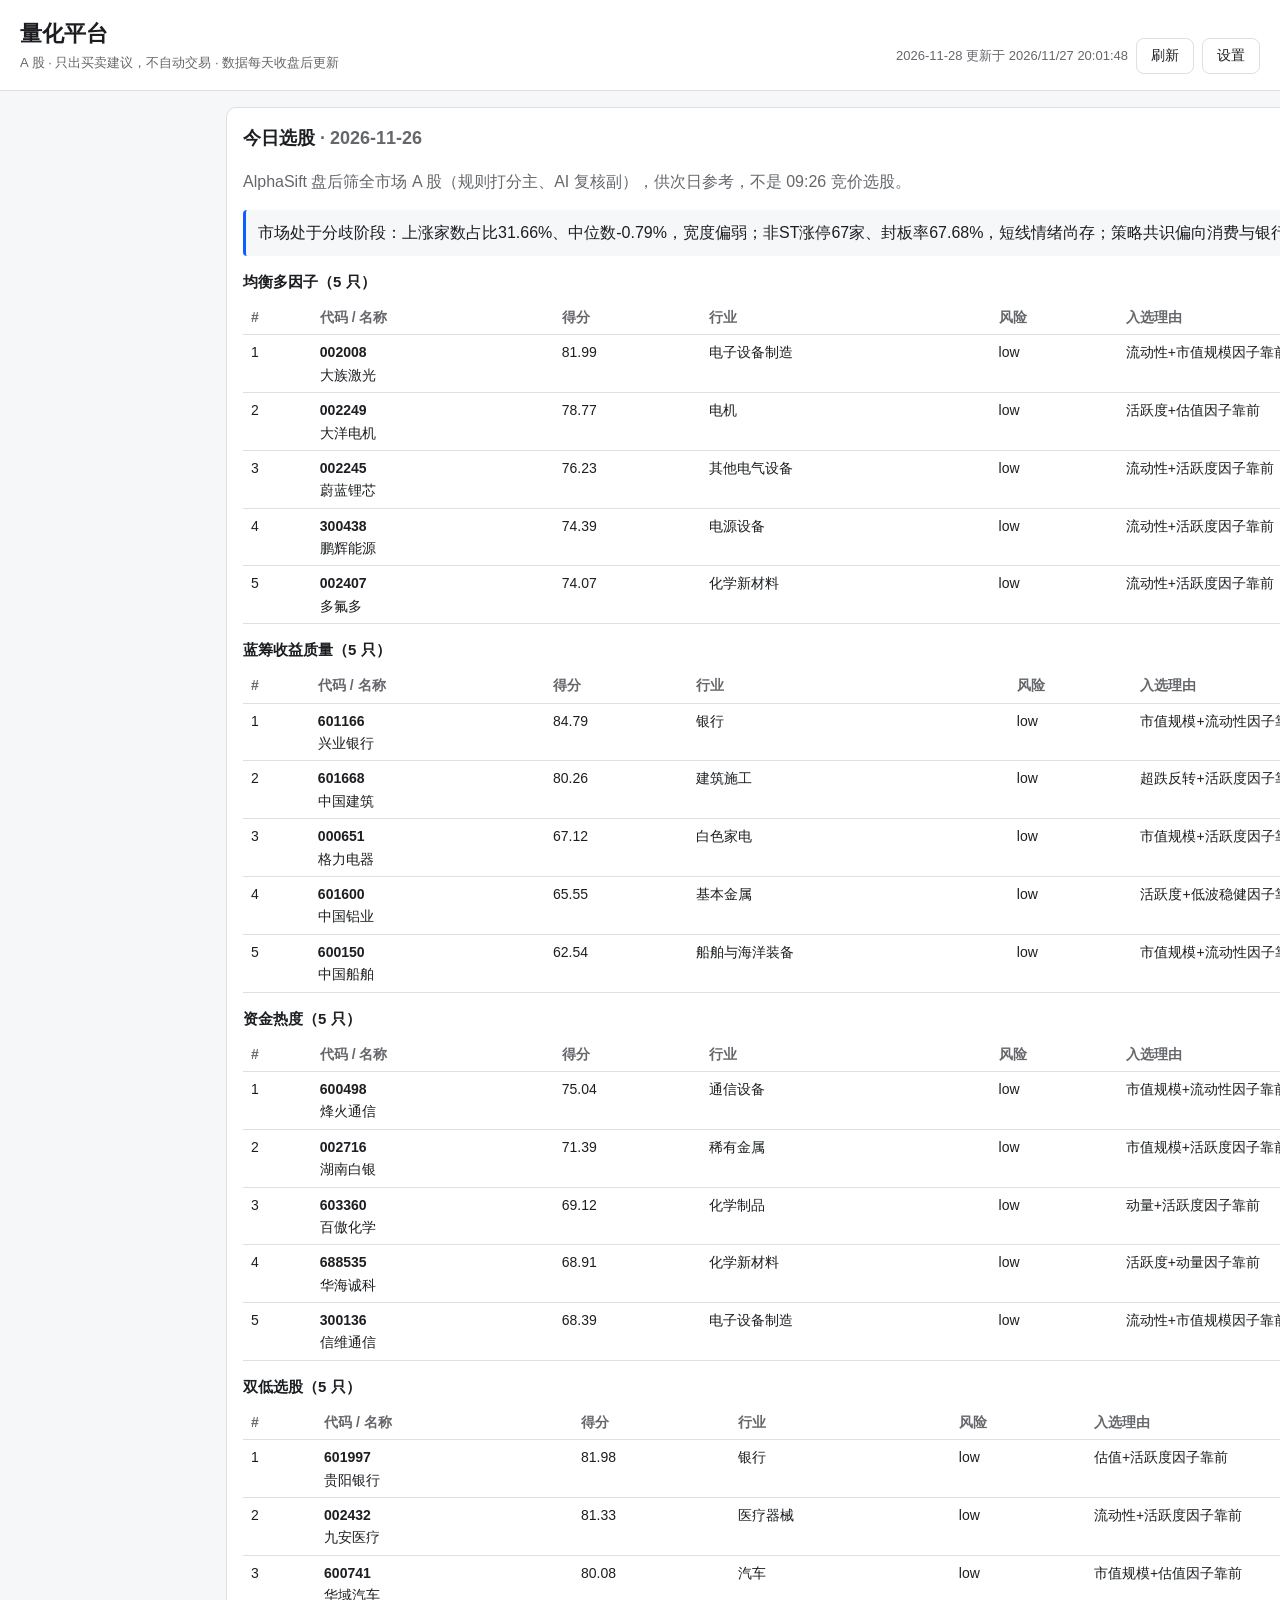
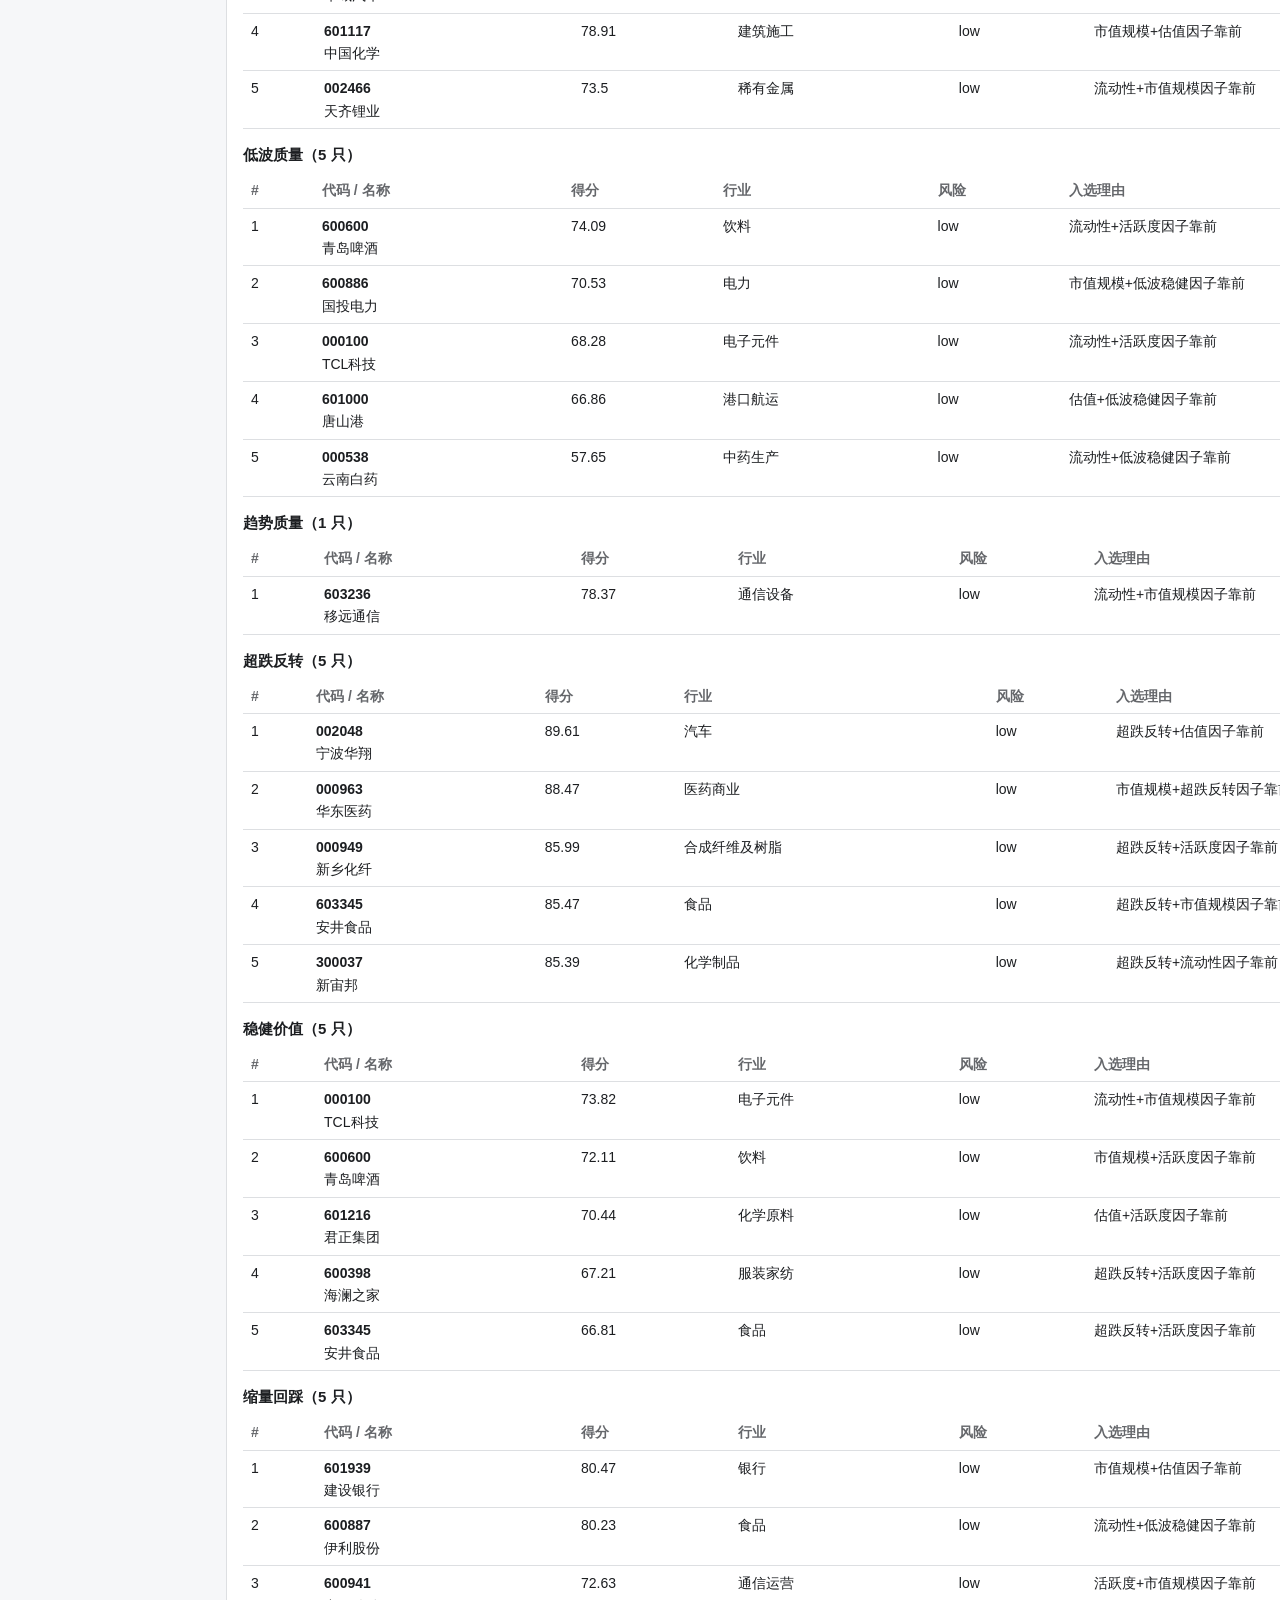
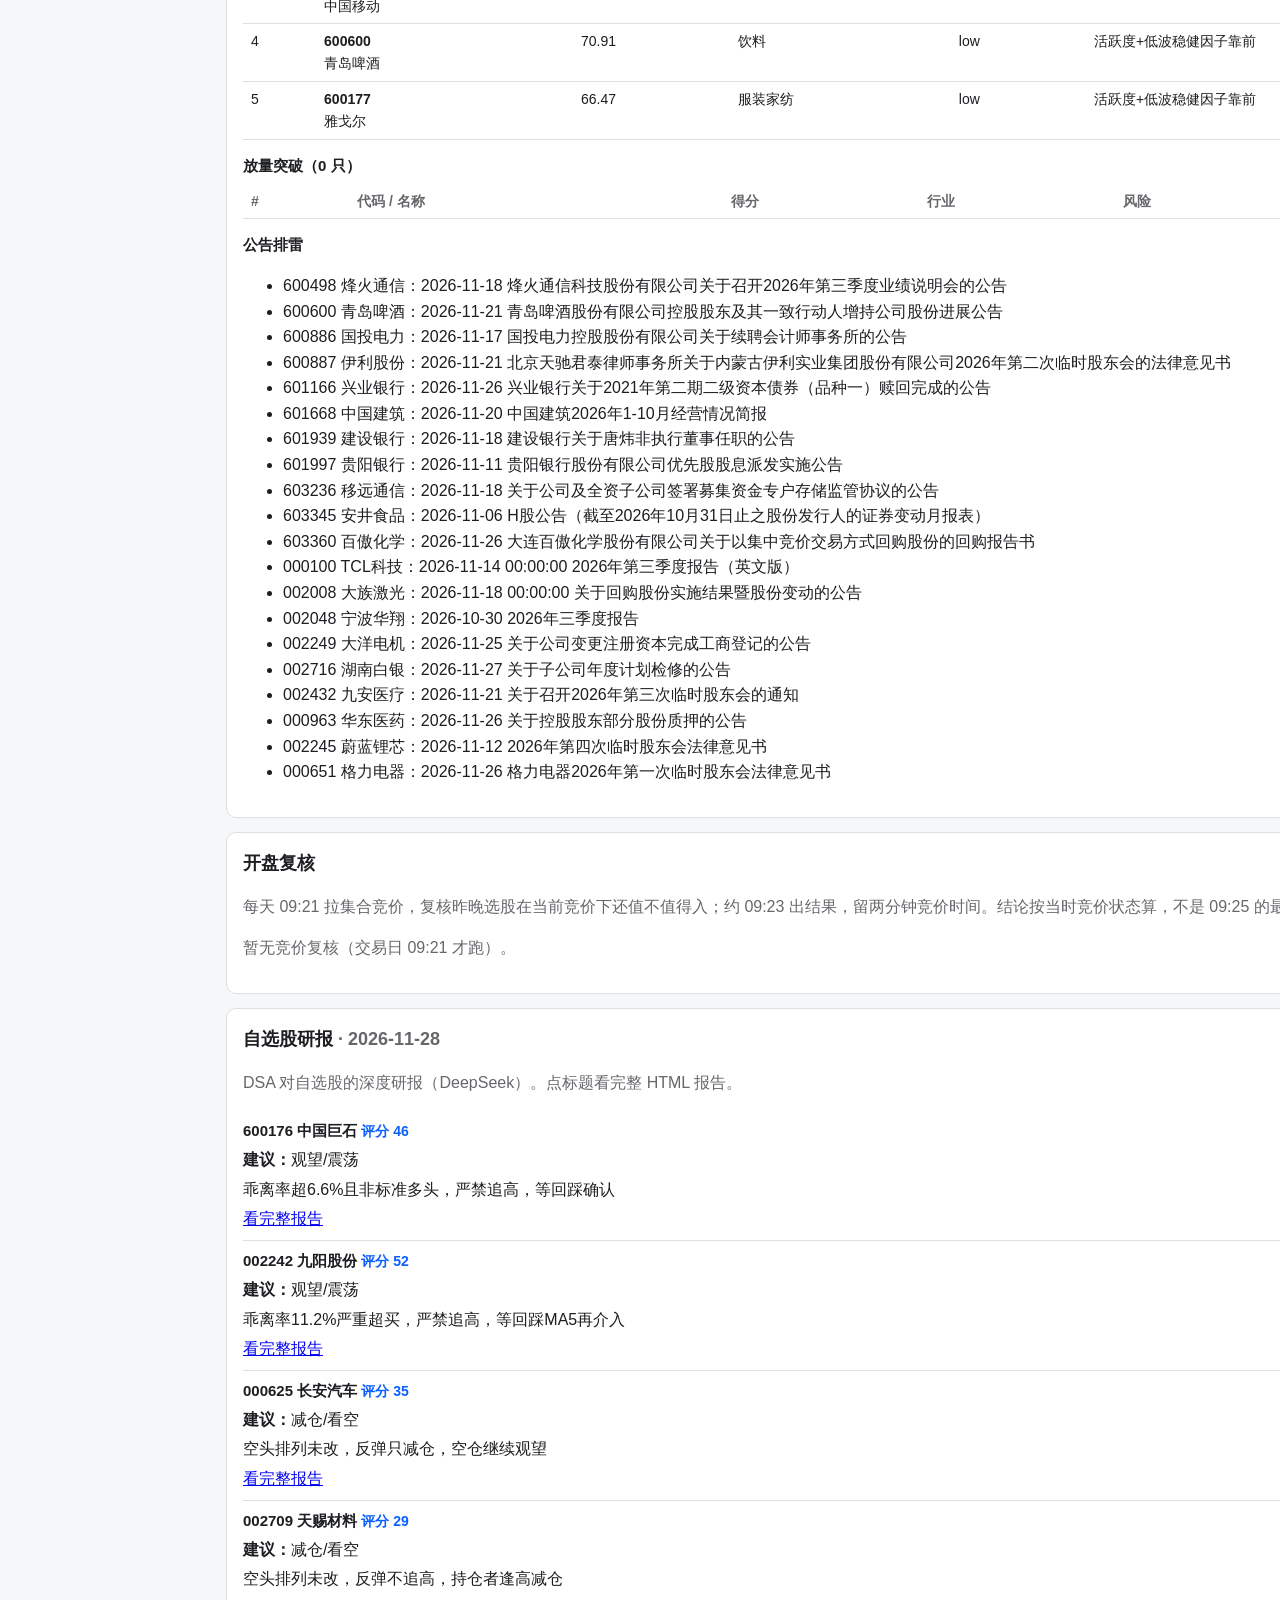
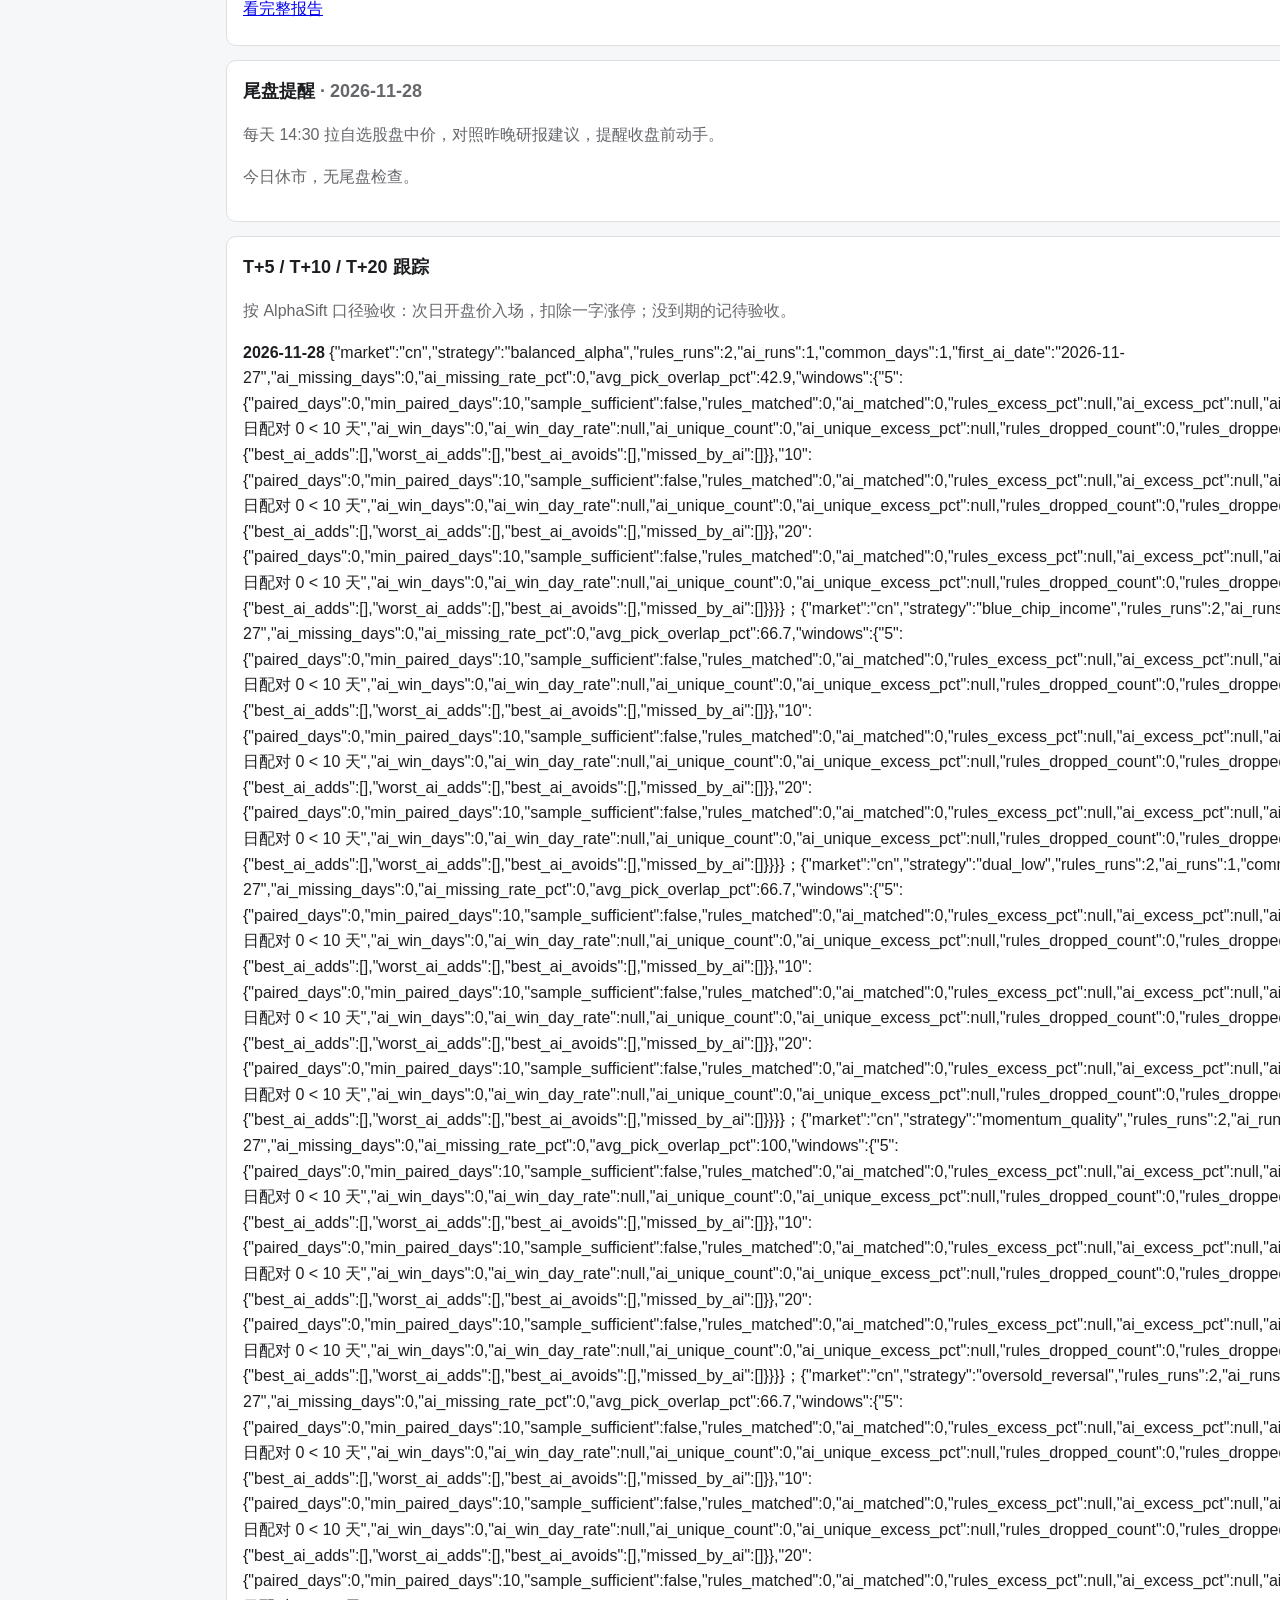
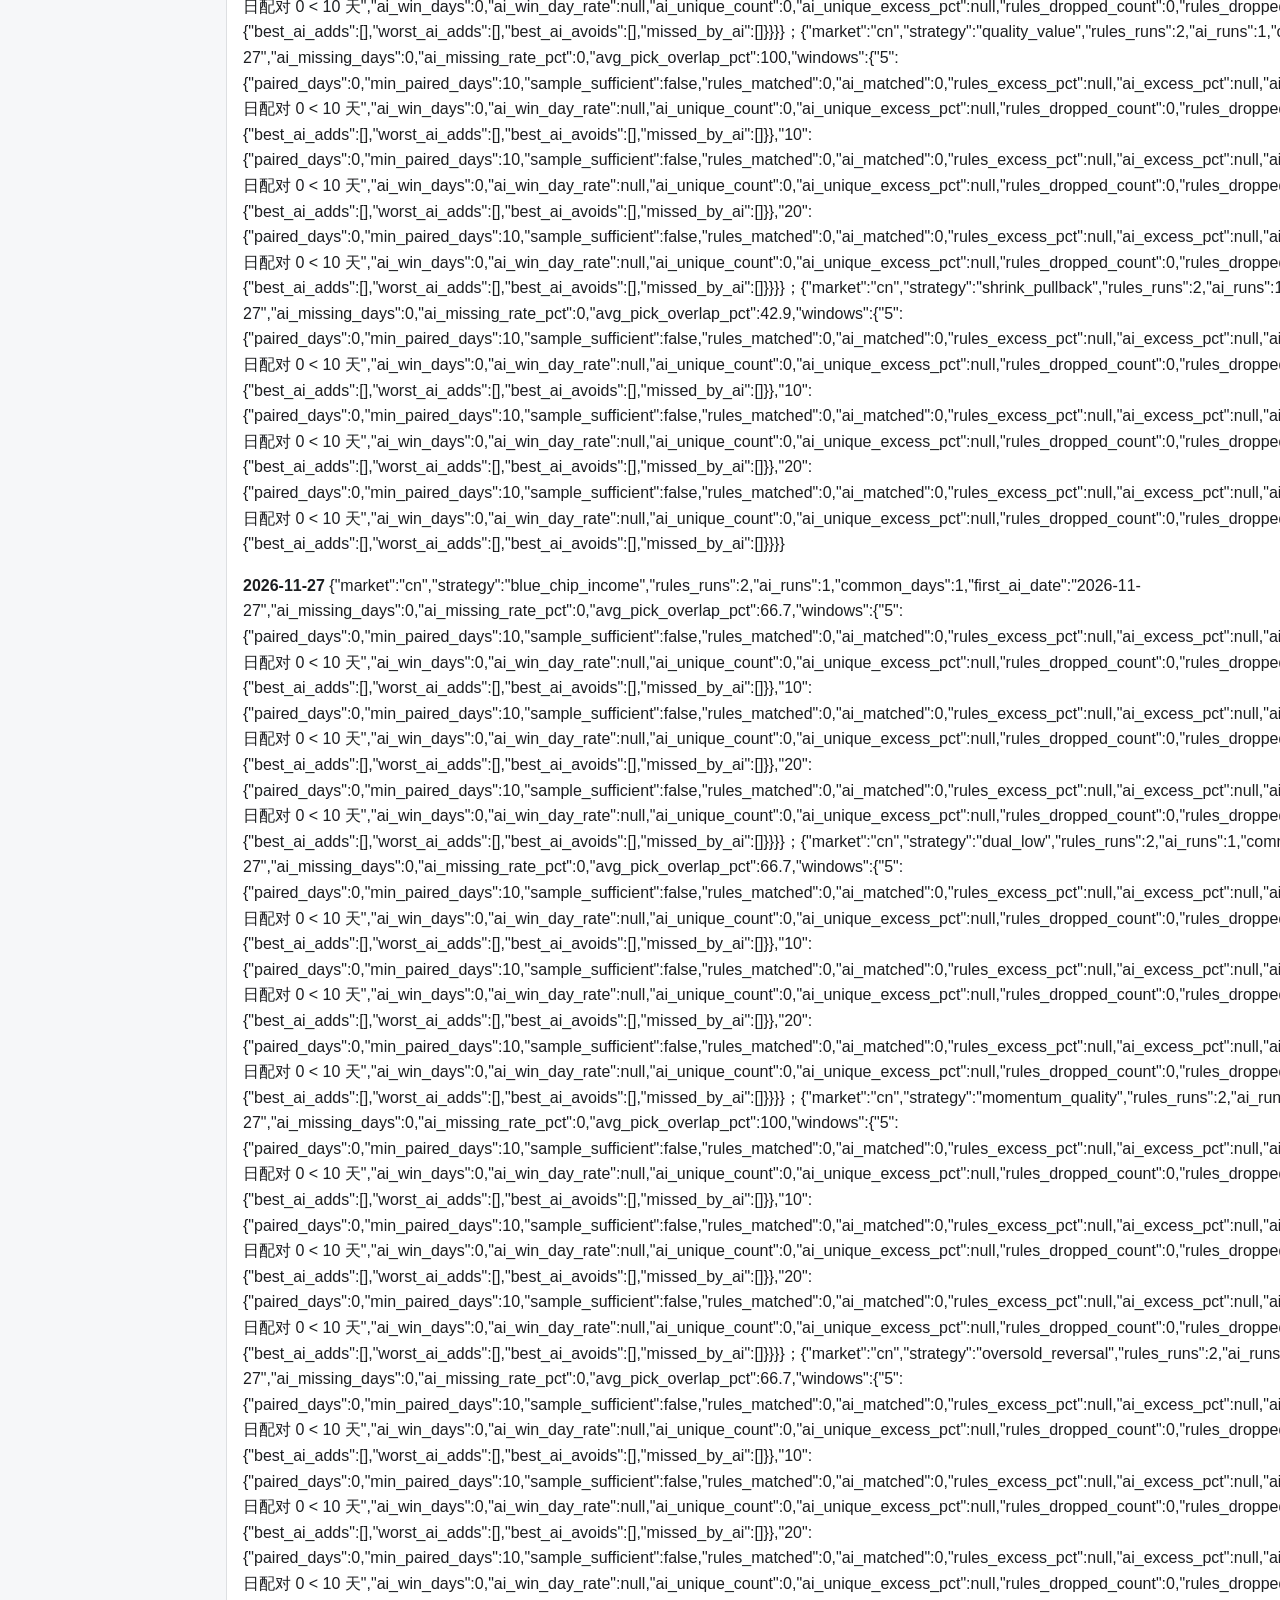
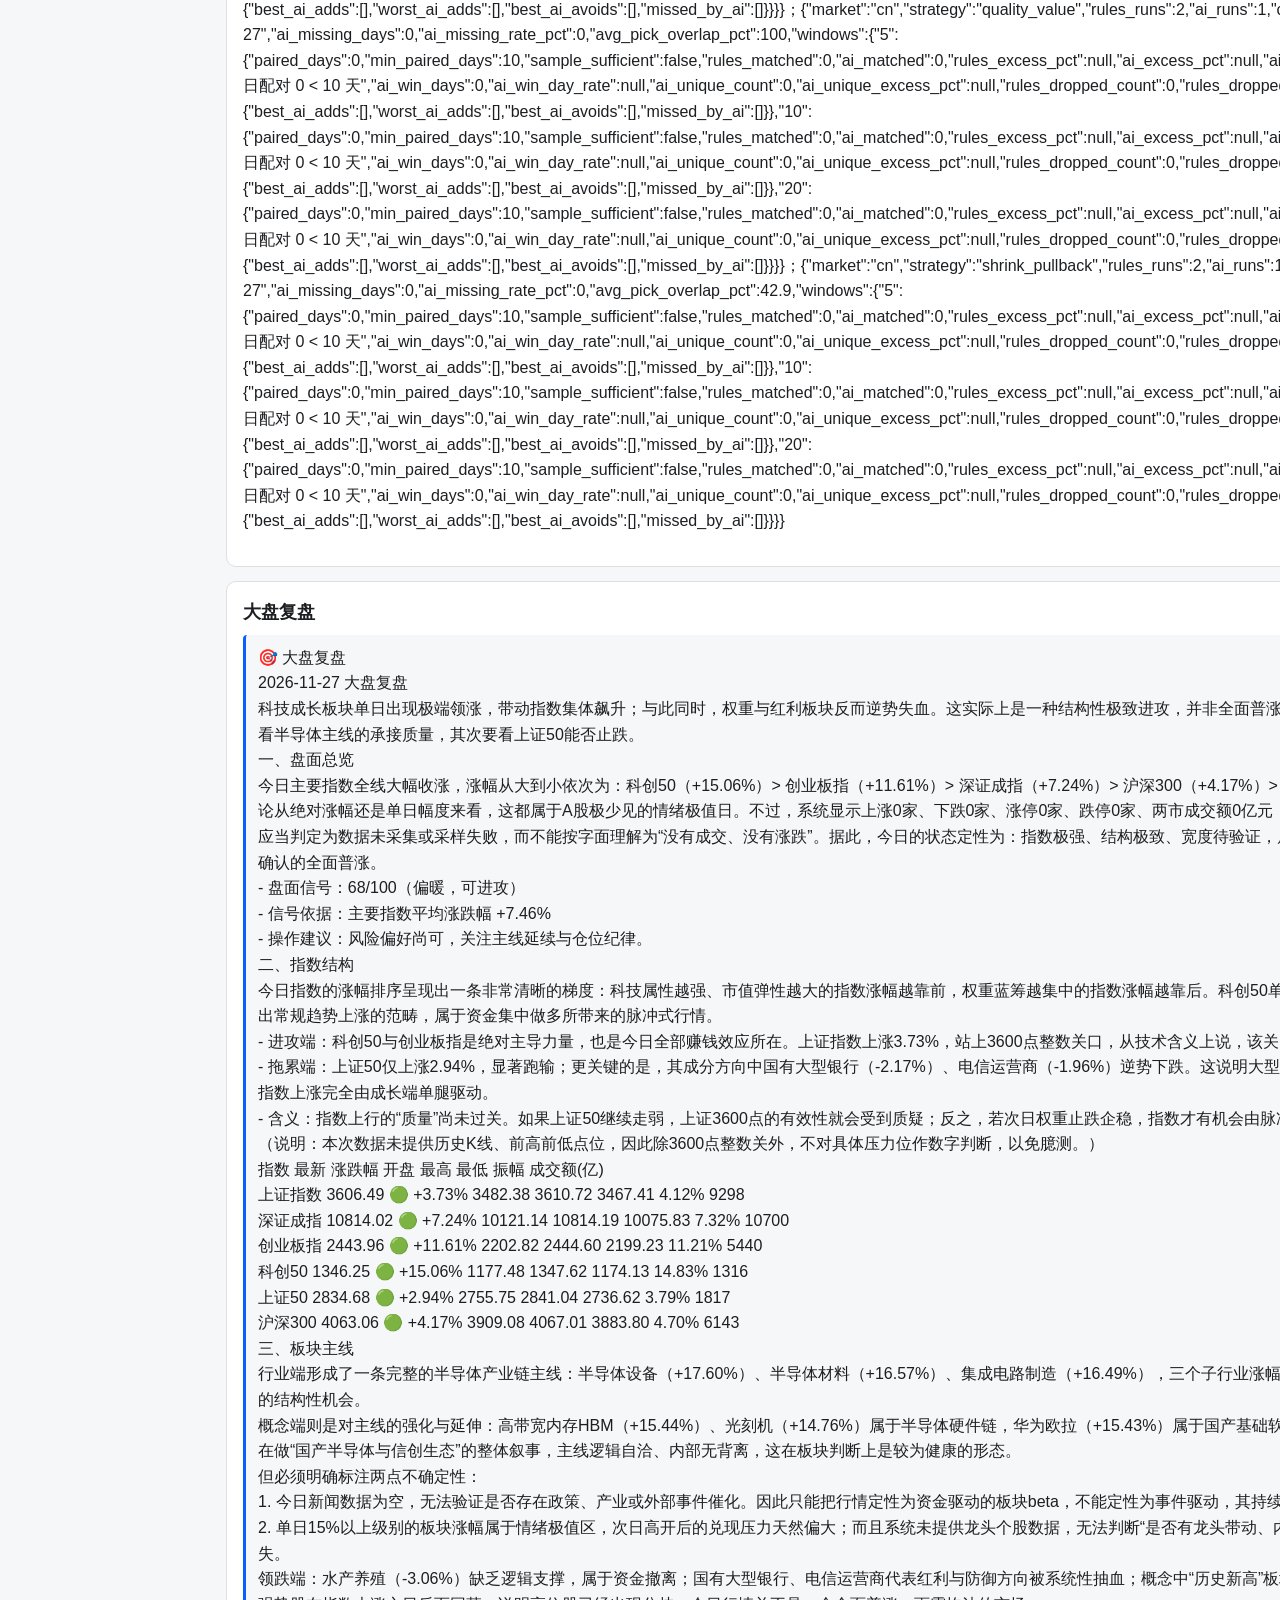
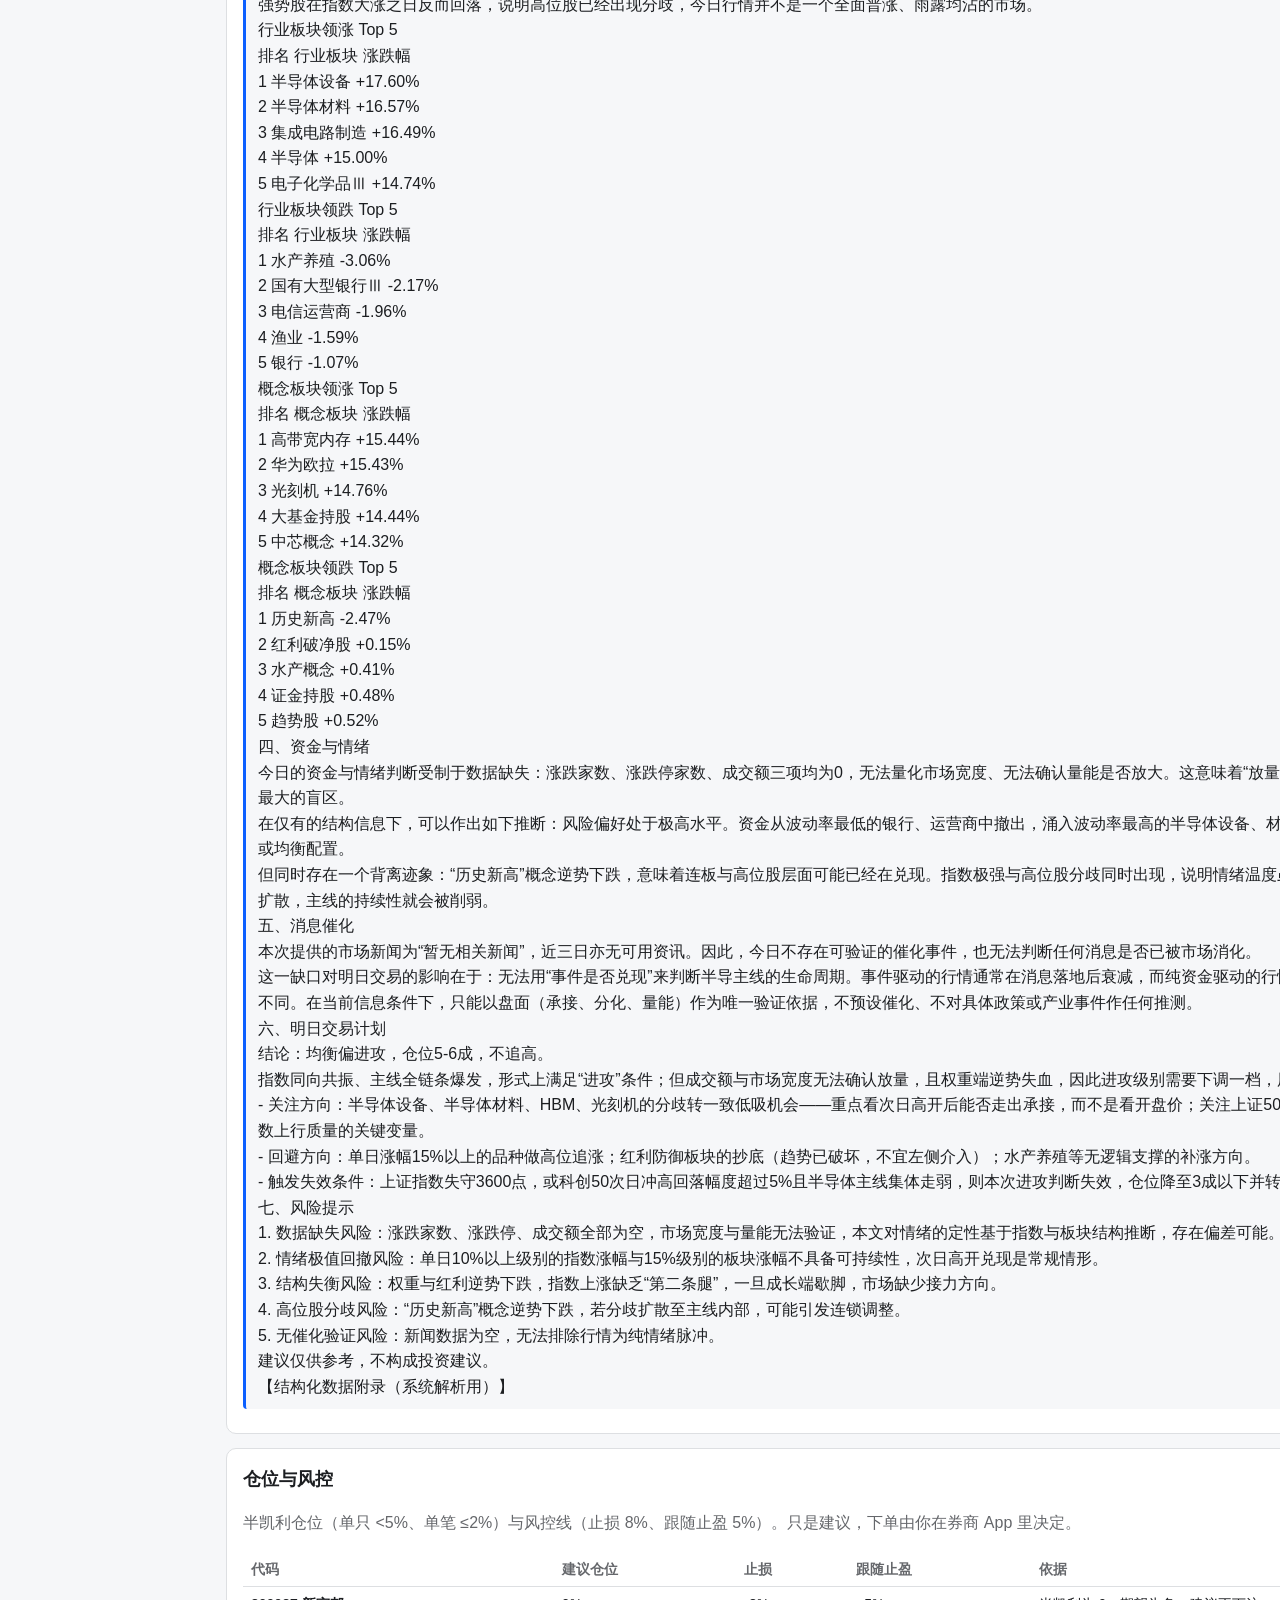
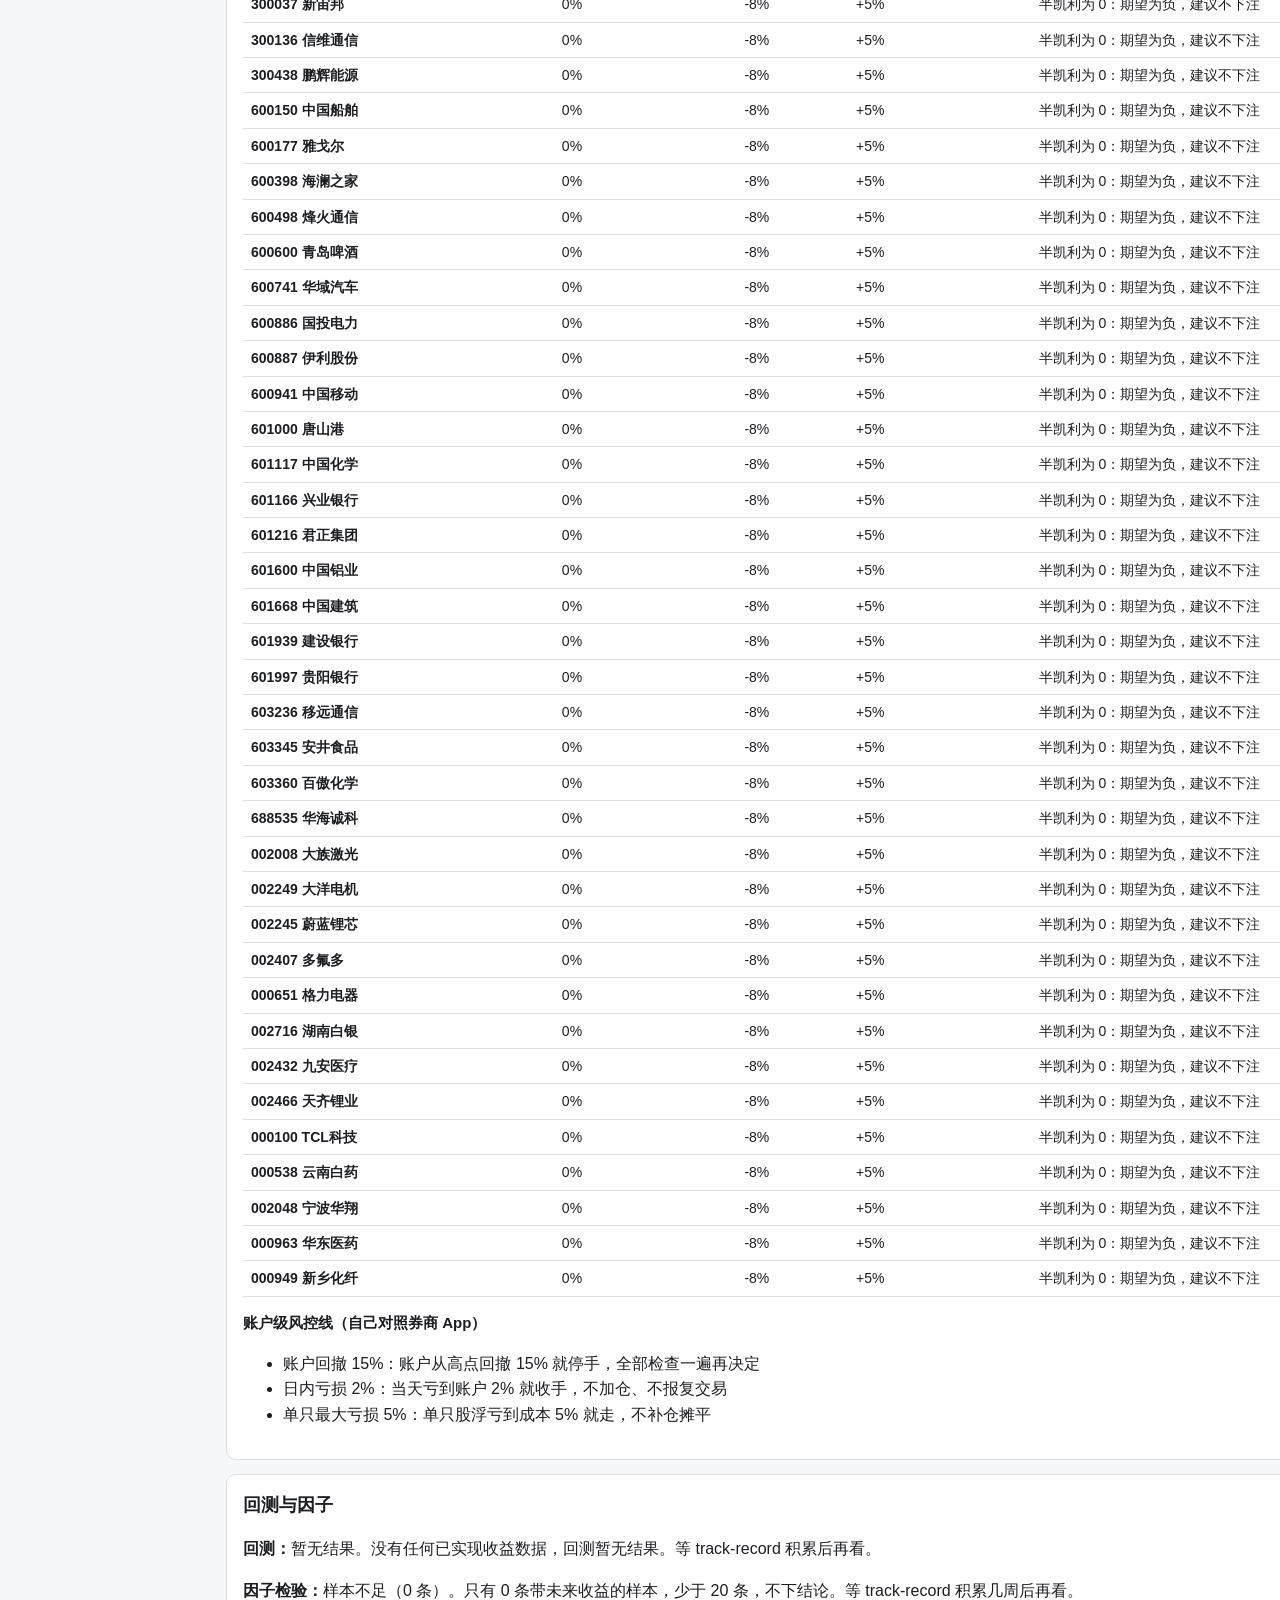
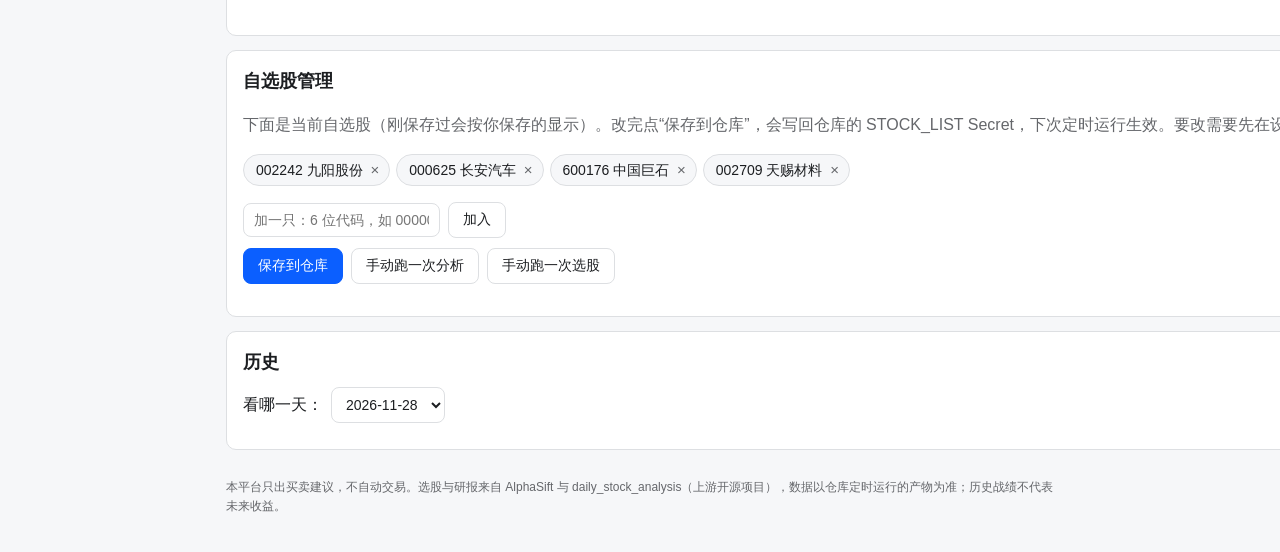
<file: docs/index.html>
<!DOCTYPE html>
<html lang="zh-CN">
<head>
<meta charset="utf-8">
<meta name="viewport" content="width=device-width, initial-scale=1">
<title>量化平台 · 每日选股与研报</title>
<link rel="stylesheet" href="style.css">
</head>
<body>
<header class="top">
  <div>
    <h1>量化平台</h1>
    <p class="sub">A 股 · 只出买卖建议，不自动交易 · 数据每天收盘后更新</p>
  </div>
  <div class="top-right">
    <span id="data-status" class="status">加载中…</span>
    <button id="btn-refresh" type="button">刷新</button>
    <button id="btn-settings" type="button">设置</button>
  </div>
</header>

<div id="sample-banner" class="banner" hidden>当前是示例数据：仓库还没跑过一次，跑完第一次定时任务后这里会显示真实数据。</div>
<div id="error-banner" class="banner error" hidden></div>

<main>
  <section class="card" id="sec-picks">
    <h2>今日选股 <span class="muted" id="picks-date"></span></h2>
    <p class="muted" id="picks-note">AlphaSift 盘后筛全市场 A 股（规则打分主、AI 复核副），供次日参考，不是 09:26 竞价选股。</p>
    <div id="ai-brief" class="brief" hidden></div>
    <div id="picks-list"></div>
    <div id="announcement-risks" hidden>
      <h3>公告排雷</h3>
      <ul id="risks-list"></ul>
    </div>
  </section>

  <section class="card" id="sec-auction">
    <h2>开盘复核 <span class="muted" id="auction-date"></span></h2>
    <p class="muted">每天 09:21 拉集合竞价，复核昨晚选股在当前竞价下还值不值得入；约 09:23 出结果，留两分钟竞价时间。结论按当时竞价状态算，不是 09:25 的最终开盘价。</p>
    <div id="auction-box"></div>
  </section>

  <section class="card" id="sec-reports">
    <h2>自选股研报 <span class="muted" id="reports-date"></span></h2>
    <p class="muted">DSA 对自选股的深度研报（DeepSeek）。点标题看完整 HTML 报告。</p>
    <div id="reports-list"></div>
  </section>

  <section class="card" id="sec-intraday">
    <h2>尾盘提醒 <span class="muted" id="intraday-date"></span></h2>
    <p class="muted">每天 14:30 拉自选股盘中价，对照昨晚研报建议，提醒收盘前动手。</p>
    <div id="intraday-box"></div>
  </section>

  <section class="card" id="sec-track">
    <h2>T+5 / T+10 / T+20 跟踪</h2>
    <p class="muted">按 AlphaSift 口径验收：次日开盘价入场，扣除一字涨停；没到期的记待验收。</p>
    <div id="track-list"></div>
    <div id="strategy-stats"></div>
  </section>

  <section class="card" id="sec-market">
    <h2>大盘复盘</h2>
    <div id="market-review" class="brief">暂无</div>
  </section>

  <section class="card" id="sec-position">
    <h2>仓位与风控</h2>
    <p class="muted">半凯利仓位（单只 &lt;5%、单笔 ≤2%）与风控线（止损 8%、跟随止盈 5%）。只是建议，下单由你在券商 App 里决定。</p>
    <div id="position-list"></div>
    <div id="risk-checks"></div>
  </section>

  <section class="card" id="sec-backtest">
    <h2>回测与因子</h2>
    <div id="backtest-box"></div>
    <div id="factors-box"></div>
  </section>

  <section class="card" id="sec-watchlist">
    <h2>自选股管理</h2>
    <p class="muted">下面是当前自选股（刚保存过会按你保存的显示）。改完点“保存到仓库”，会写回仓库的 STOCK_LIST Secret，下次定时运行生效。要改需要先在设置里贴 GitHub 令牌（只存在你自己浏览器里）。</p>
    <div id="watchlist-list"></div>
    <div class="row">
      <input id="new-code" type="text" inputmode="numeric" placeholder="加一只：6 位代码，如 000001" maxlength="6">
      <button id="btn-add-code" type="button">加入</button>
    </div>
    <div class="row">
      <button id="btn-save-watchlist" type="button" class="primary">保存到仓库</button>
      <button id="btn-run-analysis" type="button">手动跑一次分析</button>
      <button id="btn-run-picks" type="button">手动跑一次选股</button>
    </div>
    <p id="watchlist-msg" class="muted"></p>
  </section>

  <section class="card" id="sec-history">
    <h2>历史</h2>
    <div class="row">
      <label for="history-select">看哪一天：</label>
      <select id="history-select"></select>
    </div>
  </section>
</main>

<dialog id="settings-dialog">
  <form method="dialog">
    <h2>设置</h2>
    <label>仓库 owner
      <input id="set-owner" type="text" value="HePazz">
    </label>
    <label>仓库名
      <input id="set-repo" type="text" value="quant-platform">
    </label>
    <label>GitHub 令牌（PAT）
      <input id="set-pat" type="password" placeholder="只存在你自己浏览器里，不会发到别处">
    </label>
    <p class="muted small">
      令牌用来改自选股和手动触发运行。建法：GitHub → 头像 → Settings →
      最底下 Developer settings → Personal access tokens → Tokens (classic) →
      Generate new token (classic)，Note 填 quant-platform，Expiration 选 No expiration，
      勾选 repo，点 Generate。令牌只显示一次，复制后贴在这里。
      没有令牌也能看数据，只是不能改自选股、不能手动触发。
    </p>
    <p id="settings-msg" class="muted"></p>
    <div class="row">
      <button id="btn-test-pat" type="button">测试令牌</button>
      <button id="btn-clear-pat" type="button">清除令牌</button>
      <button id="btn-save-settings" type="button" class="primary">保存设置</button>
      <button id="btn-close-settings" type="button">关闭</button>
    </div>
  </form>
</dialog>

<footer class="foot">
  <p class="muted small">本平台只出买卖建议，不自动交易。选股与研报来自 AlphaSift 与 daily_stock_analysis（上游开源项目），数据以仓库定时运行的产物为准；历史战绩不代表未来收益。</p>
</footer>

<script src="vendor/libsodium.js"></script>
<script src="vendor/libsodium-wrappers.min.js"></script>
<script src="app.js?v=5"></script>
</body>
</html>
</file>
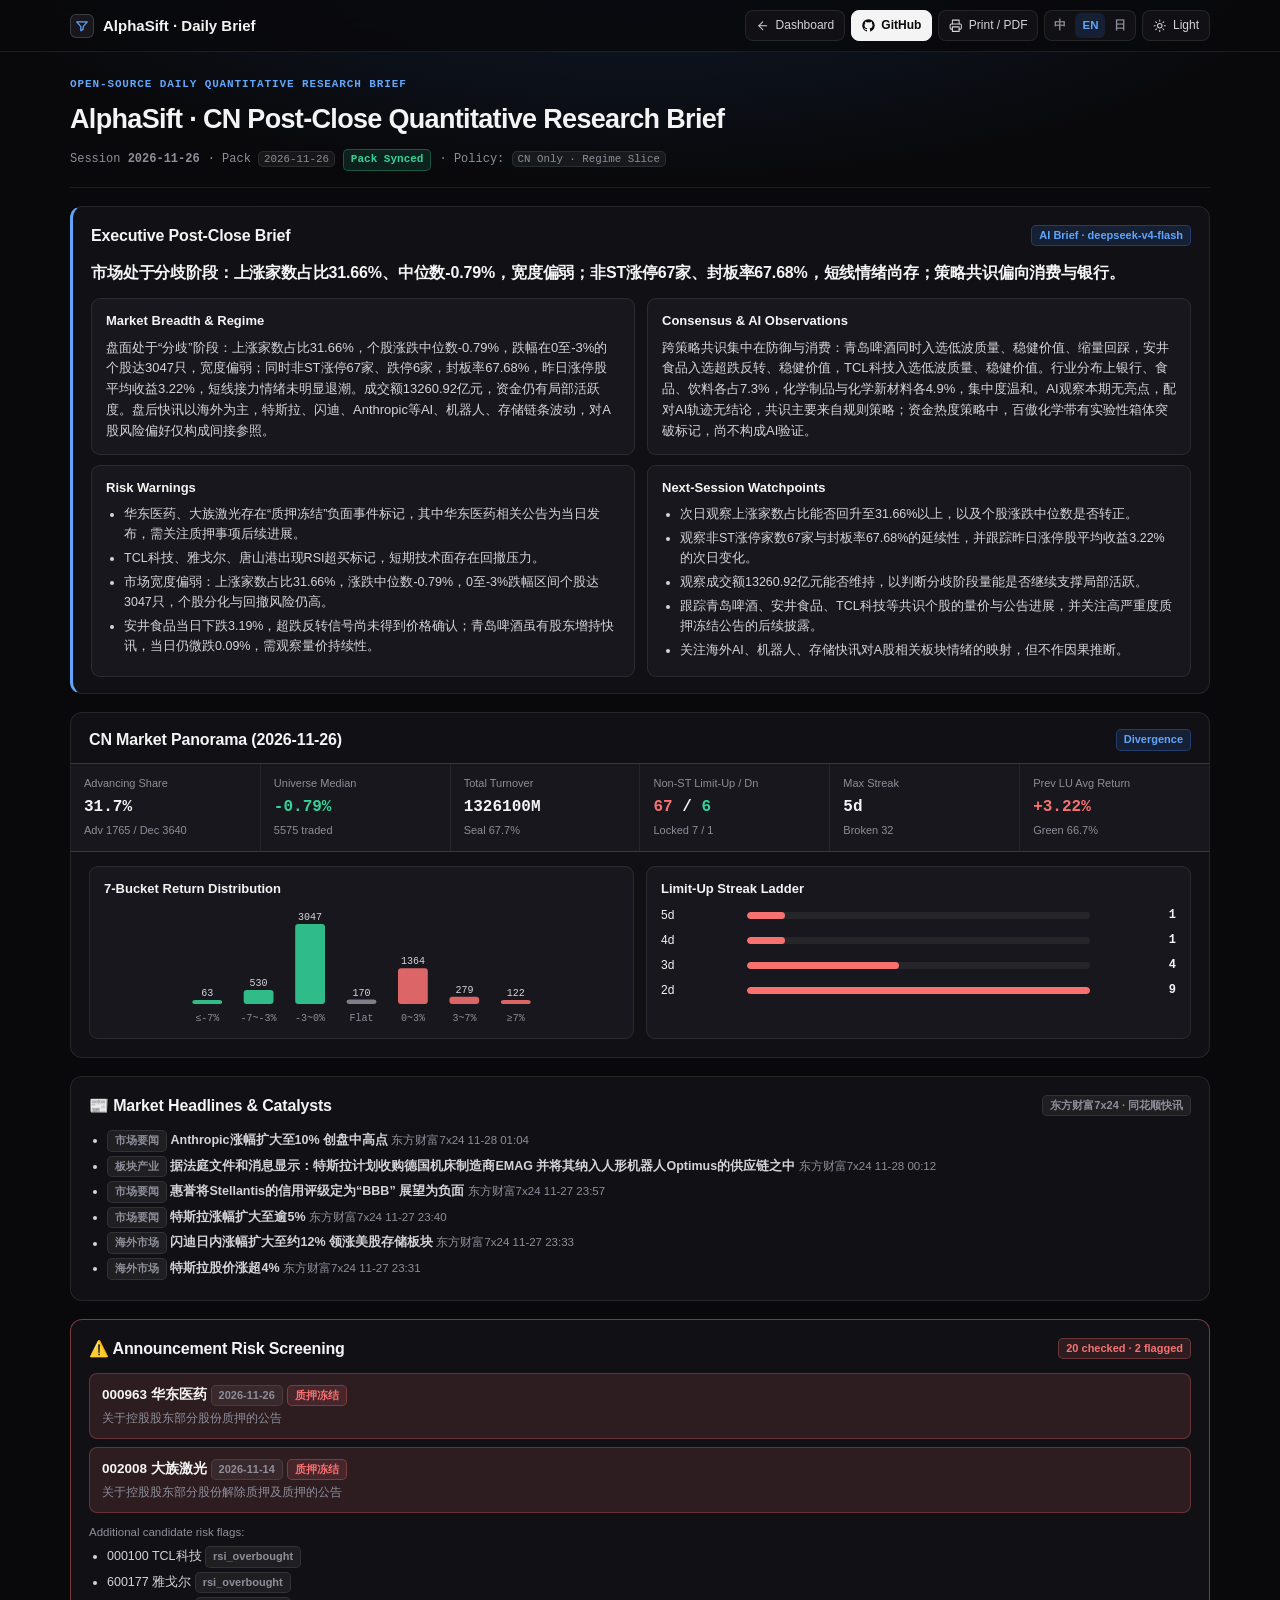
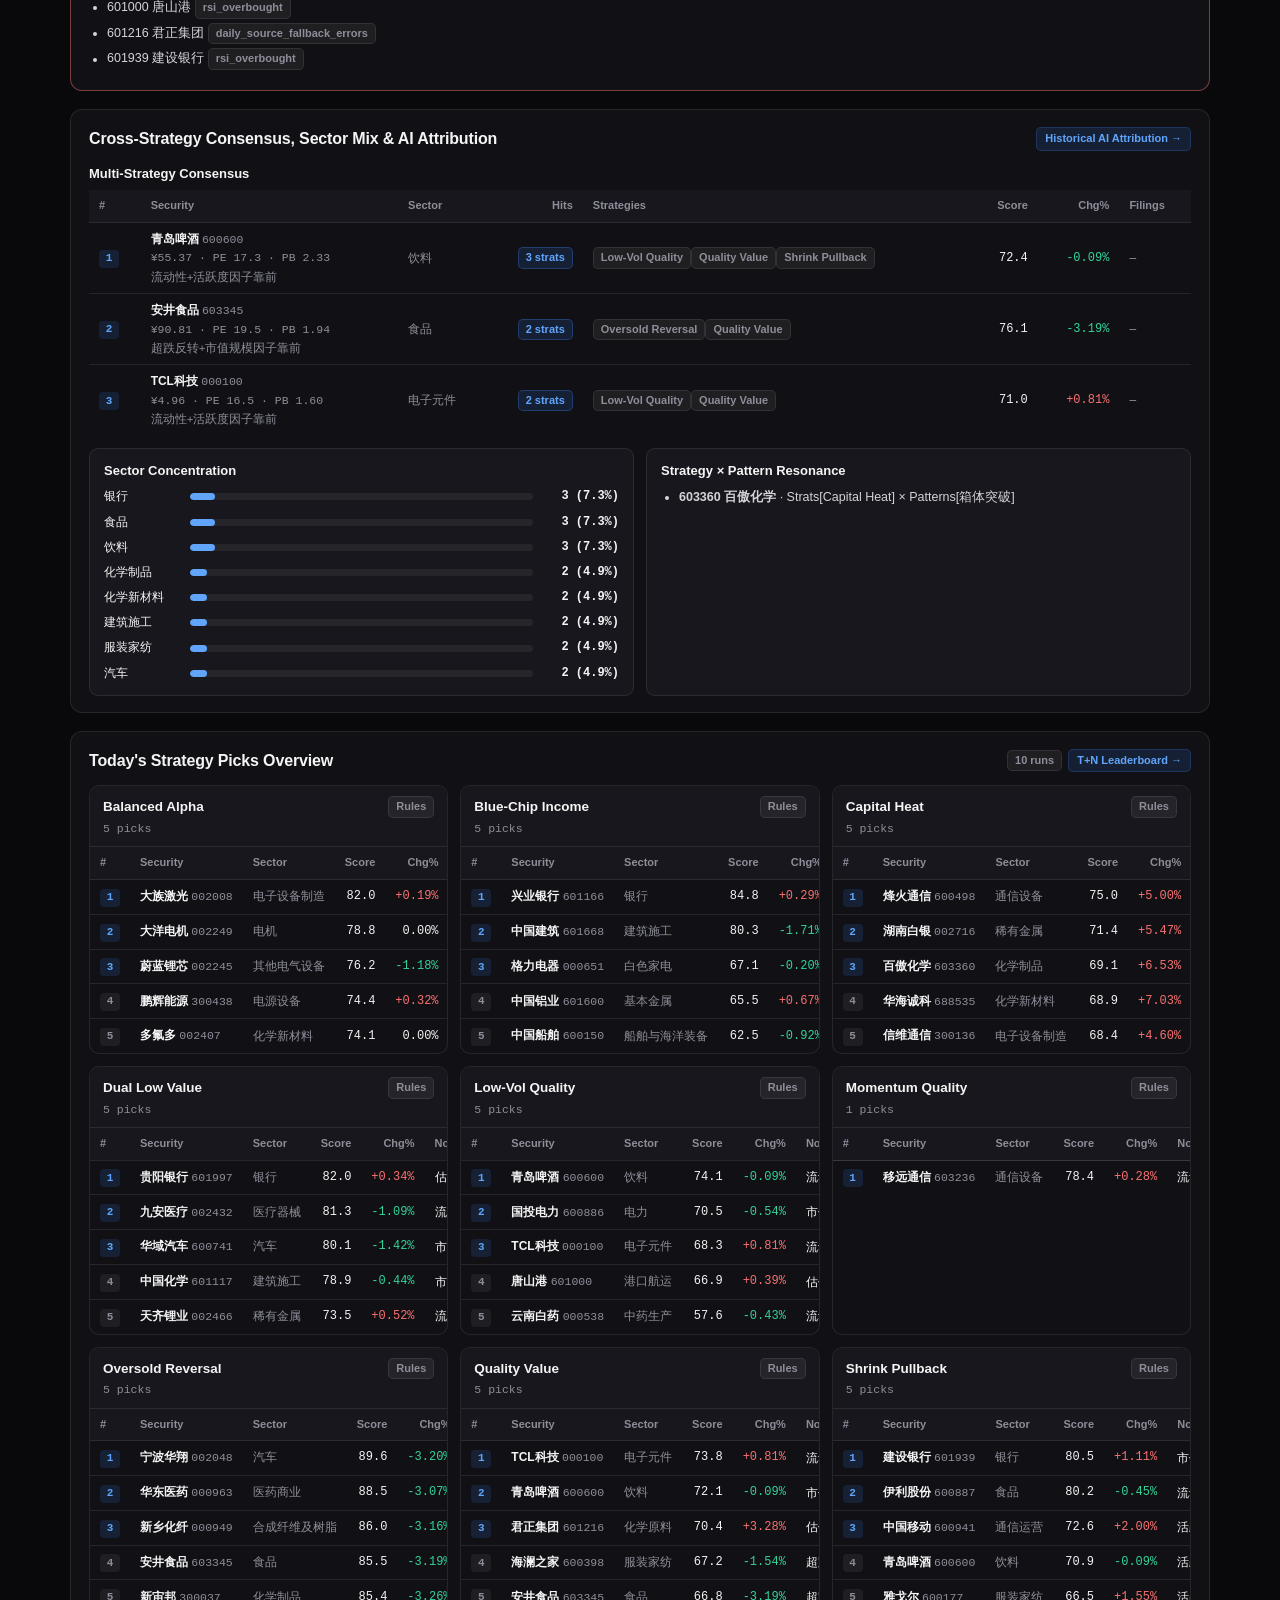
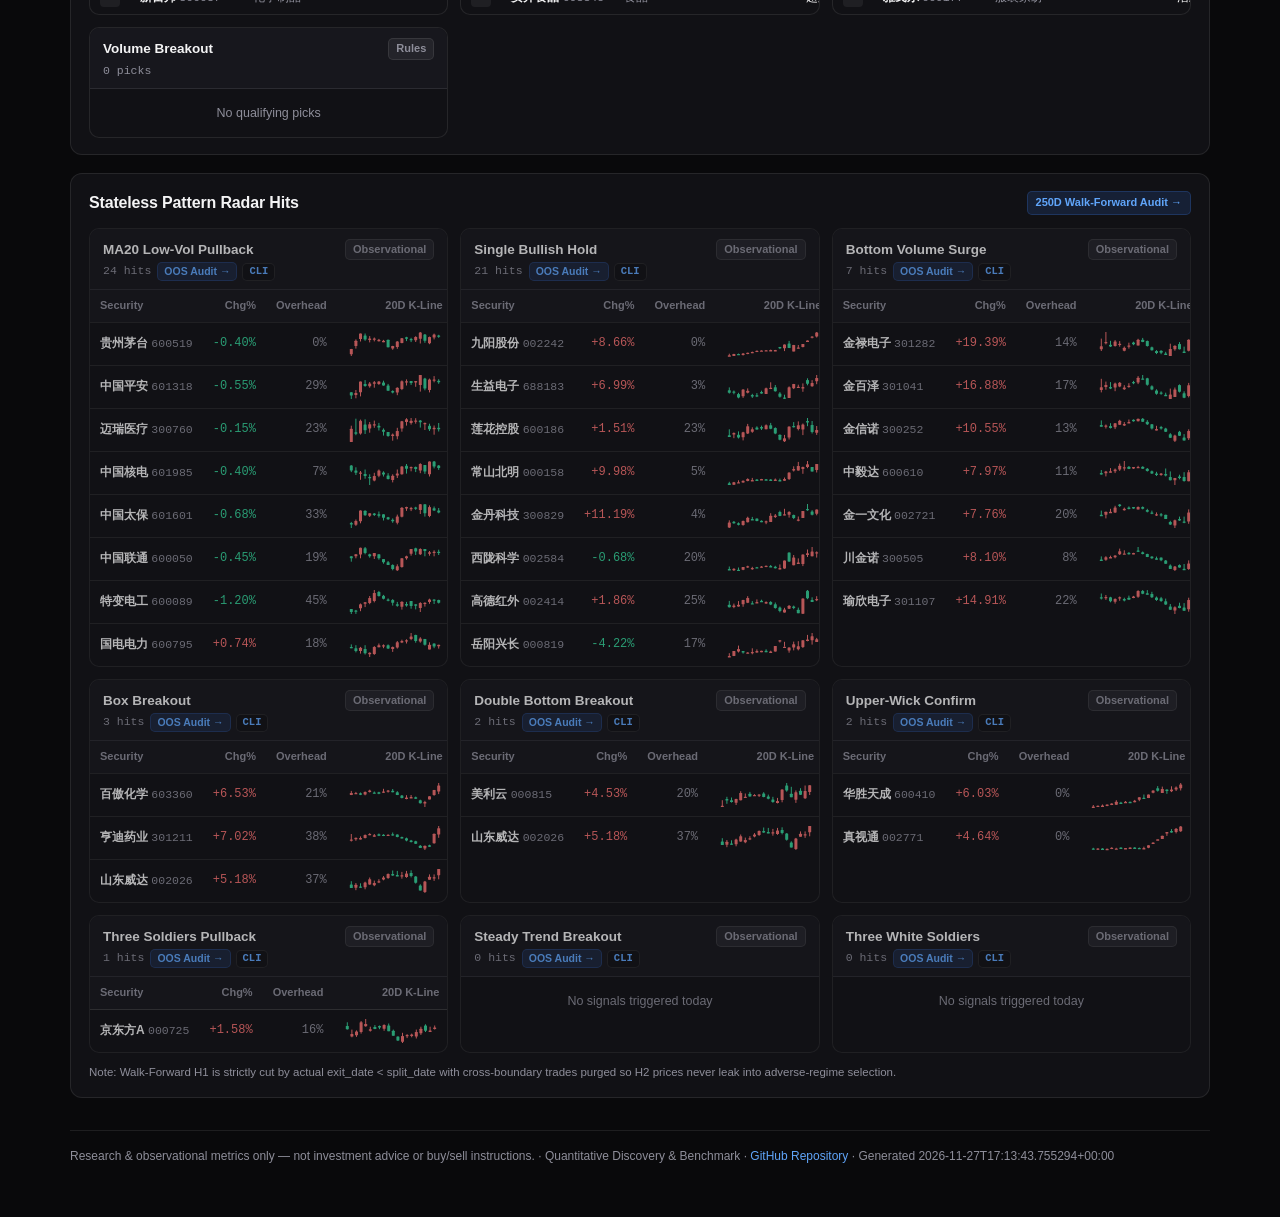
<file: docs/data/picks/2026-11-28/daily_report.html>
<!doctype html>
<html lang="zh-CN">
<head>
<meta charset="utf-8">
<meta name="viewport" content="width=device-width, initial-scale=1">
<link rel="icon" type="image/svg+xml" href="data:image/svg+xml,%3Csvg xmlns='http://www.w3.org/2000/svg' viewBox='0 0 32 32'%3E%3Crect width='32' height='32' rx='8' fill='%23090d16'/%3E%3Cpath d='M6 8h20l-7.5 8.8v6.6l-5 2.4V16.8L6 8z' fill='%233b82f6' fill-opacity='.25' stroke='%2360a5fa' stroke-width='2.2' stroke-linejoin='round'/%3E%3Ccircle cx='23' cy='23' r='2.5' fill='%2334d399'/%3E%3C/svg%3E">
<title>AlphaSift · A 股盘后投研日报 (2026-11-26)</title>
<style>
:root {
  --bg: #09090b; --surface: #111115; --sub: #17171d; --ink: #f4f4f5; --ink-2: #d4d4d8;
  --muted: #8e8e9a; --border: rgba(255,255,255,0.085); --border-strong: rgba(255,255,255,0.16);
  --glass: rgba(9,9,11,0.82); --accent: #3b82f6; --accent-hi: #60a5fa; --accent-soft: rgba(59,130,246,0.14);
  --up: #f87171; --up-soft: rgba(248,113,113,0.12);
  --down: #34d399; --down-soft: rgba(52,211,153,0.12);
  --warn: #fbbf24; --warn-soft: rgba(251,191,36,0.14); --chip: rgba(255,255,255,0.06);
  --font-sans: "Inter", -apple-system, BlinkMacSystemFont, "Segoe UI", "PingFang SC", "Microsoft YaHei", "Hiragino Kaku Gothic ProN", sans-serif;
  --font-mono: "JetBrains Mono", "SFMono-Regular", ui-monospace, Menlo, Consolas, monospace;
}
:root[data-theme="light"] {
  --bg: #fafafa; --surface: #ffffff; --sub: #f4f4f5; --ink: #09090b; --ink-2: #27272a;
  --muted: #52525b; --border: rgba(9,9,11,0.09); --border-strong: rgba(9,9,11,0.18);
  --glass: rgba(250,250,250,0.88); --accent: #1d4ed8; --accent-hi: #2563eb; --accent-soft: rgba(37,99,235,0.1);
  --up: #dc2626; --up-soft: rgba(220,38,38,0.09);
  --down: #059669; --down-soft: rgba(5,150,105,0.1);
  --warn: #b45309; --warn-soft: rgba(180,83,9,0.1); --chip: rgba(9,9,11,0.055);
}
* { box-sizing: border-box; }
body {
  margin: 0; background-color: var(--bg); color: var(--ink);
  background-image: radial-gradient(ellipse 75% 340px at 50% -60px, var(--accent-soft), transparent 72%);
  font: 13.5px/1.6 var(--font-sans); -webkit-font-smoothing: antialiased;
}
a { color: var(--accent-hi); text-decoration: none; }
a:hover { text-decoration: underline; }
code { font-family: var(--font-mono); font-size: 0.9em; background: var(--chip); padding: 1px 5px; border-radius: 5px; border: 1px solid var(--border); }
.topbar {
  position: sticky; top: 0; z-index: 40;
  background: var(--glass); border-bottom: 1px solid var(--border); backdrop-filter: blur(12px);
}
.topbar-inner {
  max-width: 1180px; margin: 0 auto; padding: 10px 20px;
  display: flex; flex-wrap: wrap; align-items: center; justify-content: space-between; gap: 12px;
}
.brand { display: inline-flex; align-items: center; gap: 9px; font-weight: 700; font-size: 15px; color: var(--ink); }
.brand-mark {
  width: 24px; height: 24px; border-radius: 6px; display: inline-flex; align-items: center; justify-content: center;
  background: var(--sub); border: 1px solid var(--border-strong); color: var(--accent-hi);
}
.actions { display: flex; flex-wrap: wrap; gap: 6px; align-items: center; }
.btn-link, .theme-btn, .github-btn {
  display: inline-flex; align-items: center; gap: 6px;
  border: 1px solid var(--border); background: var(--surface); color: var(--ink-2);
  border-radius: 8px; padding: 5px 10px; font: inherit; font-size: 12px; font-weight: 500; cursor: pointer; text-decoration: none;
}
.btn-link:hover, .theme-btn:hover { border-color: var(--border-strong); color: var(--ink); text-decoration: none; }
.github-btn { background: var(--ink); color: var(--bg); border-color: var(--ink); font-weight: 600; }
.github-btn:hover { opacity: 0.9; text-decoration: none; color: var(--bg); }

.lang-switch {
  display: inline-flex; align-items: center;
  border: 1px solid var(--border); background: var(--surface); border-radius: 8px; padding: 2px; gap: 2px;
}
.lang-switch button {
  border: 0; background: transparent; color: var(--muted);
  padding: 3px 7px; border-radius: 6px; font: inherit; font-size: 11.5px; font-weight: 600; cursor: pointer;
}
.lang-switch button:hover { color: var(--ink); background: var(--chip); }
.lang-switch button[aria-pressed="true"] { background: var(--accent-soft); color: var(--accent-hi); }

main { max-width: 1180px; margin: 0 auto; padding: 24px 20px 60px; }
.rpt-header {
  padding-bottom: 16px; border-bottom: 1px solid var(--border);
}
.rpt-header h1 { margin: 4px 0 8px; font-size: clamp(21px, 2.5vw, 27px); letter-spacing: -0.025em; }
.eyebrow { font-family: var(--font-mono); font-size: 11px; font-weight: 600; letter-spacing: 0.08em; color: var(--accent-hi); }
.meta-row { display: flex; flex-wrap: wrap; gap: 8px; align-items: center; font-size: 12px; color: var(--muted); font-family: var(--font-mono); }

.panel {
  background: var(--surface); border: 1px solid var(--border); border-radius: 12px;
  padding: 16px 18px; margin-top: 18px;
}
.panel.alert-hot { border-color: rgba(248,113,113,0.45); }
.brief-box { border-left: 3px solid var(--accent-hi); }
.brief-headline { font-size: 16px; font-weight: 700; margin: 4px 0 12px; color: var(--ink); letter-spacing: -0.01em; }
.sec-head { display: flex; justify-content: space-between; align-items: center; gap: 8px; margin-bottom: 12px; flex-wrap: wrap; }
.sec-head h2 { margin: 0; font-size: 16px; font-weight: 700; letter-spacing: -0.01em; }
.subhead { margin: 0 0 6px; font-size: 13px; font-weight: 700; color: var(--ink); }
.sub-panel { background: var(--sub); border: 1px solid var(--border); border-radius: 9px; padding: 12px 14px; }
.grid { display: grid; grid-template-columns: repeat(auto-fill, minmax(340px, 1fr)); gap: 12px; }
.two-col { grid-template-columns: repeat(auto-fit, minmax(300px, 1fr)); }
.card {
  background: var(--surface); border: 1px solid var(--border); border-radius: 10px; overflow: hidden; break-inside: avoid;
}
.card-top { padding: 10px 13px 8px; border-bottom: 1px solid var(--border); background: var(--sub); }
.card h3 { margin: 0; font-size: 13.5px; display: flex; justify-content: space-between; align-items: center; gap: 8px; }
.card .sub { font-size: 11.5px; color: var(--muted); margin-top: 2px; font-family: var(--font-mono); }
.muted-card { opacity: 0.72; }

.kpi-strip {
  display: grid; grid-template-columns: repeat(6, minmax(0, 1fr)); gap: 1px;
  background: var(--border); border-top: 1px solid var(--border); border-bottom: 1px solid var(--border);
}
.kpi-cell { background: var(--sub); padding: 11px 13px; }
.kpi-cell .lbl { font-size: 11px; color: var(--muted); }
.kpi-cell .val { font-size: 16px; font-weight: 700; margin-top: 2px; font-variant-numeric: tabular-nums; font-family: var(--font-mono); }
.kpi-cell .sub { font-size: 11px; color: var(--muted); margin-top: 2px; }
@media (max-width: 960px) { .kpi-strip { grid-template-columns: repeat(3, minmax(0, 1fr)); } }
@media (max-width: 600px) { .kpi-strip { grid-template-columns: repeat(2, minmax(0, 1fr)); } }

.badge {
  display: inline-block; padding: 1px 7px; border-radius: 5px; font-size: 11px; font-weight: 600;
  background: var(--chip); color: var(--muted); border: 1px solid var(--border); vertical-align: middle;
}
.badge.ai, .badge.accent { color: var(--accent-hi); background: var(--accent-soft); border-color: rgba(59,130,246,0.3); }
.badge.active, .badge.ok { color: var(--down); background: var(--down-soft); border-color: rgba(52,211,153,0.3); }
.badge.bad { color: var(--up); background: var(--up-soft); border-color: rgba(248,113,113,0.3); }
.badge.warn { color: var(--warn); background: var(--warn-soft); border-color: rgba(251,191,36,0.3); }
.dash-link {
  display: inline-flex; align-items: center; gap: 3px; font-size: 11px; font-weight: 600;
  color: var(--accent-hi); padding: 2px 8px; border-radius: 5px;
  background: var(--accent-soft); border: 1px solid rgba(59,130,246,0.22);
  text-decoration: none; white-space: nowrap; font-family: var(--font-sans);
}
.dash-link:hover { background: rgba(59,130,246,0.22); text-decoration: none; }
.card .sub .dash-link { margin-left: 6px; padding: 0 6px; font-size: 10.5px; vertical-align: middle; }
.wf-low { opacity: 0.72; }
.tag-low {
  display: inline-block; margin-left: 4px; padding: 0 4px; border-radius: 4px;
  font-size: 10px; font-weight: 600; font-family: var(--font-mono);
  color: var(--warn); background: var(--warn-soft); border: 1px solid rgba(251,191,36,0.3);
  vertical-align: middle;
}
.wf-cli-btn {
  display: inline-flex; align-items: center; margin-left: 5px; padding: 0 6px;
  border-radius: 5px; border: 1px solid var(--border); background: var(--surface);
  color: var(--accent-hi); font-family: var(--font-mono); font-size: 10.5px; font-weight: 600;
  cursor: pointer; vertical-align: middle; line-height: 1.5;
}
.wf-cli-btn:hover { border-color: var(--accent-hi); background: var(--accent-soft); }
.wf-cli-btn.copied { border-color: var(--down); color: var(--down); background: var(--down-soft); }
section[id], #ai-rebalance, .card[id] { scroll-margin-top: 64px; }
.card:target { border-color: var(--accent-hi); box-shadow: 0 0 0 1px var(--accent-hi); opacity: 1; }

.rank-num {
  display: inline-flex; align-items: center; justify-content: center;
  min-width: 20px; height: 18px; border-radius: 4px; padding: 0 4px;
  font-family: var(--font-mono); font-size: 11px; font-weight: 600; background: var(--chip); color: var(--muted);
}
.rank-num.top { background: var(--accent-soft); color: var(--accent-hi); }

.stale-banner {
  margin-top: 12px; padding: 10px 14px; border-radius: 9px; background: var(--warn-soft);
  border: 1px solid rgba(251,191,36,0.38); font-size: 12.5px;
}
.notice {
  margin-top: 12px; padding: 9px 12px; border-radius: 8px; background: var(--surface);
  border: 1px solid var(--border); border-left: 3px solid var(--warn); color: var(--muted); font-size: 12.5px;
}
.alert-card {
  padding: 10px 12px; border-radius: 8px; background: var(--up-soft); border: 1px solid rgba(248,113,113,0.28); margin-bottom: 8px;
}
.ok-box {
  padding: 9px 12px; border-radius: 8px; background: var(--down-soft); border: 1px solid rgba(52,211,153,0.25);
  color: var(--down); font-size: 12.5px;
}
.bullet-list { margin: 4px 0 0 18px; padding: 0; font-size: 12.5px; color: var(--ink-2); }
.bullet-list li { margin-bottom: 4px; }
.prose { margin: 0; font-size: 13px; color: var(--ink-2); }
.dist-svg { width: 100%; height: 120px; display: block; }
.kline { width: 96px; height: 28px; display: inline-block; vertical-align: middle; }
.ladder-list { display: flex; flex-direction: column; gap: 6px; }
.ladder-row { display: grid; grid-template-columns: 78px 1fr 78px; align-items: center; gap: 8px; font-size: 12px; }
.ladder-track { background: var(--chip); border-radius: 999px; height: 7px; overflow: hidden; }
.ladder-fill { height: 100%; border-radius: 999px; background: var(--up); }
.accent-bg { background: var(--accent-hi); }
.ladder-num { text-align: right; font-weight: 600; font-variant-numeric: tabular-nums; font-family: var(--font-mono); }
.scroll { overflow-x: auto; }
table { width: 100%; border-collapse: collapse; font-variant-numeric: tabular-nums; }
th, td { padding: 7px 10px; text-align: right; white-space: nowrap; border-bottom: 1px solid var(--border); font-size: 12px; }
th { color: var(--muted); font-weight: 600; font-size: 11px; background: var(--sub); }
th.l, td.l, th:first-child, td:first-child { text-align: left; }
tr:last-child td { border-bottom: 0; }
.up { color: var(--up); } .down { color: var(--down); } .dim { color: var(--muted); }
.small { font-size: 11.5px; } .mono { font-family: var(--font-mono); }
.ico { width: 13.5px; height: 13.5px; display: inline-block; vertical-align: -2px; flex-shrink: 0; }
.empty { padding: 14px; text-align: center; color: var(--muted); font-size: 12.5px; }
footer { margin-top: 32px; padding-top: 16px; border-top: 1px solid var(--border); color: var(--muted); font-size: 12px; }
@media print {
  @page { margin: 12mm; }
  .no-print, .topbar { display: none !important; }
  :root { --bg: #ffffff; --surface: #ffffff; --sub: #f8fafc; --ink: #111111; --ink-2: #222222; --muted: #555555; --border: #dddddd; }
  body { background: #ffffff; color: #111111; font-size: 12px; }
  main { max-width: 100%; padding: 0; }
  .panel { box-shadow: none; break-inside: avoid; border-color: #dddddd; }
  .card, tr { break-inside: avoid; }
  .grid, .grid.two-col { grid-template-columns: 1fr; }
  table { font-size: 11px; }
}
</style>
</head>
<body>
<nav class="topbar no-print">
  <div class="topbar-inner">
    <span class="brand">
      <span class="brand-mark" aria-hidden="true">
        <svg width="14" height="14" viewBox="0 0 24 24" fill="none" stroke="currentColor" stroke-width="2.1" stroke-linecap="round" stroke-linejoin="round">
          <path d="M3 5h18l-7 8v5l-4 2v-7L3 5z"/>
        </svg>
      </span>
      <span data-i18n="brand_title">AlphaSift · 盘后研报</span>
    </span>
    <div class="actions">
      <a class="btn-link" id="back-dashboard-link" href="../index.html">
        <svg class="ico" viewBox="0 0 24 24" fill="none" stroke="currentColor" stroke-width="1.8" stroke-linecap="round" stroke-linejoin="round" aria-hidden="true"><line x1="19" y1="12" x2="5" y2="12"/><polyline points="12 19 5 12 12 5"/></svg>
        <span data-i18n="btn_back">返回在线看板</span>
      </a>
      <a class="github-btn" href="https://github.com/ZhuLinsen/alphasift" target="_blank" rel="noopener">
        <svg width="13" height="13" viewBox="0 0 24 24" fill="currentColor" aria-hidden="true">
          <path d="M12 .5C5.65.5.5 5.65.5 12c0 5.08 3.29 9.39 7.86 10.91.57.11.78-.25.78-.55 0-.27-.01-1.18-.02-2.14-3.2.7-3.87-1.36-3.87-1.36-.52-1.33-1.28-1.68-1.28-1.68-1.05-.72.08-.71.08-.71 1.16.08 1.77 1.19 1.77 1.19 1.03 1.77 2.71 1.26 3.37.96.1-.75.4-1.26.73-1.55-2.55-.29-5.24-1.28-5.24-5.69 0-1.26.45-2.29 1.19-3.09-.12-.29-.52-1.46.11-3.05 0 0 .97-.31 3.18 1.18a11.06 11.06 0 0 1 5.78 0c2.21-1.49 3.18-1.18 3.18-1.18.63 1.59.23 2.76.11 3.05.74.8 1.19 1.83 1.19 3.09 0 4.42-2.69 5.39-5.26 5.68.41.36.78 1.06.78 2.15 0 1.55-.01 2.8-.01 3.18 0 .31.21.67.79.55C20.21 21.39 23.5 17.08 23.5 12 23.5 5.65 18.35.5 12 .5z"/>
        </svg>
        <span>GitHub</span>
      </a>
      <button type="button" class="theme-btn" id="print-btn">
        <svg class="ico" viewBox="0 0 24 24" fill="none" stroke="currentColor" stroke-width="1.8" stroke-linecap="round" stroke-linejoin="round" aria-hidden="true"><polyline points="6 9 6 2 18 2 18 9"/><path d="M6 18H4a2 2 0 0 1-2-2v-5a2 2 0 0 1 2-2h16a2 2 0 0 1 2 2v5a2 2 0 0 1-2 2h-2"/><rect x="6" y="14" width="12" height="8"/></svg>
        <span data-i18n="btn_print">打印 / PDF</span>
      </button>
      <div class="lang-switch" id="lang-switch" role="group" aria-label="Language">
        <button type="button" data-lang="zh" aria-pressed="true">中</button>
        <button type="button" data-lang="en" aria-pressed="false">EN</button>
        <button type="button" data-lang="ja" aria-pressed="false">日</button>
      </div>
      <button type="button" class="theme-btn" id="theme-toggle">亮色</button>
    </div>
  </div>
</nav>
<main>
  <header class="rpt-header">
    <div class="eyebrow">OPEN-SOURCE DAILY QUANTITATIVE RESEARCH BRIEF</div>
    <h1 data-i18n="rpt_title">AlphaSift · A 股盘后量化投研日报</h1>
    <div class="meta-row">
      <span><span data-i18n="meta_tdate">交易日</span> <b>2026-11-26</b></span>
      <span>· <span data-i18n="meta_pdate">数据包</span> <code>2026-11-26</code></span>
      <span class="badge ok" data-i18n="badge_sync">数据同步</span>
      <span>· <span data-i18n="meta_policy">口径：</span><code data-i18n="policy_cn_slice">仅A股 · 情绪仅切片观察</code></span>
    </div>
  </header>
  
  
  
    <section class="panel brief-box" id="brief">
      <div class="sec-head"><h2 data-i18n="sec_brief">盘后要点综述</h2><span class="badge ai" data-i18n="brief_badge_llm" data-i18n-vars="{&quot;model&quot;: &quot;deepseek-v4-flash&quot;}">AI 深度合成 · deepseek-v4-flash</span></div>
      <div class="brief-headline">市场处于分歧阶段：上涨家数占比31.66%、中位数-0.79%，宽度偏弱；非ST涨停67家、封板率67.68%，短线情绪尚存；策略共识偏向消费与银行。</div>
      <div class="grid two-col">
        <div class="sub-panel">
          <h3 class="subhead" data-i18n="sub_regime">盘面宽度与情绪</h3>
          <p class="prose">盘面处于“分歧”阶段：上涨家数占比31.66%，个股涨跌中位数-0.79%，跌幅在0至-3%的个股达3047只，宽度偏弱；同时非ST涨停67家、跌停6家，封板率67.68%，昨日涨停股平均收益3.22%，短线接力情绪未明显退潮。成交额13260.92亿元，资金仍有局部活跃度。盘后快讯以海外为主，特斯拉、闪迪、Anthropic等AI、机器人、存储链条波动，对A股风险偏好仅构成间接参照。</p>
        </div>
        <div class="sub-panel">
          <h3 class="subhead" data-i18n="sub_consensus">策略共振与 AI 观察</h3>
          <p class="prose">跨策略共识集中在防御与消费：青岛啤酒同时入选低波质量、稳健价值、缩量回踩，安井食品入选超跌反转、稳健价值，TCL科技入选低波质量、稳健价值。行业分布上银行、食品、饮料各占7.3%，化学制品与化学新材料各4.9%，集中度温和。AI观察本期无亮点，配对AI轨迹无结论，共识主要来自规则策略；资金热度策略中，百傲化学带有实验性箱体突破标记，尚不构成AI验证。</p>
        </div>
      </div>
      <div class="grid two-col" style="margin-top:10px;">
        <div class="sub-panel"><h3 class="subhead" data-i18n="sub_risk">风险提示</h3><ul class="bullet-list"><li>华东医药、大族激光存在“质押冻结”负面事件标记，其中华东医药相关公告为当日发布，需关注质押事项后续进展。</li><li>TCL科技、雅戈尔、唐山港出现RSI超买标记，短期技术面存在回撤压力。</li><li>市场宽度偏弱：上涨家数占比31.66%，涨跌中位数-0.79%，0至-3%跌幅区间个股达3047只，个股分化与回撤风险仍高。</li><li>安井食品当日下跌3.19%，超跌反转信号尚未得到价格确认；青岛啤酒虽有股东增持快讯，当日仍微跌0.09%，需观察量价持续性。</li></ul></div>
        <div class="sub-panel"><h3 class="subhead" data-i18n="sub_watch">次日观察点</h3><ul class="bullet-list"><li>次日观察上涨家数占比能否回升至31.66%以上，以及个股涨跌中位数是否转正。</li><li>观察非ST涨停家数67家与封板率67.68%的延续性，并跟踪昨日涨停股平均收益3.22%的次日变化。</li><li>观察成交额13260.92亿元能否维持，以判断分歧阶段量能是否继续支撑局部活跃。</li><li>跟踪青岛啤酒、安井食品、TCL科技等共识个股的量价与公告进展，并关注高严重度质押冻结公告的后续披露。</li><li>关注海外AI、机器人、存储快讯对A股相关板块情绪的映射，但不作因果推断。</li></ul></div>
      </div>
    </section>
    
  
    <section class="panel" id="panorama" style="padding:0;overflow:hidden;">
      <div class="sec-head" style="padding:14px 18px 10px;margin:0;">
        <h2 data-i18n="sec_panorama" data-i18n-vars="{&quot;d&quot;: &quot;2026-11-26&quot;}">A 股盘面全景（2026-11-26）</h2>
        <span class="badge accent" data-regime="divergence" data-regime-raw="分歧">盘面 · 分歧</span>
      </div>
      <div class="kpi-strip">
        <div class="kpi-cell"><div class="lbl" data-i18n="kpi_adv">上涨占比</div><div class="val">31.7%</div><div class="sub" data-i18n="kpi_adv_sub" data-i18n-vars="{&quot;adv&quot;: 1765, &quot;dec&quot;: 3640}">涨 1765 / 跌 3640</div></div>
        <div class="kpi-cell"><div class="lbl" data-i18n="kpi_med">全市场中位数</div><div class="val"><span class="down">-0.79%</span></div><div class="sub" data-i18n="kpi_med_sub" data-i18n-vars="{&quot;n&quot;: 5575}">成交 5575 只</div></div>
        <div class="kpi-cell"><div class="lbl" data-i18n="kpi_amt">两市成交额</div><div class="val">13261<span data-i18n="unit_yi"> 亿</span></div><div class="sub" data-i18n="kpi_amt_sub" data-i18n-vars="{&quot;seal&quot;: &quot;67.7%&quot;}">封板率 67.7%</div></div>
        <div class="kpi-cell"><div class="lbl" data-i18n="kpi_luld">非ST 涨停 / 跌停</div><div class="val"><span class="up">67</span> / <span class="down">6</span></div><div class="sub" data-i18n="kpi_luld_sub" data-i18n-vars="{&quot;up&quot;: 7, &quot;dn&quot;: 1}">一字 7/1</div></div>
        <div class="kpi-cell"><div class="lbl" data-i18n="kpi_streak">连板最高</div><div class="val" data-i18n="kpi_streak_val" data-i18n-vars="{&quot;n&quot;: 5}">5 板</div><div class="sub" data-i18n="kpi_streak_sub" data-i18n-vars="{&quot;n&quot;: 32}">炸板 32 只</div></div>
        <div class="kpi-cell"><div class="lbl" data-i18n="kpi_prevlu">昨涨停今日均收益</div><div class="val"><span class="up">+3.22%</span></div><div class="sub" data-i18n="kpi_prevlu_sub" data-i18n-vars="{&quot;win&quot;: &quot;66.7%&quot;}">红盘率 66.7%</div></div>
      </div>
      <div class="grid two-col" style="padding:14px 18px 18px;">
        <div class="sub-panel"><h3 class="subhead" data-i18n="sub_dist">7 档涨跌幅分布</h3><svg class="dist-svg" viewBox="0 0 360 120" role="img"><rect x="10.8" y="94.0" width="29.8" height="4.0" rx="3" fill="var(--down)" opacity="0.88"/><text x="25.7" y="90.0" text-anchor="middle" font-size="10" font-family="var(--font-mono)" fill="var(--ink-2)">63</text><text x="25.7" y="115" text-anchor="middle" font-size="10" font-family="var(--font-mono)" fill="var(--muted)">≤-7%</text><rect x="62.2" y="84.1" width="29.8" height="13.9" rx="3" fill="var(--down)" opacity="0.88"/><text x="77.1" y="80.1" text-anchor="middle" font-size="10" font-family="var(--font-mono)" fill="var(--ink-2)">530</text><text x="77.1" y="115" text-anchor="middle" font-size="10" font-family="var(--font-mono)" fill="var(--muted)">-7~-3%</text><rect x="113.7" y="18.0" width="29.8" height="80.0" rx="3" fill="var(--down)" opacity="0.88"/><text x="128.6" y="14.0" text-anchor="middle" font-size="10" font-family="var(--font-mono)" fill="var(--ink-2)">3047</text><text x="128.6" y="115" text-anchor="middle" font-size="10" font-family="var(--font-mono)" fill="var(--muted)">-3~0%</text><rect x="165.1" y="93.5" width="29.8" height="4.5" rx="3" fill="var(--muted)" opacity="0.88"/><text x="180.0" y="89.5" text-anchor="middle" font-size="10" font-family="var(--font-mono)" fill="var(--ink-2)">170</text><text data-dist-flat="1" x="180.0" y="115" text-anchor="middle" font-size="10" font-family="var(--font-mono)" fill="var(--muted)">平盘</text><rect x="216.5" y="62.2" width="29.8" height="35.8" rx="3" fill="var(--up)" opacity="0.88"/><text x="231.4" y="58.2" text-anchor="middle" font-size="10" font-family="var(--font-mono)" fill="var(--ink-2)">1364</text><text x="231.4" y="115" text-anchor="middle" font-size="10" font-family="var(--font-mono)" fill="var(--muted)">0~3%</text><rect x="267.9" y="90.7" width="29.8" height="7.3" rx="3" fill="var(--up)" opacity="0.88"/><text x="282.9" y="86.7" text-anchor="middle" font-size="10" font-family="var(--font-mono)" fill="var(--ink-2)">279</text><text x="282.9" y="115" text-anchor="middle" font-size="10" font-family="var(--font-mono)" fill="var(--muted)">3~7%</text><rect x="319.4" y="94.0" width="29.8" height="4.0" rx="3" fill="var(--up)" opacity="0.88"/><text x="334.3" y="90.0" text-anchor="middle" font-size="10" font-family="var(--font-mono)" fill="var(--ink-2)">122</text><text x="334.3" y="115" text-anchor="middle" font-size="10" font-family="var(--font-mono)" fill="var(--muted)">≥7%</text></svg></div>
        <div class="sub-panel"><h3 class="subhead" data-i18n="sub_ladder">连板高度梯队</h3><div class="ladder-list"><div class="ladder-row"><span data-i18n="ladder_board" data-i18n-vars="{&quot;b&quot;: 5}">5板</span><div class="ladder-track"><div class="ladder-fill" style="width:11.1%"></div></div><span class="ladder-num" data-i18n="ladder_cnt" data-i18n-vars="{&quot;n&quot;: 1}">1 只</span></div><div class="ladder-row"><span data-i18n="ladder_board" data-i18n-vars="{&quot;b&quot;: 4}">4板</span><div class="ladder-track"><div class="ladder-fill" style="width:11.1%"></div></div><span class="ladder-num" data-i18n="ladder_cnt" data-i18n-vars="{&quot;n&quot;: 1}">1 只</span></div><div class="ladder-row"><span data-i18n="ladder_board" data-i18n-vars="{&quot;b&quot;: 3}">3板</span><div class="ladder-track"><div class="ladder-fill" style="width:44.4%"></div></div><span class="ladder-num" data-i18n="ladder_cnt" data-i18n-vars="{&quot;n&quot;: 4}">4 只</span></div><div class="ladder-row"><span data-i18n="ladder_board" data-i18n-vars="{&quot;b&quot;: 2}">2板</span><div class="ladder-track"><div class="ladder-fill" style="width:100.0%"></div></div><span class="ladder-num" data-i18n="ladder_cnt" data-i18n-vars="{&quot;n&quot;: 9}">9 只</span></div></div></div>
      </div>
    </section>
    
  
    <section class="panel" id="news">
      <div class="sec-head">
        <h2 data-i18n="sec_news">📰 市场热点与政策快讯</h2>
        <span class="badge">东方财富7x24 · 同花顺快讯</span>
      </div>
      <ul class="bullet-list"><li><span class="badge">市场要闻</span> <b>Anthropic涨幅扩大至10% 创盘中高点</b> <span class="dim small">东方财富7x24 11-28 01:04</span></li><li><span class="badge">板块产业</span> <b>据法庭文件和消息显示：特斯拉计划收购德国机床制造商EMAG 并将其纳入人形机器人Optimus的供应链之中</b> <span class="dim small">东方财富7x24 11-28 00:12</span></li><li><span class="badge">市场要闻</span> <b>惠誉将Stellantis的信用评级定为“BBB” 展望为负面</b> <span class="dim small">东方财富7x24 11-27 23:57</span></li><li><span class="badge">市场要闻</span> <b>特斯拉涨幅扩大至逾5%</b> <span class="dim small">东方财富7x24 11-27 23:40</span></li><li><span class="badge">海外市场</span> <b>闪迪日内涨幅扩大至约12% 领涨美股存储板块</b> <span class="dim small">东方财富7x24 11-27 23:33</span></li><li><span class="badge">海外市场</span> <b>特斯拉股价涨超4%</b> <span class="dim small">东方财富7x24 11-27 23:31</span></li></ul>
    </section>
    
  
    <section class="panel alert-hot" id="announcements">
      <div class="sec-head">
        <h2 data-i18n="sec_ann">⚠️ 公告排雷与风险聚焦</h2>
        <span class="badge bad" data-i18n="ann_badge" data-i18n-vars="{&quot;c&quot;: 20, &quot;f&quot;: 2}">抽检 20 · 高风险 2</span>
      </div>
      <div class="alert-card"><b>000963 华东医药</b> <span class="badge">2026-11-26</span> <span class="badge bad">质押冻结</span><div class="small dim" style="margin-top:3px;">关于控股股东部分股份质押的公告</div></div><div class="alert-card"><b>002008 大族激光</b> <span class="badge">2026-11-14</span> <span class="badge bad">质押冻结</span><div class="small dim" style="margin-top:3px;">关于控股股东部分股份解除质押及质押的公告</div></div>
      <div style="margin-top:8px;"><span class="small dim" data-i18n="ann_extra">候选附加风控标签：</span><ul class="bullet-list"><li>000100 TCL科技 <span class="badge">rsi_overbought</span></li><li>600177 雅戈尔 <span class="badge">rsi_overbought</span></li><li>601000 唐山港 <span class="badge">rsi_overbought</span></li><li>601216 君正集团 <span class="badge">daily_source_fallback_errors</span></li><li>601939 建设银行 <span class="badge">rsi_overbought</span></li></ul></div>
    </section>
    
  
    <section class="panel" id="synthesis">
      <div class="sec-head"><h2 data-i18n="sec_syn">跨策略共识、行业分布与 AI 归因</h2><a class="dash-link no-print" data-dash-hash="track-comparison-section" href="../index.html#track-comparison-section" data-i18n="link_ai_board">历史 AI 归因 →</a></div>
      <h3 class="subhead" data-i18n="sub_multi_cons">多策略共识标的</h3>
      <div class="scroll"><table><thead><tr><th>#</th><th class="l" data-i18n="col_stock">股票</th><th class="l" data-i18n="col_ind">行业</th><th data-i18n="col_hits">命中策略数</th><th class="l" data-i18n="col_strats">覆盖策略</th><th data-i18n="col_score">均分</th><th data-i18n="col_chg">涨跌</th><th class="l" data-i18n="col_ann">公告预警</th></tr></thead><tbody><tr><td><span class="rank-num top">1</span></td><td class="l"><strong>青岛啤酒</strong> <span class="mono dim small">600600</span><div class="small dim mono">¥55.37 · PE 17.3 · PB 2.33</div><div class="small dim">流动性+活跃度因子靠前</div></td><td class="l dim">饮料</td><td><span class="badge accent" data-i18n="n_strats" data-i18n-vars="{&quot;n&quot;: 3}">3 策略</span></td><td class="l"><span class="badge"><span data-strategy="low_volatility_quality">低波质量</span></span><span class="badge"><span data-strategy="quality_value">稳健价值</span></span><span class="badge"><span data-strategy="shrink_pullback">缩量回踩</span></span></td><td class="mono">72.4</td><td class="mono"><span class="down">-0.09%</span></td><td class="l"><span class="dim">–</span></td></tr><tr><td><span class="rank-num top">2</span></td><td class="l"><strong>安井食品</strong> <span class="mono dim small">603345</span><div class="small dim mono">¥90.81 · PE 19.5 · PB 1.94</div><div class="small dim">超跌反转+市值规模因子靠前</div></td><td class="l dim">食品</td><td><span class="badge accent" data-i18n="n_strats" data-i18n-vars="{&quot;n&quot;: 2}">2 策略</span></td><td class="l"><span class="badge"><span data-strategy="oversold_reversal">超跌反转</span></span><span class="badge"><span data-strategy="quality_value">稳健价值</span></span></td><td class="mono">76.1</td><td class="mono"><span class="down">-3.19%</span></td><td class="l"><span class="dim">–</span></td></tr><tr><td><span class="rank-num top">3</span></td><td class="l"><strong>TCL科技</strong> <span class="mono dim small">000100</span><div class="small dim mono">¥4.96 · PE 16.5 · PB 1.60</div><div class="small dim">流动性+活跃度因子靠前</div></td><td class="l dim">电子元件</td><td><span class="badge accent" data-i18n="n_strats" data-i18n-vars="{&quot;n&quot;: 2}">2 策略</span></td><td class="l"><span class="badge"><span data-strategy="low_volatility_quality">低波质量</span></span><span class="badge"><span data-strategy="quality_value">稳健价值</span></span></td><td class="mono">71.0</td><td class="mono"><span class="up">+0.81%</span></td><td class="l"><span class="dim">–</span></td></tr></tbody></table></div>
      <div class="grid two-col" style="margin-top:12px;">
        <div class="sub-panel"><h3 class="subhead" data-i18n="sub_sector_conc">候选行业集中度</h3><div class="ladder-list"><div class="ladder-row"><span>银行</span><div class="ladder-track"><div class="ladder-fill accent-bg" style="width:7.3%"></div></div><span class="ladder-num">3 (7.3%)</span></div><div class="ladder-row"><span>食品</span><div class="ladder-track"><div class="ladder-fill accent-bg" style="width:7.3%"></div></div><span class="ladder-num">3 (7.3%)</span></div><div class="ladder-row"><span>饮料</span><div class="ladder-track"><div class="ladder-fill accent-bg" style="width:7.3%"></div></div><span class="ladder-num">3 (7.3%)</span></div><div class="ladder-row"><span>化学制品</span><div class="ladder-track"><div class="ladder-fill accent-bg" style="width:4.9%"></div></div><span class="ladder-num">2 (4.9%)</span></div><div class="ladder-row"><span>化学新材料</span><div class="ladder-track"><div class="ladder-fill accent-bg" style="width:4.9%"></div></div><span class="ladder-num">2 (4.9%)</span></div><div class="ladder-row"><span>建筑施工</span><div class="ladder-track"><div class="ladder-fill accent-bg" style="width:4.9%"></div></div><span class="ladder-num">2 (4.9%)</span></div><div class="ladder-row"><span>服装家纺</span><div class="ladder-track"><div class="ladder-fill accent-bg" style="width:4.9%"></div></div><span class="ladder-num">2 (4.9%)</span></div><div class="ladder-row"><span>汽车</span><div class="ladder-track"><div class="ladder-fill accent-bg" style="width:4.9%"></div></div><span class="ladder-num">2 (4.9%)</span></div></div></div>
        <div class="sub-panel"><h3 class="subhead" data-i18n="sub_res">策略 × 形态共振观察</h3><ul class="bullet-list"><li><b>603360 百傲化学</b> · <span data-i18n="res_strat">策略</span>[<span data-strategy="capital_heat">资金热度</span>] × <span data-i18n="res_pat">形态</span>[<span data-pattern="箱体突破">箱体突破</span>]</li></ul></div>
      </div>
      
      
    </section>
    
  
    <section class="panel" id="strategies">
      <div class="sec-head"><h2 data-i18n="sec_strats">今日策略精选全览</h2><span style="display:inline-flex;align-items:center;gap:6px;flex-wrap:wrap;"><span class="badge" data-i18n="strat_runs_badge" data-i18n-vars="{&quot;n&quot;: 10}">10 组运行</span><a class="dash-link no-print" data-dash-hash="leaderboard" href="../index.html#leaderboard" data-i18n="link_leaderboard">T+N 排行 →</a></span></div>
      <div class="grid"><div class="card"><div class="card-top"><h3><span data-strategy="balanced_alpha">均衡多因子</span><span class="badge" data-i18n="badge_rules">规则</span></h3><div class="sub" data-i18n="strat_picks_cnt" data-i18n-vars="{&quot;n&quot;: 5}">入选 5 只</div></div><div class="scroll"><table><thead><tr><th>#</th><th class="l" data-i18n="col_stock">股票</th><th class="l" data-i18n="col_ind">行业</th><th data-i18n="col_total_score">综合分</th><th data-i18n="col_chg">涨跌</th><th class="l" data-i18n="col_note">备注/风险</th></tr></thead><tbody><tr><td><span class="rank-num top">1</span></td><td class="l"><strong>大族激光</strong> <span class="mono dim small">002008</span></td><td class="l dim">电子设备制造</td><td class="mono">82.0</td><td class="mono"><span class="up">+0.19%</span></td><td class="l small">质押冻结</td></tr><tr><td><span class="rank-num top">2</span></td><td class="l"><strong>大洋电机</strong> <span class="mono dim small">002249</span></td><td class="l dim">电机</td><td class="mono">78.8</td><td class="mono"><span class="">0.00%</span></td><td class="l small">活跃度+估值因子靠前</td></tr><tr><td><span class="rank-num top">3</span></td><td class="l"><strong>蔚蓝锂芯</strong> <span class="mono dim small">002245</span></td><td class="l dim">其他电气设备</td><td class="mono">76.2</td><td class="mono"><span class="down">-1.18%</span></td><td class="l small">流动性+活跃度因子靠前</td></tr><tr><td><span class="rank-num ">4</span></td><td class="l"><strong>鹏辉能源</strong> <span class="mono dim small">300438</span></td><td class="l dim">电源设备</td><td class="mono">74.4</td><td class="mono"><span class="up">+0.32%</span></td><td class="l small">流动性+活跃度因子靠前</td></tr><tr><td><span class="rank-num ">5</span></td><td class="l"><strong>多氟多</strong> <span class="mono dim small">002407</span></td><td class="l dim">化学新材料</td><td class="mono">74.1</td><td class="mono"><span class="">0.00%</span></td><td class="l small">流动性+活跃度因子靠前</td></tr></tbody></table></div></div><div class="card"><div class="card-top"><h3><span data-strategy="blue_chip_income">蓝筹收益质量</span><span class="badge" data-i18n="badge_rules">规则</span></h3><div class="sub" data-i18n="strat_picks_cnt" data-i18n-vars="{&quot;n&quot;: 5}">入选 5 只</div></div><div class="scroll"><table><thead><tr><th>#</th><th class="l" data-i18n="col_stock">股票</th><th class="l" data-i18n="col_ind">行业</th><th data-i18n="col_total_score">综合分</th><th data-i18n="col_chg">涨跌</th><th class="l" data-i18n="col_note">备注/风险</th></tr></thead><tbody><tr><td><span class="rank-num top">1</span></td><td class="l"><strong>兴业银行</strong> <span class="mono dim small">601166</span></td><td class="l dim">银行</td><td class="mono">84.8</td><td class="mono"><span class="up">+0.29%</span></td><td class="l small">市值规模+流动性因子靠前</td></tr><tr><td><span class="rank-num top">2</span></td><td class="l"><strong>中国建筑</strong> <span class="mono dim small">601668</span></td><td class="l dim">建筑施工</td><td class="mono">80.3</td><td class="mono"><span class="down">-1.71%</span></td><td class="l small">超跌反转+活跃度因子靠前</td></tr><tr><td><span class="rank-num top">3</span></td><td class="l"><strong>格力电器</strong> <span class="mono dim small">000651</span></td><td class="l dim">白色家电</td><td class="mono">67.1</td><td class="mono"><span class="down">-0.20%</span></td><td class="l small">市值规模+活跃度因子靠前</td></tr><tr><td><span class="rank-num ">4</span></td><td class="l"><strong>中国铝业</strong> <span class="mono dim small">601600</span></td><td class="l dim">基本金属</td><td class="mono">65.5</td><td class="mono"><span class="up">+0.67%</span></td><td class="l small">活跃度+低波稳健因子靠前</td></tr><tr><td><span class="rank-num ">5</span></td><td class="l"><strong>中国船舶</strong> <span class="mono dim small">600150</span></td><td class="l dim">船舶与海洋装备</td><td class="mono">62.5</td><td class="mono"><span class="down">-0.92%</span></td><td class="l small">市值规模+流动性因子靠前</td></tr></tbody></table></div></div><div class="card"><div class="card-top"><h3><span data-strategy="capital_heat">资金热度</span><span class="badge" data-i18n="badge_rules">规则</span></h3><div class="sub" data-i18n="strat_picks_cnt" data-i18n-vars="{&quot;n&quot;: 5}">入选 5 只</div></div><div class="scroll"><table><thead><tr><th>#</th><th class="l" data-i18n="col_stock">股票</th><th class="l" data-i18n="col_ind">行业</th><th data-i18n="col_total_score">综合分</th><th data-i18n="col_chg">涨跌</th><th class="l" data-i18n="col_note">备注/风险</th></tr></thead><tbody><tr><td><span class="rank-num top">1</span></td><td class="l"><strong>烽火通信</strong> <span class="mono dim small">600498</span></td><td class="l dim">通信设备</td><td class="mono">75.0</td><td class="mono"><span class="up">+5.00%</span></td><td class="l small">市值规模+流动性因子靠前</td></tr><tr><td><span class="rank-num top">2</span></td><td class="l"><strong>湖南白银</strong> <span class="mono dim small">002716</span></td><td class="l dim">稀有金属</td><td class="mono">71.4</td><td class="mono"><span class="up">+5.47%</span></td><td class="l small">市值规模+活跃度因子靠前</td></tr><tr><td><span class="rank-num top">3</span></td><td class="l"><strong>百傲化学</strong> <span class="mono dim small">603360</span></td><td class="l dim">化学制品</td><td class="mono">69.1</td><td class="mono"><span class="up">+6.53%</span></td><td class="l small">动量+活跃度因子靠前</td></tr><tr><td><span class="rank-num ">4</span></td><td class="l"><strong>华海诚科</strong> <span class="mono dim small">688535</span></td><td class="l dim">化学新材料</td><td class="mono">68.9</td><td class="mono"><span class="up">+7.03%</span></td><td class="l small">活跃度+动量因子靠前</td></tr><tr><td><span class="rank-num ">5</span></td><td class="l"><strong>信维通信</strong> <span class="mono dim small">300136</span></td><td class="l dim">电子设备制造</td><td class="mono">68.4</td><td class="mono"><span class="up">+4.60%</span></td><td class="l small">流动性+市值规模因子靠前</td></tr></tbody></table></div></div><div class="card"><div class="card-top"><h3><span data-strategy="dual_low">双低选股</span><span class="badge" data-i18n="badge_rules">规则</span></h3><div class="sub" data-i18n="strat_picks_cnt" data-i18n-vars="{&quot;n&quot;: 5}">入选 5 只</div></div><div class="scroll"><table><thead><tr><th>#</th><th class="l" data-i18n="col_stock">股票</th><th class="l" data-i18n="col_ind">行业</th><th data-i18n="col_total_score">综合分</th><th data-i18n="col_chg">涨跌</th><th class="l" data-i18n="col_note">备注/风险</th></tr></thead><tbody><tr><td><span class="rank-num top">1</span></td><td class="l"><strong>贵阳银行</strong> <span class="mono dim small">601997</span></td><td class="l dim">银行</td><td class="mono">82.0</td><td class="mono"><span class="up">+0.34%</span></td><td class="l small">估值+活跃度因子靠前</td></tr><tr><td><span class="rank-num top">2</span></td><td class="l"><strong>九安医疗</strong> <span class="mono dim small">002432</span></td><td class="l dim">医疗器械</td><td class="mono">81.3</td><td class="mono"><span class="down">-1.09%</span></td><td class="l small">流动性+活跃度因子靠前</td></tr><tr><td><span class="rank-num top">3</span></td><td class="l"><strong>华域汽车</strong> <span class="mono dim small">600741</span></td><td class="l dim">汽车</td><td class="mono">80.1</td><td class="mono"><span class="down">-1.42%</span></td><td class="l small">市值规模+估值因子靠前</td></tr><tr><td><span class="rank-num ">4</span></td><td class="l"><strong>中国化学</strong> <span class="mono dim small">601117</span></td><td class="l dim">建筑施工</td><td class="mono">78.9</td><td class="mono"><span class="down">-0.44%</span></td><td class="l small">市值规模+估值因子靠前</td></tr><tr><td><span class="rank-num ">5</span></td><td class="l"><strong>天齐锂业</strong> <span class="mono dim small">002466</span></td><td class="l dim">稀有金属</td><td class="mono">73.5</td><td class="mono"><span class="up">+0.52%</span></td><td class="l small">流动性+市值规模因子靠前</td></tr></tbody></table></div></div><div class="card"><div class="card-top"><h3><span data-strategy="low_volatility_quality">低波质量</span><span class="badge" data-i18n="badge_rules">规则</span></h3><div class="sub" data-i18n="strat_picks_cnt" data-i18n-vars="{&quot;n&quot;: 5}">入选 5 只</div></div><div class="scroll"><table><thead><tr><th>#</th><th class="l" data-i18n="col_stock">股票</th><th class="l" data-i18n="col_ind">行业</th><th data-i18n="col_total_score">综合分</th><th data-i18n="col_chg">涨跌</th><th class="l" data-i18n="col_note">备注/风险</th></tr></thead><tbody><tr><td><span class="rank-num top">1</span></td><td class="l"><strong>青岛啤酒</strong> <span class="mono dim small">600600</span></td><td class="l dim">饮料</td><td class="mono">74.1</td><td class="mono"><span class="down">-0.09%</span></td><td class="l small">流动性+活跃度因子靠前</td></tr><tr><td><span class="rank-num top">2</span></td><td class="l"><strong>国投电力</strong> <span class="mono dim small">600886</span></td><td class="l dim">电力</td><td class="mono">70.5</td><td class="mono"><span class="down">-0.54%</span></td><td class="l small">市值规模+低波稳健因子靠前</td></tr><tr><td><span class="rank-num top">3</span></td><td class="l"><strong>TCL科技</strong> <span class="mono dim small">000100</span></td><td class="l dim">电子元件</td><td class="mono">68.3</td><td class="mono"><span class="up">+0.81%</span></td><td class="l small">流动性+活跃度因子靠前</td></tr><tr><td><span class="rank-num ">4</span></td><td class="l"><strong>唐山港</strong> <span class="mono dim small">601000</span></td><td class="l dim">港口航运</td><td class="mono">66.9</td><td class="mono"><span class="up">+0.39%</span></td><td class="l small">估值+低波稳健因子靠前</td></tr><tr><td><span class="rank-num ">5</span></td><td class="l"><strong>云南白药</strong> <span class="mono dim small">000538</span></td><td class="l dim">中药生产</td><td class="mono">57.6</td><td class="mono"><span class="down">-0.43%</span></td><td class="l small">流动性+低波稳健因子靠前</td></tr></tbody></table></div></div><div class="card"><div class="card-top"><h3><span data-strategy="momentum_quality">趋势质量</span><span class="badge" data-i18n="badge_rules">规则</span></h3><div class="sub" data-i18n="strat_picks_cnt" data-i18n-vars="{&quot;n&quot;: 1}">入选 1 只</div></div><div class="scroll"><table><thead><tr><th>#</th><th class="l" data-i18n="col_stock">股票</th><th class="l" data-i18n="col_ind">行业</th><th data-i18n="col_total_score">综合分</th><th data-i18n="col_chg">涨跌</th><th class="l" data-i18n="col_note">备注/风险</th></tr></thead><tbody><tr><td><span class="rank-num top">1</span></td><td class="l"><strong>移远通信</strong> <span class="mono dim small">603236</span></td><td class="l dim">通信设备</td><td class="mono">78.4</td><td class="mono"><span class="up">+0.28%</span></td><td class="l small">流动性+市值规模因子靠前</td></tr></tbody></table></div></div><div class="card"><div class="card-top"><h3><span data-strategy="oversold_reversal">超跌反转</span><span class="badge" data-i18n="badge_rules">规则</span></h3><div class="sub" data-i18n="strat_picks_cnt" data-i18n-vars="{&quot;n&quot;: 5}">入选 5 只</div></div><div class="scroll"><table><thead><tr><th>#</th><th class="l" data-i18n="col_stock">股票</th><th class="l" data-i18n="col_ind">行业</th><th data-i18n="col_total_score">综合分</th><th data-i18n="col_chg">涨跌</th><th class="l" data-i18n="col_note">备注/风险</th></tr></thead><tbody><tr><td><span class="rank-num top">1</span></td><td class="l"><strong>宁波华翔</strong> <span class="mono dim small">002048</span></td><td class="l dim">汽车</td><td class="mono">89.6</td><td class="mono"><span class="down">-3.20%</span></td><td class="l small">超跌反转+估值因子靠前</td></tr><tr><td><span class="rank-num top">2</span></td><td class="l"><strong>华东医药</strong> <span class="mono dim small">000963</span></td><td class="l dim">医药商业</td><td class="mono">88.5</td><td class="mono"><span class="down">-3.07%</span></td><td class="l small">质押冻结</td></tr><tr><td><span class="rank-num top">3</span></td><td class="l"><strong>新乡化纤</strong> <span class="mono dim small">000949</span></td><td class="l dim">合成纤维及树脂</td><td class="mono">86.0</td><td class="mono"><span class="down">-3.16%</span></td><td class="l small">超跌反转+活跃度因子靠前</td></tr><tr><td><span class="rank-num ">4</span></td><td class="l"><strong>安井食品</strong> <span class="mono dim small">603345</span></td><td class="l dim">食品</td><td class="mono">85.5</td><td class="mono"><span class="down">-3.19%</span></td><td class="l small">超跌反转+市值规模因子靠前</td></tr><tr><td><span class="rank-num ">5</span></td><td class="l"><strong>新宙邦</strong> <span class="mono dim small">300037</span></td><td class="l dim">化学制品</td><td class="mono">85.4</td><td class="mono"><span class="down">-3.26%</span></td><td class="l small">超跌反转+流动性因子靠前</td></tr></tbody></table></div></div><div class="card"><div class="card-top"><h3><span data-strategy="quality_value">稳健价值</span><span class="badge" data-i18n="badge_rules">规则</span></h3><div class="sub" data-i18n="strat_picks_cnt" data-i18n-vars="{&quot;n&quot;: 5}">入选 5 只</div></div><div class="scroll"><table><thead><tr><th>#</th><th class="l" data-i18n="col_stock">股票</th><th class="l" data-i18n="col_ind">行业</th><th data-i18n="col_total_score">综合分</th><th data-i18n="col_chg">涨跌</th><th class="l" data-i18n="col_note">备注/风险</th></tr></thead><tbody><tr><td><span class="rank-num top">1</span></td><td class="l"><strong>TCL科技</strong> <span class="mono dim small">000100</span></td><td class="l dim">电子元件</td><td class="mono">73.8</td><td class="mono"><span class="up">+0.81%</span></td><td class="l small">流动性+市值规模因子靠前</td></tr><tr><td><span class="rank-num top">2</span></td><td class="l"><strong>青岛啤酒</strong> <span class="mono dim small">600600</span></td><td class="l dim">饮料</td><td class="mono">72.1</td><td class="mono"><span class="down">-0.09%</span></td><td class="l small">市值规模+活跃度因子靠前</td></tr><tr><td><span class="rank-num top">3</span></td><td class="l"><strong>君正集团</strong> <span class="mono dim small">601216</span></td><td class="l dim">化学原料</td><td class="mono">70.4</td><td class="mono"><span class="up">+3.28%</span></td><td class="l small">估值+活跃度因子靠前</td></tr><tr><td><span class="rank-num ">4</span></td><td class="l"><strong>海澜之家</strong> <span class="mono dim small">600398</span></td><td class="l dim">服装家纺</td><td class="mono">67.2</td><td class="mono"><span class="down">-1.54%</span></td><td class="l small">超跌反转+活跃度因子靠前</td></tr><tr><td><span class="rank-num ">5</span></td><td class="l"><strong>安井食品</strong> <span class="mono dim small">603345</span></td><td class="l dim">食品</td><td class="mono">66.8</td><td class="mono"><span class="down">-3.19%</span></td><td class="l small">超跌反转+活跃度因子靠前</td></tr></tbody></table></div></div><div class="card"><div class="card-top"><h3><span data-strategy="shrink_pullback">缩量回踩</span><span class="badge" data-i18n="badge_rules">规则</span></h3><div class="sub" data-i18n="strat_picks_cnt" data-i18n-vars="{&quot;n&quot;: 5}">入选 5 只</div></div><div class="scroll"><table><thead><tr><th>#</th><th class="l" data-i18n="col_stock">股票</th><th class="l" data-i18n="col_ind">行业</th><th data-i18n="col_total_score">综合分</th><th data-i18n="col_chg">涨跌</th><th class="l" data-i18n="col_note">备注/风险</th></tr></thead><tbody><tr><td><span class="rank-num top">1</span></td><td class="l"><strong>建设银行</strong> <span class="mono dim small">601939</span></td><td class="l dim">银行</td><td class="mono">80.5</td><td class="mono"><span class="up">+1.11%</span></td><td class="l small">市值规模+估值因子靠前</td></tr><tr><td><span class="rank-num top">2</span></td><td class="l"><strong>伊利股份</strong> <span class="mono dim small">600887</span></td><td class="l dim">食品</td><td class="mono">80.2</td><td class="mono"><span class="down">-0.45%</span></td><td class="l small">流动性+低波稳健因子靠前</td></tr><tr><td><span class="rank-num top">3</span></td><td class="l"><strong>中国移动</strong> <span class="mono dim small">600941</span></td><td class="l dim">通信运营</td><td class="mono">72.6</td><td class="mono"><span class="up">+2.00%</span></td><td class="l small">活跃度+市值规模因子靠前</td></tr><tr><td><span class="rank-num ">4</span></td><td class="l"><strong>青岛啤酒</strong> <span class="mono dim small">600600</span></td><td class="l dim">饮料</td><td class="mono">70.9</td><td class="mono"><span class="down">-0.09%</span></td><td class="l small">活跃度+低波稳健因子靠前</td></tr><tr><td><span class="rank-num ">5</span></td><td class="l"><strong>雅戈尔</strong> <span class="mono dim small">600177</span></td><td class="l dim">服装家纺</td><td class="mono">66.5</td><td class="mono"><span class="up">+1.55%</span></td><td class="l small">活跃度+低波稳健因子靠前</td></tr></tbody></table></div></div><div class="card"><div class="card-top"><h3><span data-strategy="volume_breakout">放量突破</span><span class="badge" data-i18n="badge_rules">规则</span></h3><div class="sub" data-i18n="strat_picks_cnt" data-i18n-vars="{&quot;n&quot;: 0}">入选 0 只</div></div><div class="empty" data-i18n="no_picks">无入选股票</div></div></div>
    </section>
    
  
    <section class="panel" id="patterns">
      <div class="sec-head"><h2 data-i18n="sec_patterns">无状态形态雷达命中</h2><a class="dash-link no-print" data-dash-hash="walk-forward-wrap" href="../index.html#walk-forward-wrap" data-i18n="link_wf_board">250日 Walk-Forward 回放 →</a></div>
      <div class="grid"><div class="card muted-card" id="pat-ma20_shrink_pullback"><div class="card-top"><h3><span data-pattern="ma20_shrink_pullback">20日线低波缩量回踩</span><span style="display:inline-flex;flex-wrap:wrap;gap:4px;"><span class="badge" data-i18n="pat_exp_watch">观察期</span></span></h3><div class="sub"><span data-i18n="pat_hits_cnt" data-i18n-vars="{&quot;n&quot;: 24}">命中 24 只</span><a class="dash-link no-print" data-dash-hash="walk-forward-wrap" data-dash-pat="ma20_shrink_pullback" href="../index.html?pat=ma20_shrink_pullback#walk-forward-wrap" data-i18n="link_pat_wf">样本外回放 →</a><button type="button" class="wf-cli-btn no-print" data-cli="alphasift patterns replay --pattern ma20_shrink_pullback" title="alphasift patterns replay --pattern ma20_shrink_pullback" aria-label="alphasift patterns replay --pattern ma20_shrink_pullback" data-i18n="wf_cli_btn">CLI</button></div></div><div class="scroll"><table><thead><tr><th class="l" data-i18n="col_stock">股票</th><th data-i18n="col_chg">涨跌</th><th data-i18n="col_overhead">上方套牢</th><th data-i18n="col_kline">近20日K线</th></tr></thead><tbody><tr><td class="l"><strong>贵州茅台</strong> <span class="mono dim small">600519</span></td><td class="mono"><span class="down">-0.40%</span></td><td class="dim mono">0%</td><td><svg class="kline" viewBox="0 0 96 28" aria-label="20D"><line x1="4.3" x2="4.3" y1="18.9" y2="26.0" stroke="var(--up)" stroke-width="1"/><rect x="2.8" y="19.1" width="3.0" height="5.1" rx="0.5" fill="var(--up)"/><line x1="8.9" x2="8.9" y1="9.4" y2="18.6" stroke="var(--up)" stroke-width="1"/><rect x="7.4" y="10.8" width="3.0" height="5.1" rx="0.5" fill="var(--up)"/><line x1="13.5" x2="13.5" y1="3.6" y2="11.5" stroke="var(--up)" stroke-width="1"/><rect x="12.0" y="3.6" width="3.0" height="5.3" rx="0.5" fill="var(--up)"/><line x1="18.1" x2="18.1" y1="3.5" y2="10.8" stroke="var(--down)" stroke-width="1"/><rect x="16.6" y="5.4" width="3.0" height="4.2" rx="0.5" fill="var(--down)"/><line x1="22.7" x2="22.7" y1="6.1" y2="12.4" stroke="var(--up)" stroke-width="1"/><rect x="21.2" y="8.5" width="3.0" height="1.4" rx="0.5" fill="var(--up)"/><line x1="27.3" x2="27.3" y1="7.5" y2="11.4" stroke="var(--up)" stroke-width="1"/><rect x="25.8" y="8.4" width="3.0" height="1.4" rx="0.5" fill="var(--up)"/><line x1="31.9" x2="31.9" y1="8.9" y2="11.5" stroke="var(--up)" stroke-width="1"/><rect x="30.4" y="9.8" width="3.0" height="1.4" rx="0.5" fill="var(--up)"/><line x1="36.5" x2="36.5" y1="9.9" y2="12.2" stroke="var(--up)" stroke-width="1"/><rect x="35.0" y="10.8" width="3.0" height="1.4" rx="0.5" fill="var(--up)"/><line x1="41.1" x2="41.1" y1="9.7" y2="17.4" stroke="var(--down)" stroke-width="1"/><rect x="39.6" y="9.8" width="3.0" height="7.5" rx="0.5" fill="var(--down)"/><line x1="45.7" x2="45.7" y1="15.8" y2="19.8" stroke="var(--up)" stroke-width="1"/><rect x="44.2" y="15.9" width="3.0" height="2.7" rx="0.5" fill="var(--up)"/><line x1="50.3" x2="50.3" y1="11.1" y2="18.8" stroke="var(--up)" stroke-width="1"/><rect x="48.8" y="11.5" width="3.0" height="5.5" rx="0.5" fill="var(--up)"/><line x1="54.9" x2="54.9" y1="8.0" y2="13.3" stroke="var(--up)" stroke-width="1"/><rect x="53.4" y="8.2" width="3.0" height="4.9" rx="0.5" fill="var(--up)"/><line x1="59.5" x2="59.5" y1="6.8" y2="11.1" stroke="var(--down)" stroke-width="1"/><rect x="58.0" y="7.3" width="3.0" height="1.4" rx="0.5" fill="var(--down)"/><line x1="64.1" x2="64.1" y1="7.8" y2="12.1" stroke="var(--down)" stroke-width="1"/><rect x="62.6" y="8.9" width="3.0" height="1.4" rx="0.5" fill="var(--down)"/><line x1="68.7" x2="68.7" y1="6.2" y2="12.0" stroke="var(--up)" stroke-width="1"/><rect x="67.2" y="7.1" width="3.0" height="3.2" rx="0.5" fill="var(--up)"/><line x1="73.3" x2="73.3" y1="2.0" y2="13.5" stroke="var(--up)" stroke-width="1"/><rect x="71.8" y="2.6" width="3.0" height="6.1" rx="0.5" fill="var(--up)"/><line x1="77.9" x2="77.9" y1="4.0" y2="12.8" stroke="var(--down)" stroke-width="1"/><rect x="76.4" y="4.4" width="3.0" height="6.4" rx="0.5" fill="var(--down)"/><line x1="82.5" x2="82.5" y1="6.6" y2="14.2" stroke="var(--up)" stroke-width="1"/><rect x="81.0" y="7.1" width="3.0" height="6.2" rx="0.5" fill="var(--up)"/><line x1="87.1" x2="87.1" y1="3.6" y2="9.4" stroke="var(--up)" stroke-width="1"/><rect x="85.6" y="4.5" width="3.0" height="3.0" rx="0.5" fill="var(--up)"/><line x1="91.7" x2="91.7" y1="4.8" y2="7.8" stroke="var(--down)" stroke-width="1"/><rect x="90.2" y="5.4" width="3.0" height="1.4" rx="0.5" fill="var(--down)"/></svg></td></tr><tr><td class="l"><strong>中国平安</strong> <span class="mono dim small">601318</span></td><td class="mono"><span class="down">-0.55%</span></td><td class="dim mono">29%</td><td><svg class="kline" viewBox="0 0 96 28" aria-label="20D"><line x1="4.3" x2="4.3" y1="19.3" y2="26.0" stroke="var(--down)" stroke-width="1"/><rect x="2.8" y="19.3" width="3.0" height="3.1" rx="0.5" fill="var(--down)"/><line x1="8.9" x2="8.9" y1="17.0" y2="25.3" stroke="var(--up)" stroke-width="1"/><rect x="7.4" y="19.9" width="3.0" height="2.1" rx="0.5" fill="var(--up)"/><line x1="13.5" x2="13.5" y1="8.6" y2="23.4" stroke="var(--up)" stroke-width="1"/><rect x="12.0" y="8.6" width="3.0" height="10.6" rx="0.5" fill="var(--up)"/><line x1="18.1" x2="18.1" y1="7.1" y2="13.8" stroke="var(--down)" stroke-width="1"/><rect x="16.6" y="10.9" width="3.0" height="2.2" rx="0.5" fill="var(--down)"/><line x1="22.7" x2="22.7" y1="9.0" y2="14.7" stroke="var(--up)" stroke-width="1"/><rect x="21.2" y="10.5" width="3.0" height="2.8" rx="0.5" fill="var(--up)"/><line x1="27.3" x2="27.3" y1="8.0" y2="14.7" stroke="var(--up)" stroke-width="1"/><rect x="25.8" y="9.3" width="3.0" height="1.4" rx="0.5" fill="var(--up)"/><line x1="31.9" x2="31.9" y1="8.2" y2="11.9" stroke="var(--up)" stroke-width="1"/><rect x="30.4" y="8.6" width="3.0" height="2.3" rx="0.5" fill="var(--up)"/><line x1="36.5" x2="36.5" y1="7.7" y2="12.7" stroke="var(--down)" stroke-width="1"/><rect x="35.0" y="9.4" width="3.0" height="3.0" rx="0.5" fill="var(--down)"/><line x1="41.1" x2="41.1" y1="10.9" y2="17.7" stroke="var(--down)" stroke-width="1"/><rect x="39.6" y="12.4" width="3.0" height="5.3" rx="0.5" fill="var(--down)"/><line x1="45.7" x2="45.7" y1="17.3" y2="20.4" stroke="var(--down)" stroke-width="1"/><rect x="44.2" y="18.0" width="3.0" height="1.4" rx="0.5" fill="var(--down)"/><line x1="50.3" x2="50.3" y1="14.3" y2="22.2" stroke="var(--up)" stroke-width="1"/><rect x="48.8" y="14.7" width="3.0" height="4.9" rx="0.5" fill="var(--up)"/><line x1="54.9" x2="54.9" y1="7.4" y2="17.1" stroke="var(--up)" stroke-width="1"/><rect x="53.4" y="8.2" width="3.0" height="7.9" rx="0.5" fill="var(--up)"/><line x1="59.5" x2="59.5" y1="6.4" y2="12.5" stroke="var(--up)" stroke-width="1"/><rect x="58.0" y="8.2" width="3.0" height="1.4" rx="0.5" fill="var(--up)"/><line x1="64.1" x2="64.1" y1="8.0" y2="11.9" stroke="var(--down)" stroke-width="1"/><rect x="62.6" y="8.0" width="3.0" height="2.1" rx="0.5" fill="var(--down)"/><line x1="68.7" x2="68.7" y1="8.1" y2="13.8" stroke="var(--up)" stroke-width="1"/><rect x="67.2" y="8.1" width="3.0" height="1.4" rx="0.5" fill="var(--up)"/><line x1="73.3" x2="73.3" y1="2.0" y2="18.6" stroke="var(--up)" stroke-width="1"/><rect x="71.8" y="2.0" width="3.0" height="9.9" rx="0.5" fill="var(--up)"/><line x1="77.9" x2="77.9" y1="4.8" y2="17.3" stroke="var(--down)" stroke-width="1"/><rect x="76.4" y="5.6" width="3.0" height="9.9" rx="0.5" fill="var(--down)"/><line x1="82.5" x2="82.5" y1="5.6" y2="19.4" stroke="var(--up)" stroke-width="1"/><rect x="81.0" y="6.4" width="3.0" height="10.5" rx="0.5" fill="var(--up)"/><line x1="87.1" x2="87.1" y1="3.1" y2="9.3" stroke="var(--up)" stroke-width="1"/><rect x="85.6" y="6.4" width="3.0" height="1.4" rx="0.5" fill="var(--up)"/><line x1="91.7" x2="91.7" y1="6.2" y2="10.8" stroke="var(--down)" stroke-width="1"/><rect x="90.2" y="7.8" width="3.0" height="1.4" rx="0.5" fill="var(--down)"/></svg></td></tr><tr><td class="l"><strong>迈瑞医疗</strong> <span class="mono dim small">300760</span></td><td class="mono"><span class="down">-0.15%</span></td><td class="dim mono">23%</td><td><svg class="kline" viewBox="0 0 96 28" aria-label="20D"><line x1="4.3" x2="4.3" y1="9.7" y2="26.0" stroke="var(--up)" stroke-width="1"/><rect x="2.8" y="12.8" width="3.0" height="13.2" rx="0.5" fill="var(--up)"/><line x1="8.9" x2="8.9" y1="2.7" y2="19.2" stroke="var(--down)" stroke-width="1"/><rect x="7.4" y="16.3" width="3.0" height="1.4" rx="0.5" fill="var(--down)"/><line x1="13.5" x2="13.5" y1="3.6" y2="18.6" stroke="var(--up)" stroke-width="1"/><rect x="12.0" y="4.8" width="3.0" height="12.8" rx="0.5" fill="var(--up)"/><line x1="18.1" x2="18.1" y1="3.3" y2="18.0" stroke="var(--down)" stroke-width="1"/><rect x="16.6" y="8.4" width="3.0" height="5.9" rx="0.5" fill="var(--down)"/><line x1="22.7" x2="22.7" y1="6.0" y2="16.7" stroke="var(--up)" stroke-width="1"/><rect x="21.2" y="8.3" width="3.0" height="4.1" rx="0.5" fill="var(--up)"/><line x1="27.3" x2="27.3" y1="4.6" y2="11.8" stroke="var(--up)" stroke-width="1"/><rect x="25.8" y="8.2" width="3.0" height="1.4" rx="0.5" fill="var(--up)"/><line x1="31.9" x2="31.9" y1="6.9" y2="14.5" stroke="var(--down)" stroke-width="1"/><rect x="30.4" y="9.7" width="3.0" height="1.9" rx="0.5" fill="var(--down)"/><line x1="36.5" x2="36.5" y1="12.4" y2="19.6" stroke="var(--down)" stroke-width="1"/><rect x="35.0" y="13.7" width="3.0" height="2.1" rx="0.5" fill="var(--down)"/><line x1="41.1" x2="41.1" y1="16.0" y2="20.8" stroke="var(--down)" stroke-width="1"/><rect x="39.6" y="16.0" width="3.0" height="4.0" rx="0.5" fill="var(--down)"/><line x1="45.7" x2="45.7" y1="17.5" y2="24.7" stroke="var(--up)" stroke-width="1"/><rect x="44.2" y="18.6" width="3.0" height="1.4" rx="0.5" fill="var(--up)"/><line x1="50.3" x2="50.3" y1="11.8" y2="23.3" stroke="var(--up)" stroke-width="1"/><rect x="48.8" y="14.9" width="3.0" height="5.3" rx="0.5" fill="var(--up)"/><line x1="54.9" x2="54.9" y1="4.9" y2="15.7" stroke="var(--up)" stroke-width="1"/><rect x="53.4" y="5.3" width="3.0" height="7.3" rx="0.5" fill="var(--up)"/><line x1="59.5" x2="59.5" y1="2.2" y2="9.6" stroke="var(--up)" stroke-width="1"/><rect x="58.0" y="3.2" width="3.0" height="2.7" rx="0.5" fill="var(--up)"/><line x1="64.1" x2="64.1" y1="2.0" y2="8.6" stroke="var(--up)" stroke-width="1"/><rect x="62.6" y="4.7" width="3.0" height="2.2" rx="0.5" fill="var(--up)"/><line x1="68.7" x2="68.7" y1="2.2" y2="7.7" stroke="var(--up)" stroke-width="1"/><rect x="67.2" y="4.4" width="3.0" height="1.4" rx="0.5" fill="var(--up)"/><line x1="73.3" x2="73.3" y1="4.0" y2="11.6" stroke="var(--down)" stroke-width="1"/><rect x="71.8" y="4.4" width="3.0" height="1.9" rx="0.5" fill="var(--down)"/><line x1="77.9" x2="77.9" y1="6.5" y2="14.0" stroke="var(--up)" stroke-width="1"/><rect x="76.4" y="6.9" width="3.0" height="1.4" rx="0.5" fill="var(--up)"/><line x1="82.5" x2="82.5" y1="7.7" y2="15.0" stroke="var(--down)" stroke-width="1"/><rect x="81.0" y="9.8" width="3.0" height="3.5" rx="0.5" fill="var(--down)"/><line x1="87.1" x2="87.1" y1="9.5" y2="18.7" stroke="var(--up)" stroke-width="1"/><rect x="85.6" y="11.8" width="3.0" height="1.4" rx="0.5" fill="var(--up)"/><line x1="91.7" x2="91.7" y1="7.0" y2="15.5" stroke="var(--down)" stroke-width="1"/><rect x="90.2" y="11.8" width="3.0" height="1.4" rx="0.5" fill="var(--down)"/></svg></td></tr><tr><td class="l"><strong>中国核电</strong> <span class="mono dim small">601985</span></td><td class="mono"><span class="down">-0.40%</span></td><td class="dim mono">7%</td><td><svg class="kline" viewBox="0 0 96 28" aria-label="20D"><line x1="4.3" x2="4.3" y1="6.1" y2="13.1" stroke="var(--down)" stroke-width="1"/><rect x="2.8" y="6.4" width="3.0" height="5.2" rx="0.5" fill="var(--down)"/><line x1="8.9" x2="8.9" y1="8.3" y2="16.0" stroke="var(--down)" stroke-width="1"/><rect x="7.4" y="11.6" width="3.0" height="2.2" rx="0.5" fill="var(--down)"/><line x1="13.5" x2="13.5" y1="12.0" y2="20.8" stroke="var(--up)" stroke-width="1"/><rect x="12.0" y="13.4" width="3.0" height="1.4" rx="0.5" fill="var(--up)"/><line x1="18.1" x2="18.1" y1="10.5" y2="19.7" stroke="var(--down)" stroke-width="1"/><rect x="16.6" y="14.9" width="3.0" height="2.2" rx="0.5" fill="var(--down)"/><line x1="22.7" x2="22.7" y1="15.3" y2="26.0" stroke="var(--down)" stroke-width="1"/><rect x="21.2" y="17.9" width="3.0" height="1.4" rx="0.5" fill="var(--down)"/><line x1="27.3" x2="27.3" y1="13.8" y2="22.3" stroke="var(--up)" stroke-width="1"/><rect x="25.8" y="17.1" width="3.0" height="4.4" rx="0.5" fill="var(--up)"/><line x1="31.9" x2="31.9" y1="10.5" y2="18.2" stroke="var(--up)" stroke-width="1"/><rect x="30.4" y="11.6" width="3.0" height="5.2" rx="0.5" fill="var(--up)"/><line x1="36.5" x2="36.5" y1="12.3" y2="17.5" stroke="var(--down)" stroke-width="1"/><rect x="35.0" y="13.4" width="3.0" height="2.2" rx="0.5" fill="var(--down)"/><line x1="41.1" x2="41.1" y1="14.2" y2="20.5" stroke="var(--down)" stroke-width="1"/><rect x="39.6" y="16.4" width="3.0" height="3.7" rx="0.5" fill="var(--down)"/><line x1="45.7" x2="45.7" y1="15.3" y2="23.4" stroke="var(--up)" stroke-width="1"/><rect x="44.2" y="16.8" width="3.0" height="4.1" rx="0.5" fill="var(--up)"/><line x1="50.3" x2="50.3" y1="10.5" y2="19.0" stroke="var(--up)" stroke-width="1"/><rect x="48.8" y="14.6" width="3.0" height="1.8" rx="0.5" fill="var(--up)"/><line x1="54.9" x2="54.9" y1="7.2" y2="15.7" stroke="var(--up)" stroke-width="1"/><rect x="53.4" y="7.5" width="3.0" height="7.8" rx="0.5" fill="var(--up)"/><line x1="59.5" x2="59.5" y1="5.0" y2="14.6" stroke="var(--down)" stroke-width="1"/><rect x="58.0" y="6.8" width="3.0" height="3.0" rx="0.5" fill="var(--down)"/><line x1="64.1" x2="64.1" y1="7.5" y2="12.3" stroke="var(--up)" stroke-width="1"/><rect x="62.6" y="7.9" width="3.0" height="1.4" rx="0.5" fill="var(--up)"/><line x1="68.7" x2="68.7" y1="7.5" y2="13.1" stroke="var(--down)" stroke-width="1"/><rect x="67.2" y="7.9" width="3.0" height="2.2" rx="0.5" fill="var(--down)"/><line x1="73.3" x2="73.3" y1="4.2" y2="14.2" stroke="var(--up)" stroke-width="1"/><rect x="71.8" y="5.0" width="3.0" height="6.6" rx="0.5" fill="var(--up)"/><line x1="77.9" x2="77.9" y1="6.1" y2="14.9" stroke="var(--down)" stroke-width="1"/><rect x="76.4" y="6.1" width="3.0" height="6.3" rx="0.5" fill="var(--down)"/><line x1="82.5" x2="82.5" y1="2.4" y2="17.5" stroke="var(--up)" stroke-width="1"/><rect x="81.0" y="2.4" width="3.0" height="12.9" rx="0.5" fill="var(--up)"/><line x1="87.1" x2="87.1" y1="2.0" y2="9.4" stroke="var(--down)" stroke-width="1"/><rect x="85.6" y="2.4" width="3.0" height="5.2" rx="0.5" fill="var(--down)"/><line x1="91.7" x2="91.7" y1="6.1" y2="10.9" stroke="var(--down)" stroke-width="1"/><rect x="90.2" y="6.4" width="3.0" height="2.6" rx="0.5" fill="var(--down)"/></svg></td></tr><tr><td class="l"><strong>中国太保</strong> <span class="mono dim small">601601</span></td><td class="mono"><span class="down">-0.68%</span></td><td class="dim mono">33%</td><td><svg class="kline" viewBox="0 0 96 28" aria-label="20D"><line x1="4.3" x2="4.3" y1="19.9" y2="26.0" stroke="var(--down)" stroke-width="1"/><rect x="2.8" y="21.1" width="3.0" height="1.4" rx="0.5" fill="var(--down)"/><line x1="8.9" x2="8.9" y1="17.5" y2="23.9" stroke="var(--up)" stroke-width="1"/><rect x="7.4" y="19.0" width="3.0" height="3.7" rx="0.5" fill="var(--up)"/><line x1="13.5" x2="13.5" y1="8.4" y2="21.3" stroke="var(--up)" stroke-width="1"/><rect x="12.0" y="8.4" width="3.0" height="10.9" rx="0.5" fill="var(--up)"/><line x1="18.1" x2="18.1" y1="8.4" y2="13.8" stroke="var(--down)" stroke-width="1"/><rect x="16.6" y="8.8" width="3.0" height="4.5" rx="0.5" fill="var(--down)"/><line x1="22.7" x2="22.7" y1="11.3" y2="15.0" stroke="var(--up)" stroke-width="1"/><rect x="21.2" y="11.3" width="3.0" height="2.5" rx="0.5" fill="var(--up)"/><line x1="27.3" x2="27.3" y1="11.0" y2="14.0" stroke="var(--down)" stroke-width="1"/><rect x="25.8" y="11.5" width="3.0" height="1.4" rx="0.5" fill="var(--down)"/><line x1="31.9" x2="31.9" y1="9.5" y2="15.6" stroke="var(--down)" stroke-width="1"/><rect x="30.4" y="12.3" width="3.0" height="1.4" rx="0.5" fill="var(--down)"/><line x1="36.5" x2="36.5" y1="12.3" y2="18.5" stroke="var(--down)" stroke-width="1"/><rect x="35.0" y="12.3" width="3.0" height="3.4" rx="0.5" fill="var(--down)"/><line x1="41.1" x2="41.1" y1="14.9" y2="17.9" stroke="var(--down)" stroke-width="1"/><rect x="39.6" y="15.2" width="3.0" height="2.0" rx="0.5" fill="var(--down)"/><line x1="45.7" x2="45.7" y1="16.4" y2="20.8" stroke="var(--down)" stroke-width="1"/><rect x="44.2" y="17.7" width="3.0" height="1.6" rx="0.5" fill="var(--down)"/><line x1="50.3" x2="50.3" y1="12.6" y2="22.4" stroke="var(--up)" stroke-width="1"/><rect x="48.8" y="14.4" width="3.0" height="6.4" rx="0.5" fill="var(--up)"/><line x1="54.9" x2="54.9" y1="5.1" y2="15.4" stroke="var(--up)" stroke-width="1"/><rect x="53.4" y="5.8" width="3.0" height="8.9" rx="0.5" fill="var(--up)"/><line x1="59.5" x2="59.5" y1="4.7" y2="8.9" stroke="var(--up)" stroke-width="1"/><rect x="58.0" y="5.1" width="3.0" height="1.4" rx="0.5" fill="var(--up)"/><line x1="64.1" x2="64.1" y1="4.9" y2="9.1" stroke="var(--up)" stroke-width="1"/><rect x="62.6" y="5.9" width="3.0" height="1.4" rx="0.5" fill="var(--up)"/><line x1="68.7" x2="68.7" y1="4.8" y2="7.9" stroke="var(--down)" stroke-width="1"/><rect x="67.2" y="5.4" width="3.0" height="1.4" rx="0.5" fill="var(--down)"/><line x1="73.3" x2="73.3" y1="2.0" y2="12.0" stroke="var(--up)" stroke-width="1"/><rect x="71.8" y="2.2" width="3.0" height="5.8" rx="0.5" fill="var(--up)"/><line x1="77.9" x2="77.9" y1="2.3" y2="14.6" stroke="var(--down)" stroke-width="1"/><rect x="76.4" y="2.3" width="3.0" height="8.9" rx="0.5" fill="var(--down)"/><line x1="82.5" x2="82.5" y1="3.4" y2="15.2" stroke="var(--up)" stroke-width="1"/><rect x="81.0" y="4.9" width="3.0" height="9.0" rx="0.5" fill="var(--up)"/><line x1="87.1" x2="87.1" y1="4.5" y2="8.9" stroke="var(--down)" stroke-width="1"/><rect x="85.6" y="6.2" width="3.0" height="2.4" rx="0.5" fill="var(--down)"/><line x1="91.7" x2="91.7" y1="6.0" y2="11.3" stroke="var(--down)" stroke-width="1"/><rect x="90.2" y="8.5" width="3.0" height="2.0" rx="0.5" fill="var(--down)"/></svg></td></tr><tr><td class="l"><strong>中国联通</strong> <span class="mono dim small">600050</span></td><td class="mono"><span class="down">-0.45%</span></td><td class="dim mono">19%</td><td><svg class="kline" viewBox="0 0 96 28" aria-label="20D"><line x1="4.3" x2="4.3" y1="11.3" y2="16.7" stroke="var(--down)" stroke-width="1"/><rect x="2.8" y="11.3" width="3.0" height="2.0" rx="0.5" fill="var(--down)"/><line x1="8.9" x2="8.9" y1="9.3" y2="13.3" stroke="var(--up)" stroke-width="1"/><rect x="7.4" y="9.3" width="3.0" height="2.0" rx="0.5" fill="var(--up)"/><line x1="13.5" x2="13.5" y1="2.7" y2="13.3" stroke="var(--up)" stroke-width="1"/><rect x="12.0" y="2.7" width="3.0" height="6.7" rx="0.5" fill="var(--up)"/><line x1="18.1" x2="18.1" y1="2.0" y2="9.3" stroke="var(--down)" stroke-width="1"/><rect x="16.6" y="3.3" width="3.0" height="4.7" rx="0.5" fill="var(--down)"/><line x1="22.7" x2="22.7" y1="8.7" y2="12.7" stroke="var(--down)" stroke-width="1"/><rect x="21.2" y="9.3" width="3.0" height="2.0" rx="0.5" fill="var(--down)"/><line x1="27.3" x2="27.3" y1="8.0" y2="14.0" stroke="var(--up)" stroke-width="1"/><rect x="25.8" y="8.0" width="3.0" height="3.3" rx="0.5" fill="var(--up)"/><line x1="31.9" x2="31.9" y1="9.3" y2="14.7" stroke="var(--down)" stroke-width="1"/><rect x="30.4" y="9.3" width="3.0" height="4.0" rx="0.5" fill="var(--down)"/><line x1="36.5" x2="36.5" y1="14.0" y2="18.7" stroke="var(--down)" stroke-width="1"/><rect x="35.0" y="14.0" width="3.0" height="3.3" rx="0.5" fill="var(--down)"/><line x1="41.1" x2="41.1" y1="16.0" y2="20.0" stroke="var(--down)" stroke-width="1"/><rect x="39.6" y="17.3" width="3.0" height="2.7" rx="0.5" fill="var(--down)"/><line x1="45.7" x2="45.7" y1="19.3" y2="25.3" stroke="var(--down)" stroke-width="1"/><rect x="44.2" y="20.0" width="3.0" height="4.0" rx="0.5" fill="var(--down)"/><line x1="50.3" x2="50.3" y1="19.3" y2="26.0" stroke="var(--up)" stroke-width="1"/><rect x="48.8" y="21.3" width="3.0" height="4.0" rx="0.5" fill="var(--up)"/><line x1="54.9" x2="54.9" y1="13.3" y2="22.7" stroke="var(--up)" stroke-width="1"/><rect x="53.4" y="13.3" width="3.0" height="8.7" rx="0.5" fill="var(--up)"/><line x1="59.5" x2="59.5" y1="10.7" y2="14.7" stroke="var(--up)" stroke-width="1"/><rect x="58.0" y="11.3" width="3.0" height="2.0" rx="0.5" fill="var(--up)"/><line x1="64.1" x2="64.1" y1="4.0" y2="10.7" stroke="var(--up)" stroke-width="1"/><rect x="62.6" y="4.0" width="3.0" height="4.7" rx="0.5" fill="var(--up)"/><line x1="68.7" x2="68.7" y1="2.7" y2="10.0" stroke="var(--down)" stroke-width="1"/><rect x="67.2" y="3.3" width="3.0" height="3.3" rx="0.5" fill="var(--down)"/><line x1="73.3" x2="73.3" y1="3.3" y2="10.0" stroke="var(--up)" stroke-width="1"/><rect x="71.8" y="4.0" width="3.0" height="5.3" rx="0.5" fill="var(--up)"/><line x1="77.9" x2="77.9" y1="4.0" y2="11.3" stroke="var(--down)" stroke-width="1"/><rect x="76.4" y="4.0" width="3.0" height="2.0" rx="0.5" fill="var(--down)"/><line x1="82.5" x2="82.5" y1="6.0" y2="10.7" stroke="var(--up)" stroke-width="1"/><rect x="81.0" y="7.3" width="3.0" height="1.4" rx="0.5" fill="var(--up)"/><line x1="87.1" x2="87.1" y1="5.3" y2="11.3" stroke="var(--up)" stroke-width="1"/><rect x="85.6" y="6.7" width="3.0" height="1.4" rx="0.5" fill="var(--up)"/><line x1="91.7" x2="91.7" y1="4.7" y2="10.0" stroke="var(--down)" stroke-width="1"/><rect x="90.2" y="6.7" width="3.0" height="1.4" rx="0.5" fill="var(--down)"/></svg></td></tr><tr><td class="l"><strong>特变电工</strong> <span class="mono dim small">600089</span></td><td class="mono"><span class="down">-1.20%</span></td><td class="dim mono">45%</td><td><svg class="kline" viewBox="0 0 96 28" aria-label="20D"><line x1="4.3" x2="4.3" y1="21.0" y2="26.0" stroke="var(--down)" stroke-width="1"/><rect x="2.8" y="21.0" width="3.0" height="3.1" rx="0.5" fill="var(--down)"/><line x1="8.9" x2="8.9" y1="21.9" y2="25.9" stroke="var(--down)" stroke-width="1"/><rect x="7.4" y="22.4" width="3.0" height="1.4" rx="0.5" fill="var(--down)"/><line x1="13.5" x2="13.5" y1="15.5" y2="23.2" stroke="var(--up)" stroke-width="1"/><rect x="12.0" y="16.3" width="3.0" height="3.9" rx="0.5" fill="var(--up)"/><line x1="18.1" x2="18.1" y1="14.1" y2="19.1" stroke="var(--up)" stroke-width="1"/><rect x="16.6" y="14.3" width="3.0" height="1.4" rx="0.5" fill="var(--up)"/><line x1="22.7" x2="22.7" y1="8.0" y2="16.2" stroke="var(--up)" stroke-width="1"/><rect x="21.2" y="10.0" width="3.0" height="5.0" rx="0.5" fill="var(--up)"/><line x1="27.3" x2="27.3" y1="2.0" y2="14.4" stroke="var(--up)" stroke-width="1"/><rect x="25.8" y="5.0" width="3.0" height="8.1" rx="0.5" fill="var(--up)"/><line x1="31.9" x2="31.9" y1="2.9" y2="8.6" stroke="var(--down)" stroke-width="1"/><rect x="30.4" y="4.0" width="3.0" height="3.9" rx="0.5" fill="var(--down)"/><line x1="36.5" x2="36.5" y1="6.9" y2="11.4" stroke="var(--down)" stroke-width="1"/><rect x="35.0" y="7.7" width="3.0" height="3.1" rx="0.5" fill="var(--down)"/><line x1="41.1" x2="41.1" y1="10.4" y2="13.3" stroke="var(--down)" stroke-width="1"/><rect x="39.6" y="11.4" width="3.0" height="1.4" rx="0.5" fill="var(--down)"/><line x1="45.7" x2="45.7" y1="11.1" y2="17.6" stroke="var(--down)" stroke-width="1"/><rect x="44.2" y="12.1" width="3.0" height="2.7" rx="0.5" fill="var(--down)"/><line x1="50.3" x2="50.3" y1="13.9" y2="18.7" stroke="var(--down)" stroke-width="1"/><rect x="48.8" y="16.3" width="3.0" height="1.4" rx="0.5" fill="var(--down)"/><line x1="54.9" x2="54.9" y1="13.3" y2="21.6" stroke="var(--up)" stroke-width="1"/><rect x="53.4" y="13.8" width="3.0" height="4.9" rx="0.5" fill="var(--up)"/><line x1="59.5" x2="59.5" y1="13.9" y2="18.7" stroke="var(--down)" stroke-width="1"/><rect x="58.0" y="16.0" width="3.0" height="1.4" rx="0.5" fill="var(--down)"/><line x1="64.1" x2="64.1" y1="13.1" y2="20.7" stroke="var(--down)" stroke-width="1"/><rect x="62.6" y="13.1" width="3.0" height="4.8" rx="0.5" fill="var(--down)"/><line x1="68.7" x2="68.7" y1="16.3" y2="21.4" stroke="var(--down)" stroke-width="1"/><rect x="67.2" y="16.3" width="3.0" height="1.4" rx="0.5" fill="var(--down)"/><line x1="73.3" x2="73.3" y1="14.2" y2="24.0" stroke="var(--up)" stroke-width="1"/><rect x="71.8" y="15.0" width="3.0" height="4.9" rx="0.5" fill="var(--up)"/><line x1="77.9" x2="77.9" y1="14.4" y2="18.6" stroke="var(--up)" stroke-width="1"/><rect x="76.4" y="14.7" width="3.0" height="1.4" rx="0.5" fill="var(--up)"/><line x1="82.5" x2="82.5" y1="10.7" y2="15.8" stroke="var(--up)" stroke-width="1"/><rect x="81.0" y="11.4" width="3.0" height="2.5" rx="0.5" fill="var(--up)"/><line x1="87.1" x2="87.1" y1="11.4" y2="16.0" stroke="var(--down)" stroke-width="1"/><rect x="85.6" y="11.4" width="3.0" height="1.4" rx="0.5" fill="var(--down)"/><line x1="91.7" x2="91.7" y1="11.7" y2="15.5" stroke="var(--down)" stroke-width="1"/><rect x="90.2" y="12.1" width="3.0" height="2.6" rx="0.5" fill="var(--down)"/></svg></td></tr><tr><td class="l"><strong>国电电力</strong> <span class="mono dim small">600795</span></td><td class="mono"><span class="up">+0.74%</span></td><td class="dim mono">18%</td><td><svg class="kline" viewBox="0 0 96 28" aria-label="20D"><line x1="4.3" x2="4.3" y1="13.4" y2="17.2" stroke="var(--down)" stroke-width="1"/><rect x="2.8" y="15.9" width="3.0" height="1.4" rx="0.5" fill="var(--down)"/><line x1="8.9" x2="8.9" y1="14.2" y2="21.4" stroke="var(--down)" stroke-width="1"/><rect x="7.4" y="17.2" width="3.0" height="2.9" rx="0.5" fill="var(--down)"/><line x1="13.5" x2="13.5" y1="15.9" y2="22.6" stroke="var(--up)" stroke-width="1"/><rect x="12.0" y="16.7" width="3.0" height="3.4" rx="0.5" fill="var(--up)"/><line x1="18.1" x2="18.1" y1="14.2" y2="23.5" stroke="var(--down)" stroke-width="1"/><rect x="16.6" y="18.0" width="3.0" height="4.2" rx="0.5" fill="var(--down)"/><line x1="22.7" x2="22.7" y1="21.4" y2="26.0" stroke="var(--up)" stroke-width="1"/><rect x="21.2" y="21.8" width="3.0" height="1.4" rx="0.5" fill="var(--up)"/><line x1="27.3" x2="27.3" y1="15.1" y2="23.9" stroke="var(--up)" stroke-width="1"/><rect x="25.8" y="15.9" width="3.0" height="7.2" rx="0.5" fill="var(--up)"/><line x1="31.9" x2="31.9" y1="12.5" y2="16.3" stroke="var(--up)" stroke-width="1"/><rect x="30.4" y="14.2" width="3.0" height="2.1" rx="0.5" fill="var(--up)"/><line x1="36.5" x2="36.5" y1="13.4" y2="17.2" stroke="var(--up)" stroke-width="1"/><rect x="35.0" y="14.2" width="3.0" height="1.4" rx="0.5" fill="var(--up)"/><line x1="41.1" x2="41.1" y1="13.4" y2="18.0" stroke="var(--down)" stroke-width="1"/><rect x="39.6" y="14.2" width="3.0" height="3.4" rx="0.5" fill="var(--down)"/><line x1="45.7" x2="45.7" y1="15.5" y2="20.9" stroke="var(--up)" stroke-width="1"/><rect x="44.2" y="15.9" width="3.0" height="2.1" rx="0.5" fill="var(--up)"/><line x1="50.3" x2="50.3" y1="10.0" y2="17.6" stroke="var(--up)" stroke-width="1"/><rect x="48.8" y="11.3" width="3.0" height="5.1" rx="0.5" fill="var(--up)"/><line x1="54.9" x2="54.9" y1="8.7" y2="12.1" stroke="var(--up)" stroke-width="1"/><rect x="53.4" y="10.0" width="3.0" height="1.4" rx="0.5" fill="var(--up)"/><line x1="59.5" x2="59.5" y1="8.3" y2="12.5" stroke="var(--up)" stroke-width="1"/><rect x="58.0" y="9.2" width="3.0" height="1.4" rx="0.5" fill="var(--up)"/><line x1="64.1" x2="64.1" y1="2.0" y2="9.2" stroke="var(--up)" stroke-width="1"/><rect x="62.6" y="5.4" width="3.0" height="2.5" rx="0.5" fill="var(--up)"/><line x1="68.7" x2="68.7" y1="3.7" y2="11.7" stroke="var(--down)" stroke-width="1"/><rect x="67.2" y="4.1" width="3.0" height="5.9" rx="0.5" fill="var(--down)"/><line x1="73.3" x2="73.3" y1="6.2" y2="11.7" stroke="var(--up)" stroke-width="1"/><rect x="71.8" y="7.5" width="3.0" height="2.9" rx="0.5" fill="var(--up)"/><line x1="77.9" x2="77.9" y1="7.9" y2="14.6" stroke="var(--down)" stroke-width="1"/><rect x="76.4" y="7.9" width="3.0" height="5.9" rx="0.5" fill="var(--down)"/><line x1="82.5" x2="82.5" y1="11.3" y2="18.4" stroke="var(--up)" stroke-width="1"/><rect x="81.0" y="13.8" width="3.0" height="4.6" rx="0.5" fill="var(--up)"/><line x1="87.1" x2="87.1" y1="12.5" y2="17.2" stroke="var(--down)" stroke-width="1"/><rect x="85.6" y="12.5" width="3.0" height="2.9" rx="0.5" fill="var(--down)"/><line x1="91.7" x2="91.7" y1="13.8" y2="17.6" stroke="var(--up)" stroke-width="1"/><rect x="90.2" y="13.8" width="3.0" height="1.4" rx="0.5" fill="var(--up)"/></svg></td></tr></tbody></table></div></div><div class="card muted-card" id="pat-single_yang_hold"><div class="card-top"><h3><span data-pattern="single_yang_hold">单阳不破</span><span style="display:inline-flex;flex-wrap:wrap;gap:4px;"><span class="badge" data-i18n="pat_exp_watch">观察期</span></span></h3><div class="sub"><span data-i18n="pat_hits_cnt" data-i18n-vars="{&quot;n&quot;: 21}">命中 21 只</span><a class="dash-link no-print" data-dash-hash="walk-forward-wrap" data-dash-pat="single_yang_hold" href="../index.html?pat=single_yang_hold#walk-forward-wrap" data-i18n="link_pat_wf">样本外回放 →</a><button type="button" class="wf-cli-btn no-print" data-cli="alphasift patterns replay --pattern single_yang_hold" title="alphasift patterns replay --pattern single_yang_hold" aria-label="alphasift patterns replay --pattern single_yang_hold" data-i18n="wf_cli_btn">CLI</button></div></div><div class="scroll"><table><thead><tr><th class="l" data-i18n="col_stock">股票</th><th data-i18n="col_chg">涨跌</th><th data-i18n="col_overhead">上方套牢</th><th data-i18n="col_kline">近20日K线</th></tr></thead><tbody><tr><td class="l"><strong>九阳股份</strong> <span class="mono dim small">002242</span></td><td class="mono"><span class="up">+8.66%</span></td><td class="dim mono">0%</td><td><svg class="kline" viewBox="0 0 96 28" aria-label="20D"><line x1="4.3" x2="4.3" y1="23.7" y2="25.8" stroke="var(--up)" stroke-width="1"/><rect x="2.8" y="25.3" width="3.0" height="1.4" rx="0.5" fill="var(--up)"/><line x1="8.9" x2="8.9" y1="23.8" y2="26.0" stroke="var(--up)" stroke-width="1"/><rect x="7.4" y="23.9" width="3.0" height="2.1" rx="0.5" fill="var(--up)"/><line x1="13.5" x2="13.5" y1="23.6" y2="24.5" stroke="var(--down)" stroke-width="1"/><rect x="12.0" y="23.9" width="3.0" height="1.4" rx="0.5" fill="var(--down)"/><line x1="18.1" x2="18.1" y1="23.1" y2="25.5" stroke="var(--up)" stroke-width="1"/><rect x="16.6" y="23.5" width="3.0" height="1.6" rx="0.5" fill="var(--up)"/><line x1="22.7" x2="22.7" y1="22.7" y2="24.2" stroke="var(--up)" stroke-width="1"/><rect x="21.2" y="22.7" width="3.0" height="1.4" rx="0.5" fill="var(--up)"/><line x1="27.3" x2="27.3" y1="21.6" y2="23.1" stroke="var(--up)" stroke-width="1"/><rect x="25.8" y="21.9" width="3.0" height="1.4" rx="0.5" fill="var(--up)"/><line x1="31.9" x2="31.9" y1="20.7" y2="22.1" stroke="var(--up)" stroke-width="1"/><rect x="30.4" y="20.7" width="3.0" height="1.4" rx="0.5" fill="var(--up)"/><line x1="36.5" x2="36.5" y1="20.4" y2="21.1" stroke="var(--up)" stroke-width="1"/><rect x="35.0" y="20.4" width="3.0" height="1.4" rx="0.5" fill="var(--up)"/><line x1="41.1" x2="41.1" y1="20.1" y2="20.7" stroke="var(--up)" stroke-width="1"/><rect x="39.6" y="20.2" width="3.0" height="1.4" rx="0.5" fill="var(--up)"/><line x1="45.7" x2="45.7" y1="19.6" y2="20.2" stroke="var(--up)" stroke-width="1"/><rect x="44.2" y="20.1" width="3.0" height="1.4" rx="0.5" fill="var(--up)"/><line x1="50.3" x2="50.3" y1="19.9" y2="21.1" stroke="var(--up)" stroke-width="1"/><rect x="48.8" y="20.0" width="3.0" height="1.4" rx="0.5" fill="var(--up)"/><line x1="54.9" x2="54.9" y1="16.9" y2="19.1" stroke="var(--down)" stroke-width="1"/><rect x="53.4" y="16.9" width="3.0" height="1.4" rx="0.5" fill="var(--down)"/><line x1="59.5" x2="59.5" y1="14.5" y2="21.1" stroke="var(--up)" stroke-width="1"/><rect x="58.0" y="14.5" width="3.0" height="3.7" rx="0.5" fill="var(--up)"/><line x1="64.1" x2="64.1" y1="10.9" y2="18.1" stroke="var(--down)" stroke-width="1"/><rect x="62.6" y="13.4" width="3.0" height="4.7" rx="0.5" fill="var(--down)"/><line x1="68.7" x2="68.7" y1="14.9" y2="21.4" stroke="var(--up)" stroke-width="1"/><rect x="67.2" y="14.9" width="3.0" height="6.5" rx="0.5" fill="var(--up)"/><line x1="73.3" x2="73.3" y1="15.0" y2="18.4" stroke="var(--up)" stroke-width="1"/><rect x="71.8" y="17.4" width="3.0" height="1.4" rx="0.5" fill="var(--up)"/><line x1="77.9" x2="77.9" y1="14.1" y2="17.4" stroke="var(--up)" stroke-width="1"/><rect x="76.4" y="14.1" width="3.0" height="2.9" rx="0.5" fill="var(--up)"/><line x1="82.5" x2="82.5" y1="10.5" y2="12.0" stroke="var(--up)" stroke-width="1"/><rect x="81.0" y="10.5" width="3.0" height="1.4" rx="0.5" fill="var(--up)"/><line x1="87.1" x2="87.1" y1="6.4" y2="8.4" stroke="var(--up)" stroke-width="1"/><rect x="85.6" y="6.4" width="3.0" height="1.4" rx="0.5" fill="var(--up)"/><line x1="91.7" x2="91.7" y1="2.0" y2="7.5" stroke="var(--up)" stroke-width="1"/><rect x="90.2" y="2.6" width="3.0" height="3.8" rx="0.5" fill="var(--up)"/></svg></td></tr><tr><td class="l"><strong>生益电子</strong> <span class="mono dim small">688183</span></td><td class="mono"><span class="up">+6.99%</span></td><td class="dim mono">3%</td><td><svg class="kline" viewBox="0 0 96 28" aria-label="20D"><line x1="4.3" x2="4.3" y1="14.4" y2="20.6" stroke="var(--down)" stroke-width="1"/><rect x="2.8" y="17.3" width="3.0" height="2.4" rx="0.5" fill="var(--down)"/><line x1="8.9" x2="8.9" y1="17.5" y2="21.3" stroke="var(--down)" stroke-width="1"/><rect x="7.4" y="18.4" width="3.0" height="1.4" rx="0.5" fill="var(--down)"/><line x1="13.5" x2="13.5" y1="19.8" y2="25.3" stroke="var(--down)" stroke-width="1"/><rect x="12.0" y="20.9" width="3.0" height="3.6" rx="0.5" fill="var(--down)"/><line x1="18.1" x2="18.1" y1="16.3" y2="24.9" stroke="var(--up)" stroke-width="1"/><rect x="16.6" y="16.5" width="3.0" height="6.8" rx="0.5" fill="var(--up)"/><line x1="22.7" x2="22.7" y1="15.4" y2="20.4" stroke="var(--up)" stroke-width="1"/><rect x="21.2" y="17.8" width="3.0" height="2.0" rx="0.5" fill="var(--up)"/><line x1="27.3" x2="27.3" y1="20.8" y2="24.9" stroke="var(--down)" stroke-width="1"/><rect x="25.8" y="22.1" width="3.0" height="1.4" rx="0.5" fill="var(--down)"/><line x1="31.9" x2="31.9" y1="20.1" y2="24.1" stroke="var(--down)" stroke-width="1"/><rect x="30.4" y="22.2" width="3.0" height="1.4" rx="0.5" fill="var(--down)"/><line x1="36.5" x2="36.5" y1="17.7" y2="20.7" stroke="var(--down)" stroke-width="1"/><rect x="35.0" y="19.1" width="3.0" height="1.4" rx="0.5" fill="var(--down)"/><line x1="41.1" x2="41.1" y1="14.6" y2="20.9" stroke="var(--up)" stroke-width="1"/><rect x="39.6" y="15.2" width="3.0" height="5.7" rx="0.5" fill="var(--up)"/><line x1="45.7" x2="45.7" y1="9.3" y2="16.1" stroke="var(--up)" stroke-width="1"/><rect x="44.2" y="14.7" width="3.0" height="1.4" rx="0.5" fill="var(--up)"/><line x1="50.3" x2="50.3" y1="12.0" y2="18.6" stroke="var(--down)" stroke-width="1"/><rect x="48.8" y="14.2" width="3.0" height="4.1" rx="0.5" fill="var(--down)"/><line x1="54.9" x2="54.9" y1="19.1" y2="24.6" stroke="var(--down)" stroke-width="1"/><rect x="53.4" y="20.5" width="3.0" height="3.2" rx="0.5" fill="var(--down)"/><line x1="59.5" x2="59.5" y1="21.7" y2="26.0" stroke="var(--down)" stroke-width="1"/><rect x="58.0" y="24.4" width="3.0" height="1.4" rx="0.5" fill="var(--down)"/><line x1="64.1" x2="64.1" y1="13.4" y2="25.0" stroke="var(--up)" stroke-width="1"/><rect x="62.6" y="14.2" width="3.0" height="10.7" rx="0.5" fill="var(--up)"/><line x1="68.7" x2="68.7" y1="10.9" y2="16.1" stroke="var(--up)" stroke-width="1"/><rect x="67.2" y="10.9" width="3.0" height="4.4" rx="0.5" fill="var(--up)"/><line x1="73.3" x2="73.3" y1="11.7" y2="14.4" stroke="var(--up)" stroke-width="1"/><rect x="71.8" y="13.7" width="3.0" height="1.4" rx="0.5" fill="var(--up)"/><line x1="77.9" x2="77.9" y1="10.4" y2="18.8" stroke="var(--up)" stroke-width="1"/><rect x="76.4" y="14.1" width="3.0" height="1.4" rx="0.5" fill="var(--up)"/><line x1="82.5" x2="82.5" y1="5.3" y2="12.3" stroke="var(--down)" stroke-width="1"/><rect x="81.0" y="6.9" width="3.0" height="3.9" rx="0.5" fill="var(--down)"/><line x1="87.1" x2="87.1" y1="7.1" y2="13.8" stroke="var(--up)" stroke-width="1"/><rect x="85.6" y="10.1" width="3.0" height="3.2" rx="0.5" fill="var(--up)"/><line x1="91.7" x2="91.7" y1="2.0" y2="11.2" stroke="var(--up)" stroke-width="1"/><rect x="90.2" y="4.9" width="3.0" height="3.4" rx="0.5" fill="var(--up)"/></svg></td></tr><tr><td class="l"><strong>莲花控股</strong> <span class="mono dim small">600186</span></td><td class="mono"><span class="up">+1.51%</span></td><td class="dim mono">23%</td><td><svg class="kline" viewBox="0 0 96 28" aria-label="20D"><line x1="4.3" x2="4.3" y1="13.3" y2="20.9" stroke="var(--down)" stroke-width="1"/><rect x="2.8" y="19.2" width="3.0" height="1.7" rx="0.5" fill="var(--down)"/><line x1="8.9" x2="8.9" y1="16.4" y2="22.2" stroke="var(--up)" stroke-width="1"/><rect x="7.4" y="17.1" width="3.0" height="1.4" rx="0.5" fill="var(--up)"/><line x1="13.5" x2="13.5" y1="15.4" y2="22.5" stroke="var(--down)" stroke-width="1"/><rect x="12.0" y="18.7" width="3.0" height="2.7" rx="0.5" fill="var(--down)"/><line x1="18.1" x2="18.1" y1="15.8" y2="24.4" stroke="var(--up)" stroke-width="1"/><rect x="16.6" y="16.3" width="3.0" height="4.9" rx="0.5" fill="var(--up)"/><line x1="22.7" x2="22.7" y1="7.9" y2="18.0" stroke="var(--up)" stroke-width="1"/><rect x="21.2" y="10.2" width="3.0" height="7.2" rx="0.5" fill="var(--up)"/><line x1="27.3" x2="27.3" y1="11.3" y2="16.8" stroke="var(--up)" stroke-width="1"/><rect x="25.8" y="13.3" width="3.0" height="2.4" rx="0.5" fill="var(--up)"/><line x1="31.9" x2="31.9" y1="10.3" y2="13.7" stroke="var(--down)" stroke-width="1"/><rect x="30.4" y="11.5" width="3.0" height="2.1" rx="0.5" fill="var(--down)"/><line x1="36.5" x2="36.5" y1="9.6" y2="14.0" stroke="var(--down)" stroke-width="1"/><rect x="35.0" y="11.0" width="3.0" height="1.4" rx="0.5" fill="var(--down)"/><line x1="41.1" x2="41.1" y1="8.4" y2="13.3" stroke="var(--up)" stroke-width="1"/><rect x="39.6" y="9.2" width="3.0" height="4.0" rx="0.5" fill="var(--up)"/><line x1="45.7" x2="45.7" y1="6.9" y2="13.2" stroke="var(--down)" stroke-width="1"/><rect x="44.2" y="9.3" width="3.0" height="3.5" rx="0.5" fill="var(--down)"/><line x1="50.3" x2="50.3" y1="11.3" y2="18.2" stroke="var(--down)" stroke-width="1"/><rect x="48.8" y="11.9" width="3.0" height="5.6" rx="0.5" fill="var(--down)"/><line x1="54.9" x2="54.9" y1="18.5" y2="24.3" stroke="var(--down)" stroke-width="1"/><rect x="53.4" y="18.7" width="3.0" height="5.1" rx="0.5" fill="var(--down)"/><line x1="59.5" x2="59.5" y1="18.9" y2="26.0" stroke="var(--up)" stroke-width="1"/><rect x="58.0" y="22.2" width="3.0" height="3.0" rx="0.5" fill="var(--up)"/><line x1="64.1" x2="64.1" y1="10.6" y2="23.5" stroke="var(--up)" stroke-width="1"/><rect x="62.6" y="10.6" width="3.0" height="11.0" rx="0.5" fill="var(--up)"/><line x1="68.7" x2="68.7" y1="6.1" y2="11.5" stroke="var(--down)" stroke-width="1"/><rect x="67.2" y="9.9" width="3.0" height="1.4" rx="0.5" fill="var(--down)"/><line x1="73.3" x2="73.3" y1="5.4" y2="14.4" stroke="var(--up)" stroke-width="1"/><rect x="71.8" y="9.3" width="3.0" height="3.8" rx="0.5" fill="var(--up)"/><line x1="77.9" x2="77.9" y1="7.5" y2="19.1" stroke="var(--up)" stroke-width="1"/><rect x="76.4" y="8.4" width="3.0" height="5.2" rx="0.5" fill="var(--up)"/><line x1="82.5" x2="82.5" y1="2.0" y2="10.2" stroke="var(--down)" stroke-width="1"/><rect x="81.0" y="5.1" width="3.0" height="1.4" rx="0.5" fill="var(--down)"/><line x1="87.1" x2="87.1" y1="5.0" y2="17.5" stroke="var(--down)" stroke-width="1"/><rect x="85.6" y="9.1" width="3.0" height="6.8" rx="0.5" fill="var(--down)"/><line x1="91.7" x2="91.7" y1="10.0" y2="18.9" stroke="var(--up)" stroke-width="1"/><rect x="90.2" y="14.0" width="3.0" height="2.7" rx="0.5" fill="var(--up)"/></svg></td></tr><tr><td class="l"><strong>常山北明</strong> <span class="mono dim small">000158</span></td><td class="mono"><span class="up">+9.98%</span></td><td class="dim mono">5%</td><td><svg class="kline" viewBox="0 0 96 28" aria-label="20D"><line x1="4.3" x2="4.3" y1="22.8" y2="26.0" stroke="var(--down)" stroke-width="1"/><rect x="2.8" y="24.2" width="3.0" height="1.7" rx="0.5" fill="var(--down)"/><line x1="8.9" x2="8.9" y1="22.9" y2="25.8" stroke="var(--up)" stroke-width="1"/><rect x="7.4" y="23.3" width="3.0" height="2.4" rx="0.5" fill="var(--up)"/><line x1="13.5" x2="13.5" y1="21.3" y2="24.0" stroke="var(--up)" stroke-width="1"/><rect x="12.0" y="23.2" width="3.0" height="1.4" rx="0.5" fill="var(--up)"/><line x1="18.1" x2="18.1" y1="21.5" y2="23.7" stroke="var(--up)" stroke-width="1"/><rect x="16.6" y="21.8" width="3.0" height="1.7" rx="0.5" fill="var(--up)"/><line x1="22.7" x2="22.7" y1="19.3" y2="22.3" stroke="var(--up)" stroke-width="1"/><rect x="21.2" y="20.0" width="3.0" height="2.0" rx="0.5" fill="var(--up)"/><line x1="27.3" x2="27.3" y1="18.9" y2="22.0" stroke="var(--up)" stroke-width="1"/><rect x="25.8" y="21.1" width="3.0" height="1.4" rx="0.5" fill="var(--up)"/><line x1="31.9" x2="31.9" y1="20.2" y2="21.5" stroke="var(--down)" stroke-width="1"/><rect x="30.4" y="20.6" width="3.0" height="1.4" rx="0.5" fill="var(--down)"/><line x1="36.5" x2="36.5" y1="19.9" y2="20.9" stroke="var(--up)" stroke-width="1"/><rect x="35.0" y="20.1" width="3.0" height="1.4" rx="0.5" fill="var(--up)"/><line x1="41.1" x2="41.1" y1="20.1" y2="21.0" stroke="var(--down)" stroke-width="1"/><rect x="39.6" y="20.3" width="3.0" height="1.4" rx="0.5" fill="var(--down)"/><line x1="45.7" x2="45.7" y1="20.1" y2="21.8" stroke="var(--down)" stroke-width="1"/><rect x="44.2" y="20.5" width="3.0" height="1.4" rx="0.5" fill="var(--down)"/><line x1="50.3" x2="50.3" y1="19.5" y2="21.1" stroke="var(--up)" stroke-width="1"/><rect x="48.8" y="20.6" width="3.0" height="1.4" rx="0.5" fill="var(--up)"/><line x1="54.9" x2="54.9" y1="19.6" y2="22.1" stroke="var(--down)" stroke-width="1"/><rect x="53.4" y="21.1" width="3.0" height="1.4" rx="0.5" fill="var(--down)"/><line x1="59.5" x2="59.5" y1="18.5" y2="21.9" stroke="var(--up)" stroke-width="1"/><rect x="58.0" y="20.0" width="3.0" height="1.7" rx="0.5" fill="var(--up)"/><line x1="64.1" x2="64.1" y1="13.5" y2="21.0" stroke="var(--up)" stroke-width="1"/><rect x="62.6" y="13.5" width="3.0" height="6.5" rx="0.5" fill="var(--up)"/><line x1="68.7" x2="68.7" y1="7.3" y2="12.5" stroke="var(--up)" stroke-width="1"/><rect x="67.2" y="10.0" width="3.0" height="1.4" rx="0.5" fill="var(--up)"/><line x1="73.3" x2="73.3" y1="2.9" y2="11.6" stroke="var(--up)" stroke-width="1"/><rect x="71.8" y="7.1" width="3.0" height="4.5" rx="0.5" fill="var(--up)"/><line x1="77.9" x2="77.9" y1="7.6" y2="14.8" stroke="var(--up)" stroke-width="1"/><rect x="76.4" y="8.1" width="3.0" height="2.0" rx="0.5" fill="var(--up)"/><line x1="82.5" x2="82.5" y1="2.0" y2="9.2" stroke="var(--up)" stroke-width="1"/><rect x="81.0" y="5.2" width="3.0" height="2.9" rx="0.5" fill="var(--up)"/><line x1="87.1" x2="87.1" y1="8.0" y2="12.6" stroke="var(--down)" stroke-width="1"/><rect x="85.6" y="8.0" width="3.0" height="4.4" rx="0.5" fill="var(--down)"/><line x1="91.7" x2="91.7" y1="5.1" y2="13.5" stroke="var(--up)" stroke-width="1"/><rect x="90.2" y="5.1" width="3.0" height="6.0" rx="0.5" fill="var(--up)"/></svg></td></tr><tr><td class="l"><strong>金丹科技</strong> <span class="mono dim small">300829</span></td><td class="mono"><span class="up">+11.19%</span></td><td class="dim mono">4%</td><td><svg class="kline" viewBox="0 0 96 28" aria-label="20D"><line x1="4.3" x2="4.3" y1="18.3" y2="26.0" stroke="var(--up)" stroke-width="1"/><rect x="2.8" y="20.4" width="3.0" height="5.0" rx="0.5" fill="var(--up)"/><line x1="8.9" x2="8.9" y1="19.0" y2="21.8" stroke="var(--down)" stroke-width="1"/><rect x="7.4" y="19.8" width="3.0" height="1.4" rx="0.5" fill="var(--down)"/><line x1="13.5" x2="13.5" y1="20.4" y2="23.4" stroke="var(--down)" stroke-width="1"/><rect x="12.0" y="21.3" width="3.0" height="1.4" rx="0.5" fill="var(--down)"/><line x1="18.1" x2="18.1" y1="18.5" y2="23.7" stroke="var(--up)" stroke-width="1"/><rect x="16.6" y="19.0" width="3.0" height="4.1" rx="0.5" fill="var(--up)"/><line x1="22.7" x2="22.7" y1="14.7" y2="20.4" stroke="var(--up)" stroke-width="1"/><rect x="21.2" y="15.7" width="3.0" height="4.6" rx="0.5" fill="var(--up)"/><line x1="27.3" x2="27.3" y1="14.9" y2="17.5" stroke="var(--down)" stroke-width="1"/><rect x="25.8" y="17.1" width="3.0" height="1.4" rx="0.5" fill="var(--down)"/><line x1="31.9" x2="31.9" y1="16.6" y2="19.3" stroke="var(--down)" stroke-width="1"/><rect x="30.4" y="16.6" width="3.0" height="2.5" rx="0.5" fill="var(--down)"/><line x1="36.5" x2="36.5" y1="18.4" y2="20.2" stroke="var(--down)" stroke-width="1"/><rect x="35.0" y="18.8" width="3.0" height="1.4" rx="0.5" fill="var(--down)"/><line x1="41.1" x2="41.1" y1="18.6" y2="22.2" stroke="var(--up)" stroke-width="1"/><rect x="39.6" y="19.2" width="3.0" height="1.4" rx="0.5" fill="var(--up)"/><line x1="45.7" x2="45.7" y1="11.2" y2="19.9" stroke="var(--up)" stroke-width="1"/><rect x="44.2" y="13.8" width="3.0" height="6.1" rx="0.5" fill="var(--up)"/><line x1="50.3" x2="50.3" y1="12.0" y2="16.0" stroke="var(--up)" stroke-width="1"/><rect x="48.8" y="13.5" width="3.0" height="1.4" rx="0.5" fill="var(--up)"/><line x1="54.9" x2="54.9" y1="8.7" y2="14.2" stroke="var(--down)" stroke-width="1"/><rect x="53.4" y="10.0" width="3.0" height="4.0" rx="0.5" fill="var(--down)"/><line x1="59.5" x2="59.5" y1="6.8" y2="13.3" stroke="var(--up)" stroke-width="1"/><rect x="58.0" y="12.2" width="3.0" height="1.4" rx="0.5" fill="var(--up)"/><line x1="64.1" x2="64.1" y1="9.1" y2="15.6" stroke="var(--up)" stroke-width="1"/><rect x="62.6" y="9.9" width="3.0" height="2.9" rx="0.5" fill="var(--up)"/><line x1="68.7" x2="68.7" y1="12.6" y2="17.1" stroke="var(--down)" stroke-width="1"/><rect x="67.2" y="12.9" width="3.0" height="3.2" rx="0.5" fill="var(--down)"/><line x1="73.3" x2="73.3" y1="14.5" y2="19.3" stroke="var(--up)" stroke-width="1"/><rect x="71.8" y="17.4" width="3.0" height="1.4" rx="0.5" fill="var(--up)"/><line x1="77.9" x2="77.9" y1="9.1" y2="16.0" stroke="var(--up)" stroke-width="1"/><rect x="76.4" y="9.1" width="3.0" height="7.0" rx="0.5" fill="var(--up)"/><line x1="82.5" x2="82.5" y1="2.0" y2="8.8" stroke="var(--down)" stroke-width="1"/><rect x="81.0" y="6.9" width="3.0" height="1.4" rx="0.5" fill="var(--down)"/><line x1="87.1" x2="87.1" y1="8.2" y2="13.4" stroke="var(--down)" stroke-width="1"/><rect x="85.6" y="9.5" width="3.0" height="3.2" rx="0.5" fill="var(--down)"/><line x1="91.7" x2="91.7" y1="7.5" y2="13.3" stroke="var(--up)" stroke-width="1"/><rect x="90.2" y="7.5" width="3.0" height="4.2" rx="0.5" fill="var(--up)"/></svg></td></tr><tr><td class="l"><strong>西陇科学</strong> <span class="mono dim small">002584</span></td><td class="mono"><span class="down">-0.68%</span></td><td class="dim mono">20%</td><td><svg class="kline" viewBox="0 0 96 28" aria-label="20D"><line x1="4.3" x2="4.3" y1="21.5" y2="25.0" stroke="var(--down)" stroke-width="1"/><rect x="2.8" y="24.1" width="3.0" height="1.4" rx="0.5" fill="var(--down)"/><line x1="8.9" x2="8.9" y1="23.3" y2="26.0" stroke="var(--up)" stroke-width="1"/><rect x="7.4" y="23.8" width="3.0" height="1.4" rx="0.5" fill="var(--up)"/><line x1="13.5" x2="13.5" y1="22.5" y2="25.3" stroke="var(--down)" stroke-width="1"/><rect x="12.0" y="24.7" width="3.0" height="1.4" rx="0.5" fill="var(--down)"/><line x1="18.1" x2="18.1" y1="22.0" y2="25.2" stroke="var(--up)" stroke-width="1"/><rect x="16.6" y="22.0" width="3.0" height="2.7" rx="0.5" fill="var(--up)"/><line x1="22.7" x2="22.7" y1="20.7" y2="22.9" stroke="var(--up)" stroke-width="1"/><rect x="21.2" y="21.2" width="3.0" height="1.4" rx="0.5" fill="var(--up)"/><line x1="27.3" x2="27.3" y1="21.8" y2="24.8" stroke="var(--up)" stroke-width="1"/><rect x="25.8" y="22.9" width="3.0" height="1.4" rx="0.5" fill="var(--up)"/><line x1="31.9" x2="31.9" y1="21.9" y2="23.0" stroke="var(--down)" stroke-width="1"/><rect x="30.4" y="22.2" width="3.0" height="1.4" rx="0.5" fill="var(--down)"/><line x1="36.5" x2="36.5" y1="21.1" y2="22.5" stroke="var(--up)" stroke-width="1"/><rect x="35.0" y="21.4" width="3.0" height="1.4" rx="0.5" fill="var(--up)"/><line x1="41.1" x2="41.1" y1="20.7" y2="22.2" stroke="var(--up)" stroke-width="1"/><rect x="39.6" y="20.7" width="3.0" height="1.4" rx="0.5" fill="var(--up)"/><line x1="45.7" x2="45.7" y1="20.0" y2="21.9" stroke="var(--down)" stroke-width="1"/><rect x="44.2" y="21.0" width="3.0" height="1.4" rx="0.5" fill="var(--down)"/><line x1="50.3" x2="50.3" y1="20.8" y2="23.5" stroke="var(--down)" stroke-width="1"/><rect x="48.8" y="21.7" width="3.0" height="1.5" rx="0.5" fill="var(--down)"/><line x1="54.9" x2="54.9" y1="19.4" y2="24.4" stroke="var(--up)" stroke-width="1"/><rect x="53.4" y="23.0" width="3.0" height="1.4" rx="0.5" fill="var(--up)"/><line x1="59.5" x2="59.5" y1="15.6" y2="23.8" stroke="var(--up)" stroke-width="1"/><rect x="58.0" y="15.6" width="3.0" height="7.9" rx="0.5" fill="var(--up)"/><line x1="64.1" x2="64.1" y1="7.5" y2="17.0" stroke="var(--down)" stroke-width="1"/><rect x="62.6" y="7.5" width="3.0" height="9.0" rx="0.5" fill="var(--down)"/><line x1="68.7" x2="68.7" y1="10.0" y2="20.3" stroke="var(--up)" stroke-width="1"/><rect x="67.2" y="12.4" width="3.0" height="7.9" rx="0.5" fill="var(--up)"/><line x1="73.3" x2="73.3" y1="13.4" y2="18.9" stroke="var(--up)" stroke-width="1"/><rect x="71.8" y="17.5" width="3.0" height="1.4" rx="0.5" fill="var(--up)"/><line x1="77.9" x2="77.9" y1="9.5" y2="21.1" stroke="var(--up)" stroke-width="1"/><rect x="76.4" y="9.5" width="3.0" height="9.4" rx="0.5" fill="var(--up)"/><line x1="82.5" x2="82.5" y1="4.5" y2="12.0" stroke="var(--up)" stroke-width="1"/><rect x="81.0" y="8.3" width="3.0" height="1.8" rx="0.5" fill="var(--up)"/><line x1="87.1" x2="87.1" y1="2.0" y2="11.4" stroke="var(--up)" stroke-width="1"/><rect x="85.6" y="6.5" width="3.0" height="4.8" rx="0.5" fill="var(--up)"/><line x1="91.7" x2="91.7" y1="6.4" y2="12.6" stroke="var(--up)" stroke-width="1"/><rect x="90.2" y="7.2" width="3.0" height="1.4" rx="0.5" fill="var(--up)"/></svg></td></tr><tr><td class="l"><strong>高德红外</strong> <span class="mono dim small">002414</span></td><td class="mono"><span class="up">+1.86%</span></td><td class="dim mono">25%</td><td><svg class="kline" viewBox="0 0 96 28" aria-label="20D"><line x1="4.3" x2="4.3" y1="12.9" y2="19.5" stroke="var(--down)" stroke-width="1"/><rect x="2.8" y="16.8" width="3.0" height="2.5" rx="0.5" fill="var(--down)"/><line x1="8.9" x2="8.9" y1="15.6" y2="20.2" stroke="var(--up)" stroke-width="1"/><rect x="7.4" y="17.4" width="3.0" height="1.6" rx="0.5" fill="var(--up)"/><line x1="13.5" x2="13.5" y1="13.1" y2="18.7" stroke="var(--up)" stroke-width="1"/><rect x="12.0" y="16.8" width="3.0" height="1.6" rx="0.5" fill="var(--up)"/><line x1="18.1" x2="18.1" y1="11.8" y2="18.8" stroke="var(--up)" stroke-width="1"/><rect x="16.6" y="12.0" width="3.0" height="4.2" rx="0.5" fill="var(--up)"/><line x1="22.7" x2="22.7" y1="8.2" y2="15.1" stroke="var(--up)" stroke-width="1"/><rect x="21.2" y="10.1" width="3.0" height="4.7" rx="0.5" fill="var(--up)"/><line x1="27.3" x2="27.3" y1="13.1" y2="16.0" stroke="var(--down)" stroke-width="1"/><rect x="25.8" y="15.2" width="3.0" height="1.4" rx="0.5" fill="var(--down)"/><line x1="31.9" x2="31.9" y1="11.4" y2="14.3" stroke="var(--up)" stroke-width="1"/><rect x="30.4" y="14.0" width="3.0" height="1.4" rx="0.5" fill="var(--up)"/><line x1="36.5" x2="36.5" y1="11.7" y2="14.0" stroke="var(--down)" stroke-width="1"/><rect x="35.0" y="12.8" width="3.0" height="1.4" rx="0.5" fill="var(--down)"/><line x1="41.1" x2="41.1" y1="13.4" y2="15.9" stroke="var(--up)" stroke-width="1"/><rect x="39.6" y="14.0" width="3.0" height="1.4" rx="0.5" fill="var(--up)"/><line x1="45.7" x2="45.7" y1="13.1" y2="17.1" stroke="var(--down)" stroke-width="1"/><rect x="44.2" y="14.0" width="3.0" height="2.6" rx="0.5" fill="var(--down)"/><line x1="50.3" x2="50.3" y1="14.5" y2="20.7" stroke="var(--down)" stroke-width="1"/><rect x="48.8" y="16.2" width="3.0" height="3.9" rx="0.5" fill="var(--down)"/><line x1="54.9" x2="54.9" y1="18.5" y2="24.3" stroke="var(--down)" stroke-width="1"/><rect x="53.4" y="19.6" width="3.0" height="3.4" rx="0.5" fill="var(--down)"/><line x1="59.5" x2="59.5" y1="19.8" y2="24.6" stroke="var(--up)" stroke-width="1"/><rect x="58.0" y="21.6" width="3.0" height="2.8" rx="0.5" fill="var(--up)"/><line x1="64.1" x2="64.1" y1="17.1" y2="21.0" stroke="var(--up)" stroke-width="1"/><rect x="62.6" y="17.7" width="3.0" height="3.0" rx="0.5" fill="var(--up)"/><line x1="68.7" x2="68.7" y1="17.6" y2="21.2" stroke="var(--down)" stroke-width="1"/><rect x="67.2" y="18.5" width="3.0" height="1.4" rx="0.5" fill="var(--down)"/><line x1="73.3" x2="73.3" y1="19.6" y2="25.2" stroke="var(--down)" stroke-width="1"/><rect x="71.8" y="21.8" width="3.0" height="3.4" rx="0.5" fill="var(--down)"/><line x1="77.9" x2="77.9" y1="10.4" y2="26.0" stroke="var(--up)" stroke-width="1"/><rect x="76.4" y="10.4" width="3.0" height="15.3" rx="0.5" fill="var(--up)"/><line x1="82.5" x2="82.5" y1="2.0" y2="11.2" stroke="var(--down)" stroke-width="1"/><rect x="81.0" y="2.8" width="3.0" height="7.5" rx="0.5" fill="var(--down)"/><line x1="87.1" x2="87.1" y1="9.3" y2="13.8" stroke="var(--down)" stroke-width="1"/><rect x="85.6" y="12.0" width="3.0" height="1.9" rx="0.5" fill="var(--down)"/><line x1="91.7" x2="91.7" y1="8.2" y2="13.1" stroke="var(--up)" stroke-width="1"/><rect x="90.2" y="10.9" width="3.0" height="1.4" rx="0.5" fill="var(--up)"/></svg></td></tr><tr><td class="l"><strong>岳阳兴长</strong> <span class="mono dim small">000819</span></td><td class="mono"><span class="down">-4.22%</span></td><td class="dim mono">17%</td><td><svg class="kline" viewBox="0 0 96 28" aria-label="20D"><line x1="4.3" x2="4.3" y1="22.2" y2="26.0" stroke="var(--up)" stroke-width="1"/><rect x="2.8" y="25.1" width="3.0" height="1.4" rx="0.5" fill="var(--up)"/><line x1="8.9" x2="8.9" y1="20.1" y2="25.1" stroke="var(--up)" stroke-width="1"/><rect x="7.4" y="20.1" width="3.0" height="5.0" rx="0.5" fill="var(--up)"/><line x1="13.5" x2="13.5" y1="14.6" y2="21.5" stroke="var(--up)" stroke-width="1"/><rect x="12.0" y="18.1" width="3.0" height="2.5" rx="0.5" fill="var(--up)"/><line x1="18.1" x2="18.1" y1="20.0" y2="22.6" stroke="var(--down)" stroke-width="1"/><rect x="16.6" y="20.0" width="3.0" height="1.4" rx="0.5" fill="var(--down)"/><line x1="22.7" x2="22.7" y1="21.2" y2="22.4" stroke="var(--up)" stroke-width="1"/><rect x="21.2" y="21.4" width="3.0" height="1.4" rx="0.5" fill="var(--up)"/><line x1="27.3" x2="27.3" y1="17.3" y2="23.3" stroke="var(--up)" stroke-width="1"/><rect x="25.8" y="20.9" width="3.0" height="1.4" rx="0.5" fill="var(--up)"/><line x1="31.9" x2="31.9" y1="18.4" y2="21.8" stroke="var(--up)" stroke-width="1"/><rect x="30.4" y="20.1" width="3.0" height="1.4" rx="0.5" fill="var(--up)"/><line x1="36.5" x2="36.5" y1="19.8" y2="21.2" stroke="var(--up)" stroke-width="1"/><rect x="35.0" y="19.8" width="3.0" height="1.4" rx="0.5" fill="var(--up)"/><line x1="41.1" x2="41.1" y1="18.3" y2="21.2" stroke="var(--down)" stroke-width="1"/><rect x="39.6" y="19.8" width="3.0" height="1.4" rx="0.5" fill="var(--down)"/><line x1="45.7" x2="45.7" y1="19.7" y2="21.3" stroke="var(--up)" stroke-width="1"/><rect x="44.2" y="20.6" width="3.0" height="1.4" rx="0.5" fill="var(--up)"/><line x1="50.3" x2="50.3" y1="15.1" y2="20.7" stroke="var(--up)" stroke-width="1"/><rect x="48.8" y="15.1" width="3.0" height="5.5" rx="0.5" fill="var(--up)"/><line x1="54.9" x2="54.9" y1="9.2" y2="11.5" stroke="var(--up)" stroke-width="1"/><rect x="53.4" y="9.2" width="3.0" height="1.4" rx="0.5" fill="var(--up)"/><line x1="59.5" x2="59.5" y1="10.8" y2="15.7" stroke="var(--up)" stroke-width="1"/><rect x="58.0" y="15.7" width="3.0" height="1.4" rx="0.5" fill="var(--up)"/><line x1="64.1" x2="64.1" y1="16.4" y2="21.7" stroke="var(--up)" stroke-width="1"/><rect x="62.6" y="16.4" width="3.0" height="3.2" rx="0.5" fill="var(--up)"/><line x1="68.7" x2="68.7" y1="10.6" y2="19.4" stroke="var(--up)" stroke-width="1"/><rect x="67.2" y="13.2" width="3.0" height="3.4" rx="0.5" fill="var(--up)"/><line x1="73.3" x2="73.3" y1="10.2" y2="19.4" stroke="var(--up)" stroke-width="1"/><rect x="71.8" y="15.2" width="3.0" height="3.0" rx="0.5" fill="var(--up)"/><line x1="77.9" x2="77.9" y1="9.3" y2="17.0" stroke="var(--up)" stroke-width="1"/><rect x="76.4" y="9.3" width="3.0" height="6.7" rx="0.5" fill="var(--up)"/><line x1="82.5" x2="82.5" y1="3.9" y2="10.3" stroke="var(--up)" stroke-width="1"/><rect x="81.0" y="8.6" width="3.0" height="1.4" rx="0.5" fill="var(--up)"/><line x1="87.1" x2="87.1" y1="2.0" y2="13.6" stroke="var(--up)" stroke-width="1"/><rect x="85.6" y="5.3" width="3.0" height="4.0" rx="0.5" fill="var(--up)"/><line x1="91.7" x2="91.7" y1="6.9" y2="10.9" stroke="var(--up)" stroke-width="1"/><rect x="90.2" y="8.2" width="3.0" height="2.7" rx="0.5" fill="var(--up)"/></svg></td></tr></tbody></table></div></div><div class="card muted-card" id="pat-bottom_volume_yang"><div class="card-top"><h3><span data-pattern="bottom_volume_yang">底部倍量阳</span><span style="display:inline-flex;flex-wrap:wrap;gap:4px;"><span class="badge" data-i18n="pat_exp_watch">观察期</span></span></h3><div class="sub"><span data-i18n="pat_hits_cnt" data-i18n-vars="{&quot;n&quot;: 7}">命中 7 只</span><a class="dash-link no-print" data-dash-hash="walk-forward-wrap" data-dash-pat="bottom_volume_yang" href="../index.html?pat=bottom_volume_yang#walk-forward-wrap" data-i18n="link_pat_wf">样本外回放 →</a><button type="button" class="wf-cli-btn no-print" data-cli="alphasift patterns replay --pattern bottom_volume_yang" title="alphasift patterns replay --pattern bottom_volume_yang" aria-label="alphasift patterns replay --pattern bottom_volume_yang" data-i18n="wf_cli_btn">CLI</button></div></div><div class="scroll"><table><thead><tr><th class="l" data-i18n="col_stock">股票</th><th data-i18n="col_chg">涨跌</th><th data-i18n="col_overhead">上方套牢</th><th data-i18n="col_kline">近20日K线</th></tr></thead><tbody><tr><td class="l"><strong>金禄电子</strong> <span class="mono dim small">301282</span></td><td class="mono"><span class="up">+19.39%</span></td><td class="dim mono">14%</td><td><svg class="kline" viewBox="0 0 96 28" aria-label="20D"><line x1="4.3" x2="4.3" y1="8.6" y2="21.0" stroke="var(--up)" stroke-width="1"/><rect x="2.8" y="16.3" width="3.0" height="2.9" rx="0.5" fill="var(--up)"/><line x1="8.9" x2="8.9" y1="2.0" y2="14.4" stroke="var(--up)" stroke-width="1"/><rect x="7.4" y="11.9" width="3.0" height="1.4" rx="0.5" fill="var(--up)"/><line x1="13.5" x2="13.5" y1="10.8" y2="17.0" stroke="var(--down)" stroke-width="1"/><rect x="12.0" y="14.8" width="3.0" height="1.6" rx="0.5" fill="var(--down)"/><line x1="18.1" x2="18.1" y1="10.1" y2="16.6" stroke="var(--up)" stroke-width="1"/><rect x="16.6" y="11.5" width="3.0" height="4.4" rx="0.5" fill="var(--up)"/><line x1="22.7" x2="22.7" y1="11.1" y2="16.7" stroke="var(--up)" stroke-width="1"/><rect x="21.2" y="13.7" width="3.0" height="1.4" rx="0.5" fill="var(--up)"/><line x1="27.3" x2="27.3" y1="16.5" y2="21.3" stroke="var(--up)" stroke-width="1"/><rect x="25.8" y="17.8" width="3.0" height="3.0" rx="0.5" fill="var(--up)"/><line x1="31.9" x2="31.9" y1="12.7" y2="18.6" stroke="var(--up)" stroke-width="1"/><rect x="30.4" y="15.4" width="3.0" height="1.4" rx="0.5" fill="var(--up)"/><line x1="36.5" x2="36.5" y1="11.7" y2="15.2" stroke="var(--down)" stroke-width="1"/><rect x="35.0" y="12.5" width="3.0" height="1.7" rx="0.5" fill="var(--down)"/><line x1="41.1" x2="41.1" y1="8.8" y2="15.5" stroke="var(--up)" stroke-width="1"/><rect x="39.6" y="9.8" width="3.0" height="5.7" rx="0.5" fill="var(--up)"/><line x1="45.7" x2="45.7" y1="7.9" y2="12.2" stroke="var(--down)" stroke-width="1"/><rect x="44.2" y="9.8" width="3.0" height="2.3" rx="0.5" fill="var(--down)"/><line x1="50.3" x2="50.3" y1="10.5" y2="16.6" stroke="var(--down)" stroke-width="1"/><rect x="48.8" y="11.0" width="3.0" height="5.1" rx="0.5" fill="var(--down)"/><line x1="54.9" x2="54.9" y1="16.6" y2="20.6" stroke="var(--down)" stroke-width="1"/><rect x="53.4" y="17.3" width="3.0" height="2.9" rx="0.5" fill="var(--down)"/><line x1="59.5" x2="59.5" y1="20.1" y2="24.1" stroke="var(--down)" stroke-width="1"/><rect x="58.0" y="21.0" width="3.0" height="2.0" rx="0.5" fill="var(--down)"/><line x1="64.1" x2="64.1" y1="20.3" y2="24.2" stroke="var(--down)" stroke-width="1"/><rect x="62.6" y="20.8" width="3.0" height="2.0" rx="0.5" fill="var(--down)"/><line x1="68.7" x2="68.7" y1="21.8" y2="24.7" stroke="var(--down)" stroke-width="1"/><rect x="67.2" y="23.5" width="3.0" height="1.4" rx="0.5" fill="var(--down)"/><line x1="73.3" x2="73.3" y1="13.7" y2="26.0" stroke="var(--up)" stroke-width="1"/><rect x="71.8" y="18.9" width="3.0" height="7.1" rx="0.5" fill="var(--up)"/><line x1="77.9" x2="77.9" y1="15.4" y2="20.7" stroke="var(--up)" stroke-width="1"/><rect x="76.4" y="15.8" width="3.0" height="3.5" rx="0.5" fill="var(--up)"/><line x1="82.5" x2="82.5" y1="12.1" y2="19.5" stroke="var(--down)" stroke-width="1"/><rect x="81.0" y="14.1" width="3.0" height="5.1" rx="0.5" fill="var(--down)"/><line x1="87.1" x2="87.1" y1="16.6" y2="22.8" stroke="var(--down)" stroke-width="1"/><rect x="85.6" y="21.5" width="3.0" height="1.4" rx="0.5" fill="var(--down)"/><line x1="91.7" x2="91.7" y1="9.3" y2="21.4" stroke="var(--up)" stroke-width="1"/><rect x="90.2" y="9.7" width="3.0" height="11.1" rx="0.5" fill="var(--up)"/></svg></td></tr><tr><td class="l"><strong>金百泽</strong> <span class="mono dim small">301041</span></td><td class="mono"><span class="up">+16.88%</span></td><td class="dim mono">17%</td><td><svg class="kline" viewBox="0 0 96 28" aria-label="20D"><line x1="4.3" x2="4.3" y1="5.8" y2="19.4" stroke="var(--up)" stroke-width="1"/><rect x="2.8" y="14.2" width="3.0" height="2.9" rx="0.5" fill="var(--up)"/><line x1="8.9" x2="8.9" y1="8.6" y2="16.7" stroke="var(--up)" stroke-width="1"/><rect x="7.4" y="12.0" width="3.0" height="1.9" rx="0.5" fill="var(--up)"/><line x1="13.5" x2="13.5" y1="9.1" y2="16.1" stroke="var(--down)" stroke-width="1"/><rect x="12.0" y="14.1" width="3.0" height="1.4" rx="0.5" fill="var(--down)"/><line x1="18.1" x2="18.1" y1="9.6" y2="18.2" stroke="var(--up)" stroke-width="1"/><rect x="16.6" y="10.4" width="3.0" height="4.1" rx="0.5" fill="var(--up)"/><line x1="22.7" x2="22.7" y1="9.0" y2="14.2" stroke="var(--up)" stroke-width="1"/><rect x="21.2" y="9.8" width="3.0" height="3.6" rx="0.5" fill="var(--up)"/><line x1="27.3" x2="27.3" y1="12.2" y2="16.9" stroke="var(--up)" stroke-width="1"/><rect x="25.8" y="14.6" width="3.0" height="1.7" rx="0.5" fill="var(--up)"/><line x1="31.9" x2="31.9" y1="10.2" y2="14.8" stroke="var(--up)" stroke-width="1"/><rect x="30.4" y="12.7" width="3.0" height="1.4" rx="0.5" fill="var(--up)"/><line x1="36.5" x2="36.5" y1="7.9" y2="11.2" stroke="var(--down)" stroke-width="1"/><rect x="35.0" y="8.9" width="3.0" height="1.4" rx="0.5" fill="var(--down)"/><line x1="41.1" x2="41.1" y1="3.1" y2="11.1" stroke="var(--up)" stroke-width="1"/><rect x="39.6" y="4.8" width="3.0" height="4.6" rx="0.5" fill="var(--up)"/><line x1="45.7" x2="45.7" y1="2.0" y2="6.5" stroke="var(--down)" stroke-width="1"/><rect x="44.2" y="5.4" width="3.0" height="1.4" rx="0.5" fill="var(--down)"/><line x1="50.3" x2="50.3" y1="4.8" y2="12.7" stroke="var(--down)" stroke-width="1"/><rect x="48.8" y="5.2" width="3.0" height="6.5" rx="0.5" fill="var(--down)"/><line x1="54.9" x2="54.9" y1="12.3" y2="17.2" stroke="var(--down)" stroke-width="1"/><rect x="53.4" y="13.2" width="3.0" height="3.3" rx="0.5" fill="var(--down)"/><line x1="59.5" x2="59.5" y1="16.3" y2="21.7" stroke="var(--down)" stroke-width="1"/><rect x="58.0" y="17.4" width="3.0" height="3.3" rx="0.5" fill="var(--down)"/><line x1="64.1" x2="64.1" y1="18.3" y2="21.8" stroke="var(--down)" stroke-width="1"/><rect x="62.6" y="19.4" width="3.0" height="1.4" rx="0.5" fill="var(--down)"/><line x1="68.7" x2="68.7" y1="19.7" y2="23.0" stroke="var(--down)" stroke-width="1"/><rect x="67.2" y="21.8" width="3.0" height="1.4" rx="0.5" fill="var(--down)"/><line x1="73.3" x2="73.3" y1="15.6" y2="26.0" stroke="var(--up)" stroke-width="1"/><rect x="71.8" y="21.4" width="3.0" height="4.6" rx="0.5" fill="var(--up)"/><line x1="77.9" x2="77.9" y1="14.5" y2="23.9" stroke="var(--up)" stroke-width="1"/><rect x="76.4" y="16.4" width="3.0" height="7.5" rx="0.5" fill="var(--up)"/><line x1="82.5" x2="82.5" y1="11.4" y2="19.5" stroke="var(--down)" stroke-width="1"/><rect x="81.0" y="12.0" width="3.0" height="6.8" rx="0.5" fill="var(--down)"/><line x1="87.1" x2="87.1" y1="18.3" y2="25.2" stroke="var(--down)" stroke-width="1"/><rect x="85.6" y="20.2" width="3.0" height="4.5" rx="0.5" fill="var(--down)"/><line x1="91.7" x2="91.7" y1="9.9" y2="24.4" stroke="var(--up)" stroke-width="1"/><rect x="90.2" y="12.2" width="3.0" height="10.9" rx="0.5" fill="var(--up)"/></svg></td></tr><tr><td class="l"><strong>金信诺</strong> <span class="mono dim small">300252</span></td><td class="mono"><span class="up">+10.55%</span></td><td class="dim mono">13%</td><td><svg class="kline" viewBox="0 0 96 28" aria-label="20D"><line x1="4.3" x2="4.3" y1="4.4" y2="10.7" stroke="var(--down)" stroke-width="1"/><rect x="2.8" y="8.9" width="3.0" height="1.9" rx="0.5" fill="var(--down)"/><line x1="8.9" x2="8.9" y1="8.5" y2="12.5" stroke="var(--up)" stroke-width="1"/><rect x="7.4" y="9.4" width="3.0" height="1.4" rx="0.5" fill="var(--up)"/><line x1="13.5" x2="13.5" y1="7.2" y2="12.5" stroke="var(--down)" stroke-width="1"/><rect x="12.0" y="10.0" width="3.0" height="2.0" rx="0.5" fill="var(--down)"/><line x1="18.1" x2="18.1" y1="7.1" y2="13.1" stroke="var(--up)" stroke-width="1"/><rect x="16.6" y="7.2" width="3.0" height="4.0" rx="0.5" fill="var(--up)"/><line x1="22.7" x2="22.7" y1="3.8" y2="9.0" stroke="var(--up)" stroke-width="1"/><rect x="21.2" y="4.7" width="3.0" height="4.1" rx="0.5" fill="var(--up)"/><line x1="27.3" x2="27.3" y1="6.1" y2="10.0" stroke="var(--up)" stroke-width="1"/><rect x="25.8" y="8.0" width="3.0" height="1.4" rx="0.5" fill="var(--up)"/><line x1="31.9" x2="31.9" y1="3.5" y2="6.4" stroke="var(--up)" stroke-width="1"/><rect x="30.4" y="6.0" width="3.0" height="1.4" rx="0.5" fill="var(--up)"/><line x1="36.5" x2="36.5" y1="3.4" y2="5.7" stroke="var(--down)" stroke-width="1"/><rect x="35.0" y="3.8" width="3.0" height="1.4" rx="0.5" fill="var(--down)"/><line x1="41.1" x2="41.1" y1="2.7" y2="5.4" stroke="var(--up)" stroke-width="1"/><rect x="39.6" y="2.7" width="3.0" height="2.6" rx="0.5" fill="var(--up)"/><line x1="45.7" x2="45.7" y1="2.0" y2="5.9" stroke="var(--down)" stroke-width="1"/><rect x="44.2" y="2.7" width="3.0" height="3.0" rx="0.5" fill="var(--down)"/><line x1="50.3" x2="50.3" y1="4.1" y2="9.0" stroke="var(--down)" stroke-width="1"/><rect x="48.8" y="5.8" width="3.0" height="2.4" rx="0.5" fill="var(--down)"/><line x1="54.9" x2="54.9" y1="8.1" y2="13.5" stroke="var(--down)" stroke-width="1"/><rect x="53.4" y="8.3" width="3.0" height="4.1" rx="0.5" fill="var(--down)"/><line x1="59.5" x2="59.5" y1="9.8" y2="14.4" stroke="var(--up)" stroke-width="1"/><rect x="58.0" y="13.0" width="3.0" height="1.4" rx="0.5" fill="var(--up)"/><line x1="64.1" x2="64.1" y1="9.9" y2="13.6" stroke="var(--down)" stroke-width="1"/><rect x="62.6" y="11.1" width="3.0" height="1.4" rx="0.5" fill="var(--down)"/><line x1="68.7" x2="68.7" y1="11.8" y2="16.0" stroke="var(--down)" stroke-width="1"/><rect x="67.2" y="12.4" width="3.0" height="3.3" rx="0.5" fill="var(--down)"/><line x1="73.3" x2="73.3" y1="17.1" y2="22.0" stroke="var(--down)" stroke-width="1"/><rect x="71.8" y="18.3" width="3.0" height="3.5" rx="0.5" fill="var(--down)"/><line x1="77.9" x2="77.9" y1="18.7" y2="26.0" stroke="var(--up)" stroke-width="1"/><rect x="76.4" y="19.5" width="3.0" height="5.2" rx="0.5" fill="var(--up)"/><line x1="82.5" x2="82.5" y1="14.9" y2="20.0" stroke="var(--down)" stroke-width="1"/><rect x="81.0" y="15.8" width="3.0" height="3.9" rx="0.5" fill="var(--down)"/><line x1="87.1" x2="87.1" y1="18.1" y2="24.6" stroke="var(--down)" stroke-width="1"/><rect x="85.6" y="21.6" width="3.0" height="3.0" rx="0.5" fill="var(--down)"/><line x1="91.7" x2="91.7" y1="13.3" y2="24.0" stroke="var(--up)" stroke-width="1"/><rect x="90.2" y="14.9" width="3.0" height="7.4" rx="0.5" fill="var(--up)"/></svg></td></tr><tr><td class="l"><strong>中毅达</strong> <span class="mono dim small">600610</span></td><td class="mono"><span class="up">+7.97%</span></td><td class="dim mono">11%</td><td><svg class="kline" viewBox="0 0 96 28" aria-label="20D"><line x1="4.3" x2="4.3" y1="11.0" y2="15.7" stroke="var(--down)" stroke-width="1"/><rect x="2.8" y="14.1" width="3.0" height="1.4" rx="0.5" fill="var(--down)"/><line x1="8.9" x2="8.9" y1="11.9" y2="17.4" stroke="var(--up)" stroke-width="1"/><rect x="7.4" y="12.4" width="3.0" height="1.8" rx="0.5" fill="var(--up)"/><line x1="13.5" x2="13.5" y1="9.1" y2="13.4" stroke="var(--up)" stroke-width="1"/><rect x="12.0" y="12.3" width="3.0" height="1.4" rx="0.5" fill="var(--up)"/><line x1="18.1" x2="18.1" y1="9.5" y2="14.1" stroke="var(--up)" stroke-width="1"/><rect x="16.6" y="10.4" width="3.0" height="1.8" rx="0.5" fill="var(--up)"/><line x1="22.7" x2="22.7" y1="4.6" y2="11.9" stroke="var(--up)" stroke-width="1"/><rect x="21.2" y="6.8" width="3.0" height="3.8" rx="0.5" fill="var(--up)"/><line x1="27.3" x2="27.3" y1="2.0" y2="11.7" stroke="var(--up)" stroke-width="1"/><rect x="25.8" y="8.2" width="3.0" height="1.4" rx="0.5" fill="var(--up)"/><line x1="31.9" x2="31.9" y1="7.1" y2="10.1" stroke="var(--down)" stroke-width="1"/><rect x="30.4" y="7.7" width="3.0" height="2.2" rx="0.5" fill="var(--down)"/><line x1="36.5" x2="36.5" y1="8.0" y2="9.9" stroke="var(--up)" stroke-width="1"/><rect x="35.0" y="8.0" width="3.0" height="1.4" rx="0.5" fill="var(--up)"/><line x1="41.1" x2="41.1" y1="6.8" y2="8.8" stroke="var(--up)" stroke-width="1"/><rect x="39.6" y="7.9" width="3.0" height="1.4" rx="0.5" fill="var(--up)"/><line x1="45.7" x2="45.7" y1="7.3" y2="9.9" stroke="var(--down)" stroke-width="1"/><rect x="44.2" y="7.7" width="3.0" height="2.0" rx="0.5" fill="var(--down)"/><line x1="50.3" x2="50.3" y1="9.0" y2="12.6" stroke="var(--down)" stroke-width="1"/><rect x="48.8" y="9.7" width="3.0" height="2.4" rx="0.5" fill="var(--down)"/><line x1="54.9" x2="54.9" y1="11.5" y2="15.0" stroke="var(--down)" stroke-width="1"/><rect x="53.4" y="12.3" width="3.0" height="2.2" rx="0.5" fill="var(--down)"/><line x1="59.5" x2="59.5" y1="12.8" y2="17.0" stroke="var(--down)" stroke-width="1"/><rect x="58.0" y="14.5" width="3.0" height="1.4" rx="0.5" fill="var(--down)"/><line x1="64.1" x2="64.1" y1="14.1" y2="16.8" stroke="var(--up)" stroke-width="1"/><rect x="62.6" y="14.6" width="3.0" height="1.4" rx="0.5" fill="var(--up)"/><line x1="68.7" x2="68.7" y1="9.5" y2="17.4" stroke="var(--down)" stroke-width="1"/><rect x="67.2" y="15.0" width="3.0" height="1.6" rx="0.5" fill="var(--down)"/><line x1="73.3" x2="73.3" y1="12.4" y2="21.4" stroke="var(--down)" stroke-width="1"/><rect x="71.8" y="18.1" width="3.0" height="3.1" rx="0.5" fill="var(--down)"/><line x1="77.9" x2="77.9" y1="18.9" y2="26.0" stroke="var(--up)" stroke-width="1"/><rect x="76.4" y="18.9" width="3.0" height="2.4" rx="0.5" fill="var(--up)"/><line x1="82.5" x2="82.5" y1="15.7" y2="20.3" stroke="var(--down)" stroke-width="1"/><rect x="81.0" y="17.6" width="3.0" height="1.4" rx="0.5" fill="var(--down)"/><line x1="87.1" x2="87.1" y1="13.2" y2="22.7" stroke="var(--down)" stroke-width="1"/><rect x="85.6" y="18.1" width="3.0" height="3.8" rx="0.5" fill="var(--down)"/><line x1="91.7" x2="91.7" y1="11.0" y2="22.3" stroke="var(--up)" stroke-width="1"/><rect x="90.2" y="13.2" width="3.0" height="9.0" rx="0.5" fill="var(--up)"/></svg></td></tr><tr><td class="l"><strong>金一文化</strong> <span class="mono dim small">002721</span></td><td class="mono"><span class="up">+7.76%</span></td><td class="dim mono">20%</td><td><svg class="kline" viewBox="0 0 96 28" aria-label="20D"><line x1="4.3" x2="4.3" y1="8.6" y2="14.0" stroke="var(--down)" stroke-width="1"/><rect x="2.8" y="12.8" width="3.0" height="1.4" rx="0.5" fill="var(--down)"/><line x1="8.9" x2="8.9" y1="9.8" y2="16.4" stroke="var(--up)" stroke-width="1"/><rect x="7.4" y="9.8" width="3.0" height="3.0" rx="0.5" fill="var(--up)"/><line x1="13.5" x2="13.5" y1="6.8" y2="11.0" stroke="var(--up)" stroke-width="1"/><rect x="12.0" y="9.8" width="3.0" height="1.4" rx="0.5" fill="var(--up)"/><line x1="18.1" x2="18.1" y1="3.8" y2="11.0" stroke="var(--up)" stroke-width="1"/><rect x="16.6" y="5.6" width="3.0" height="4.8" rx="0.5" fill="var(--up)"/><line x1="22.7" x2="22.7" y1="2.0" y2="5.0" stroke="var(--down)" stroke-width="1"/><rect x="21.2" y="2.6" width="3.0" height="1.4" rx="0.5" fill="var(--down)"/><line x1="27.3" x2="27.3" y1="5.6" y2="8.6" stroke="var(--up)" stroke-width="1"/><rect x="25.8" y="6.8" width="3.0" height="1.4" rx="0.5" fill="var(--up)"/><line x1="31.9" x2="31.9" y1="4.4" y2="7.4" stroke="var(--down)" stroke-width="1"/><rect x="30.4" y="5.6" width="3.0" height="1.4" rx="0.5" fill="var(--down)"/><line x1="36.5" x2="36.5" y1="5.0" y2="6.8" stroke="var(--down)" stroke-width="1"/><rect x="35.0" y="5.0" width="3.0" height="1.4" rx="0.5" fill="var(--down)"/><line x1="41.1" x2="41.1" y1="4.4" y2="7.4" stroke="var(--up)" stroke-width="1"/><rect x="39.6" y="5.0" width="3.0" height="2.4" rx="0.5" fill="var(--up)"/><line x1="45.7" x2="45.7" y1="4.4" y2="7.4" stroke="var(--down)" stroke-width="1"/><rect x="44.2" y="5.0" width="3.0" height="1.8" rx="0.5" fill="var(--down)"/><line x1="50.3" x2="50.3" y1="6.8" y2="10.4" stroke="var(--down)" stroke-width="1"/><rect x="48.8" y="8.0" width="3.0" height="1.8" rx="0.5" fill="var(--down)"/><line x1="54.9" x2="54.9" y1="8.6" y2="12.2" stroke="var(--down)" stroke-width="1"/><rect x="53.4" y="10.4" width="3.0" height="1.4" rx="0.5" fill="var(--down)"/><line x1="59.5" x2="59.5" y1="10.4" y2="14.0" stroke="var(--up)" stroke-width="1"/><rect x="58.0" y="12.2" width="3.0" height="1.4" rx="0.5" fill="var(--up)"/><line x1="64.1" x2="64.1" y1="11.0" y2="14.6" stroke="var(--down)" stroke-width="1"/><rect x="62.6" y="12.2" width="3.0" height="1.4" rx="0.5" fill="var(--down)"/><line x1="68.7" x2="68.7" y1="12.8" y2="17.0" stroke="var(--down)" stroke-width="1"/><rect x="67.2" y="12.8" width="3.0" height="4.2" rx="0.5" fill="var(--down)"/><line x1="73.3" x2="73.3" y1="18.8" y2="23.0" stroke="var(--down)" stroke-width="1"/><rect x="71.8" y="20.0" width="3.0" height="2.4" rx="0.5" fill="var(--down)"/><line x1="77.9" x2="77.9" y1="17.6" y2="26.0" stroke="var(--up)" stroke-width="1"/><rect x="76.4" y="18.2" width="3.0" height="5.4" rx="0.5" fill="var(--up)"/><line x1="82.5" x2="82.5" y1="14.6" y2="18.8" stroke="var(--down)" stroke-width="1"/><rect x="81.0" y="17.0" width="3.0" height="1.4" rx="0.5" fill="var(--down)"/><line x1="87.1" x2="87.1" y1="14.6" y2="21.2" stroke="var(--down)" stroke-width="1"/><rect x="85.6" y="19.4" width="3.0" height="1.4" rx="0.5" fill="var(--down)"/><line x1="91.7" x2="91.7" y1="7.4" y2="21.8" stroke="var(--up)" stroke-width="1"/><rect x="90.2" y="10.4" width="3.0" height="9.0" rx="0.5" fill="var(--up)"/></svg></td></tr><tr><td class="l"><strong>川金诺</strong> <span class="mono dim small">300505</span></td><td class="mono"><span class="up">+8.10%</span></td><td class="dim mono">8%</td><td><svg class="kline" viewBox="0 0 96 28" aria-label="20D"><line x1="4.3" x2="4.3" y1="11.4" y2="15.1" stroke="var(--down)" stroke-width="1"/><rect x="2.8" y="14.6" width="3.0" height="1.4" rx="0.5" fill="var(--down)"/><line x1="8.9" x2="8.9" y1="11.2" y2="15.8" stroke="var(--up)" stroke-width="1"/><rect x="7.4" y="12.2" width="3.0" height="2.6" rx="0.5" fill="var(--up)"/><line x1="13.5" x2="13.5" y1="10.7" y2="13.0" stroke="var(--up)" stroke-width="1"/><rect x="12.0" y="12.0" width="3.0" height="1.4" rx="0.5" fill="var(--up)"/><line x1="18.1" x2="18.1" y1="10.3" y2="13.3" stroke="var(--up)" stroke-width="1"/><rect x="16.6" y="10.4" width="3.0" height="1.9" rx="0.5" fill="var(--up)"/><line x1="22.7" x2="22.7" y1="3.6" y2="10.0" stroke="var(--up)" stroke-width="1"/><rect x="21.2" y="6.3" width="3.0" height="2.9" rx="0.5" fill="var(--up)"/><line x1="27.3" x2="27.3" y1="5.3" y2="8.9" stroke="var(--up)" stroke-width="1"/><rect x="25.8" y="8.4" width="3.0" height="1.4" rx="0.5" fill="var(--up)"/><line x1="31.9" x2="31.9" y1="7.2" y2="9.6" stroke="var(--down)" stroke-width="1"/><rect x="30.4" y="7.8" width="3.0" height="1.5" rx="0.5" fill="var(--down)"/><line x1="36.5" x2="36.5" y1="7.8" y2="9.2" stroke="var(--up)" stroke-width="1"/><rect x="35.0" y="8.1" width="3.0" height="1.4" rx="0.5" fill="var(--up)"/><line x1="41.1" x2="41.1" y1="2.0" y2="7.0" stroke="var(--down)" stroke-width="1"/><rect x="39.6" y="5.4" width="3.0" height="1.4" rx="0.5" fill="var(--down)"/><line x1="45.7" x2="45.7" y1="6.5" y2="9.4" stroke="var(--down)" stroke-width="1"/><rect x="44.2" y="7.3" width="3.0" height="1.8" rx="0.5" fill="var(--down)"/><line x1="50.3" x2="50.3" y1="8.7" y2="12.1" stroke="var(--down)" stroke-width="1"/><rect x="48.8" y="9.1" width="3.0" height="2.8" rx="0.5" fill="var(--down)"/><line x1="54.9" x2="54.9" y1="11.4" y2="13.9" stroke="var(--down)" stroke-width="1"/><rect x="53.4" y="11.4" width="3.0" height="1.9" rx="0.5" fill="var(--down)"/><line x1="59.5" x2="59.5" y1="11.6" y2="14.6" stroke="var(--down)" stroke-width="1"/><rect x="58.0" y="13.3" width="3.0" height="1.4" rx="0.5" fill="var(--down)"/><line x1="64.1" x2="64.1" y1="12.6" y2="16.2" stroke="var(--down)" stroke-width="1"/><rect x="62.6" y="12.6" width="3.0" height="2.6" rx="0.5" fill="var(--down)"/><line x1="68.7" x2="68.7" y1="15.0" y2="18.9" stroke="var(--down)" stroke-width="1"/><rect x="67.2" y="15.5" width="3.0" height="3.2" rx="0.5" fill="var(--down)"/><line x1="73.3" x2="73.3" y1="19.4" y2="23.9" stroke="var(--down)" stroke-width="1"/><rect x="71.8" y="20.5" width="3.0" height="3.4" rx="0.5" fill="var(--down)"/><line x1="77.9" x2="77.9" y1="21.0" y2="26.0" stroke="var(--up)" stroke-width="1"/><rect x="76.4" y="21.4" width="3.0" height="3.5" rx="0.5" fill="var(--up)"/><line x1="82.5" x2="82.5" y1="19.4" y2="22.7" stroke="var(--down)" stroke-width="1"/><rect x="81.0" y="20.1" width="3.0" height="2.4" rx="0.5" fill="var(--down)"/><line x1="87.1" x2="87.1" y1="19.0" y2="24.9" stroke="var(--down)" stroke-width="1"/><rect x="85.6" y="23.8" width="3.0" height="1.4" rx="0.5" fill="var(--down)"/><line x1="91.7" x2="91.7" y1="15.4" y2="24.9" stroke="var(--up)" stroke-width="1"/><rect x="90.2" y="18.6" width="3.0" height="5.3" rx="0.5" fill="var(--up)"/></svg></td></tr><tr><td class="l"><strong>瑜欣电子</strong> <span class="mono dim small">301107</span></td><td class="mono"><span class="up">+14.91%</span></td><td class="dim mono">22%</td><td><svg class="kline" viewBox="0 0 96 28" aria-label="20D"><line x1="4.3" x2="4.3" y1="5.5" y2="11.5" stroke="var(--down)" stroke-width="1"/><rect x="2.8" y="9.2" width="3.0" height="1.4" rx="0.5" fill="var(--down)"/><line x1="8.9" x2="8.9" y1="7.0" y2="11.9" stroke="var(--up)" stroke-width="1"/><rect x="7.4" y="8.9" width="3.0" height="1.4" rx="0.5" fill="var(--up)"/><line x1="13.5" x2="13.5" y1="8.8" y2="14.3" stroke="var(--down)" stroke-width="1"/><rect x="12.0" y="9.2" width="3.0" height="4.1" rx="0.5" fill="var(--down)"/><line x1="18.1" x2="18.1" y1="10.3" y2="15.6" stroke="var(--up)" stroke-width="1"/><rect x="16.6" y="10.9" width="3.0" height="2.8" rx="0.5" fill="var(--up)"/><line x1="22.7" x2="22.7" y1="8.5" y2="12.8" stroke="var(--up)" stroke-width="1"/><rect x="21.2" y="9.2" width="3.0" height="1.4" rx="0.5" fill="var(--up)"/><line x1="27.3" x2="27.3" y1="9.7" y2="13.4" stroke="var(--down)" stroke-width="1"/><rect x="25.8" y="11.1" width="3.0" height="1.4" rx="0.5" fill="var(--down)"/><line x1="31.9" x2="31.9" y1="7.6" y2="11.7" stroke="var(--down)" stroke-width="1"/><rect x="30.4" y="9.7" width="3.0" height="2.0" rx="0.5" fill="var(--down)"/><line x1="36.5" x2="36.5" y1="7.9" y2="10.2" stroke="var(--up)" stroke-width="1"/><rect x="35.0" y="8.6" width="3.0" height="1.4" rx="0.5" fill="var(--up)"/><line x1="41.1" x2="41.1" y1="2.2" y2="9.8" stroke="var(--up)" stroke-width="1"/><rect x="39.6" y="3.1" width="3.0" height="5.6" rx="0.5" fill="var(--up)"/><line x1="45.7" x2="45.7" y1="2.0" y2="6.2" stroke="var(--down)" stroke-width="1"/><rect x="44.2" y="3.1" width="3.0" height="2.6" rx="0.5" fill="var(--down)"/><line x1="50.3" x2="50.3" y1="2.1" y2="6.6" stroke="var(--down)" stroke-width="1"/><rect x="48.8" y="5.3" width="3.0" height="1.4" rx="0.5" fill="var(--down)"/><line x1="54.9" x2="54.9" y1="3.8" y2="10.0" stroke="var(--down)" stroke-width="1"/><rect x="53.4" y="6.0" width="3.0" height="3.2" rx="0.5" fill="var(--down)"/><line x1="59.5" x2="59.5" y1="8.5" y2="12.9" stroke="var(--down)" stroke-width="1"/><rect x="58.0" y="9.6" width="3.0" height="2.3" rx="0.5" fill="var(--down)"/><line x1="64.1" x2="64.1" y1="8.9" y2="13.9" stroke="var(--down)" stroke-width="1"/><rect x="62.6" y="10.3" width="3.0" height="2.6" rx="0.5" fill="var(--down)"/><line x1="68.7" x2="68.7" y1="10.6" y2="16.9" stroke="var(--down)" stroke-width="1"/><rect x="67.2" y="13.2" width="3.0" height="3.2" rx="0.5" fill="var(--down)"/><line x1="73.3" x2="73.3" y1="16.0" y2="21.8" stroke="var(--down)" stroke-width="1"/><rect x="71.8" y="18.5" width="3.0" height="3.2" rx="0.5" fill="var(--down)"/><line x1="77.9" x2="77.9" y1="18.3" y2="26.0" stroke="var(--up)" stroke-width="1"/><rect x="76.4" y="19.2" width="3.0" height="3.3" rx="0.5" fill="var(--up)"/><line x1="82.5" x2="82.5" y1="14.7" y2="20.3" stroke="var(--down)" stroke-width="1"/><rect x="81.0" y="17.8" width="3.0" height="2.1" rx="0.5" fill="var(--down)"/><line x1="87.1" x2="87.1" y1="15.1" y2="22.8" stroke="var(--down)" stroke-width="1"/><rect x="85.6" y="19.5" width="3.0" height="3.2" rx="0.5" fill="var(--down)"/><line x1="91.7" x2="91.7" y1="9.7" y2="23.7" stroke="var(--up)" stroke-width="1"/><rect x="90.2" y="11.9" width="3.0" height="9.4" rx="0.5" fill="var(--up)"/></svg></td></tr></tbody></table></div></div><div class="card muted-card" id="pat-box_breakout"><div class="card-top"><h3><span data-pattern="box_breakout">箱体突破</span><span style="display:inline-flex;flex-wrap:wrap;gap:4px;"><span class="badge" data-i18n="pat_exp_watch">观察期</span></span></h3><div class="sub"><span data-i18n="pat_hits_cnt" data-i18n-vars="{&quot;n&quot;: 3}">命中 3 只</span><a class="dash-link no-print" data-dash-hash="walk-forward-wrap" data-dash-pat="box_breakout" href="../index.html?pat=box_breakout#walk-forward-wrap" data-i18n="link_pat_wf">样本外回放 →</a><button type="button" class="wf-cli-btn no-print" data-cli="alphasift patterns replay --pattern box_breakout" title="alphasift patterns replay --pattern box_breakout" aria-label="alphasift patterns replay --pattern box_breakout" data-i18n="wf_cli_btn">CLI</button></div></div><div class="scroll"><table><thead><tr><th class="l" data-i18n="col_stock">股票</th><th data-i18n="col_chg">涨跌</th><th data-i18n="col_overhead">上方套牢</th><th data-i18n="col_kline">近20日K线</th></tr></thead><tbody><tr><td class="l"><strong>百傲化学</strong> <span class="mono dim small">603360</span></td><td class="mono"><span class="up">+6.53%</span></td><td class="dim mono">21%</td><td><svg class="kline" viewBox="0 0 96 28" aria-label="20D"><line x1="4.3" x2="4.3" y1="9.9" y2="14.1" stroke="var(--up)" stroke-width="1"/><rect x="2.8" y="12.0" width="3.0" height="1.9" rx="0.5" fill="var(--up)"/><line x1="8.9" x2="8.9" y1="10.9" y2="12.6" stroke="var(--up)" stroke-width="1"/><rect x="7.4" y="11.9" width="3.0" height="1.4" rx="0.5" fill="var(--up)"/><line x1="13.5" x2="13.5" y1="11.5" y2="14.1" stroke="var(--down)" stroke-width="1"/><rect x="12.0" y="12.3" width="3.0" height="1.4" rx="0.5" fill="var(--down)"/><line x1="18.1" x2="18.1" y1="10.4" y2="14.3" stroke="var(--up)" stroke-width="1"/><rect x="16.6" y="10.9" width="3.0" height="2.6" rx="0.5" fill="var(--up)"/><line x1="22.7" x2="22.7" y1="8.7" y2="11.5" stroke="var(--up)" stroke-width="1"/><rect x="21.2" y="9.5" width="3.0" height="1.5" rx="0.5" fill="var(--up)"/><line x1="27.3" x2="27.3" y1="10.5" y2="12.4" stroke="var(--down)" stroke-width="1"/><rect x="25.8" y="11.4" width="3.0" height="1.4" rx="0.5" fill="var(--down)"/><line x1="31.9" x2="31.9" y1="10.8" y2="13.2" stroke="var(--down)" stroke-width="1"/><rect x="30.4" y="11.3" width="3.0" height="1.4" rx="0.5" fill="var(--down)"/><line x1="36.5" x2="36.5" y1="7.8" y2="11.8" stroke="var(--up)" stroke-width="1"/><rect x="35.0" y="10.4" width="3.0" height="1.4" rx="0.5" fill="var(--up)"/><line x1="41.1" x2="41.1" y1="9.1" y2="11.6" stroke="var(--up)" stroke-width="1"/><rect x="39.6" y="9.4" width="3.0" height="1.4" rx="0.5" fill="var(--up)"/><line x1="45.7" x2="45.7" y1="8.0" y2="11.3" stroke="var(--down)" stroke-width="1"/><rect x="44.2" y="9.8" width="3.0" height="1.4" rx="0.5" fill="var(--down)"/><line x1="50.3" x2="50.3" y1="10.2" y2="14.1" stroke="var(--down)" stroke-width="1"/><rect x="48.8" y="11.2" width="3.0" height="2.7" rx="0.5" fill="var(--down)"/><line x1="54.9" x2="54.9" y1="14.0" y2="17.4" stroke="var(--down)" stroke-width="1"/><rect x="53.4" y="14.6" width="3.0" height="2.4" rx="0.5" fill="var(--down)"/><line x1="59.5" x2="59.5" y1="14.2" y2="18.3" stroke="var(--up)" stroke-width="1"/><rect x="58.0" y="16.5" width="3.0" height="1.4" rx="0.5" fill="var(--up)"/><line x1="64.1" x2="64.1" y1="14.0" y2="16.9" stroke="var(--up)" stroke-width="1"/><rect x="62.6" y="16.0" width="3.0" height="1.4" rx="0.5" fill="var(--up)"/><line x1="68.7" x2="68.7" y1="15.6" y2="17.9" stroke="var(--down)" stroke-width="1"/><rect x="67.2" y="16.3" width="3.0" height="1.4" rx="0.5" fill="var(--down)"/><line x1="73.3" x2="73.3" y1="18.7" y2="22.5" stroke="var(--down)" stroke-width="1"/><rect x="71.8" y="19.3" width="3.0" height="3.0" rx="0.5" fill="var(--down)"/><line x1="77.9" x2="77.9" y1="19.8" y2="26.0" stroke="var(--up)" stroke-width="1"/><rect x="76.4" y="21.0" width="3.0" height="1.4" rx="0.5" fill="var(--up)"/><line x1="82.5" x2="82.5" y1="15.3" y2="18.4" stroke="var(--up)" stroke-width="1"/><rect x="81.0" y="15.3" width="3.0" height="3.1" rx="0.5" fill="var(--up)"/><line x1="87.1" x2="87.1" y1="8.9" y2="14.8" stroke="var(--up)" stroke-width="1"/><rect x="85.6" y="8.9" width="3.0" height="5.1" rx="0.5" fill="var(--up)"/><line x1="91.7" x2="91.7" y1="2.0" y2="13.1" stroke="var(--up)" stroke-width="1"/><rect x="90.2" y="4.4" width="3.0" height="6.1" rx="0.5" fill="var(--up)"/></svg></td></tr><tr><td class="l"><strong>亨迪药业</strong> <span class="mono dim small">301211</span></td><td class="mono"><span class="up">+7.02%</span></td><td class="dim mono">38%</td><td><svg class="kline" viewBox="0 0 96 28" aria-label="20D"><line x1="4.3" x2="4.3" y1="10.0" y2="17.5" stroke="var(--up)" stroke-width="1"/><rect x="2.8" y="15.4" width="3.0" height="1.4" rx="0.5" fill="var(--up)"/><line x1="8.9" x2="8.9" y1="13.7" y2="16.8" stroke="var(--up)" stroke-width="1"/><rect x="7.4" y="13.8" width="3.0" height="1.4" rx="0.5" fill="var(--up)"/><line x1="13.5" x2="13.5" y1="12.4" y2="15.5" stroke="var(--up)" stroke-width="1"/><rect x="12.0" y="14.0" width="3.0" height="1.4" rx="0.5" fill="var(--up)"/><line x1="18.1" x2="18.1" y1="10.4" y2="14.5" stroke="var(--up)" stroke-width="1"/><rect x="16.6" y="10.9" width="3.0" height="3.0" rx="0.5" fill="var(--up)"/><line x1="22.7" x2="22.7" y1="9.2" y2="11.2" stroke="var(--up)" stroke-width="1"/><rect x="21.2" y="9.9" width="3.0" height="1.4" rx="0.5" fill="var(--up)"/><line x1="27.3" x2="27.3" y1="10.0" y2="12.7" stroke="var(--up)" stroke-width="1"/><rect x="25.8" y="11.3" width="3.0" height="1.4" rx="0.5" fill="var(--up)"/><line x1="31.9" x2="31.9" y1="9.5" y2="12.1" stroke="var(--down)" stroke-width="1"/><rect x="30.4" y="10.3" width="3.0" height="1.5" rx="0.5" fill="var(--down)"/><line x1="36.5" x2="36.5" y1="10.2" y2="12.1" stroke="var(--down)" stroke-width="1"/><rect x="35.0" y="10.7" width="3.0" height="1.4" rx="0.5" fill="var(--down)"/><line x1="41.1" x2="41.1" y1="10.4" y2="11.9" stroke="var(--up)" stroke-width="1"/><rect x="39.6" y="10.7" width="3.0" height="1.4" rx="0.5" fill="var(--up)"/><line x1="45.7" x2="45.7" y1="8.5" y2="11.7" stroke="var(--down)" stroke-width="1"/><rect x="44.2" y="10.2" width="3.0" height="1.4" rx="0.5" fill="var(--down)"/><line x1="50.3" x2="50.3" y1="10.4" y2="13.3" stroke="var(--down)" stroke-width="1"/><rect x="48.8" y="10.4" width="3.0" height="2.5" rx="0.5" fill="var(--down)"/><line x1="54.9" x2="54.9" y1="12.6" y2="14.5" stroke="var(--down)" stroke-width="1"/><rect x="53.4" y="13.0" width="3.0" height="1.4" rx="0.5" fill="var(--down)"/><line x1="59.5" x2="59.5" y1="13.6" y2="17.3" stroke="var(--down)" stroke-width="1"/><rect x="58.0" y="14.2" width="3.0" height="2.3" rx="0.5" fill="var(--down)"/><line x1="64.1" x2="64.1" y1="15.9" y2="18.5" stroke="var(--down)" stroke-width="1"/><rect x="62.6" y="16.5" width="3.0" height="1.4" rx="0.5" fill="var(--down)"/><line x1="68.7" x2="68.7" y1="16.8" y2="20.0" stroke="var(--down)" stroke-width="1"/><rect x="67.2" y="17.3" width="3.0" height="2.5" rx="0.5" fill="var(--down)"/><line x1="73.3" x2="73.3" y1="21.0" y2="24.0" stroke="var(--down)" stroke-width="1"/><rect x="71.8" y="21.8" width="3.0" height="2.2" rx="0.5" fill="var(--down)"/><line x1="77.9" x2="77.9" y1="21.7" y2="26.0" stroke="var(--up)" stroke-width="1"/><rect x="76.4" y="21.8" width="3.0" height="2.7" rx="0.5" fill="var(--up)"/><line x1="82.5" x2="82.5" y1="20.7" y2="23.0" stroke="var(--down)" stroke-width="1"/><rect x="81.0" y="21.3" width="3.0" height="1.5" rx="0.5" fill="var(--down)"/><line x1="87.1" x2="87.1" y1="9.7" y2="19.7" stroke="var(--up)" stroke-width="1"/><rect x="85.6" y="9.7" width="3.0" height="9.5" rx="0.5" fill="var(--up)"/><line x1="91.7" x2="91.7" y1="2.0" y2="13.8" stroke="var(--up)" stroke-width="1"/><rect x="90.2" y="4.3" width="3.0" height="6.3" rx="0.5" fill="var(--up)"/></svg></td></tr><tr><td class="l"><strong>山东威达</strong> <span class="mono dim small">002026</span></td><td class="mono"><span class="up">+5.18%</span></td><td class="dim mono">37%</td><td><svg class="kline" viewBox="0 0 96 28" aria-label="20D"><line x1="4.3" x2="4.3" y1="14.2" y2="20.8" stroke="var(--down)" stroke-width="1"/><rect x="2.8" y="17.5" width="3.0" height="3.4" rx="0.5" fill="var(--down)"/><line x1="8.9" x2="8.9" y1="16.0" y2="23.2" stroke="var(--up)" stroke-width="1"/><rect x="7.4" y="17.8" width="3.0" height="2.9" rx="0.5" fill="var(--up)"/><line x1="13.5" x2="13.5" y1="16.3" y2="20.7" stroke="var(--down)" stroke-width="1"/><rect x="12.0" y="19.4" width="3.0" height="1.4" rx="0.5" fill="var(--down)"/><line x1="18.1" x2="18.1" y1="14.7" y2="22.3" stroke="var(--up)" stroke-width="1"/><rect x="16.6" y="15.5" width="3.0" height="4.7" rx="0.5" fill="var(--up)"/><line x1="22.7" x2="22.7" y1="10.5" y2="17.8" stroke="var(--up)" stroke-width="1"/><rect x="21.2" y="12.2" width="3.0" height="5.3" rx="0.5" fill="var(--up)"/><line x1="27.3" x2="27.3" y1="13.6" y2="19.2" stroke="var(--up)" stroke-width="1"/><rect x="25.8" y="16.1" width="3.0" height="2.2" rx="0.5" fill="var(--up)"/><line x1="31.9" x2="31.9" y1="12.2" y2="16.1" stroke="var(--up)" stroke-width="1"/><rect x="30.4" y="14.2" width="3.0" height="1.4" rx="0.5" fill="var(--up)"/><line x1="36.5" x2="36.5" y1="9.1" y2="13.3" stroke="var(--up)" stroke-width="1"/><rect x="35.0" y="10.5" width="3.0" height="2.1" rx="0.5" fill="var(--up)"/><line x1="41.1" x2="41.1" y1="6.4" y2="11.9" stroke="var(--up)" stroke-width="1"/><rect x="39.6" y="7.0" width="3.0" height="4.1" rx="0.5" fill="var(--up)"/><line x1="45.7" x2="45.7" y1="3.5" y2="8.9" stroke="var(--down)" stroke-width="1"/><rect x="44.2" y="7.0" width="3.0" height="1.4" rx="0.5" fill="var(--down)"/><line x1="50.3" x2="50.3" y1="3.9" y2="9.2" stroke="var(--down)" stroke-width="1"/><rect x="48.8" y="8.0" width="3.0" height="1.4" rx="0.5" fill="var(--down)"/><line x1="54.9" x2="54.9" y1="4.9" y2="11.7" stroke="var(--up)" stroke-width="1"/><rect x="53.4" y="8.2" width="3.0" height="1.4" rx="0.5" fill="var(--up)"/><line x1="59.5" x2="59.5" y1="3.9" y2="10.8" stroke="var(--up)" stroke-width="1"/><rect x="58.0" y="6.6" width="3.0" height="3.5" rx="0.5" fill="var(--up)"/><line x1="64.1" x2="64.1" y1="3.3" y2="10.4" stroke="var(--down)" stroke-width="1"/><rect x="62.6" y="6.0" width="3.0" height="2.9" rx="0.5" fill="var(--down)"/><line x1="68.7" x2="68.7" y1="9.1" y2="16.6" stroke="var(--down)" stroke-width="1"/><rect x="67.2" y="9.5" width="3.0" height="6.3" rx="0.5" fill="var(--down)"/><line x1="73.3" x2="73.3" y1="17.3" y2="23.5" stroke="var(--down)" stroke-width="1"/><rect x="71.8" y="18.5" width="3.0" height="4.9" rx="0.5" fill="var(--down)"/><line x1="77.9" x2="77.9" y1="13.9" y2="26.0" stroke="var(--up)" stroke-width="1"/><rect x="76.4" y="14.4" width="3.0" height="10.7" rx="0.5" fill="var(--up)"/><line x1="82.5" x2="82.5" y1="7.4" y2="12.7" stroke="var(--up)" stroke-width="1"/><rect x="81.0" y="9.7" width="3.0" height="3.1" rx="0.5" fill="var(--up)"/><line x1="87.1" x2="87.1" y1="7.4" y2="13.9" stroke="var(--up)" stroke-width="1"/><rect x="85.6" y="10.2" width="3.0" height="1.4" rx="0.5" fill="var(--up)"/><line x1="91.7" x2="91.7" y1="2.0" y2="12.3" stroke="var(--up)" stroke-width="1"/><rect x="90.2" y="2.0" width="3.0" height="6.3" rx="0.5" fill="var(--up)"/></svg></td></tr></tbody></table></div></div><div class="card muted-card" id="pat-double_bottom_breakout"><div class="card-top"><h3><span data-pattern="double_bottom_breakout">双底突破</span><span style="display:inline-flex;flex-wrap:wrap;gap:4px;"><span class="badge" data-i18n="pat_exp_watch">观察期</span></span></h3><div class="sub"><span data-i18n="pat_hits_cnt" data-i18n-vars="{&quot;n&quot;: 2}">命中 2 只</span><a class="dash-link no-print" data-dash-hash="walk-forward-wrap" data-dash-pat="double_bottom_breakout" href="../index.html?pat=double_bottom_breakout#walk-forward-wrap" data-i18n="link_pat_wf">样本外回放 →</a><button type="button" class="wf-cli-btn no-print" data-cli="alphasift patterns replay --pattern double_bottom_breakout" title="alphasift patterns replay --pattern double_bottom_breakout" aria-label="alphasift patterns replay --pattern double_bottom_breakout" data-i18n="wf_cli_btn">CLI</button></div></div><div class="scroll"><table><thead><tr><th class="l" data-i18n="col_stock">股票</th><th data-i18n="col_chg">涨跌</th><th data-i18n="col_overhead">上方套牢</th><th data-i18n="col_kline">近20日K线</th></tr></thead><tbody><tr><td class="l"><strong>美利云</strong> <span class="mono dim small">000815</span></td><td class="mono"><span class="up">+4.53%</span></td><td class="dim mono">20%</td><td><svg class="kline" viewBox="0 0 96 28" aria-label="20D"><line x1="4.3" x2="4.3" y1="19.2" y2="26.0" stroke="var(--up)" stroke-width="1"/><rect x="2.8" y="24.7" width="3.0" height="1.4" rx="0.5" fill="var(--up)"/><line x1="8.9" x2="8.9" y1="15.8" y2="22.8" stroke="var(--down)" stroke-width="1"/><rect x="7.4" y="18.0" width="3.0" height="1.4" rx="0.5" fill="var(--down)"/><line x1="13.5" x2="13.5" y1="16.5" y2="21.6" stroke="var(--down)" stroke-width="1"/><rect x="12.0" y="19.2" width="3.0" height="1.9" rx="0.5" fill="var(--down)"/><line x1="18.1" x2="18.1" y1="17.7" y2="24.0" stroke="var(--up)" stroke-width="1"/><rect x="16.6" y="18.1" width="3.0" height="3.6" rx="0.5" fill="var(--up)"/><line x1="22.7" x2="22.7" y1="10.2" y2="19.4" stroke="var(--up)" stroke-width="1"/><rect x="21.2" y="11.9" width="3.0" height="7.3" rx="0.5" fill="var(--up)"/><line x1="27.3" x2="27.3" y1="12.5" y2="16.9" stroke="var(--up)" stroke-width="1"/><rect x="25.8" y="15.7" width="3.0" height="1.4" rx="0.5" fill="var(--up)"/><line x1="31.9" x2="31.9" y1="10.9" y2="15.6" stroke="var(--down)" stroke-width="1"/><rect x="30.4" y="12.7" width="3.0" height="2.8" rx="0.5" fill="var(--down)"/><line x1="36.5" x2="36.5" y1="13.2" y2="14.9" stroke="var(--up)" stroke-width="1"/><rect x="35.0" y="13.9" width="3.0" height="1.4" rx="0.5" fill="var(--up)"/><line x1="41.1" x2="41.1" y1="13.4" y2="16.0" stroke="var(--up)" stroke-width="1"/><rect x="39.6" y="13.4" width="3.0" height="1.4" rx="0.5" fill="var(--up)"/><line x1="45.7" x2="45.7" y1="11.2" y2="16.3" stroke="var(--down)" stroke-width="1"/><rect x="44.2" y="12.6" width="3.0" height="3.5" rx="0.5" fill="var(--down)"/><line x1="50.3" x2="50.3" y1="13.6" y2="18.3" stroke="var(--down)" stroke-width="1"/><rect x="48.8" y="15.6" width="3.0" height="2.2" rx="0.5" fill="var(--down)"/><line x1="54.9" x2="54.9" y1="15.8" y2="21.8" stroke="var(--down)" stroke-width="1"/><rect x="53.4" y="18.6" width="3.0" height="2.5" rx="0.5" fill="var(--down)"/><line x1="59.5" x2="59.5" y1="16.9" y2="22.4" stroke="var(--up)" stroke-width="1"/><rect x="58.0" y="20.0" width="3.0" height="1.9" rx="0.5" fill="var(--up)"/><line x1="64.1" x2="64.1" y1="8.4" y2="21.3" stroke="var(--up)" stroke-width="1"/><rect x="62.6" y="8.4" width="3.0" height="10.6" rx="0.5" fill="var(--up)"/><line x1="68.7" x2="68.7" y1="2.0" y2="10.7" stroke="var(--down)" stroke-width="1"/><rect x="67.2" y="4.6" width="3.0" height="4.9" rx="0.5" fill="var(--down)"/><line x1="73.3" x2="73.3" y1="5.8" y2="16.2" stroke="var(--down)" stroke-width="1"/><rect x="71.8" y="12.8" width="3.0" height="3.4" rx="0.5" fill="var(--down)"/><line x1="77.9" x2="77.9" y1="9.4" y2="21.9" stroke="var(--up)" stroke-width="1"/><rect x="76.4" y="11.3" width="3.0" height="7.5" rx="0.5" fill="var(--up)"/><line x1="82.5" x2="82.5" y1="7.2" y2="14.0" stroke="var(--down)" stroke-width="1"/><rect x="81.0" y="9.8" width="3.0" height="3.9" rx="0.5" fill="var(--down)"/><line x1="87.1" x2="87.1" y1="4.5" y2="18.0" stroke="var(--up)" stroke-width="1"/><rect x="85.6" y="9.9" width="3.0" height="7.4" rx="0.5" fill="var(--up)"/><line x1="91.7" x2="91.7" y1="4.2" y2="14.0" stroke="var(--up)" stroke-width="1"/><rect x="90.2" y="4.2" width="3.0" height="6.8" rx="0.5" fill="var(--up)"/></svg></td></tr><tr><td class="l"><strong>山东威达</strong> <span class="mono dim small">002026</span></td><td class="mono"><span class="up">+5.18%</span></td><td class="dim mono">37%</td><td><svg class="kline" viewBox="0 0 96 28" aria-label="20D"><line x1="4.3" x2="4.3" y1="14.2" y2="20.8" stroke="var(--down)" stroke-width="1"/><rect x="2.8" y="17.5" width="3.0" height="3.4" rx="0.5" fill="var(--down)"/><line x1="8.9" x2="8.9" y1="16.0" y2="23.2" stroke="var(--up)" stroke-width="1"/><rect x="7.4" y="17.8" width="3.0" height="2.9" rx="0.5" fill="var(--up)"/><line x1="13.5" x2="13.5" y1="16.3" y2="20.7" stroke="var(--down)" stroke-width="1"/><rect x="12.0" y="19.4" width="3.0" height="1.4" rx="0.5" fill="var(--down)"/><line x1="18.1" x2="18.1" y1="14.7" y2="22.3" stroke="var(--up)" stroke-width="1"/><rect x="16.6" y="15.5" width="3.0" height="4.7" rx="0.5" fill="var(--up)"/><line x1="22.7" x2="22.7" y1="10.5" y2="17.8" stroke="var(--up)" stroke-width="1"/><rect x="21.2" y="12.2" width="3.0" height="5.3" rx="0.5" fill="var(--up)"/><line x1="27.3" x2="27.3" y1="13.6" y2="19.2" stroke="var(--up)" stroke-width="1"/><rect x="25.8" y="16.1" width="3.0" height="2.2" rx="0.5" fill="var(--up)"/><line x1="31.9" x2="31.9" y1="12.2" y2="16.1" stroke="var(--up)" stroke-width="1"/><rect x="30.4" y="14.2" width="3.0" height="1.4" rx="0.5" fill="var(--up)"/><line x1="36.5" x2="36.5" y1="9.1" y2="13.3" stroke="var(--up)" stroke-width="1"/><rect x="35.0" y="10.5" width="3.0" height="2.1" rx="0.5" fill="var(--up)"/><line x1="41.1" x2="41.1" y1="6.4" y2="11.9" stroke="var(--up)" stroke-width="1"/><rect x="39.6" y="7.0" width="3.0" height="4.1" rx="0.5" fill="var(--up)"/><line x1="45.7" x2="45.7" y1="3.5" y2="8.9" stroke="var(--down)" stroke-width="1"/><rect x="44.2" y="7.0" width="3.0" height="1.4" rx="0.5" fill="var(--down)"/><line x1="50.3" x2="50.3" y1="3.9" y2="9.2" stroke="var(--down)" stroke-width="1"/><rect x="48.8" y="8.0" width="3.0" height="1.4" rx="0.5" fill="var(--down)"/><line x1="54.9" x2="54.9" y1="4.9" y2="11.7" stroke="var(--up)" stroke-width="1"/><rect x="53.4" y="8.2" width="3.0" height="1.4" rx="0.5" fill="var(--up)"/><line x1="59.5" x2="59.5" y1="3.9" y2="10.8" stroke="var(--up)" stroke-width="1"/><rect x="58.0" y="6.6" width="3.0" height="3.5" rx="0.5" fill="var(--up)"/><line x1="64.1" x2="64.1" y1="3.3" y2="10.4" stroke="var(--down)" stroke-width="1"/><rect x="62.6" y="6.0" width="3.0" height="2.9" rx="0.5" fill="var(--down)"/><line x1="68.7" x2="68.7" y1="9.1" y2="16.6" stroke="var(--down)" stroke-width="1"/><rect x="67.2" y="9.5" width="3.0" height="6.3" rx="0.5" fill="var(--down)"/><line x1="73.3" x2="73.3" y1="17.3" y2="23.5" stroke="var(--down)" stroke-width="1"/><rect x="71.8" y="18.5" width="3.0" height="4.9" rx="0.5" fill="var(--down)"/><line x1="77.9" x2="77.9" y1="13.9" y2="26.0" stroke="var(--up)" stroke-width="1"/><rect x="76.4" y="14.4" width="3.0" height="10.7" rx="0.5" fill="var(--up)"/><line x1="82.5" x2="82.5" y1="7.4" y2="12.7" stroke="var(--up)" stroke-width="1"/><rect x="81.0" y="9.7" width="3.0" height="3.1" rx="0.5" fill="var(--up)"/><line x1="87.1" x2="87.1" y1="7.4" y2="13.9" stroke="var(--up)" stroke-width="1"/><rect x="85.6" y="10.2" width="3.0" height="1.4" rx="0.5" fill="var(--up)"/><line x1="91.7" x2="91.7" y1="2.0" y2="12.3" stroke="var(--up)" stroke-width="1"/><rect x="90.2" y="2.0" width="3.0" height="6.3" rx="0.5" fill="var(--up)"/></svg></td></tr></tbody></table></div></div><div class="card muted-card" id="pat-shooting_star_confirm"><div class="card-top"><h3><span data-pattern="shooting_star_confirm">仙人指路确认</span><span style="display:inline-flex;flex-wrap:wrap;gap:4px;"><span class="badge" data-i18n="pat_exp_watch">观察期</span></span></h3><div class="sub"><span data-i18n="pat_hits_cnt" data-i18n-vars="{&quot;n&quot;: 2}">命中 2 只</span><a class="dash-link no-print" data-dash-hash="walk-forward-wrap" data-dash-pat="shooting_star_confirm" href="../index.html?pat=shooting_star_confirm#walk-forward-wrap" data-i18n="link_pat_wf">样本外回放 →</a><button type="button" class="wf-cli-btn no-print" data-cli="alphasift patterns replay --pattern shooting_star_confirm" title="alphasift patterns replay --pattern shooting_star_confirm" aria-label="alphasift patterns replay --pattern shooting_star_confirm" data-i18n="wf_cli_btn">CLI</button></div></div><div class="scroll"><table><thead><tr><th class="l" data-i18n="col_stock">股票</th><th data-i18n="col_chg">涨跌</th><th data-i18n="col_overhead">上方套牢</th><th data-i18n="col_kline">近20日K线</th></tr></thead><tbody><tr><td class="l"><strong>华胜天成</strong> <span class="mono dim small">600410</span></td><td class="mono"><span class="up">+6.03%</span></td><td class="dim mono">0%</td><td><svg class="kline" viewBox="0 0 96 28" aria-label="20D"><line x1="4.3" x2="4.3" y1="24.0" y2="25.9" stroke="var(--up)" stroke-width="1"/><rect x="2.8" y="25.5" width="3.0" height="1.4" rx="0.5" fill="var(--up)"/><line x1="8.9" x2="8.9" y1="24.6" y2="26.0" stroke="var(--up)" stroke-width="1"/><rect x="7.4" y="24.7" width="3.0" height="1.4" rx="0.5" fill="var(--up)"/><line x1="13.5" x2="13.5" y1="23.5" y2="25.0" stroke="var(--up)" stroke-width="1"/><rect x="12.0" y="24.6" width="3.0" height="1.4" rx="0.5" fill="var(--up)"/><line x1="18.1" x2="18.1" y1="23.6" y2="25.2" stroke="var(--up)" stroke-width="1"/><rect x="16.6" y="23.6" width="3.0" height="1.4" rx="0.5" fill="var(--up)"/><line x1="22.7" x2="22.7" y1="22.3" y2="24.1" stroke="var(--up)" stroke-width="1"/><rect x="21.2" y="22.5" width="3.0" height="1.4" rx="0.5" fill="var(--up)"/><line x1="27.3" x2="27.3" y1="19.2" y2="23.9" stroke="var(--up)" stroke-width="1"/><rect x="25.8" y="20.7" width="3.0" height="3.0" rx="0.5" fill="var(--up)"/><line x1="31.9" x2="31.9" y1="20.8" y2="21.8" stroke="var(--down)" stroke-width="1"/><rect x="30.4" y="21.5" width="3.0" height="1.4" rx="0.5" fill="var(--down)"/><line x1="36.5" x2="36.5" y1="20.0" y2="21.9" stroke="var(--up)" stroke-width="1"/><rect x="35.0" y="20.8" width="3.0" height="1.4" rx="0.5" fill="var(--up)"/><line x1="41.1" x2="41.1" y1="20.8" y2="21.6" stroke="var(--down)" stroke-width="1"/><rect x="39.6" y="20.8" width="3.0" height="1.4" rx="0.5" fill="var(--down)"/><line x1="45.7" x2="45.7" y1="18.9" y2="21.3" stroke="var(--up)" stroke-width="1"/><rect x="44.2" y="19.8" width="3.0" height="1.4" rx="0.5" fill="var(--up)"/><line x1="50.3" x2="50.3" y1="16.3" y2="20.2" stroke="var(--up)" stroke-width="1"/><rect x="48.8" y="16.3" width="3.0" height="2.5" rx="0.5" fill="var(--up)"/><line x1="54.9" x2="54.9" y1="13.5" y2="17.4" stroke="var(--down)" stroke-width="1"/><rect x="53.4" y="16.7" width="3.0" height="1.4" rx="0.5" fill="var(--down)"/><line x1="59.5" x2="59.5" y1="13.6" y2="17.1" stroke="var(--up)" stroke-width="1"/><rect x="58.0" y="13.6" width="3.0" height="3.5" rx="0.5" fill="var(--up)"/><line x1="64.1" x2="64.1" y1="9.4" y2="12.3" stroke="var(--up)" stroke-width="1"/><rect x="62.6" y="9.4" width="3.0" height="2.3" rx="0.5" fill="var(--up)"/><line x1="68.7" x2="68.7" y1="5.1" y2="10.6" stroke="var(--down)" stroke-width="1"/><rect x="67.2" y="7.3" width="3.0" height="2.4" rx="0.5" fill="var(--down)"/><line x1="73.3" x2="73.3" y1="5.6" y2="12.0" stroke="var(--up)" stroke-width="1"/><rect x="71.8" y="8.0" width="3.0" height="4.0" rx="0.5" fill="var(--up)"/><line x1="77.9" x2="77.9" y1="8.5" y2="12.8" stroke="var(--down)" stroke-width="1"/><rect x="76.4" y="8.5" width="3.0" height="1.4" rx="0.5" fill="var(--down)"/><line x1="82.5" x2="82.5" y1="5.3" y2="11.1" stroke="var(--up)" stroke-width="1"/><rect x="81.0" y="8.5" width="3.0" height="1.7" rx="0.5" fill="var(--up)"/><line x1="87.1" x2="87.1" y1="5.4" y2="10.0" stroke="var(--up)" stroke-width="1"/><rect x="85.6" y="6.4" width="3.0" height="2.1" rx="0.5" fill="var(--up)"/><line x1="91.7" x2="91.7" y1="2.0" y2="9.5" stroke="var(--up)" stroke-width="1"/><rect x="90.2" y="3.4" width="3.0" height="3.8" rx="0.5" fill="var(--up)"/></svg></td></tr><tr><td class="l"><strong>真视通</strong> <span class="mono dim small">002771</span></td><td class="mono"><span class="up">+4.64%</span></td><td class="dim mono">0%</td><td><svg class="kline" viewBox="0 0 96 28" aria-label="20D"><line x1="4.3" x2="4.3" y1="23.8" y2="25.5" stroke="var(--down)" stroke-width="1"/><rect x="2.8" y="24.4" width="3.0" height="1.4" rx="0.5" fill="var(--down)"/><line x1="8.9" x2="8.9" y1="24.2" y2="26.0" stroke="var(--up)" stroke-width="1"/><rect x="7.4" y="24.4" width="3.0" height="1.4" rx="0.5" fill="var(--up)"/><line x1="13.5" x2="13.5" y1="24.2" y2="25.4" stroke="var(--down)" stroke-width="1"/><rect x="12.0" y="24.6" width="3.0" height="1.4" rx="0.5" fill="var(--down)"/><line x1="18.1" x2="18.1" y1="24.7" y2="25.9" stroke="var(--up)" stroke-width="1"/><rect x="16.6" y="24.8" width="3.0" height="1.4" rx="0.5" fill="var(--up)"/><line x1="22.7" x2="22.7" y1="23.3" y2="25.1" stroke="var(--up)" stroke-width="1"/><rect x="21.2" y="23.7" width="3.0" height="1.4" rx="0.5" fill="var(--up)"/><line x1="27.3" x2="27.3" y1="23.8" y2="24.8" stroke="var(--up)" stroke-width="1"/><rect x="25.8" y="24.4" width="3.0" height="1.4" rx="0.5" fill="var(--up)"/><line x1="31.9" x2="31.9" y1="23.5" y2="24.9" stroke="var(--down)" stroke-width="1"/><rect x="30.4" y="23.6" width="3.0" height="1.4" rx="0.5" fill="var(--down)"/><line x1="36.5" x2="36.5" y1="24.0" y2="24.6" stroke="var(--up)" stroke-width="1"/><rect x="35.0" y="24.0" width="3.0" height="1.4" rx="0.5" fill="var(--up)"/><line x1="41.1" x2="41.1" y1="23.5" y2="24.2" stroke="var(--up)" stroke-width="1"/><rect x="39.6" y="23.6" width="3.0" height="1.4" rx="0.5" fill="var(--up)"/><line x1="45.7" x2="45.7" y1="23.1" y2="23.9" stroke="var(--down)" stroke-width="1"/><rect x="44.2" y="23.6" width="3.0" height="1.4" rx="0.5" fill="var(--down)"/><line x1="50.3" x2="50.3" y1="23.5" y2="24.4" stroke="var(--down)" stroke-width="1"/><rect x="48.8" y="23.9" width="3.0" height="1.4" rx="0.5" fill="var(--down)"/><line x1="54.9" x2="54.9" y1="22.7" y2="24.8" stroke="var(--up)" stroke-width="1"/><rect x="53.4" y="24.0" width="3.0" height="1.4" rx="0.5" fill="var(--up)"/><line x1="59.5" x2="59.5" y1="21.3" y2="24.2" stroke="var(--up)" stroke-width="1"/><rect x="58.0" y="21.3" width="3.0" height="2.4" rx="0.5" fill="var(--up)"/><line x1="64.1" x2="64.1" y1="18.5" y2="19.3" stroke="var(--up)" stroke-width="1"/><rect x="62.6" y="18.5" width="3.0" height="1.4" rx="0.5" fill="var(--up)"/><line x1="68.7" x2="68.7" y1="15.3" y2="15.3" stroke="var(--up)" stroke-width="1"/><rect x="67.2" y="15.3" width="3.0" height="1.4" rx="0.5" fill="var(--up)"/><line x1="73.3" x2="73.3" y1="11.8" y2="14.9" stroke="var(--up)" stroke-width="1"/><rect x="71.8" y="11.8" width="3.0" height="3.1" rx="0.5" fill="var(--up)"/><line x1="77.9" x2="77.9" y1="8.0" y2="11.9" stroke="var(--up)" stroke-width="1"/><rect x="76.4" y="8.0" width="3.0" height="1.4" rx="0.5" fill="var(--up)"/><line x1="82.5" x2="82.5" y1="5.1" y2="8.7" stroke="var(--down)" stroke-width="1"/><rect x="81.0" y="7.0" width="3.0" height="1.4" rx="0.5" fill="var(--down)"/><line x1="87.1" x2="87.1" y1="4.1" y2="9.4" stroke="var(--up)" stroke-width="1"/><rect x="85.6" y="4.7" width="3.0" height="3.4" rx="0.5" fill="var(--up)"/><line x1="91.7" x2="91.7" y1="2.0" y2="7.9" stroke="var(--up)" stroke-width="1"/><rect x="90.2" y="2.6" width="3.0" height="4.7" rx="0.5" fill="var(--up)"/></svg></td></tr></tbody></table></div></div><div class="card muted-card" id="pat-three_white_soldiers_pullback"><div class="card-top"><h3><span data-pattern="three_white_soldiers_pullback">红三兵回踩确认</span><span style="display:inline-flex;flex-wrap:wrap;gap:4px;"><span class="badge" data-i18n="pat_exp_watch">观察期</span></span></h3><div class="sub"><span data-i18n="pat_hits_cnt" data-i18n-vars="{&quot;n&quot;: 1}">命中 1 只</span><a class="dash-link no-print" data-dash-hash="walk-forward-wrap" data-dash-pat="three_white_soldiers_pullback" href="../index.html?pat=three_white_soldiers_pullback#walk-forward-wrap" data-i18n="link_pat_wf">样本外回放 →</a><button type="button" class="wf-cli-btn no-print" data-cli="alphasift patterns replay --pattern three_white_soldiers_pullback" title="alphasift patterns replay --pattern three_white_soldiers_pullback" aria-label="alphasift patterns replay --pattern three_white_soldiers_pullback" data-i18n="wf_cli_btn">CLI</button></div></div><div class="scroll"><table><thead><tr><th class="l" data-i18n="col_stock">股票</th><th data-i18n="col_chg">涨跌</th><th data-i18n="col_overhead">上方套牢</th><th data-i18n="col_kline">近20日K线</th></tr></thead><tbody><tr><td class="l"><strong>京东方A</strong> <span class="mono dim small">000725</span></td><td class="mono"><span class="up">+1.58%</span></td><td class="dim mono">16%</td><td><svg class="kline" viewBox="0 0 96 28" aria-label="20D"><line x1="4.3" x2="4.3" y1="5.3" y2="12.6" stroke="var(--down)" stroke-width="1"/><rect x="2.8" y="8.9" width="3.0" height="3.3" rx="0.5" fill="var(--down)"/><line x1="8.9" x2="8.9" y1="12.6" y2="20.3" stroke="var(--up)" stroke-width="1"/><rect x="7.4" y="17.1" width="3.0" height="2.4" rx="0.5" fill="var(--up)"/><line x1="13.5" x2="13.5" y1="13.4" y2="19.9" stroke="var(--up)" stroke-width="1"/><rect x="12.0" y="14.6" width="3.0" height="3.7" rx="0.5" fill="var(--up)"/><line x1="18.1" x2="18.1" y1="4.0" y2="16.6" stroke="var(--up)" stroke-width="1"/><rect x="16.6" y="5.3" width="3.0" height="9.8" rx="0.5" fill="var(--up)"/><line x1="22.7" x2="22.7" y1="2.0" y2="9.7" stroke="var(--up)" stroke-width="1"/><rect x="21.2" y="6.9" width="3.0" height="2.4" rx="0.5" fill="var(--up)"/><line x1="27.3" x2="27.3" y1="9.7" y2="14.6" stroke="var(--up)" stroke-width="1"/><rect x="25.8" y="12.2" width="3.0" height="1.6" rx="0.5" fill="var(--up)"/><line x1="31.9" x2="31.9" y1="8.1" y2="12.2" stroke="var(--down)" stroke-width="1"/><rect x="30.4" y="10.1" width="3.0" height="2.0" rx="0.5" fill="var(--down)"/><line x1="36.5" x2="36.5" y1="8.5" y2="12.2" stroke="var(--down)" stroke-width="1"/><rect x="35.0" y="8.9" width="3.0" height="1.6" rx="0.5" fill="var(--down)"/><line x1="41.1" x2="41.1" y1="7.3" y2="13.8" stroke="var(--up)" stroke-width="1"/><rect x="39.6" y="8.1" width="3.0" height="3.7" rx="0.5" fill="var(--up)"/><line x1="45.7" x2="45.7" y1="6.5" y2="14.2" stroke="var(--down)" stroke-width="1"/><rect x="44.2" y="8.5" width="3.0" height="5.7" rx="0.5" fill="var(--down)"/><line x1="50.3" x2="50.3" y1="12.6" y2="18.7" stroke="var(--down)" stroke-width="1"/><rect x="48.8" y="13.8" width="3.0" height="4.9" rx="0.5" fill="var(--down)"/><line x1="54.9" x2="54.9" y1="19.5" y2="24.0" stroke="var(--down)" stroke-width="1"/><rect x="53.4" y="19.5" width="3.0" height="4.1" rx="0.5" fill="var(--down)"/><line x1="59.5" x2="59.5" y1="15.8" y2="26.0" stroke="var(--up)" stroke-width="1"/><rect x="58.0" y="19.1" width="3.0" height="5.7" rx="0.5" fill="var(--up)"/><line x1="64.1" x2="64.1" y1="17.1" y2="21.1" stroke="var(--up)" stroke-width="1"/><rect x="62.6" y="17.9" width="3.0" height="1.4" rx="0.5" fill="var(--up)"/><line x1="68.7" x2="68.7" y1="16.6" y2="20.3" stroke="var(--up)" stroke-width="1"/><rect x="67.2" y="17.5" width="3.0" height="1.6" rx="0.5" fill="var(--up)"/><line x1="73.3" x2="73.3" y1="12.6" y2="21.5" stroke="var(--up)" stroke-width="1"/><rect x="71.8" y="15.0" width="3.0" height="4.5" rx="0.5" fill="var(--up)"/><line x1="77.9" x2="77.9" y1="9.7" y2="17.9" stroke="var(--up)" stroke-width="1"/><rect x="76.4" y="11.8" width="3.0" height="4.5" rx="0.5" fill="var(--up)"/><line x1="82.5" x2="82.5" y1="7.3" y2="15.0" stroke="var(--down)" stroke-width="1"/><rect x="81.0" y="8.5" width="3.0" height="5.3" rx="0.5" fill="var(--down)"/><line x1="87.1" x2="87.1" y1="9.7" y2="15.0" stroke="var(--up)" stroke-width="1"/><rect x="85.6" y="13.4" width="3.0" height="1.6" rx="0.5" fill="var(--up)"/><line x1="91.7" x2="91.7" y1="8.5" y2="12.6" stroke="var(--up)" stroke-width="1"/><rect x="90.2" y="10.5" width="3.0" height="1.6" rx="0.5" fill="var(--up)"/></svg></td></tr></tbody></table></div></div><div class="card muted-card" id="pat-steady_trend_breakout"><div class="card-top"><h3><span data-pattern="steady_trend_breakout">低波趋势稳健突破</span><span style="display:inline-flex;flex-wrap:wrap;gap:4px;"><span class="badge" data-i18n="pat_exp_watch">观察期</span></span></h3><div class="sub"><span data-i18n="pat_hits_cnt" data-i18n-vars="{&quot;n&quot;: 0}">命中 0 只</span><a class="dash-link no-print" data-dash-hash="walk-forward-wrap" data-dash-pat="steady_trend_breakout" href="../index.html?pat=steady_trend_breakout#walk-forward-wrap" data-i18n="link_pat_wf">样本外回放 →</a><button type="button" class="wf-cli-btn no-print" data-cli="alphasift patterns replay --pattern steady_trend_breakout" title="alphasift patterns replay --pattern steady_trend_breakout" aria-label="alphasift patterns replay --pattern steady_trend_breakout" data-i18n="wf_cli_btn">CLI</button></div></div><div class="empty" data-i18n="no_pat_sig">今日无触发信号</div></div><div class="card muted-card" id="pat-three_white_soldiers"><div class="card-top"><h3><span data-pattern="three_white_soldiers">红三兵</span><span style="display:inline-flex;flex-wrap:wrap;gap:4px;"><span class="badge" data-i18n="pat_exp_watch">观察期</span></span></h3><div class="sub"><span data-i18n="pat_hits_cnt" data-i18n-vars="{&quot;n&quot;: 0}">命中 0 只</span><a class="dash-link no-print" data-dash-hash="walk-forward-wrap" data-dash-pat="three_white_soldiers" href="../index.html?pat=three_white_soldiers#walk-forward-wrap" data-i18n="link_pat_wf">样本外回放 →</a><button type="button" class="wf-cli-btn no-print" data-cli="alphasift patterns replay --pattern three_white_soldiers" title="alphasift patterns replay --pattern three_white_soldiers" aria-label="alphasift patterns replay --pattern three_white_soldiers" data-i18n="wf_cli_btn">CLI</button></div></div><div class="empty" data-i18n="no_pat_sig">今日无触发信号</div></div></div>
      <p class="dim small" style="margin:10px 0 0;" data-i18n="pat_wf_boundary_note">注：Walk-Forward H1 严格按实际退出日 &lt; 切分日截断并剔除跨界样本，避免 H2 价格区间泄漏进逆风判定。</p>
    </section>
    
  <footer><span data-i18n="disclaimer">仅供量化研究与复盘观察，不构成投资建议。</span> · <span data-i18n="footer_tag">量化形态观测与回测基准</span> · <a href="https://github.com/ZhuLinsen/alphasift" data-i18n="footer_repo">GitHub 开源仓库</a> · Generated 2026-11-27T17:13:43.755294+00:00</footer>
</main>
<script>
(function () {
  var TRADE_DATE = "2026-11-26";
  var DETAIL_BASE = "../index.html";
  var I18N = {
    zh: {
      page_title: "AlphaSift · A 股盘后投研日报 (" + TRADE_DATE + ")",
      brand_title: "AlphaSift · 盘后研报",
      btn_back: "返回在线看板",
      btn_print: "打印 / PDF",
      theme_light: "亮色",
      theme_dark: "暗色",
      rpt_title: "AlphaSift · A 股盘后量化投研日报",
      meta_tdate: "交易日",
      meta_pdate: "数据包",
      badge_stale: "旧包降级",
      badge_sync: "数据同步",
      meta_policy: "口径：",
      sec_brief: "盘后要点综述",
      brief_badge_rule: "规则统计合成",
      sub_regime: "盘面宽度与情绪",
      sub_consensus: "策略共振与 AI 观察",
      sub_risk: "风险提示",
      sub_watch: "次日观察点",
      empty_warn: "无额外提示",
      empty_watch: "关注开盘量能变化",
      unit_yi: " 亿",
      kpi_adv: "上涨占比",
      kpi_med: "全市场中位数",
      kpi_amt: "两市成交额",
      kpi_luld: "非ST 涨停 / 跌停",
      kpi_streak: "连板最高",
      kpi_prevlu: "昨涨停今日均收益",
      sub_dist: "7 档涨跌幅分布",
      sub_ladder: "连板高度梯队",
      no_dist: "暂无涨跌幅分布统计",
      ladder_empty: "今日无非 ST 连板或首板分布",
      sec_ann: "⚠️ 公告排雷与风险聚焦",
      ann_old: "历史进展",
      ann_skipped: "本期日报跳过公告抽检或无候选股。",
      ann_extra: "候选附加风控标签：",
      sec_news: "📰 市场热点与政策快讯",
      sec_syn: "跨策略共识、行业分布与 AI 归因",
      sub_multi_cons: "多策略共识标的",
      col_stock: "股票",
      col_ind: "行业",
      col_hits: "命中策略数",
      col_strats: "覆盖策略",
      col_score: "均分",
      col_chg: "涨跌",
      col_ann: "公告预警",
      no_consensus: "今日暂无 ≥2 个策略同时选中的共识标的。",
      sub_sector_conc: "候选行业集中度",
      no_sector: "暂无行业分布",
      sub_res: "策略 × 形态共振观察",
      no_resonance: "今日策略候选与扫描形态暂无重叠个股。",
      res_strat: "策略",
      res_pat: "形态",
      sub_ai_today: "今日 AI 调仓对比",
      ai_rebalance: "AI 调仓",
      ai_view: "市场观点：",
      ai_add: "AI 新增：",
      ai_drop: "AI 剔除：",
      none_lbl: "无",
      case_section_title: "历史同日配对 · AI 个股级案例复盘",
      case_badge: "T+5 实盘案例",
      case_adds: "AI 独选高光：",
      case_avoids: "AI 避坑剔除：",
      case_misses: "AI 错杀遗憾：",
      sec_strats: "今日策略精选全览",
      badge_rules: "规则",
      col_total_score: "综合分",
      col_note: "备注/风险",
      no_picks: "无入选股票",
      no_strats: "未附加策略运行结果。",
      sec_patterns: "无状态形态雷达命中",
      col_overhead: "上方套牢",
      col_kline: "近20日K线",
      no_pat_sig: "今日无触发信号",
      no_pats: "无形态扫描记录",
      pat_neg_watch: "负期望·观察",
      pat_exp_watch: "观察期",
      pat_wf_adverse: "今日情绪逆风",
      pat_wf_joint: " · 联合OOS {v}({d}d)",
      policy_cn_slice: "仅A股 · 情绪仅切片观察",
      policy_cn: "仅A股",
      deg_prefix: "降级说明：",
      footer_tag: "量化形态观测与回测基准",
      footer_repo: "GitHub 开源仓库",
      dist_flat: "平盘",
      link_ai_board: "历史 AI 归因 →",
      link_leaderboard: "T+N 排行 →",
      link_wf_board: "250日 Walk-Forward 回放 →",
      link_pat_wf: "样本外回放 →",
      wf_cli_btn: "CLI",
      wf_cli_copied: "已复制",
      pat_wf_pending: "边界待复核",
      pat_wf_boundary_note: "注：Walk-Forward H1 严格按实际退出日 &lt; 切分日截断并剔除跨界样本，避免 H2 价格区间泄漏进逆风判定。",
      pat_wf_boundary_note_stats: "注：Walk-Forward H1 严格按实际退出日 &lt; {mid} 截断（累计剔除 {n} 条跨界信号），避免 H2 价格区间泄漏进逆风判定。",
    },
    en: {
      page_title: "AlphaSift · CN Post-Close Research Brief (" + TRADE_DATE + ")",
      brand_title: "AlphaSift · Daily Brief",
      btn_back: "Dashboard",
      btn_print: "Print / PDF",
      theme_light: "Light",
      theme_dark: "Dark",
      rpt_title: "AlphaSift · CN Post-Close Quantitative Research Brief",
      meta_tdate: "Session",
      meta_pdate: "Pack",
      badge_stale: "Stale Fallback",
      badge_sync: "Pack Synced",
      meta_policy: "Policy: ",
      sec_brief: "Executive Post-Close Brief",
      brief_badge_llm: "AI Brief · {model}",
      brief_badge_rule: "Rule Synthesis",
      sub_regime: "Market Breadth & Regime",
      sub_consensus: "Consensus & AI Observations",
      sub_risk: "Risk Warnings",
      sub_watch: "Next-Session Watchpoints",
      empty_warn: "No extra warnings",
      empty_watch: "Watch opening auction & volume continuity",
      sec_panorama: "CN Market Panorama ({d})",
      unit_yi: "00M",
      kpi_adv: "Advancing Share",
      kpi_adv_sub: "Adv {adv} / Dec {dec}",
      kpi_med: "Universe Median",
      kpi_med_sub: "{n} traded",
      kpi_amt: "Total Turnover",
      kpi_amt_sub: "Seal {seal}",
      kpi_luld: "Non-ST Limit-Up / Dn",
      kpi_luld_sub: "Locked {up} / {dn}",
      kpi_streak: "Max Streak",
      kpi_streak_val: "{n}d",
      kpi_streak_sub: "Broken {n}",
      kpi_prevlu: "Prev LU Avg Return",
      kpi_prevlu_sub: "Green {win}",
      sub_dist: "7-Bucket Return Distribution",
      sub_ladder: "Limit-Up Streak Ladder",
      no_dist: "No return distribution data",
      ladder_empty: "No non-ST consecutive limit-ups today",
      ladder_board: "{b}d",
      ladder_cnt: "{n}",
      sec_ann: "⚠️ Announcement Risk Screening",
      ann_old: "Earlier Update",
      ann_badge: "{c} checked · {f} flagged",
      ann_ok: "✓ Screened {n} shortlisted candidates — no negative filing keywords detected.",
      ann_skipped: "Announcement screening skipped or no shortlisted candidates.",
      ann_extra: "Additional candidate risk flags:",
      sec_news: "📰 Market Headlines & Catalysts",
      sec_syn: "Cross-Strategy Consensus, Sector Mix & AI Attribution",
      sub_multi_cons: "Multi-Strategy Consensus",
      col_stock: "Security",
      col_ind: "Sector",
      col_hits: "Hits",
      col_strats: "Strategies",
      col_score: "Score",
      col_chg: "Chg%",
      col_ann: "Filings",
      n_strats: "{n} strats",
      no_consensus: "No CN stock selected by ≥2 strategies today.",
      sub_sector_conc: "Sector Concentration",
      no_sector: "No sector breakdown available",
      sub_res: "Strategy × Pattern Resonance",
      no_resonance: "No overlap between strategy picks and pattern hits today.",
      res_strat: "Strats",
      res_pat: "Patterns",
      sub_ai_today: "Today's AI Re-Ranking Deltas",
      ai_rebalance: "AI Re-Rank",
      ai_sub: "Overlap {ov} · Rules {r} / AI {a}",
      ai_view: "Market View: ",
      ai_add: "AI Added: ",
      ai_drop: "AI Dropped: ",
      none_lbl: "None",
      case_section_title: "Paired Attribution · T+5 AI Case Studies",
      case_badge: "T+5 Case Study",
      case_adds: "Top AI Adds: ",
      case_avoids: "AI Avoided Losses: ",
      case_misses: "Missed by AI: ",
      sec_strats: "Today's Strategy Picks Overview",
      strat_runs_badge: "{n} runs",
      badge_rules: "Rules",
      col_total_score: "Score",
      col_note: "Note / Risk",
      no_picks: "No qualifying picks",
      no_strats: "No strategy runs attached.",
      strat_picks_cnt: "{n} picks",
      sec_patterns: "Stateless Pattern Radar Hits",
      col_overhead: "Overhead",
      col_kline: "20D K-Line",
      no_pat_sig: "No signals triggered today",
      no_pats: "No pattern scan recorded",
      pat_hits_cnt: "{n} hits",
      pat_neg_watch: "Neg Exp · Watch",
      pat_exp_watch: "Observational",
      pat_t5_net: " · T+5 Net {v}",
      pat_wf_adverse: "WF Adverse Regime",
      pat_wf_joint: " · Joint OOS {v}({d}d)",
      policy_cn_slice: "CN Only · Regime Slice",
      policy_cn: "CN Only",
      stale_banner: "⚠️ <b>Stale Pack Mode</b>: Pack date <code>{pack}</code> trails target <code>{exp}</code> ({reason}). Rendered in observation mode; unforced IM push suppressed.",
      deg_prefix: "Degradation: ",
      disclaimer: "Research & observational metrics only — not investment advice or buy/sell instructions.",
      footer_tag: "Quantitative Discovery & Benchmark",
      footer_repo: "GitHub Repository",
      dist_flat: "Flat",
      link_ai_board: "Historical AI Attribution →",
      link_leaderboard: "T+N Leaderboard →",
      link_wf_board: "250D Walk-Forward Audit →",
      link_pat_wf: "OOS Audit →",
      wf_cli_btn: "CLI",
      wf_cli_copied: "Copied",
      pat_wf_pending: "Boundary Unverified",
      pat_wf_boundary_note: "Note: Walk-Forward H1 is strictly cut by actual exit_date &lt; split_date with cross-boundary trades purged so H2 prices never leak into adverse-regime selection.",
      pat_wf_boundary_note_stats: "Note: Walk-Forward H1 is cut strictly by actual exit_date &lt; {mid} ({n} cross-boundary trades purged) so H2 prices never leak into adverse-regime selection.",
    },
    ja: {
      page_title: "AlphaSift · 中国A株 引け後クオンツレポート (" + TRADE_DATE + ")",
      brand_title: "AlphaSift · 日次レポート",
      btn_back: "ダッシュボード",
      btn_print: "印刷 / PDF",
      theme_light: "ライト",
      theme_dark: "ダーク",
      rpt_title: "AlphaSift · 中国A株 引け後クオンツ調査レポート",
      meta_tdate: "営業日",
      meta_pdate: "データパック",
      badge_stale: "旧パック縮退",
      badge_sync: "同期済み",
      meta_policy: "方針：",
      sec_brief: "引け後エグゼクティブ要約",
      brief_badge_llm: "AI 分析合成 · {model}",
      brief_badge_rule: "統計ルール合成",
      sub_regime: "市場の幅・センチメント",
      sub_consensus: "戦略コンセンサス・AI観測",
      sub_risk: "リスク注意",
      sub_watch: "翌営業日の注目点",
      empty_warn: "追加の警戒事項なし",
      empty_watch: "寄付き出来高の持続性に注目",
      sec_panorama: "中国A株 市場パノラマ ({d})",
      unit_yi: "億元",
      kpi_adv: "上昇銘柄比率",
      kpi_adv_sub: "上昇 {adv} / 下落 {dec}",
      kpi_med: "全市場中央値",
      kpi_med_sub: "出来高 {n} 銘柄",
      kpi_amt: "両市場売買代金",
      kpi_amt_sub: "維持率 {seal}",
      kpi_luld: "非ST ストップ高 / 安",
      kpi_luld_sub: "一本値 {up}/{dn}",
      kpi_streak: "最高連騰",
      kpi_streak_val: "{n}連騰",
      kpi_streak_sub: "剥がれ {n} 銘柄",
      kpi_prevlu: "前日S高 本日平均",
      kpi_prevlu_sub: "陽線率 {win}",
      sub_dist: "7段階 騰落率分布",
      sub_ladder: "連騰ストップ高ラダー",
      no_dist: "騰落率分布データなし",
      ladder_empty: "本日非 ST の連騰ストップ高なし",
      ladder_board: "{b}連続",
      ladder_cnt: "{n} 社",
      sec_ann: "⚠️ 適時開示リスク検査",
      ann_old: "過去の続報",
      ann_badge: "検査 {c} · 高リスク {f}",
      ann_ok: "✓ 主要候補 {n} 銘柄の適時開示を確認済み（持株売却・調査等の警戒語なし）。",
      ann_skipped: "開示検査スキップまたは候補銘柄なし。",
      ann_extra: "追加のリスクタグ：",
      sec_news: "📰 市場トピックス・ニュース",
      sec_syn: "複数戦略コンセンサス・業種分布・AI帰属",
      sub_multi_cons: "複数戦略コンセンサス銘柄",
      col_stock: "銘柄",
      col_ind: "業種",
      col_hits: "戦略数",
      col_strats: "該当戦略",
      col_score: "平均スコア",
      col_chg: "騰落率",
      col_ann: "開示警戒",
      n_strats: "{n} 戦略",
      no_consensus: "本日 ≥2 戦略で重複選定された銘柄はありません。",
      sub_sector_conc: "候補業種集中度",
      no_sector: "業種データなし",
      sub_res: "戦略 × パターン共鳴観測",
      no_resonance: "本日戦略候補とパターン検出の重複はありません。",
      res_strat: "戦略",
      res_pat: "パターン",
      sub_ai_today: "本日の AI 再ランク調整",
      ai_rebalance: "AI 調整",
      ai_sub: "重複率 {ov} · ルール {r} / AI {a}",
      ai_view: "市場見通し：",
      ai_add: "AI 追加：",
      ai_drop: "AI 除外：",
      none_lbl: "なし",
      case_section_title: "同日ペア帰属 · AI 個別銘柄ケース振り返り",
      case_badge: "T+5 実測事例",
      case_adds: "AI 独自選定ハイライト：",
      case_avoids: "AI 回避成功：",
      case_misses: "AI 見逃し：",
      sec_strats: "本日の戦略別選定一覧",
      strat_runs_badge: "{n} 実行",
      badge_rules: "ルール",
      col_total_score: "総合点",
      col_note: "備考 / リスク",
      no_picks: "該当銘柄なし",
      no_strats: "戦略実行結果がありません。",
      strat_picks_cnt: "{n} 銘柄",
      sec_patterns: "ステートレスパターン検出",
      col_overhead: "上値しこり",
      col_kline: "直近20日足",
      no_pat_sig: "本日のシグナルなし",
      no_pats: "パターン検出記録なし",
      pat_hits_cnt: "{n} 件検出",
      pat_neg_watch: "負期待・観測",
      pat_exp_watch: "観測期間",
      pat_t5_net: " · T+5純超過 {v}",
      pat_wf_adverse: "WF 本日逆風局面",
      pat_wf_joint: " · 複合OOS {v}({d}日)",
      policy_cn_slice: "中国A株のみ・局面スライス",
      policy_cn: "中国A株のみ",
      stale_banner: "⚠️ <b>旧パック縮退モード</b>：パック日付 <code>{pack}</code> が目標日 <code>{exp}</code> より古い状態です（{reason}）。観測用表示のみとし、強制指定なしの通知は抑制しました。",
      deg_prefix: "縮退説明：",
      disclaimer: "本レポートは研究・エンジニアリング観測目的であり、投資助言や売買推奨ではありません。",
      footer_tag: "クオンツ観測・T+N検証ベンチマーク",
      footer_repo: "GitHub リポジトリ",
      dist_flat: "横ばい",
      link_ai_board: "AI 帰属履歴 →",
      link_leaderboard: "T+N ランキング →",
      link_wf_board: "250日 Walk-Forward 検証 →",
      link_pat_wf: "OOS 検証 →",
      wf_cli_btn: "CLI",
      wf_cli_copied: "コピー済",
      pat_wf_pending: "境界未検証",
      pat_wf_boundary_note: "注：Walk-Forward の H1 は実際の決済日 &lt; 分割日で厳密に切断し境界跨ぎ標本を除外しており、H2 価格の逆風判定への混入を防止しています。",
      pat_wf_boundary_note_stats: "注：Walk-Forward の H1 は実際の決済日 &lt; {mid} で厳密に切断（境界跨ぎ {n} 件除外）しており、H2 価格の逆風判定への混入を防止しています。",
    },
  };
  var REGIME_MAP = {
    en: { freezing: "Freezing", startup: "Startup", main_up: "Main Up", divergence: "Divergence", ebb: "Ebb", neutral: "Choppy" },
    ja: { freezing: "極寒", startup: "初動", main_up: "主昇波", divergence: "分岐", ebb: "後退", neutral: "レンジ" },
  };
  var STRAT_MAP = {
    en: { balanced_alpha: "Balanced Alpha", blue_chip_income: "Blue-Chip Income", capital_heat: "Capital Heat", dual_low: "Dual Low Value", global_value: "Global Value", low_volatility_quality: "Low-Vol Quality", momentum_quality: "Momentum Quality", oversold_reversal: "Oversold Reversal", quality_value: "Quality Value", shrink_pullback: "Shrink Pullback", us_momentum_quality: "US Momentum Quality", volume_breakout: "Volume Breakout" },
    ja: { balanced_alpha: "バランス・アルファ", blue_chip_income: "優良高配当株", capital_heat: "資金モメンタム", dual_low: "低PER・低PBR", global_value: "グローバル・バリュー", low_volatility_quality: "低ボラ・クオリティ", momentum_quality: "モメンタム・クオリティ", oversold_reversal: "売られ過ぎ反発", quality_value: "クオリティ・バリュー", shrink_pullback: "出来高縮小押し目", us_momentum_quality: "米国モメンタム", volume_breakout: "出来高ブレイク" },
  };
  var PAT_MAP = {
    en: { bottom_volume_yang: "Bottom Volume Surge", box_breakout: "Box Breakout", double_bottom_breakout: "Double Bottom Breakout", ma20_shrink_pullback: "MA20 Low-Vol Pullback", shooting_star_confirm: "Upper-Wick Confirm", single_yang_hold: "Single Bullish Hold", steady_trend_breakout: "Steady Trend Breakout", three_white_soldiers: "Three White Soldiers", three_white_soldiers_pullback: "Three Soldiers Pullback" },
    ja: { bottom_volume_yang: "底値倍増陽線", box_breakout: "ボックス圏ブレイク", double_bottom_breakout: "ダブルボトム突破", ma20_shrink_pullback: "20日線低ボラ押し目", shooting_star_confirm: "上ヒゲ確認", single_yang_hold: "大陽線ホールド", steady_trend_breakout: "低ボラ堅調突破", three_white_soldiers: "赤三兵", three_white_soldiers_pullback: "赤三兵押し目確認" },
  };

  var lang = "zh";
  var theme = "dark";
  try {
    var qs = new URLSearchParams(window.location.search);
    var qTheme = qs.get("theme");
    var qLang = (qs.get("lang") || "").toLowerCase();
    var savedTheme = localStorage.getItem("alphasift-theme");
    var savedLang = (localStorage.getItem("alphasift-lang") || "").toLowerCase();
    if (qTheme === "light" || qTheme === "dark") theme = qTheme;
    else if (savedTheme === "light" || savedTheme === "dark") theme = savedTheme;
    var rawLang = qLang || savedLang || (navigator.language || "").toLowerCase();
    if (rawLang.indexOf("en") === 0) lang = "en";
    else if (rawLang.indexOf("ja") === 0) lang = "ja";
    else lang = "zh";
  } catch (e) {}

  function escHtml(s) {
    return String(s == null ? "" : s).replace(/[&<>"']/g, function (c) {
      return ({ "&": "&amp;", "<": "&lt;", ">": "&gt;", '"': "&quot;", "'": "&#39;" }[c]);
    });
  }
  function formatTpl(tpl, rawVars) {
    if (!rawVars) return tpl;
    try {
      var vars = JSON.parse(rawVars);
      Object.keys(vars).forEach(function (k) {
        tpl = tpl.split("{" + k + "}").join(escHtml(vars[k]));
      });
    } catch (e) {}
    return tpl;
  }

  var ICO_SUN = '<svg class="ico" viewBox="0 0 24 24" fill="none" stroke="currentColor" stroke-width="1.8" stroke-linecap="round" stroke-linejoin="round" aria-hidden="true"><circle cx="12" cy="12" r="4"/><path d="M12 2v2m0 16v2M4.93 4.93l1.41 1.41m11.32 11.32 1.41 1.41M2 12h2m16 0h2M4.93 19.07l1.41-1.41m11.32-11.32 1.41-1.41"/></svg>';
  var ICO_MOON = '<svg class="ico" viewBox="0 0 24 24" fill="none" stroke="currentColor" stroke-width="1.8" stroke-linecap="round" stroke-linejoin="round" aria-hidden="true"><path d="M21 12.79A9 9 0 1 1 11.21 3 7 7 0 0 0 21 12.79z"/></svg>';
  var btn = document.getElementById("theme-toggle");
  function syncThemeBtn() {
    var dict = I18N[lang] || I18N.zh;
    if (btn) btn.innerHTML = theme === "light" ? ICO_MOON + "<span>" + dict.theme_dark + "</span>" : ICO_SUN + "<span>" + dict.theme_light + "</span>";
  }
  function syncBackLink() {
    var link = document.getElementById("back-dashboard-link");
    if (!link) return;
    if (DETAIL_BASE.indexOf("http") !== 0 && DETAIL_BASE.indexOf("../index.html") !== 0) return;
    var baseClean = DETAIL_BASE.split("#")[0].split("?")[0];
    var p = new URLSearchParams();
    if (lang !== "zh") p.set("lang", lang);
    if (theme !== "dark") p.set("theme", theme);
    var q = p.toString();
    link.setAttribute("href", q ? baseClean + "?" + q : DETAIL_BASE);
    document.querySelectorAll("a[data-dash-hash]").forEach(function (a) {
      var h = a.getAttribute("data-dash-hash");
      if (!h) return;
      var ap = new URLSearchParams();
      if (lang !== "zh") ap.set("lang", lang);
      if (theme !== "dark") ap.set("theme", theme);
      var patId = a.getAttribute("data-dash-pat");
      if (patId) ap.set("pat", patId);
      var aq = ap.toString();
      a.setAttribute("href", (aq ? baseClean + "?" + aq : baseClean) + "#" + h);
    });
  }
  function applyLang(nextLang) {
    lang = (nextLang === "en" || nextLang === "ja") ? nextLang : "zh";
    try { localStorage.setItem("alphasift-lang", lang); } catch (e) {}
    document.documentElement.lang = lang === "en" ? "en" : lang === "ja" ? "ja" : "zh-CN";
    document.documentElement.setAttribute("data-lang", lang);
    var dict = I18N[lang] || I18N.zh;
    document.title = dict.page_title;
    document.querySelectorAll("[data-i18n]").forEach(function (el) {
      if (el.dataset.zhHtml === undefined) el.dataset.zhHtml = el.innerHTML;
      var k = el.getAttribute("data-i18n");
      if (lang === "zh") {
        el.innerHTML = el.dataset.zhHtml;
      } else if (dict[k] !== undefined) {
        el.innerHTML = formatTpl(dict[k], el.getAttribute("data-i18n-vars"));
      }
    });
    document.querySelectorAll("[data-strategy]").forEach(function (el) {
      if (el.dataset.zhText === undefined) el.dataset.zhText = el.textContent;
      var k = el.getAttribute("data-strategy");
      el.textContent = (lang === "zh" ? el.dataset.zhText : ((STRAT_MAP[lang] && STRAT_MAP[lang][k]) || el.dataset.zhText));
    });
    document.querySelectorAll("[data-pattern]").forEach(function (el) {
      if (el.dataset.zhText === undefined) el.dataset.zhText = el.textContent;
      var k = el.getAttribute("data-pattern");
      el.textContent = (lang === "zh" ? el.dataset.zhText : ((PAT_MAP[lang] && PAT_MAP[lang][k]) || el.dataset.zhText));
    });
    document.querySelectorAll("[data-regime]").forEach(function (el) {
      if (el.dataset.zhText === undefined) el.dataset.zhText = el.textContent;
      var k = el.getAttribute("data-regime");
      if (lang === "zh") el.textContent = el.dataset.zhText;
      else el.textContent = (REGIME_MAP[lang] && REGIME_MAP[lang][k]) || el.getAttribute("data-regime-raw") || k;
    });
    document.querySelectorAll("[data-dist-flat]").forEach(function (el) {
      el.textContent = dict.dist_flat || "平盘";
    });
    var sw = document.getElementById("lang-switch");
    if (sw) sw.querySelectorAll("button").forEach(function (b) {
      b.setAttribute("aria-pressed", String(b.getAttribute("data-lang") === lang));
    });
    syncThemeBtn();
    syncBackLink();
  }

  document.documentElement.setAttribute("data-theme", theme);
  applyLang(lang);
  var sw = document.getElementById("lang-switch");
  if (sw) {
    sw.addEventListener("click", function (e) {
      var b = e.target.closest("button");
      if (b && b.getAttribute("data-lang")) applyLang(b.getAttribute("data-lang"));
    });
  }
  var printBtn = document.getElementById("print-btn");
  if (printBtn) {
    printBtn.addEventListener("click", function () { window.print(); });
  }
  if (btn) {
    btn.addEventListener("click", function () {
      theme = theme === "light" ? "dark" : "light";
      document.documentElement.setAttribute("data-theme", theme);
      syncThemeBtn();
      syncBackLink();
      try { localStorage.setItem("alphasift-theme", theme); } catch (e) {}
    });
  }
  function fallbackCopyPlainText(text, onDone) {
    try {
      var ta = document.createElement("textarea");
      ta.value = text;
      ta.setAttribute("readonly", "");
      ta.style.position = "fixed";
      ta.style.opacity = "0";
      document.body.appendChild(ta);
      ta.select();
      document.execCommand("copy");
      document.body.removeChild(ta);
      if (onDone) onDone();
    } catch (e) {}
  }
  function copyPlainText(text, onDone) {
    if (navigator.clipboard && navigator.clipboard.writeText) {
      navigator.clipboard.writeText(text).then(function () { if (onDone) onDone(); }).catch(function () {
        fallbackCopyPlainText(text, onDone);
      });
    } else {
      fallbackCopyPlainText(text, onDone);
    }
  }
  var patSec = document.getElementById("patterns");
  if (patSec) {
    patSec.addEventListener("click", function (e) {
      var b = e.target && e.target.closest ? e.target.closest(".wf-cli-btn[data-cli]") : null;
      if (!b) return;
      var cli = b.getAttribute("data-cli");
      if (!cli) return;
      copyPlainText(cli, function () {
        var dict = I18N[lang] || I18N.zh;
        if (b._cliTimer) clearTimeout(b._cliTimer);
        b.classList.add("copied");
        b.textContent = dict.wf_cli_copied || "Copied";
        b._cliTimer = setTimeout(function () {
          b.classList.remove("copied");
          b.textContent = (I18N[lang] || I18N.zh).wf_cli_btn || "CLI";
        }, 1500);
      });
    });
  }
})();
</script>
</body>
</html>
</file>
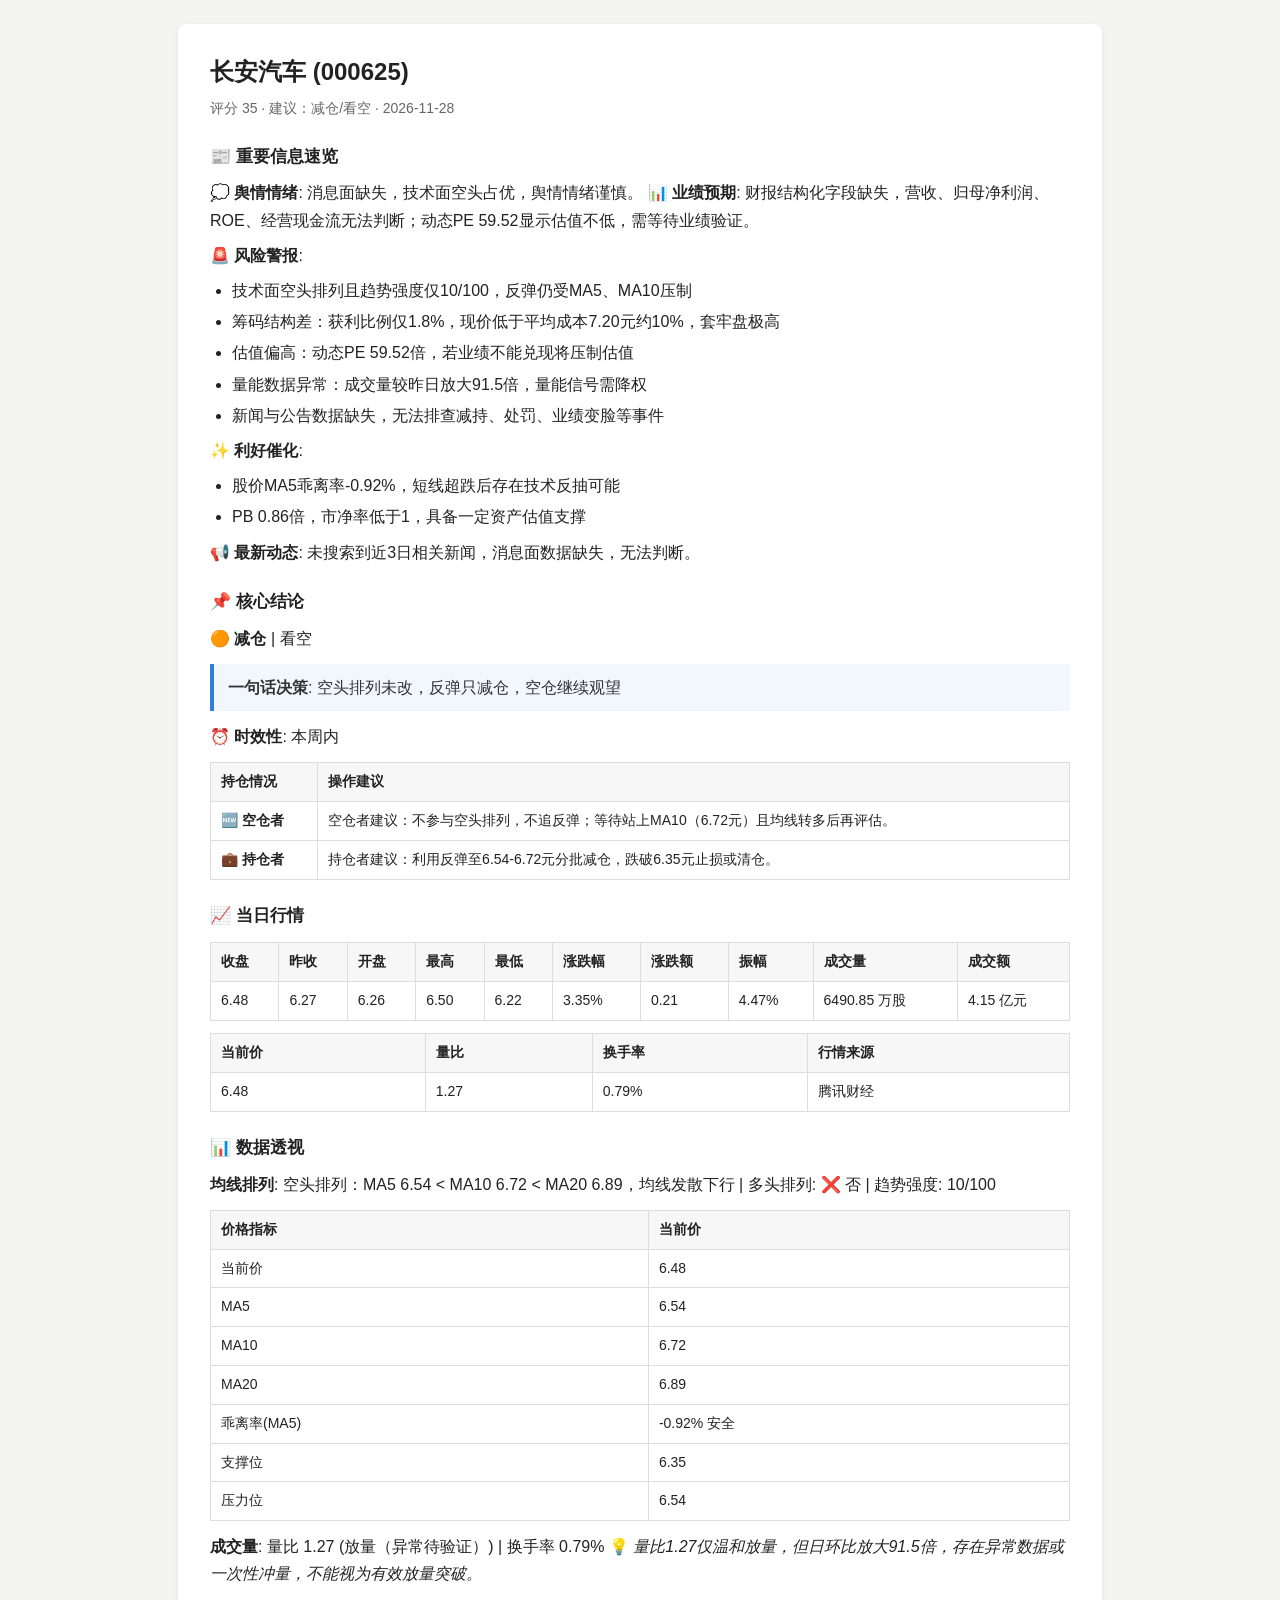
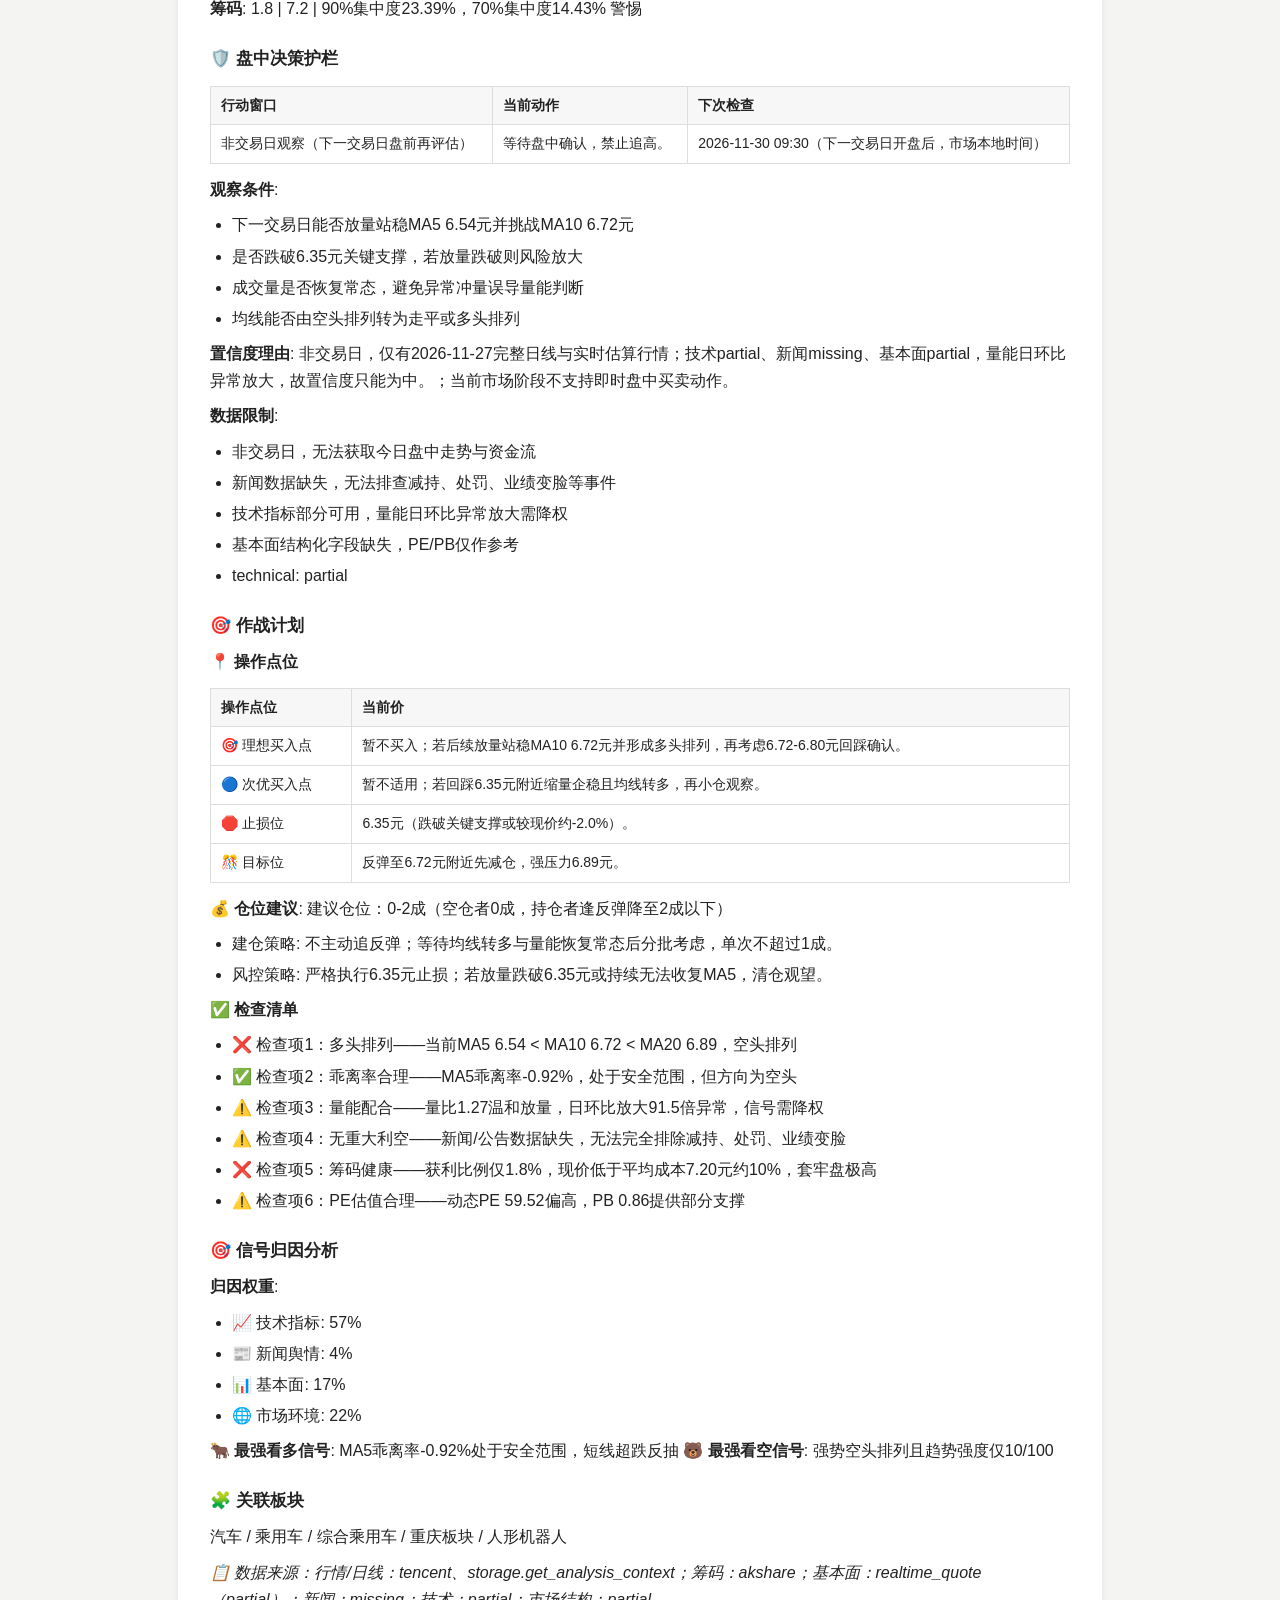
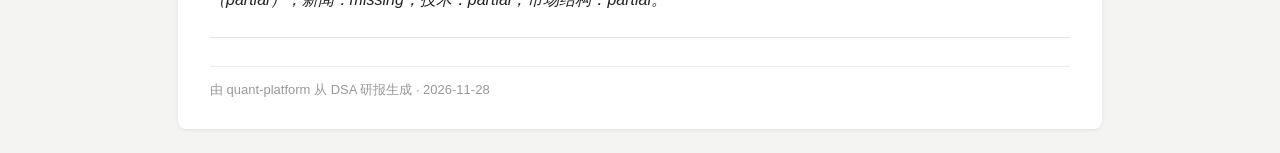
<file: docs/data/reports/2026-11-28/000625.html>
<!DOCTYPE html>
<html lang="zh-CN">
<head>
<meta charset="utf-8">
<meta name="viewport" content="width=device-width, initial-scale=1">
<title>长安汽车 (000625) 研报 · 2026-11-28</title>
<style>
body{margin:0;background:#f4f4f2;color:#222;font-family:-apple-system,BlinkMacSystemFont,"PingFang SC","Microsoft YaHei",sans-serif;line-height:1.7}
main{max-width:860px;margin:24px auto;background:#fff;padding:28px 32px;border-radius:8px;box-shadow:0 1px 4px rgba(0,0,0,.08)}
h1{font-size:24px;margin:0 0 4px}
h2{font-size:20px;margin:28px 0 10px;border-bottom:1px solid #eee;padding-bottom:6px}
h3{font-size:17px;margin:22px 0 8px}
p{margin:8px 0}
.meta{color:#666;font-size:14px;margin:0 0 8px}
blockquote{margin:12px 0;padding:10px 14px;border-left:4px solid #2f7de1;background:#f2f7fe;color:#333}
table{border-collapse:collapse;width:100%;margin:12px 0;font-size:14px}
th,td{border:1px solid #ddd;padding:7px 10px;text-align:left;vertical-align:top}
th{background:#f7f7f7}
ul,ol{margin:8px 0;padding-left:22px}
li{margin:4px 0}
hr{border:none;border-top:1px solid #e5e5e5;margin:24px 0}
code{background:#f1f1f1;padding:1px 5px;border-radius:3px;font-size:.9em}
footer{margin-top:28px;padding-top:12px;border-top:1px solid #eee;color:#999;font-size:13px}
</style>
</head>
<body>
<main>
<h1>长安汽车 (000625)</h1>
<p class="meta">评分 35 · 建议：减仓/看空 · 2026-11-28</p>
<h3>📰 重要信息速览</h3>
<p><strong>💭 舆情情绪</strong>: 消息面缺失，技术面空头占优，舆情情绪谨慎。 <strong>📊 业绩预期</strong>: 财报结构化字段缺失，营收、归母净利润、ROE、经营现金流无法判断；动态PE 59.52显示估值不低，需等待业绩验证。</p>
<p><strong>🚨 风险警报</strong>:</p>
<ul><li>技术面空头排列且趋势强度仅10/100，反弹仍受MA5、MA10压制</li><li>筹码结构差：获利比例仅1.8%，现价低于平均成本7.20元约10%，套牢盘极高</li><li>估值偏高：动态PE 59.52倍，若业绩不能兑现将压制估值</li><li>量能数据异常：成交量较昨日放大91.5倍，量能信号需降权</li><li>新闻与公告数据缺失，无法排查减持、处罚、业绩变脸等事件</li></ul>
<p><strong>✨ 利好催化</strong>:</p>
<ul><li>股价MA5乖离率-0.92%，短线超跌后存在技术反抽可能</li><li>PB 0.86倍，市净率低于1，具备一定资产估值支撑</li></ul>
<p><strong>📢 最新动态</strong>: 未搜索到近3日相关新闻，消息面数据缺失，无法判断。</p>
<h3>📌 核心结论</h3>
<p><strong>🟠 减仓</strong> | 看空</p>
<blockquote><strong>一句话决策</strong>: 空头排列未改，反弹只减仓，空仓继续观望</blockquote>
<p>⏰ <strong>时效性</strong>: 本周内</p>
<table><thead><tr><th>持仓情况</th><th>操作建议</th></tr></thead><tbody><tr><td>🆕 <strong>空仓者</strong></td><td>空仓者建议：不参与空头排列，不追反弹；等待站上MA10（6.72元）且均线转多后再评估。</td></tr><tr><td>💼 <strong>持仓者</strong></td><td>持仓者建议：利用反弹至6.54-6.72元分批减仓，跌破6.35元止损或清仓。</td></tr></tbody></table>
<h3>📈 当日行情</h3>
<table><thead><tr><th>收盘</th><th>昨收</th><th>开盘</th><th>最高</th><th>最低</th><th>涨跌幅</th><th>涨跌额</th><th>振幅</th><th>成交量</th><th>成交额</th></tr></thead><tbody><tr><td>6.48</td><td>6.27</td><td>6.26</td><td>6.50</td><td>6.22</td><td>3.35%</td><td>0.21</td><td>4.47%</td><td>6490.85 万股</td><td>4.15 亿元</td></tr></tbody></table>
<table><thead><tr><th>当前价</th><th>量比</th><th>换手率</th><th>行情来源</th></tr></thead><tbody><tr><td>6.48</td><td>1.27</td><td>0.79%</td><td>腾讯财经</td></tr></tbody></table>
<h3>📊 数据透视</h3>
<p><strong>均线排列</strong>: 空头排列：MA5 6.54 &lt; MA10 6.72 &lt; MA20 6.89，均线发散下行 | 多头排列: ❌ 否 | 趋势强度: 10/100</p>
<table><thead><tr><th>价格指标</th><th>当前价</th></tr></thead><tbody><tr><td>当前价</td><td>6.48</td></tr><tr><td>MA5</td><td>6.54</td></tr><tr><td>MA10</td><td>6.72</td></tr><tr><td>MA20</td><td>6.89</td></tr><tr><td>乖离率(MA5)</td><td>-0.92% 安全</td></tr><tr><td>支撑位</td><td>6.35</td></tr><tr><td>压力位</td><td>6.54</td></tr></tbody></table>
<p><strong>成交量</strong>: 量比 1.27 (放量（异常待验证）) | 换手率 0.79% 💡 <em>量比1.27仅温和放量，但日环比放大91.5倍，存在异常数据或一次性冲量，不能视为有效放量突破。</em></p>
<p><strong>筹码</strong>: 1.8 | 7.2 | 90%集中度23.39%，70%集中度14.43% 警惕</p>
<h3>🛡️ 盘中决策护栏</h3>
<table><thead><tr><th>行动窗口</th><th>当前动作</th><th>下次检查</th></tr></thead><tbody><tr><td>非交易日观察（下一交易日盘前再评估）</td><td>等待盘中确认，禁止追高。</td><td>2026-11-30 09:30（下一交易日开盘后，市场本地时间）</td></tr></tbody></table>
<p><strong>观察条件</strong>:</p>
<ul><li>下一交易日能否放量站稳MA5 6.54元并挑战MA10 6.72元</li><li>是否跌破6.35元关键支撑，若放量跌破则风险放大</li><li>成交量是否恢复常态，避免异常冲量误导量能判断</li><li>均线能否由空头排列转为走平或多头排列</li></ul>
<p><strong>置信度理由</strong>: 非交易日，仅有2026-11-27完整日线与实时估算行情；技术partial、新闻missing、基本面partial，量能日环比异常放大，故置信度只能为中。；当前市场阶段不支持即时盘中买卖动作。</p>
<p><strong>数据限制</strong>:</p>
<ul><li>非交易日，无法获取今日盘中走势与资金流</li><li>新闻数据缺失，无法排查减持、处罚、业绩变脸等事件</li><li>技术指标部分可用，量能日环比异常放大需降权</li><li>基本面结构化字段缺失，PE/PB仅作参考</li><li>technical: partial</li></ul>
<h3>🎯 作战计划</h3>
<p><strong>📍 操作点位</strong></p>
<table><thead><tr><th>操作点位</th><th>当前价</th></tr></thead><tbody><tr><td>🎯 理想买入点</td><td>暂不买入；若后续放量站稳MA10 6.72元并形成多头排列，再考虑6.72-6.80元回踩确认。</td></tr><tr><td>🔵 次优买入点</td><td>暂不适用；若回踩6.35元附近缩量企稳且均线转多，再小仓观察。</td></tr><tr><td>🛑 止损位</td><td>6.35元（跌破关键支撑或较现价约-2.0%）。</td></tr><tr><td>🎊 目标位</td><td>反弹至6.72元附近先减仓，强压力6.89元。</td></tr></tbody></table>
<p><strong>💰 仓位建议</strong>: 建议仓位：0-2成（空仓者0成，持仓者逢反弹降至2成以下）</p>
<ul><li>建仓策略: 不主动追反弹；等待均线转多与量能恢复常态后分批考虑，单次不超过1成。</li><li>风控策略: 严格执行6.35元止损；若放量跌破6.35元或持续无法收复MA5，清仓观望。</li></ul>
<p><strong>✅ 检查清单</strong></p>
<ul><li>❌ 检查项1：多头排列——当前MA5 6.54 &lt; MA10 6.72 &lt; MA20 6.89，空头排列</li><li>✅ 检查项2：乖离率合理——MA5乖离率-0.92%，处于安全范围，但方向为空头</li><li>⚠️ 检查项3：量能配合——量比1.27温和放量，日环比放大91.5倍异常，信号需降权</li><li>⚠️ 检查项4：无重大利空——新闻/公告数据缺失，无法完全排除减持、处罚、业绩变脸</li><li>❌ 检查项5：筹码健康——获利比例仅1.8%，现价低于平均成本7.20元约10%，套牢盘极高</li><li>⚠️ 检查项6：PE估值合理——动态PE 59.52偏高，PB 0.86提供部分支撑</li></ul>
<h3>🎯 信号归因分析</h3>
<p><strong>归因权重</strong>:</p>
<ul><li>📈 技术指标: 57%</li><li>📰 新闻舆情: 4%</li><li>📊 基本面: 17%</li><li>🌐 市场环境: 22%</li></ul>
<p><strong>🐂 最强看多信号</strong>: MA5乖离率-0.92%处于安全范围，短线超跌反抽 <strong>🐻 最强看空信号</strong>: 强势空头排列且趋势强度仅10/100</p>
<h3>🧩 关联板块</h3>
<p>汽车 / 乘用车 / 综合乘用车 / 重庆板块 / 人形机器人</p>
<p><em>📋 数据来源：行情/日线：tencent、storage.get_analysis_context；筹码：akshare；基本面：realtime_quote（partial）；新闻：missing；技术：partial；市场结构：partial。</em></p>
<hr>
<footer>由 quant-platform 从 DSA 研报生成 · 2026-11-28</footer>
</main>
</body>
</html>
</file>
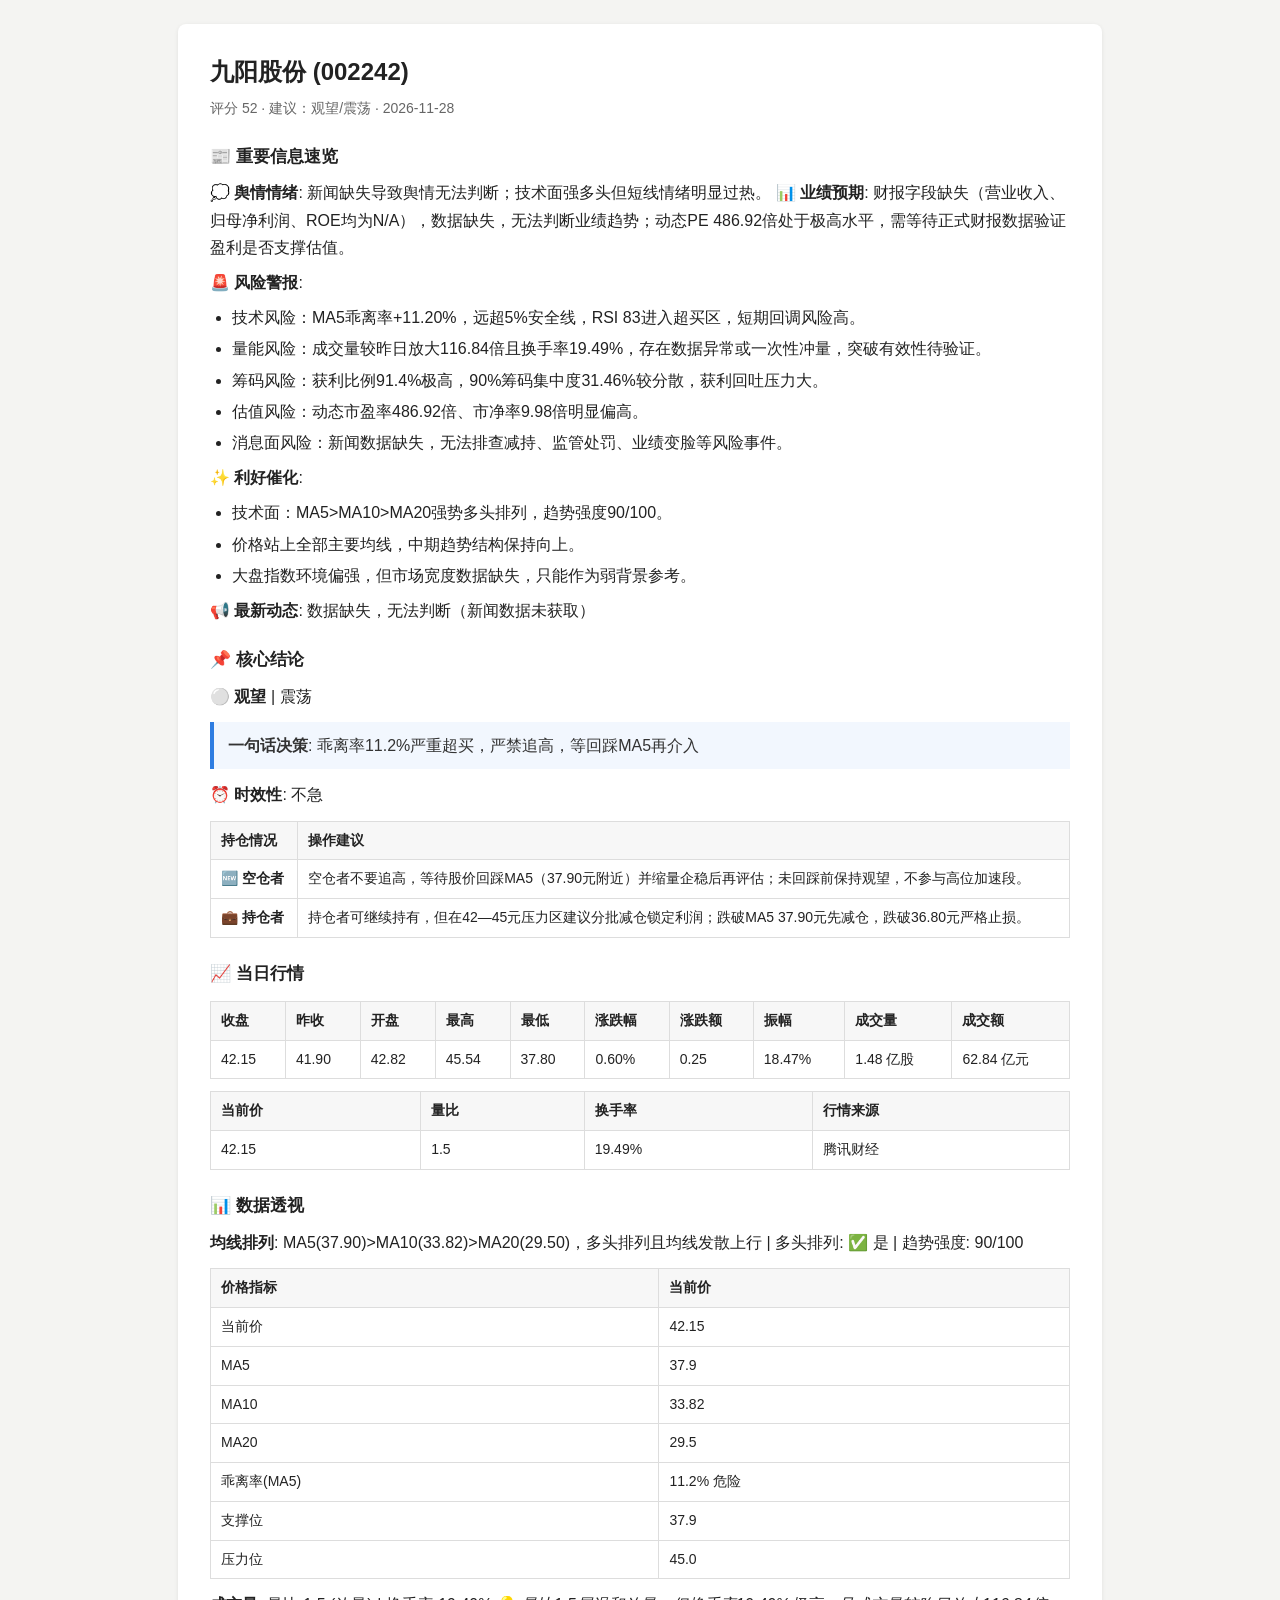
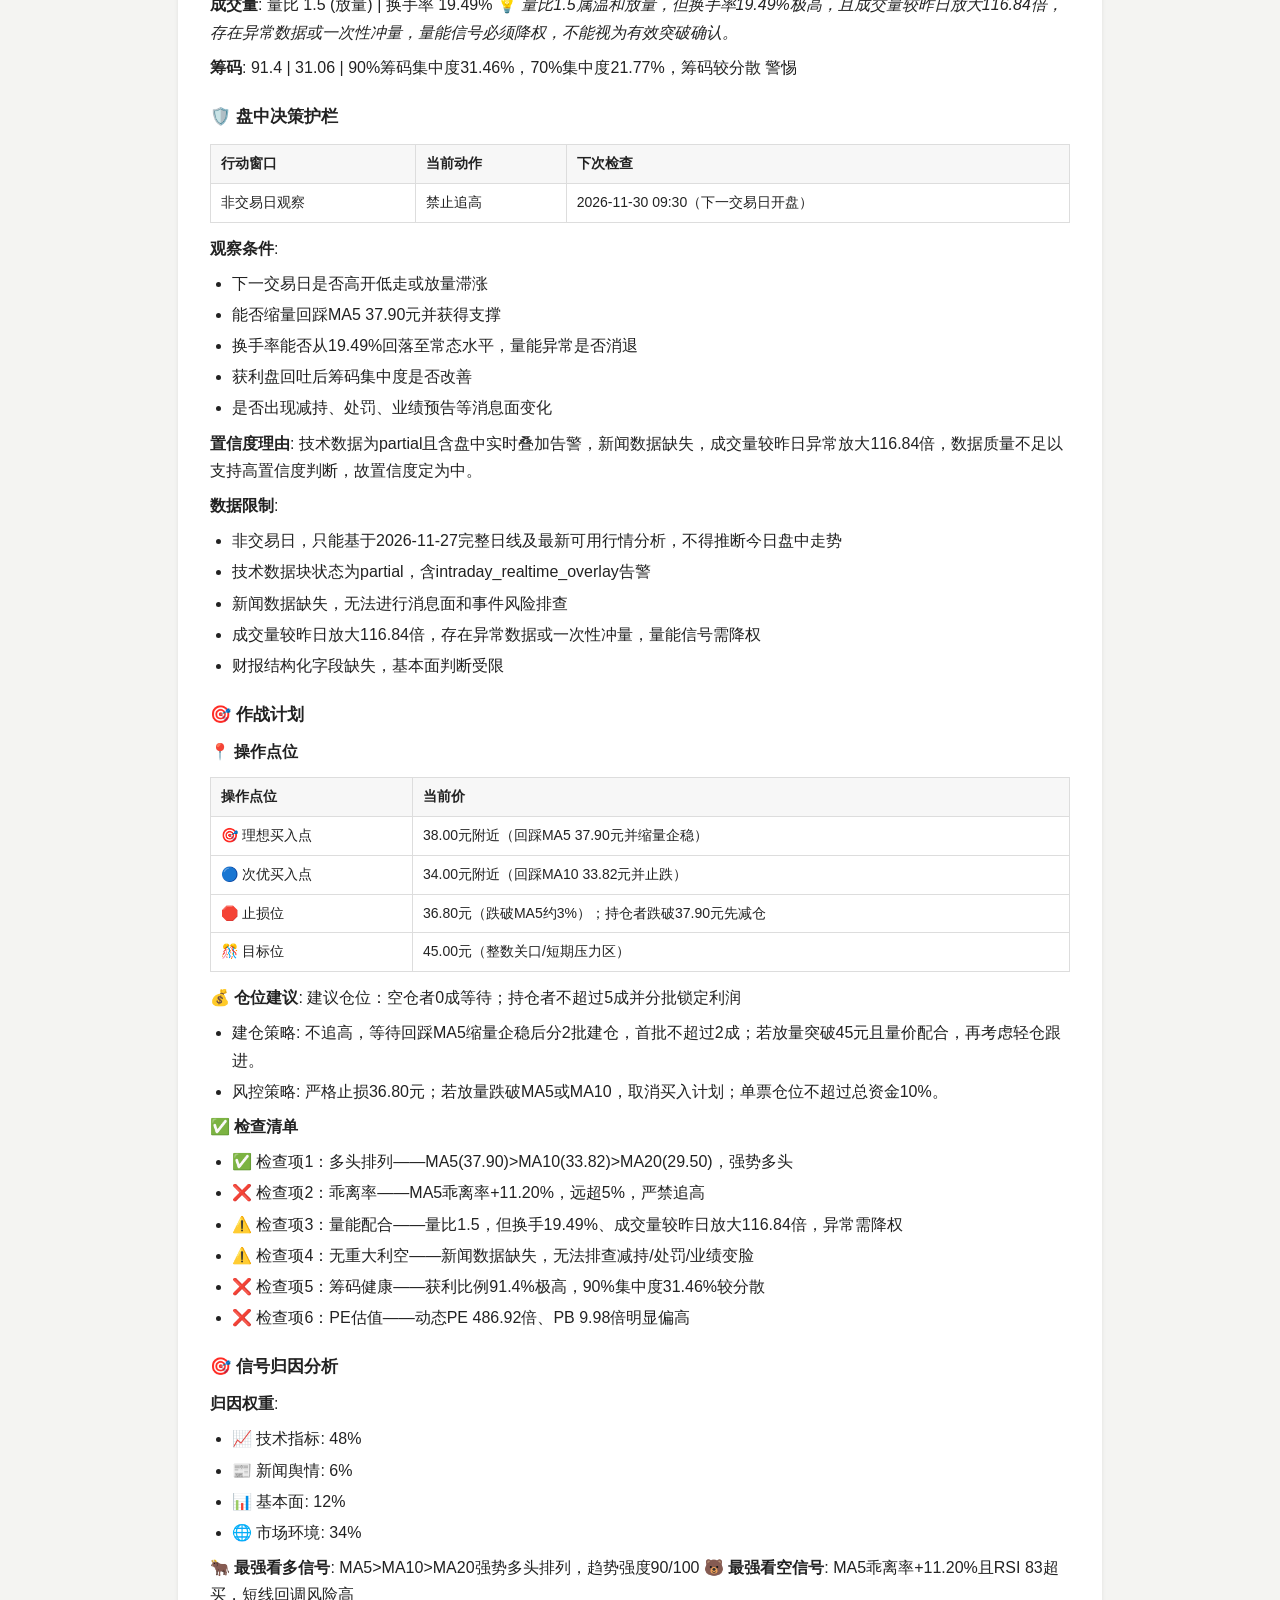
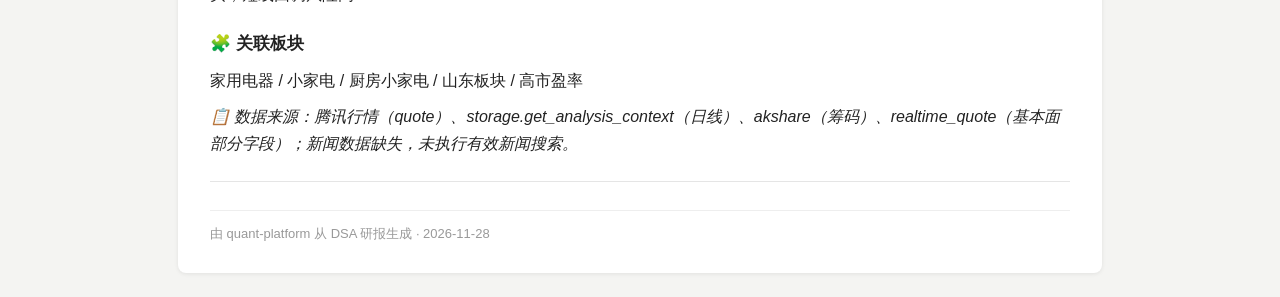
<file: docs/data/reports/2026-11-28/002242.html>
<!DOCTYPE html>
<html lang="zh-CN">
<head>
<meta charset="utf-8">
<meta name="viewport" content="width=device-width, initial-scale=1">
<title>九阳股份 (002242) 研报 · 2026-11-28</title>
<style>
body{margin:0;background:#f4f4f2;color:#222;font-family:-apple-system,BlinkMacSystemFont,"PingFang SC","Microsoft YaHei",sans-serif;line-height:1.7}
main{max-width:860px;margin:24px auto;background:#fff;padding:28px 32px;border-radius:8px;box-shadow:0 1px 4px rgba(0,0,0,.08)}
h1{font-size:24px;margin:0 0 4px}
h2{font-size:20px;margin:28px 0 10px;border-bottom:1px solid #eee;padding-bottom:6px}
h3{font-size:17px;margin:22px 0 8px}
p{margin:8px 0}
.meta{color:#666;font-size:14px;margin:0 0 8px}
blockquote{margin:12px 0;padding:10px 14px;border-left:4px solid #2f7de1;background:#f2f7fe;color:#333}
table{border-collapse:collapse;width:100%;margin:12px 0;font-size:14px}
th,td{border:1px solid #ddd;padding:7px 10px;text-align:left;vertical-align:top}
th{background:#f7f7f7}
ul,ol{margin:8px 0;padding-left:22px}
li{margin:4px 0}
hr{border:none;border-top:1px solid #e5e5e5;margin:24px 0}
code{background:#f1f1f1;padding:1px 5px;border-radius:3px;font-size:.9em}
footer{margin-top:28px;padding-top:12px;border-top:1px solid #eee;color:#999;font-size:13px}
</style>
</head>
<body>
<main>
<h1>九阳股份 (002242)</h1>
<p class="meta">评分 52 · 建议：观望/震荡 · 2026-11-28</p>
<h3>📰 重要信息速览</h3>
<p><strong>💭 舆情情绪</strong>: 新闻缺失导致舆情无法判断；技术面强多头但短线情绪明显过热。 <strong>📊 业绩预期</strong>: 财报字段缺失（营业收入、归母净利润、ROE均为N/A），数据缺失，无法判断业绩趋势；动态PE 486.92倍处于极高水平，需等待正式财报数据验证盈利是否支撑估值。</p>
<p><strong>🚨 风险警报</strong>:</p>
<ul><li>技术风险：MA5乖离率+11.20%，远超5%安全线，RSI 83进入超买区，短期回调风险高。</li><li>量能风险：成交量较昨日放大116.84倍且换手率19.49%，存在数据异常或一次性冲量，突破有效性待验证。</li><li>筹码风险：获利比例91.4%极高，90%筹码集中度31.46%较分散，获利回吐压力大。</li><li>估值风险：动态市盈率486.92倍、市净率9.98倍明显偏高。</li><li>消息面风险：新闻数据缺失，无法排查减持、监管处罚、业绩变脸等风险事件。</li></ul>
<p><strong>✨ 利好催化</strong>:</p>
<ul><li>技术面：MA5&gt;MA10&gt;MA20强势多头排列，趋势强度90/100。</li><li>价格站上全部主要均线，中期趋势结构保持向上。</li><li>大盘指数环境偏强，但市场宽度数据缺失，只能作为弱背景参考。</li></ul>
<p><strong>📢 最新动态</strong>: 数据缺失，无法判断（新闻数据未获取）</p>
<h3>📌 核心结论</h3>
<p><strong>⚪ 观望</strong> | 震荡</p>
<blockquote><strong>一句话决策</strong>: 乖离率11.2%严重超买，严禁追高，等回踩MA5再介入</blockquote>
<p>⏰ <strong>时效性</strong>: 不急</p>
<table><thead><tr><th>持仓情况</th><th>操作建议</th></tr></thead><tbody><tr><td>🆕 <strong>空仓者</strong></td><td>空仓者不要追高，等待股价回踩MA5（37.90元附近）并缩量企稳后再评估；未回踩前保持观望，不参与高位加速段。</td></tr><tr><td>💼 <strong>持仓者</strong></td><td>持仓者可继续持有，但在42—45元压力区建议分批减仓锁定利润；跌破MA5 37.90元先减仓，跌破36.80元严格止损。</td></tr></tbody></table>
<h3>📈 当日行情</h3>
<table><thead><tr><th>收盘</th><th>昨收</th><th>开盘</th><th>最高</th><th>最低</th><th>涨跌幅</th><th>涨跌额</th><th>振幅</th><th>成交量</th><th>成交额</th></tr></thead><tbody><tr><td>42.15</td><td>41.90</td><td>42.82</td><td>45.54</td><td>37.80</td><td>0.60%</td><td>0.25</td><td>18.47%</td><td>1.48 亿股</td><td>62.84 亿元</td></tr></tbody></table>
<table><thead><tr><th>当前价</th><th>量比</th><th>换手率</th><th>行情来源</th></tr></thead><tbody><tr><td>42.15</td><td>1.5</td><td>19.49%</td><td>腾讯财经</td></tr></tbody></table>
<h3>📊 数据透视</h3>
<p><strong>均线排列</strong>: MA5(37.90)&gt;MA10(33.82)&gt;MA20(29.50)，多头排列且均线发散上行 | 多头排列: ✅ 是 | 趋势强度: 90/100</p>
<table><thead><tr><th>价格指标</th><th>当前价</th></tr></thead><tbody><tr><td>当前价</td><td>42.15</td></tr><tr><td>MA5</td><td>37.9</td></tr><tr><td>MA10</td><td>33.82</td></tr><tr><td>MA20</td><td>29.5</td></tr><tr><td>乖离率(MA5)</td><td>11.2% 危险</td></tr><tr><td>支撑位</td><td>37.9</td></tr><tr><td>压力位</td><td>45.0</td></tr></tbody></table>
<p><strong>成交量</strong>: 量比 1.5 (放量) | 换手率 19.49% 💡 <em>量比1.5属温和放量，但换手率19.49%极高，且成交量较昨日放大116.84倍，存在异常数据或一次性冲量，量能信号必须降权，不能视为有效突破确认。</em></p>
<p><strong>筹码</strong>: 91.4 | 31.06 | 90%筹码集中度31.46%，70%集中度21.77%，筹码较分散 警惕</p>
<h3>🛡️ 盘中决策护栏</h3>
<table><thead><tr><th>行动窗口</th><th>当前动作</th><th>下次检查</th></tr></thead><tbody><tr><td>非交易日观察</td><td>禁止追高</td><td>2026-11-30 09:30（下一交易日开盘）</td></tr></tbody></table>
<p><strong>观察条件</strong>:</p>
<ul><li>下一交易日是否高开低走或放量滞涨</li><li>能否缩量回踩MA5 37.90元并获得支撑</li><li>换手率能否从19.49%回落至常态水平，量能异常是否消退</li><li>获利盘回吐后筹码集中度是否改善</li><li>是否出现减持、处罚、业绩预告等消息面变化</li></ul>
<p><strong>置信度理由</strong>: 技术数据为partial且含盘中实时叠加告警，新闻数据缺失，成交量较昨日异常放大116.84倍，数据质量不足以支持高置信度判断，故置信度定为中。</p>
<p><strong>数据限制</strong>:</p>
<ul><li>非交易日，只能基于2026-11-27完整日线及最新可用行情分析，不得推断今日盘中走势</li><li>技术数据块状态为partial，含intraday_realtime_overlay告警</li><li>新闻数据缺失，无法进行消息面和事件风险排查</li><li>成交量较昨日放大116.84倍，存在异常数据或一次性冲量，量能信号需降权</li><li>财报结构化字段缺失，基本面判断受限</li></ul>
<h3>🎯 作战计划</h3>
<p><strong>📍 操作点位</strong></p>
<table><thead><tr><th>操作点位</th><th>当前价</th></tr></thead><tbody><tr><td>🎯 理想买入点</td><td>38.00元附近（回踩MA5 37.90元并缩量企稳）</td></tr><tr><td>🔵 次优买入点</td><td>34.00元附近（回踩MA10 33.82元并止跌）</td></tr><tr><td>🛑 止损位</td><td>36.80元（跌破MA5约3%）；持仓者跌破37.90元先减仓</td></tr><tr><td>🎊 目标位</td><td>45.00元（整数关口/短期压力区）</td></tr></tbody></table>
<p><strong>💰 仓位建议</strong>: 建议仓位：空仓者0成等待；持仓者不超过5成并分批锁定利润</p>
<ul><li>建仓策略: 不追高，等待回踩MA5缩量企稳后分2批建仓，首批不超过2成；若放量突破45元且量价配合，再考虑轻仓跟进。</li><li>风控策略: 严格止损36.80元；若放量跌破MA5或MA10，取消买入计划；单票仓位不超过总资金10%。</li></ul>
<p><strong>✅ 检查清单</strong></p>
<ul><li>✅ 检查项1：多头排列——MA5(37.90)&gt;MA10(33.82)&gt;MA20(29.50)，强势多头</li><li>❌ 检查项2：乖离率——MA5乖离率+11.20%，远超5%，严禁追高</li><li>⚠️ 检查项3：量能配合——量比1.5，但换手19.49%、成交量较昨日放大116.84倍，异常需降权</li><li>⚠️ 检查项4：无重大利空——新闻数据缺失，无法排查减持/处罚/业绩变脸</li><li>❌ 检查项5：筹码健康——获利比例91.4%极高，90%集中度31.46%较分散</li><li>❌ 检查项6：PE估值——动态PE 486.92倍、PB 9.98倍明显偏高</li></ul>
<h3>🎯 信号归因分析</h3>
<p><strong>归因权重</strong>:</p>
<ul><li>📈 技术指标: 48%</li><li>📰 新闻舆情: 6%</li><li>📊 基本面: 12%</li><li>🌐 市场环境: 34%</li></ul>
<p><strong>🐂 最强看多信号</strong>: MA5&gt;MA10&gt;MA20强势多头排列，趋势强度90/100 <strong>🐻 最强看空信号</strong>: MA5乖离率+11.20%且RSI 83超买，短线回调风险高</p>
<h3>🧩 关联板块</h3>
<p>家用电器 / 小家电 / 厨房小家电 / 山东板块 / 高市盈率</p>
<p><em>📋 数据来源：腾讯行情（quote）、storage.get_analysis_context（日线）、akshare（筹码）、realtime_quote（基本面部分字段）；新闻数据缺失，未执行有效新闻搜索。</em></p>
<hr>
<footer>由 quant-platform 从 DSA 研报生成 · 2026-11-28</footer>
</main>
</body>
</html>
</file>
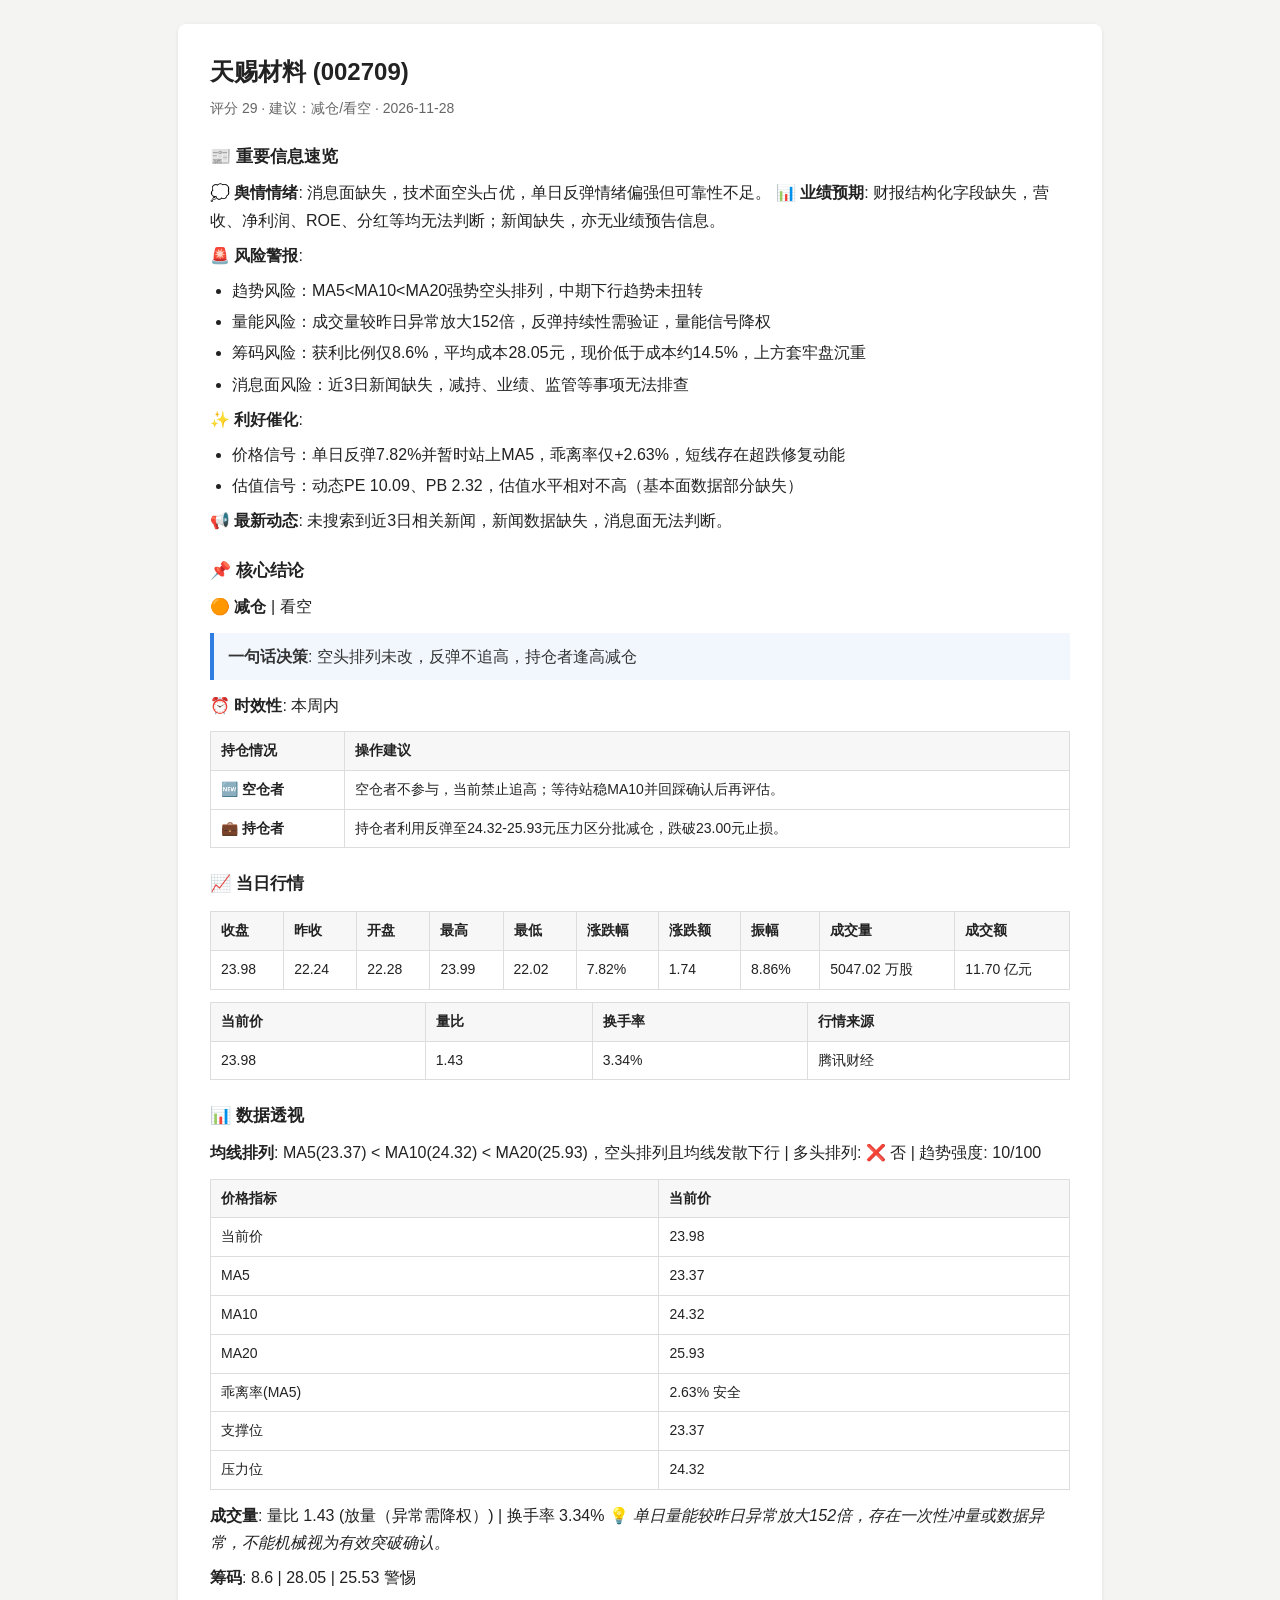
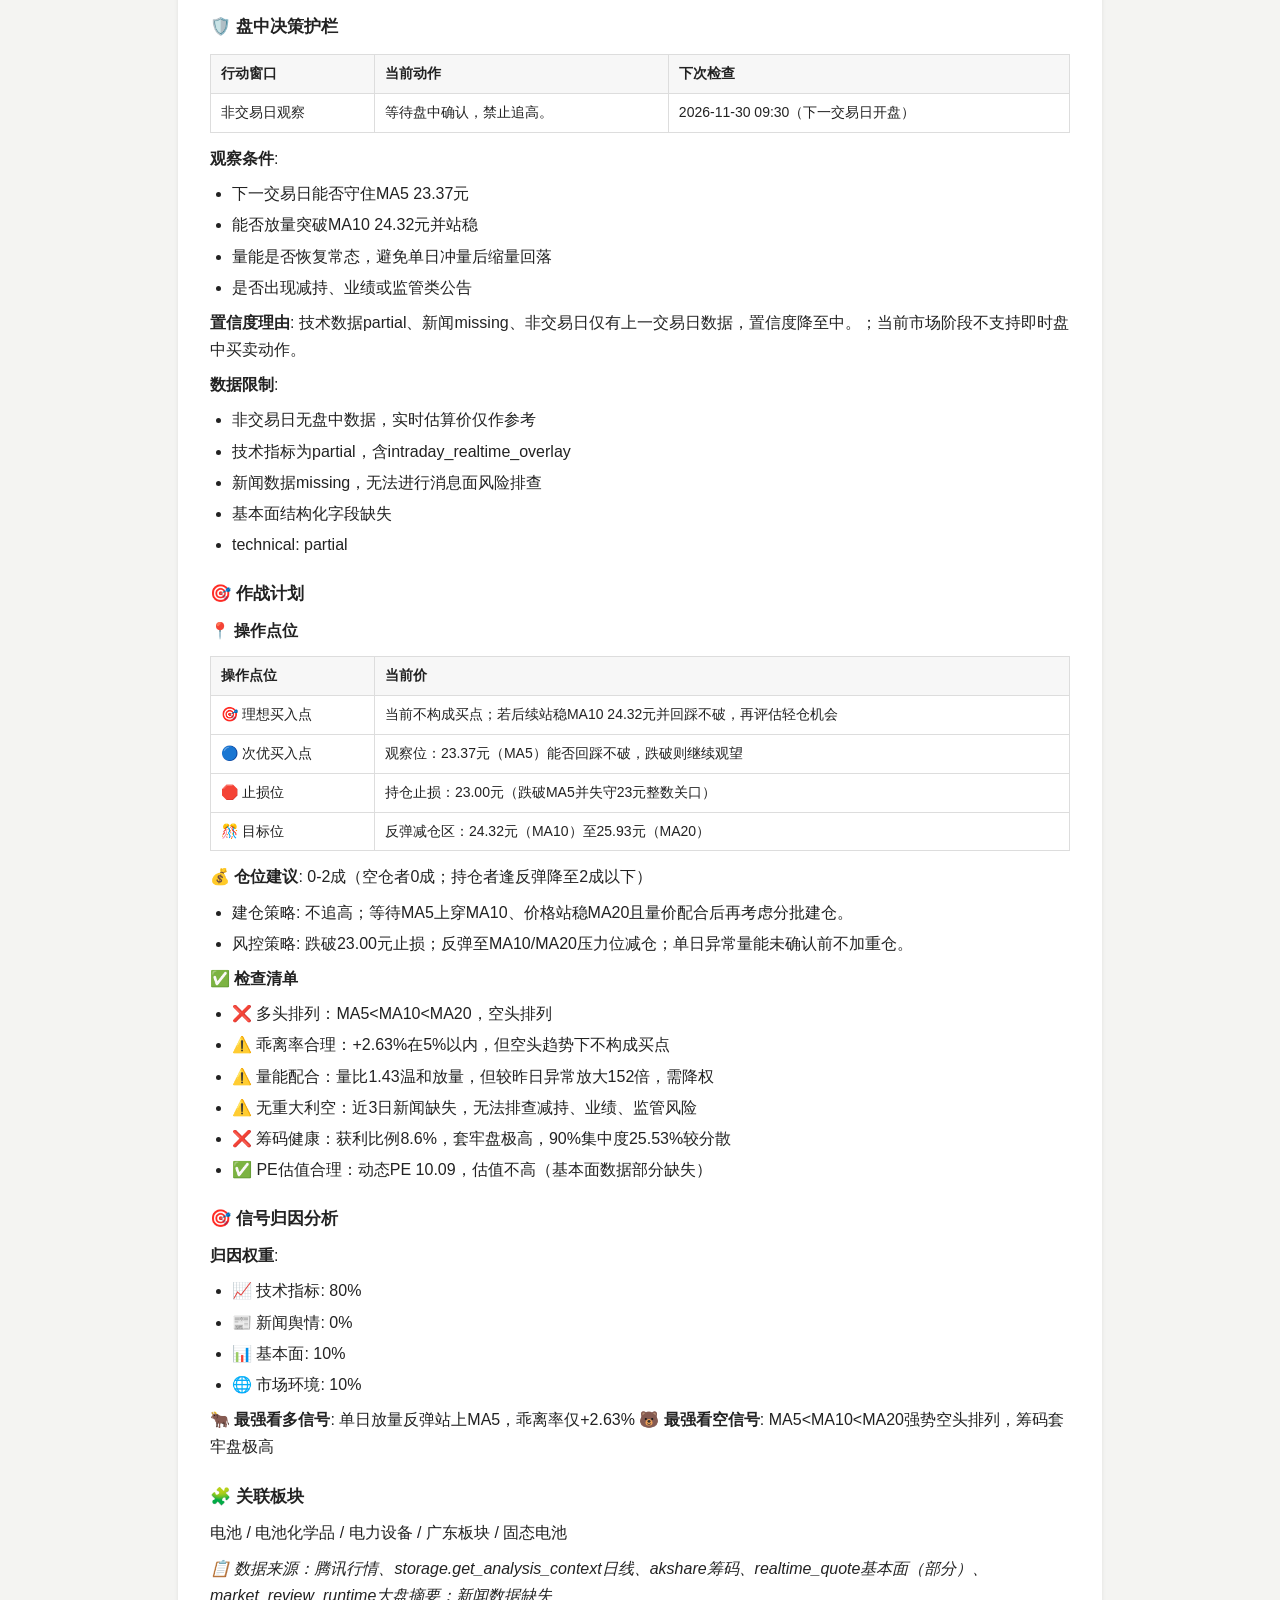
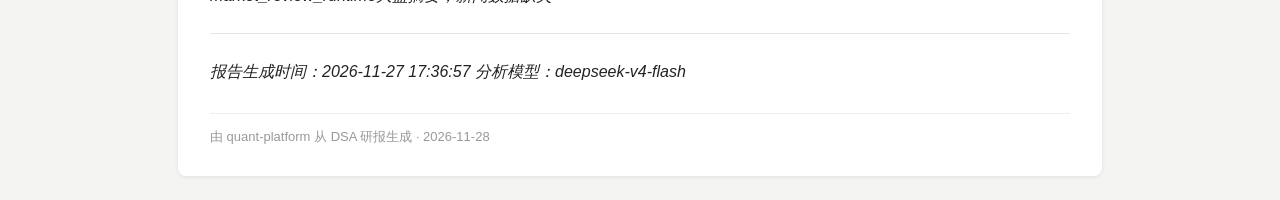
<file: docs/data/reports/2026-11-28/002709.html>
<!DOCTYPE html>
<html lang="zh-CN">
<head>
<meta charset="utf-8">
<meta name="viewport" content="width=device-width, initial-scale=1">
<title>天赐材料 (002709) 研报 · 2026-11-28</title>
<style>
body{margin:0;background:#f4f4f2;color:#222;font-family:-apple-system,BlinkMacSystemFont,"PingFang SC","Microsoft YaHei",sans-serif;line-height:1.7}
main{max-width:860px;margin:24px auto;background:#fff;padding:28px 32px;border-radius:8px;box-shadow:0 1px 4px rgba(0,0,0,.08)}
h1{font-size:24px;margin:0 0 4px}
h2{font-size:20px;margin:28px 0 10px;border-bottom:1px solid #eee;padding-bottom:6px}
h3{font-size:17px;margin:22px 0 8px}
p{margin:8px 0}
.meta{color:#666;font-size:14px;margin:0 0 8px}
blockquote{margin:12px 0;padding:10px 14px;border-left:4px solid #2f7de1;background:#f2f7fe;color:#333}
table{border-collapse:collapse;width:100%;margin:12px 0;font-size:14px}
th,td{border:1px solid #ddd;padding:7px 10px;text-align:left;vertical-align:top}
th{background:#f7f7f7}
ul,ol{margin:8px 0;padding-left:22px}
li{margin:4px 0}
hr{border:none;border-top:1px solid #e5e5e5;margin:24px 0}
code{background:#f1f1f1;padding:1px 5px;border-radius:3px;font-size:.9em}
footer{margin-top:28px;padding-top:12px;border-top:1px solid #eee;color:#999;font-size:13px}
</style>
</head>
<body>
<main>
<h1>天赐材料 (002709)</h1>
<p class="meta">评分 29 · 建议：减仓/看空 · 2026-11-28</p>
<h3>📰 重要信息速览</h3>
<p><strong>💭 舆情情绪</strong>: 消息面缺失，技术面空头占优，单日反弹情绪偏强但可靠性不足。 <strong>📊 业绩预期</strong>: 财报结构化字段缺失，营收、净利润、ROE、分红等均无法判断；新闻缺失，亦无业绩预告信息。</p>
<p><strong>🚨 风险警报</strong>:</p>
<ul><li>趋势风险：MA5&lt;MA10&lt;MA20强势空头排列，中期下行趋势未扭转</li><li>量能风险：成交量较昨日异常放大152倍，反弹持续性需验证，量能信号降权</li><li>筹码风险：获利比例仅8.6%，平均成本28.05元，现价低于成本约14.5%，上方套牢盘沉重</li><li>消息面风险：近3日新闻缺失，减持、业绩、监管等事项无法排查</li></ul>
<p><strong>✨ 利好催化</strong>:</p>
<ul><li>价格信号：单日反弹7.82%并暂时站上MA5，乖离率仅+2.63%，短线存在超跌修复动能</li><li>估值信号：动态PE 10.09、PB 2.32，估值水平相对不高（基本面数据部分缺失）</li></ul>
<p><strong>📢 最新动态</strong>: 未搜索到近3日相关新闻，新闻数据缺失，消息面无法判断。</p>
<h3>📌 核心结论</h3>
<p><strong>🟠 减仓</strong> | 看空</p>
<blockquote><strong>一句话决策</strong>: 空头排列未改，反弹不追高，持仓者逢高减仓</blockquote>
<p>⏰ <strong>时效性</strong>: 本周内</p>
<table><thead><tr><th>持仓情况</th><th>操作建议</th></tr></thead><tbody><tr><td>🆕 <strong>空仓者</strong></td><td>空仓者不参与，当前禁止追高；等待站稳MA10并回踩确认后再评估。</td></tr><tr><td>💼 <strong>持仓者</strong></td><td>持仓者利用反弹至24.32-25.93元压力区分批减仓，跌破23.00元止损。</td></tr></tbody></table>
<h3>📈 当日行情</h3>
<table><thead><tr><th>收盘</th><th>昨收</th><th>开盘</th><th>最高</th><th>最低</th><th>涨跌幅</th><th>涨跌额</th><th>振幅</th><th>成交量</th><th>成交额</th></tr></thead><tbody><tr><td>23.98</td><td>22.24</td><td>22.28</td><td>23.99</td><td>22.02</td><td>7.82%</td><td>1.74</td><td>8.86%</td><td>5047.02 万股</td><td>11.70 亿元</td></tr></tbody></table>
<table><thead><tr><th>当前价</th><th>量比</th><th>换手率</th><th>行情来源</th></tr></thead><tbody><tr><td>23.98</td><td>1.43</td><td>3.34%</td><td>腾讯财经</td></tr></tbody></table>
<h3>📊 数据透视</h3>
<p><strong>均线排列</strong>: MA5(23.37) &lt; MA10(24.32) &lt; MA20(25.93)，空头排列且均线发散下行 | 多头排列: ❌ 否 | 趋势强度: 10/100</p>
<table><thead><tr><th>价格指标</th><th>当前价</th></tr></thead><tbody><tr><td>当前价</td><td>23.98</td></tr><tr><td>MA5</td><td>23.37</td></tr><tr><td>MA10</td><td>24.32</td></tr><tr><td>MA20</td><td>25.93</td></tr><tr><td>乖离率(MA5)</td><td>2.63% 安全</td></tr><tr><td>支撑位</td><td>23.37</td></tr><tr><td>压力位</td><td>24.32</td></tr></tbody></table>
<p><strong>成交量</strong>: 量比 1.43 (放量（异常需降权）) | 换手率 3.34% 💡 <em>单日量能较昨日异常放大152倍，存在一次性冲量或数据异常，不能机械视为有效突破确认。</em></p>
<p><strong>筹码</strong>: 8.6 | 28.05 | 25.53 警惕</p>
<h3>🛡️ 盘中决策护栏</h3>
<table><thead><tr><th>行动窗口</th><th>当前动作</th><th>下次检查</th></tr></thead><tbody><tr><td>非交易日观察</td><td>等待盘中确认，禁止追高。</td><td>2026-11-30 09:30（下一交易日开盘）</td></tr></tbody></table>
<p><strong>观察条件</strong>:</p>
<ul><li>下一交易日能否守住MA5 23.37元</li><li>能否放量突破MA10 24.32元并站稳</li><li>量能是否恢复常态，避免单日冲量后缩量回落</li><li>是否出现减持、业绩或监管类公告</li></ul>
<p><strong>置信度理由</strong>: 技术数据partial、新闻missing、非交易日仅有上一交易日数据，置信度降至中。；当前市场阶段不支持即时盘中买卖动作。</p>
<p><strong>数据限制</strong>:</p>
<ul><li>非交易日无盘中数据，实时估算价仅作参考</li><li>技术指标为partial，含intraday_realtime_overlay</li><li>新闻数据missing，无法进行消息面风险排查</li><li>基本面结构化字段缺失</li><li>technical: partial</li></ul>
<h3>🎯 作战计划</h3>
<p><strong>📍 操作点位</strong></p>
<table><thead><tr><th>操作点位</th><th>当前价</th></tr></thead><tbody><tr><td>🎯 理想买入点</td><td>当前不构成买点；若后续站稳MA10 24.32元并回踩不破，再评估轻仓机会</td></tr><tr><td>🔵 次优买入点</td><td>观察位：23.37元（MA5）能否回踩不破，跌破则继续观望</td></tr><tr><td>🛑 止损位</td><td>持仓止损：23.00元（跌破MA5并失守23元整数关口）</td></tr><tr><td>🎊 目标位</td><td>反弹减仓区：24.32元（MA10）至25.93元（MA20）</td></tr></tbody></table>
<p><strong>💰 仓位建议</strong>: 0-2成（空仓者0成；持仓者逢反弹降至2成以下）</p>
<ul><li>建仓策略: 不追高；等待MA5上穿MA10、价格站稳MA20且量价配合后再考虑分批建仓。</li><li>风控策略: 跌破23.00元止损；反弹至MA10/MA20压力位减仓；单日异常量能未确认前不加重仓。</li></ul>
<p><strong>✅ 检查清单</strong></p>
<ul><li>❌ 多头排列：MA5&lt;MA10&lt;MA20，空头排列</li><li>⚠️ 乖离率合理：+2.63%在5%以内，但空头趋势下不构成买点</li><li>⚠️ 量能配合：量比1.43温和放量，但较昨日异常放大152倍，需降权</li><li>⚠️ 无重大利空：近3日新闻缺失，无法排查减持、业绩、监管风险</li><li>❌ 筹码健康：获利比例8.6%，套牢盘极高，90%集中度25.53%较分散</li><li>✅ PE估值合理：动态PE 10.09，估值不高（基本面数据部分缺失）</li></ul>
<h3>🎯 信号归因分析</h3>
<p><strong>归因权重</strong>:</p>
<ul><li>📈 技术指标: 80%</li><li>📰 新闻舆情: 0%</li><li>📊 基本面: 10%</li><li>🌐 市场环境: 10%</li></ul>
<p><strong>🐂 最强看多信号</strong>: 单日放量反弹站上MA5，乖离率仅+2.63% <strong>🐻 最强看空信号</strong>: MA5&lt;MA10&lt;MA20强势空头排列，筹码套牢盘极高</p>
<h3>🧩 关联板块</h3>
<p>电池 / 电池化学品 / 电力设备 / 广东板块 / 固态电池</p>
<p><em>📋 数据来源：腾讯行情、storage.get_analysis_context日线、akshare筹码、realtime_quote基本面（部分）、market_review_runtime大盘摘要；新闻数据缺失</em></p>
<hr>
<p><em>报告生成时间：2026-11-27 17:36:57</em> <em>分析模型：deepseek-v4-flash</em></p>
<footer>由 quant-platform 从 DSA 研报生成 · 2026-11-28</footer>
</main>
</body>
</html>
</file>
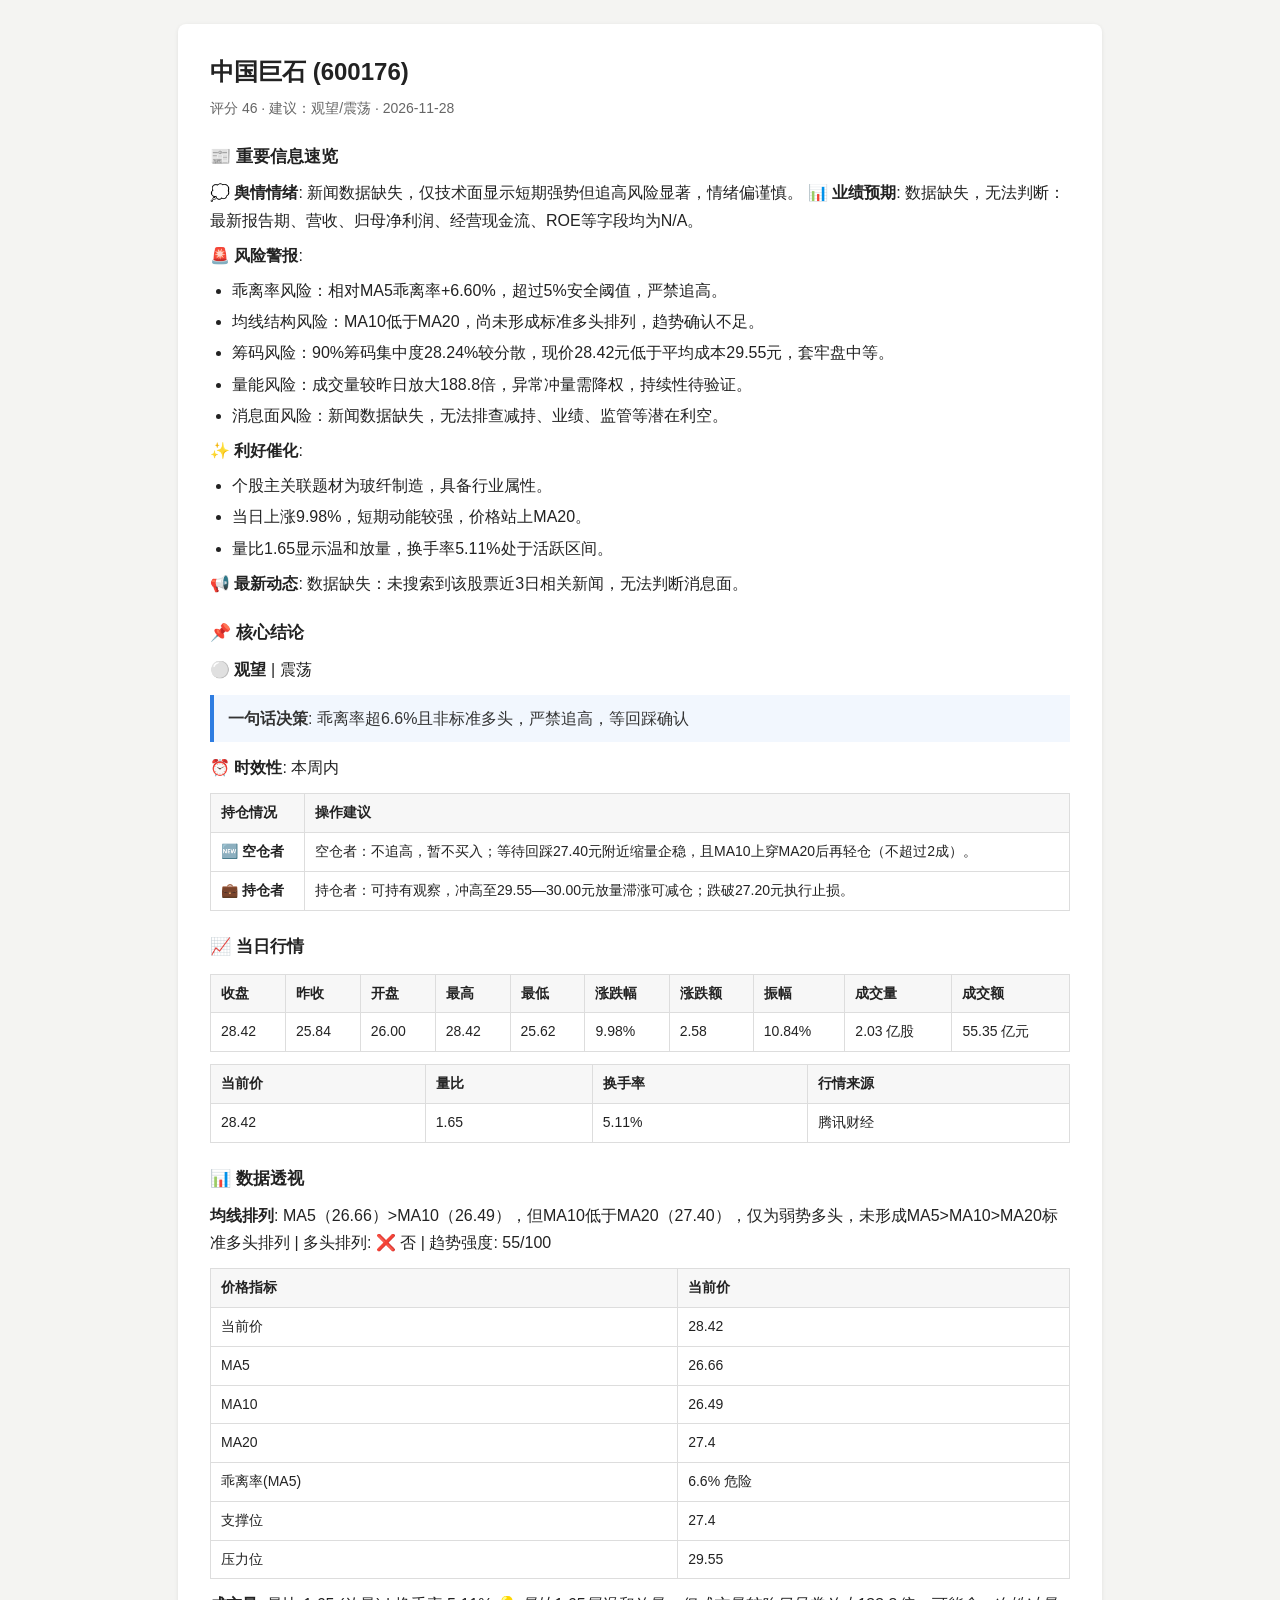
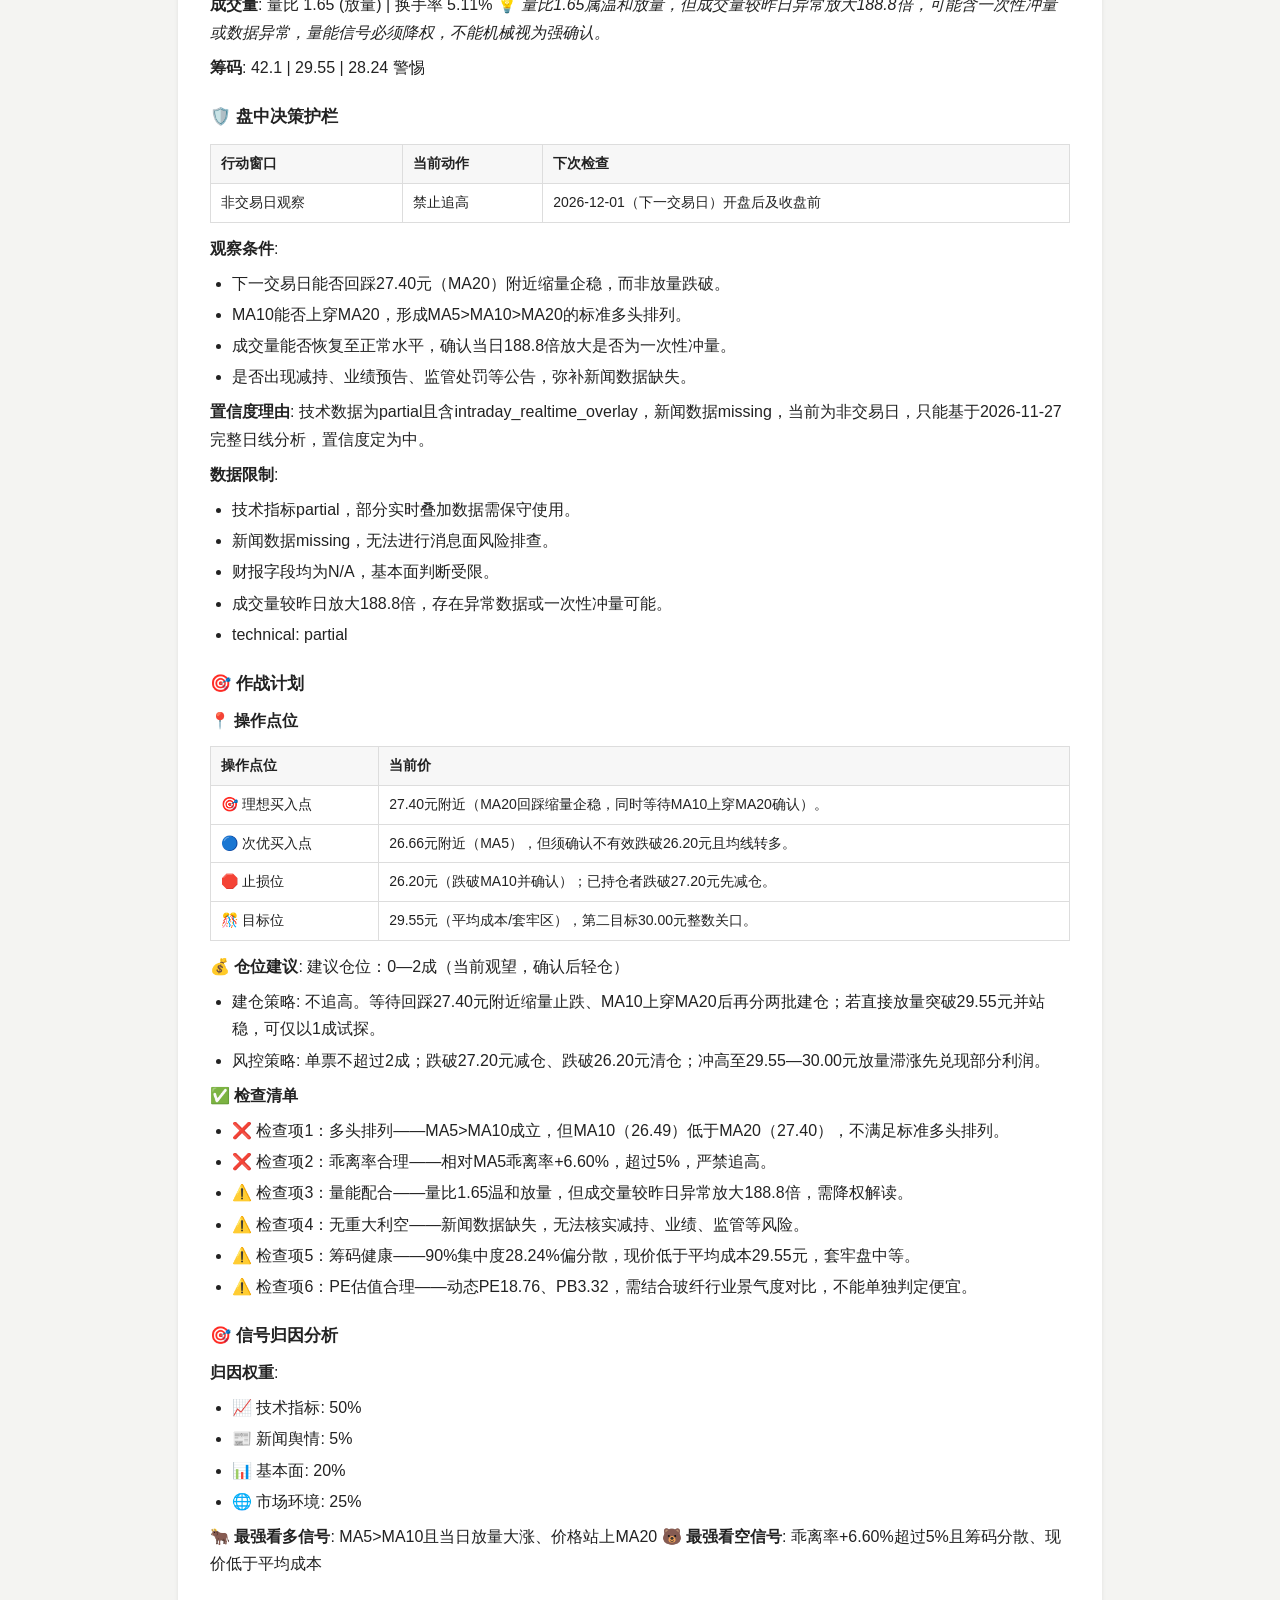
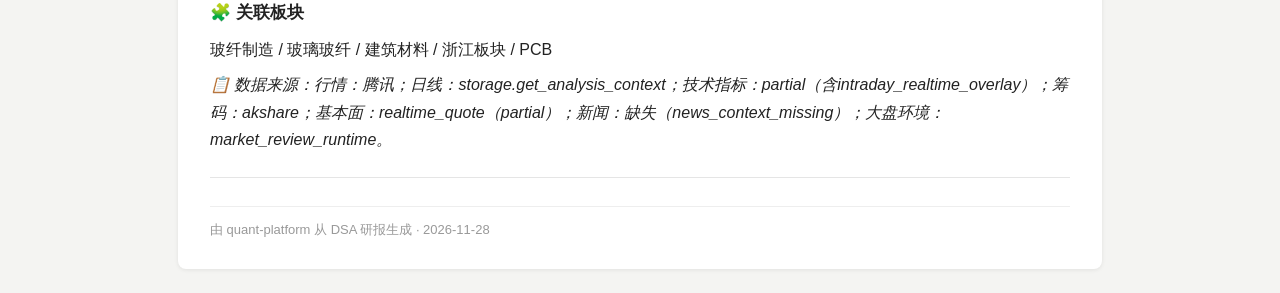
<file: docs/data/reports/2026-11-28/600176.html>
<!DOCTYPE html>
<html lang="zh-CN">
<head>
<meta charset="utf-8">
<meta name="viewport" content="width=device-width, initial-scale=1">
<title>中国巨石 (600176) 研报 · 2026-11-28</title>
<style>
body{margin:0;background:#f4f4f2;color:#222;font-family:-apple-system,BlinkMacSystemFont,"PingFang SC","Microsoft YaHei",sans-serif;line-height:1.7}
main{max-width:860px;margin:24px auto;background:#fff;padding:28px 32px;border-radius:8px;box-shadow:0 1px 4px rgba(0,0,0,.08)}
h1{font-size:24px;margin:0 0 4px}
h2{font-size:20px;margin:28px 0 10px;border-bottom:1px solid #eee;padding-bottom:6px}
h3{font-size:17px;margin:22px 0 8px}
p{margin:8px 0}
.meta{color:#666;font-size:14px;margin:0 0 8px}
blockquote{margin:12px 0;padding:10px 14px;border-left:4px solid #2f7de1;background:#f2f7fe;color:#333}
table{border-collapse:collapse;width:100%;margin:12px 0;font-size:14px}
th,td{border:1px solid #ddd;padding:7px 10px;text-align:left;vertical-align:top}
th{background:#f7f7f7}
ul,ol{margin:8px 0;padding-left:22px}
li{margin:4px 0}
hr{border:none;border-top:1px solid #e5e5e5;margin:24px 0}
code{background:#f1f1f1;padding:1px 5px;border-radius:3px;font-size:.9em}
footer{margin-top:28px;padding-top:12px;border-top:1px solid #eee;color:#999;font-size:13px}
</style>
</head>
<body>
<main>
<h1>中国巨石 (600176)</h1>
<p class="meta">评分 46 · 建议：观望/震荡 · 2026-11-28</p>
<h3>📰 重要信息速览</h3>
<p><strong>💭 舆情情绪</strong>: 新闻数据缺失，仅技术面显示短期强势但追高风险显著，情绪偏谨慎。 <strong>📊 业绩预期</strong>: 数据缺失，无法判断：最新报告期、营收、归母净利润、经营现金流、ROE等字段均为N/A。</p>
<p><strong>🚨 风险警报</strong>:</p>
<ul><li>乖离率风险：相对MA5乖离率+6.60%，超过5%安全阈值，严禁追高。</li><li>均线结构风险：MA10低于MA20，尚未形成标准多头排列，趋势确认不足。</li><li>筹码风险：90%筹码集中度28.24%较分散，现价28.42元低于平均成本29.55元，套牢盘中等。</li><li>量能风险：成交量较昨日放大188.8倍，异常冲量需降权，持续性待验证。</li><li>消息面风险：新闻数据缺失，无法排查减持、业绩、监管等潜在利空。</li></ul>
<p><strong>✨ 利好催化</strong>:</p>
<ul><li>个股主关联题材为玻纤制造，具备行业属性。</li><li>当日上涨9.98%，短期动能较强，价格站上MA20。</li><li>量比1.65显示温和放量，换手率5.11%处于活跃区间。</li></ul>
<p><strong>📢 最新动态</strong>: 数据缺失：未搜索到该股票近3日相关新闻，无法判断消息面。</p>
<h3>📌 核心结论</h3>
<p><strong>⚪ 观望</strong> | 震荡</p>
<blockquote><strong>一句话决策</strong>: 乖离率超6.6%且非标准多头，严禁追高，等回踩确认</blockquote>
<p>⏰ <strong>时效性</strong>: 本周内</p>
<table><thead><tr><th>持仓情况</th><th>操作建议</th></tr></thead><tbody><tr><td>🆕 <strong>空仓者</strong></td><td>空仓者：不追高，暂不买入；等待回踩27.40元附近缩量企稳，且MA10上穿MA20后再轻仓（不超过2成）。</td></tr><tr><td>💼 <strong>持仓者</strong></td><td>持仓者：可持有观察，冲高至29.55—30.00元放量滞涨可减仓；跌破27.20元执行止损。</td></tr></tbody></table>
<h3>📈 当日行情</h3>
<table><thead><tr><th>收盘</th><th>昨收</th><th>开盘</th><th>最高</th><th>最低</th><th>涨跌幅</th><th>涨跌额</th><th>振幅</th><th>成交量</th><th>成交额</th></tr></thead><tbody><tr><td>28.42</td><td>25.84</td><td>26.00</td><td>28.42</td><td>25.62</td><td>9.98%</td><td>2.58</td><td>10.84%</td><td>2.03 亿股</td><td>55.35 亿元</td></tr></tbody></table>
<table><thead><tr><th>当前价</th><th>量比</th><th>换手率</th><th>行情来源</th></tr></thead><tbody><tr><td>28.42</td><td>1.65</td><td>5.11%</td><td>腾讯财经</td></tr></tbody></table>
<h3>📊 数据透视</h3>
<p><strong>均线排列</strong>: MA5（26.66）&gt;MA10（26.49），但MA10低于MA20（27.40），仅为弱势多头，未形成MA5&gt;MA10&gt;MA20标准多头排列 | 多头排列: ❌ 否 | 趋势强度: 55/100</p>
<table><thead><tr><th>价格指标</th><th>当前价</th></tr></thead><tbody><tr><td>当前价</td><td>28.42</td></tr><tr><td>MA5</td><td>26.66</td></tr><tr><td>MA10</td><td>26.49</td></tr><tr><td>MA20</td><td>27.4</td></tr><tr><td>乖离率(MA5)</td><td>6.6% 危险</td></tr><tr><td>支撑位</td><td>27.4</td></tr><tr><td>压力位</td><td>29.55</td></tr></tbody></table>
<p><strong>成交量</strong>: 量比 1.65 (放量) | 换手率 5.11% 💡 <em>量比1.65属温和放量，但成交量较昨日异常放大188.8倍，可能含一次性冲量或数据异常，量能信号必须降权，不能机械视为强确认。</em></p>
<p><strong>筹码</strong>: 42.1 | 29.55 | 28.24 警惕</p>
<h3>🛡️ 盘中决策护栏</h3>
<table><thead><tr><th>行动窗口</th><th>当前动作</th><th>下次检查</th></tr></thead><tbody><tr><td>非交易日观察</td><td>禁止追高</td><td>2026-12-01（下一交易日）开盘后及收盘前</td></tr></tbody></table>
<p><strong>观察条件</strong>:</p>
<ul><li>下一交易日能否回踩27.40元（MA20）附近缩量企稳，而非放量跌破。</li><li>MA10能否上穿MA20，形成MA5&gt;MA10&gt;MA20的标准多头排列。</li><li>成交量能否恢复至正常水平，确认当日188.8倍放大是否为一次性冲量。</li><li>是否出现减持、业绩预告、监管处罚等公告，弥补新闻数据缺失。</li></ul>
<p><strong>置信度理由</strong>: 技术数据为partial且含intraday_realtime_overlay，新闻数据missing，当前为非交易日，只能基于2026-11-27完整日线分析，置信度定为中。</p>
<p><strong>数据限制</strong>:</p>
<ul><li>技术指标partial，部分实时叠加数据需保守使用。</li><li>新闻数据missing，无法进行消息面风险排查。</li><li>财报字段均为N/A，基本面判断受限。</li><li>成交量较昨日放大188.8倍，存在异常数据或一次性冲量可能。</li><li>technical: partial</li></ul>
<h3>🎯 作战计划</h3>
<p><strong>📍 操作点位</strong></p>
<table><thead><tr><th>操作点位</th><th>当前价</th></tr></thead><tbody><tr><td>🎯 理想买入点</td><td>27.40元附近（MA20回踩缩量企稳，同时等待MA10上穿MA20确认）。</td></tr><tr><td>🔵 次优买入点</td><td>26.66元附近（MA5），但须确认不有效跌破26.20元且均线转多。</td></tr><tr><td>🛑 止损位</td><td>26.20元（跌破MA10并确认）；已持仓者跌破27.20元先减仓。</td></tr><tr><td>🎊 目标位</td><td>29.55元（平均成本/套牢区），第二目标30.00元整数关口。</td></tr></tbody></table>
<p><strong>💰 仓位建议</strong>: 建议仓位：0—2成（当前观望，确认后轻仓）</p>
<ul><li>建仓策略: 不追高。等待回踩27.40元附近缩量止跌、MA10上穿MA20后再分两批建仓；若直接放量突破29.55元并站稳，可仅以1成试探。</li><li>风控策略: 单票不超过2成；跌破27.20元减仓、跌破26.20元清仓；冲高至29.55—30.00元放量滞涨先兑现部分利润。</li></ul>
<p><strong>✅ 检查清单</strong></p>
<ul><li>❌ 检查项1：多头排列——MA5&gt;MA10成立，但MA10（26.49）低于MA20（27.40），不满足标准多头排列。</li><li>❌ 检查项2：乖离率合理——相对MA5乖离率+6.60%，超过5%，严禁追高。</li><li>⚠️ 检查项3：量能配合——量比1.65温和放量，但成交量较昨日异常放大188.8倍，需降权解读。</li><li>⚠️ 检查项4：无重大利空——新闻数据缺失，无法核实减持、业绩、监管等风险。</li><li>⚠️ 检查项5：筹码健康——90%集中度28.24%偏分散，现价低于平均成本29.55元，套牢盘中等。</li><li>⚠️ 检查项6：PE估值合理——动态PE18.76、PB3.32，需结合玻纤行业景气度对比，不能单独判定便宜。</li></ul>
<h3>🎯 信号归因分析</h3>
<p><strong>归因权重</strong>:</p>
<ul><li>📈 技术指标: 50%</li><li>📰 新闻舆情: 5%</li><li>📊 基本面: 20%</li><li>🌐 市场环境: 25%</li></ul>
<p><strong>🐂 最强看多信号</strong>: MA5&gt;MA10且当日放量大涨、价格站上MA20 <strong>🐻 最强看空信号</strong>: 乖离率+6.60%超过5%且筹码分散、现价低于平均成本</p>
<h3>🧩 关联板块</h3>
<p>玻纤制造 / 玻璃玻纤 / 建筑材料 / 浙江板块 / PCB</p>
<p><em>📋 数据来源：行情：腾讯；日线：storage.get_analysis_context；技术指标：partial（含intraday_realtime_overlay）；筹码：akshare；基本面：realtime_quote（partial）；新闻：缺失（news_context_missing）；大盘环境：market_review_runtime。</em></p>
<hr>
<footer>由 quant-platform 从 DSA 研报生成 · 2026-11-28</footer>
</main>
</body>
</html>
</file>
<file: docs/style.css>
:root {
  --bg: #f6f7f9;
  --card: #ffffff;
  --text: #1c1e21;
  --muted: #65676b;
  --border: #dddfe2;
  --accent: #0b5fff;
  --accent-text: #ffffff;
  --warn-bg: #fff8e1;
  --warn-text: #7a4a00;
  --error-bg: #fdecea;
  --error-text: #7a1f1a;
}

@media (prefers-color-scheme: dark) {
  :root {
    --bg: #18191a;
    --card: #242526;
    --text: #e4e6eb;
    --muted: #b0b3b8;
    --border: #3a3b3c;
    --accent: #4d8dff;
    --accent-text: #0b1220;
    --warn-bg: #3a2f00;
    --warn-text: #ffd479;
    --error-bg: #3d1512;
    --error-text: #ffb4ac;
  }
}

* { box-sizing: border-box; }

body {
  margin: 0;
  background: var(--bg);
  color: var(--text);
  font-family: -apple-system, "PingFang SC", "Hiragino Sans GB", "Microsoft YaHei", sans-serif;
  line-height: 1.6;
}

.top {
  display: flex;
  justify-content: space-between;
  align-items: flex-end;
  gap: 12px;
  flex-wrap: wrap;
  padding: 16px 20px;
  background: var(--card);
  border-bottom: 1px solid var(--border);
}

.top h1 { margin: 0; font-size: 22px; }
.sub { margin: 2px 0 0; color: var(--muted); font-size: 13px; }
.top-right { display: flex; align-items: center; gap: 8px; flex-wrap: wrap; }
.status { font-size: 13px; color: var(--muted); }

main {
  max-width: 860px;
  margin: 0 auto;
  padding: 16px;
  display: grid;
  gap: 14px;
}

.card {
  background: var(--card);
  border: 1px solid var(--border);
  border-radius: 10px;
  padding: 16px;
}

.card h2 { margin: 0 0 6px; font-size: 18px; }
.card h3 { margin: 14px 0 6px; font-size: 15px; }
.muted { color: var(--muted); }
.small { font-size: 12px; }

.banner {
  max-width: 860px;
  margin: 12px auto 0;
  padding: 10px 14px;
  background: var(--warn-bg);
  color: var(--warn-text);
  border-radius: 8px;
  font-size: 14px;
}
.banner.error { background: var(--error-bg); color: var(--error-text); }

.brief {
  background: var(--bg);
  border-left: 3px solid var(--accent);
  padding: 10px 12px;
  border-radius: 4px;
  margin: 8px 0;
  white-space: pre-wrap;
}

table { width: 100%; border-collapse: collapse; font-size: 14px; margin: 6px 0; }
th, td { padding: 6px 8px; border-bottom: 1px solid var(--border); text-align: left; vertical-align: top; }
th { color: var(--muted); font-weight: 600; }

.report { border-top: 1px solid var(--border); padding: 8px 0; }
.report:first-of-type { border-top: none; }
.report h3 { margin: 0 0 4px; }
.report p { margin: 4px 0; }
.score { color: var(--accent); font-size: 14px; }

.chip {
  display: inline-block;
  background: var(--bg);
  border: 1px solid var(--border);
  border-radius: 16px;
  padding: 4px 6px 4px 12px;
  margin: 0 6px 6px 0;
  font-size: 14px;
}
.chip-x {
  border: none;
  background: transparent;
  color: var(--muted);
  cursor: pointer;
  font-size: 15px;
  padding: 0 4px;
}

.row { display: flex; gap: 8px; flex-wrap: wrap; align-items: center; margin: 10px 0; }

button {
  background: var(--card);
  color: var(--text);
  border: 1px solid var(--border);
  border-radius: 8px;
  padding: 8px 14px;
  font-size: 14px;
  cursor: pointer;
}
button.primary { background: var(--accent); color: var(--accent-text); border-color: var(--accent); }
button:active { opacity: 0.8; }

input[type="text"], input[type="password"], select {
  background: var(--card);
  color: var(--text);
  border: 1px solid var(--border);
  border-radius: 8px;
  padding: 8px 10px;
  font-size: 14px;
}

dialog {
  border: 1px solid var(--border);
  border-radius: 12px;
  background: var(--card);
  color: var(--text);
  max-width: 520px;
  width: calc(100% - 32px);
  padding: 20px;
}
dialog label { display: block; margin: 10px 0; font-size: 14px; }
dialog label input { display: block; width: 100%; margin-top: 4px; }

.foot { max-width: 860px; margin: 0 auto; padding: 0 16px 24px; }

@media (max-width: 600px) {
  .top { padding: 12px 14px; }
  main { padding: 10px; }
  table { font-size: 13px; }
}
</file>
